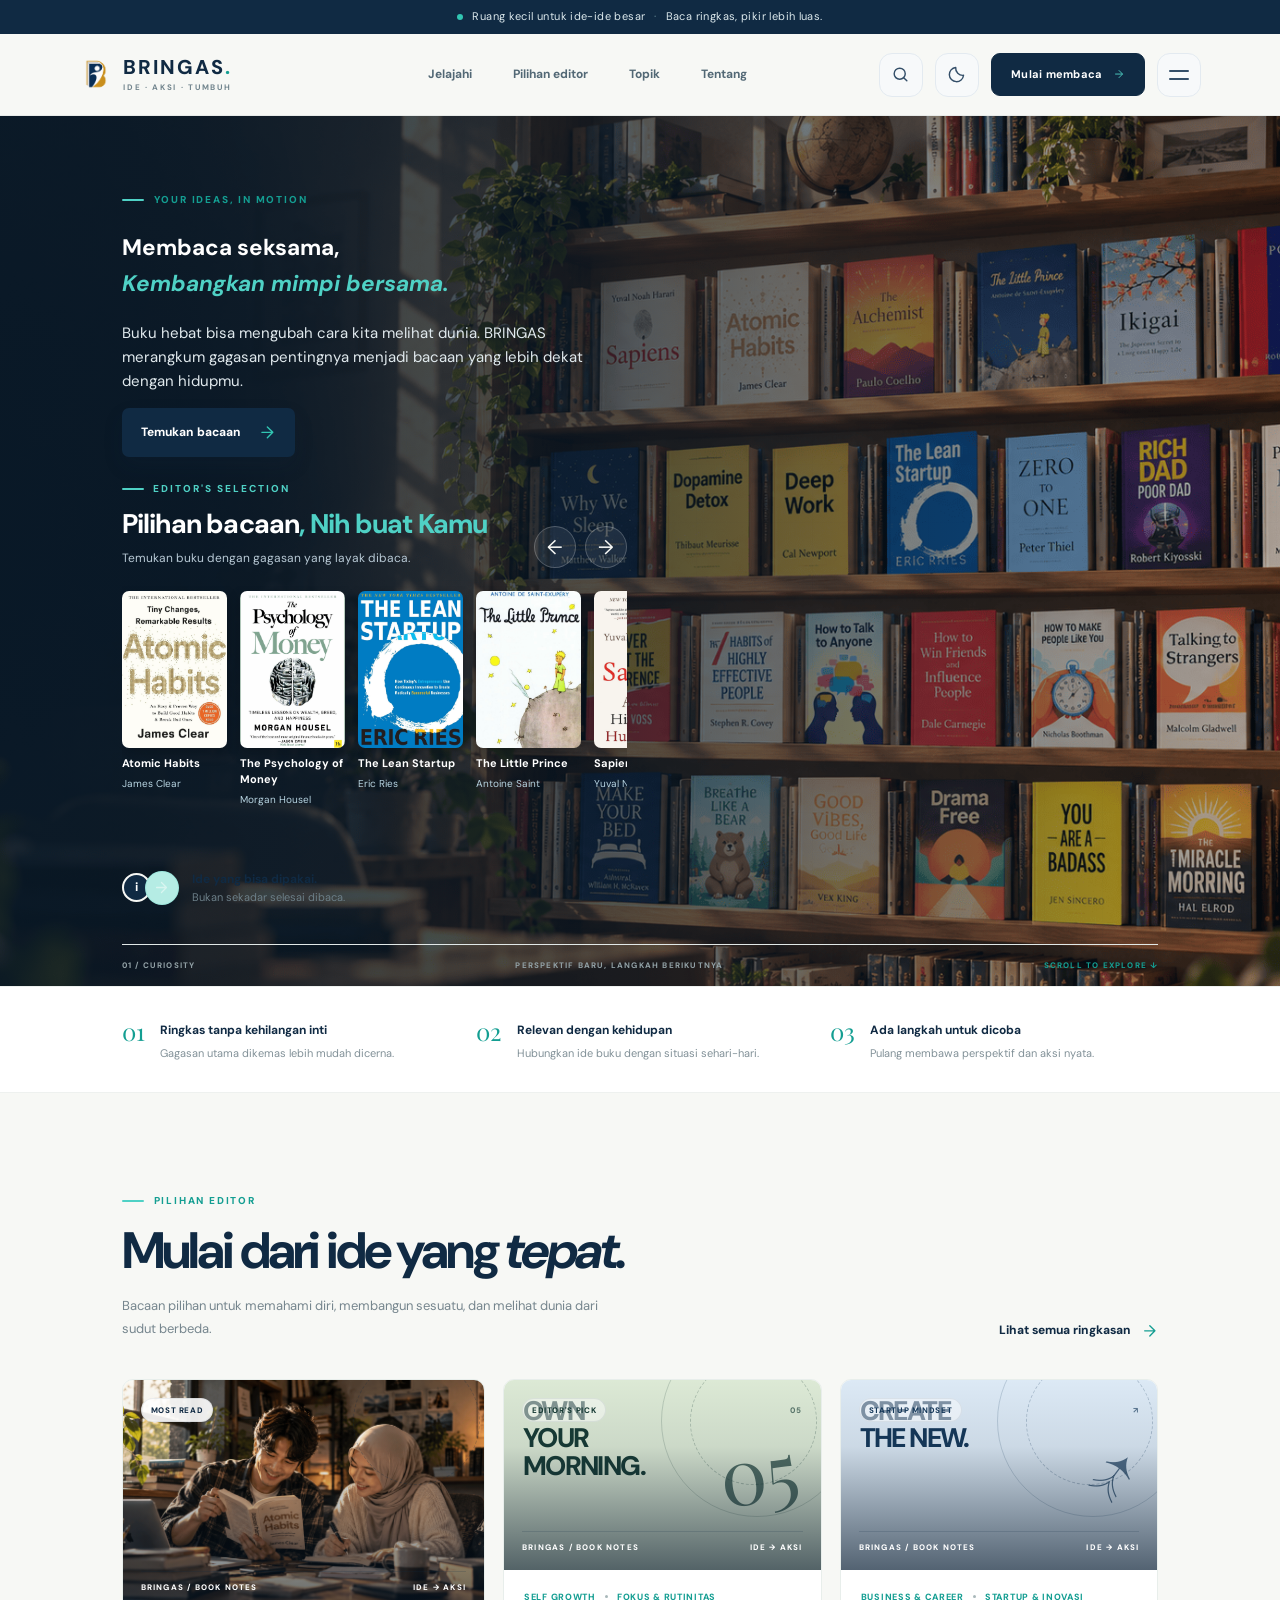
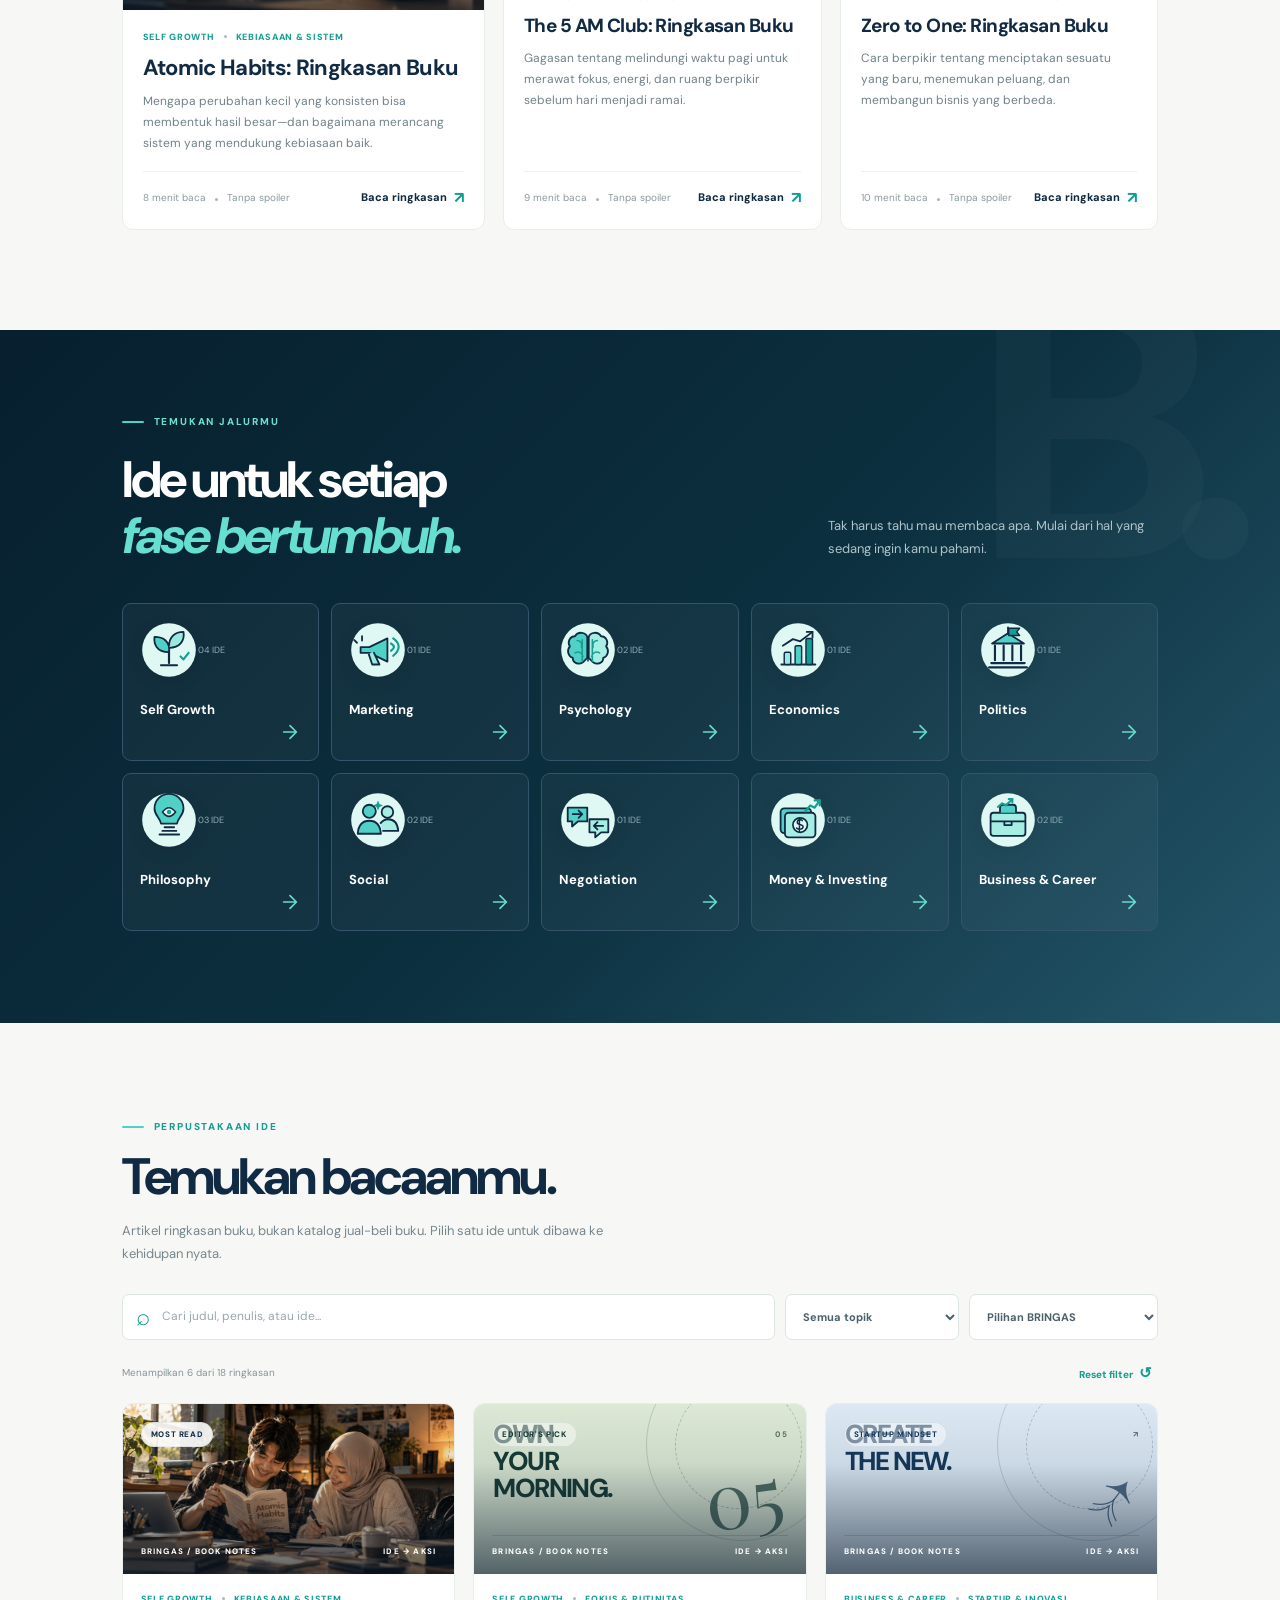
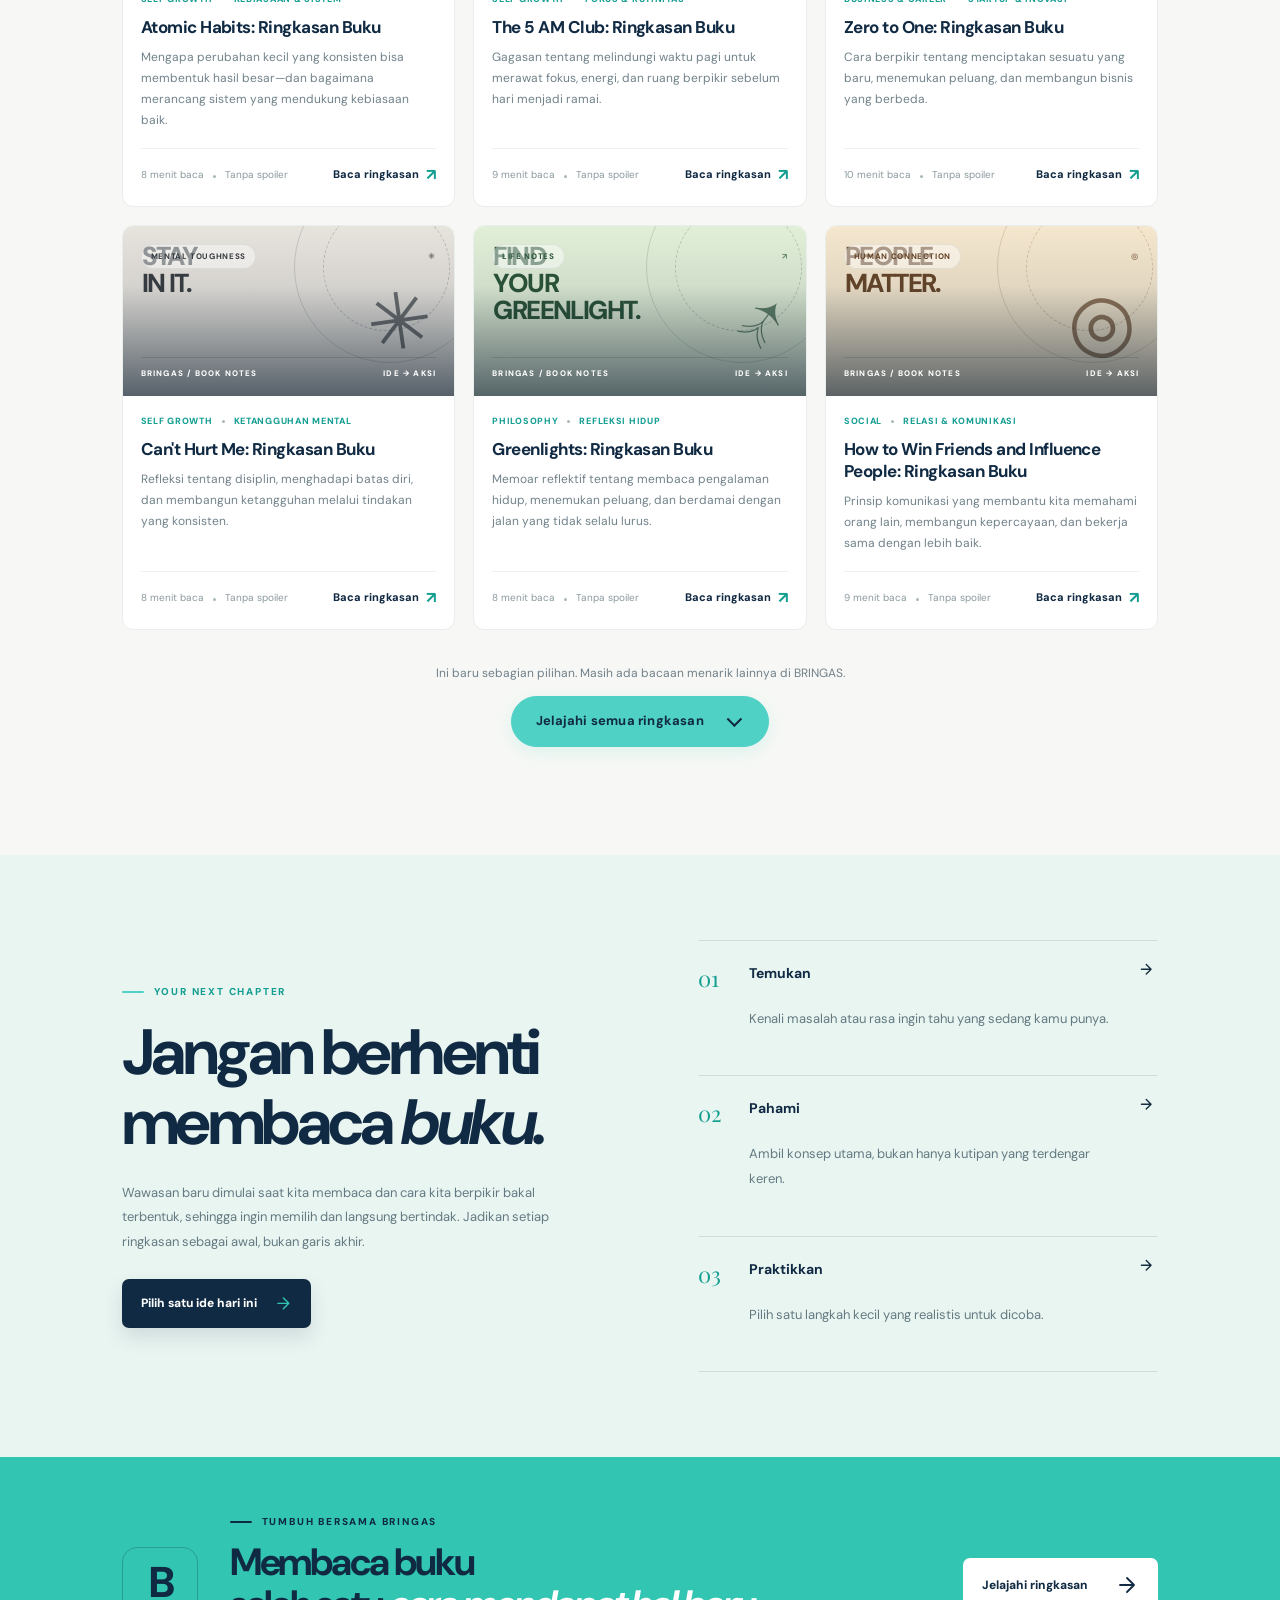
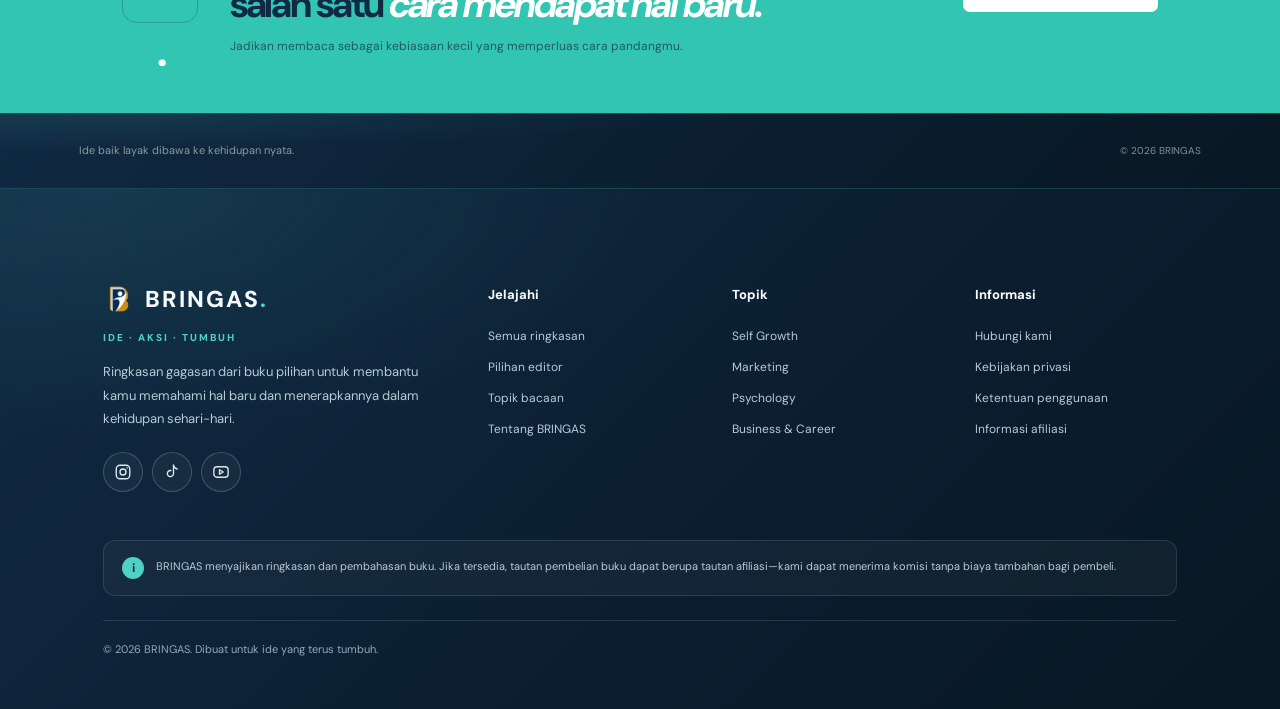
<file: index.html>
<!doctype html>
<html lang="id">
  <head>
    <meta charset="utf-8" />
    <meta name="viewport" content="width=device-width, initial-scale=1" />
    <title>BRINGAS — Baca Ide. Bangun Diri.</title>
    <meta
      name="description"
      content="Temukan ringkasan buku yang membuka perspektif baru, membantu mengambil keputusan, dan mengubah ide menjadi aksi bersama BRINGAS."
    />

    <!-- BRINGAS FAVICON -->
    <link rel="icon" type="image/png" href="assets/images/favicon.png" />
    <link rel="apple-touch-icon" href="assets/images/favicon.png" />
    <meta name="theme-color" content="#102A43" />

    <meta name="theme-color" content="#102a43" />
    <meta property="og:type" content="website" />
    <meta property="og:title" content="BRINGAS — Baca Ide. Bangun Diri." />
    <meta
      property="og:description"
      content="Ringkasan buku, ide besar, dan pelajaran praktis untuk kehidupan nyata."
    />
    <link rel="icon" type="image/svg+xml" href="assets/bringas-icon.svg" />
    <link rel="preconnect" href="https://fonts.googleapis.com" />
    <link rel="preconnect" href="https://fonts.gstatic.com" crossorigin />
    <link
      href="https://fonts.googleapis.com/css2?family=DM+Sans:wght@400;500;600;700;800&family=Manrope:wght@400;500;600;700;800&family=Playfair+Display:wght@600;700;800&display=swap"
      rel="stylesheet"
    />

    <link rel="stylesheet" href="style.css" />
  </head>
  <body>
    <div class="announcement">
      <span class="announce-dot"></span> Ruang kecil untuk ide-ide besar
      <span class="announce-sep">·</span> Baca ringkas, pikir lebih luas.
    </div>
    <header class="site-header" id="top">
      <a class="brand" href="#top" aria-label="BRINGAS beranda">
        <img src="assets/bringas-icon.png" alt="" class="brand-icon" />
        <span class="brand-word"
          >BRINGAS<span class="brand-period">.</span
          ><small>IDE · AKSI · TUMBUH</small></span
        >
      </a>
      <nav class="desktop-nav" aria-label="Navigasi utama">
        <a href="#jelajahi">Jelajahi</a
        ><a href="#pilihan-editor">Pilihan editor</a><a href="jalur/self-growth.html">Topik</a
        ><a href="#tentang">Tentang</a>
      </nav>
      <div class="header-actions">
        <button
          class="icon-btn header-search"
          id="searchOpen"
          type="button"
          aria-label="Buka pencarian"
          title="Cari artikel"
        >
          <svg
            xmlns="http://www.w3.org/2000/svg"
            width="20"
            height="20"
            viewBox="0 0 24 24"
            fill="none"
            stroke="currentColor"
            stroke-width="1.8"
            stroke-linecap="round"
            stroke-linejoin="round"
          >
            <circle cx="11" cy="11" r="7"></circle>
            <path d="m20 20-4-4"></path>
          </svg>
        </button>
        <button
          class="icon-btn theme-btn theme-toggle"
          id="themeToggle"
          type="button"
          aria-label="Ganti tema"
          title="Ganti tema"
        >
          <i data-lucide="moon"></i>
        </button>

       <a class="header-cta" href="#" id="startReadingBtn">
  Mulai membaca
  <span class="arrow-wrap" aria-hidden="true">
    <svg class="arrow-icon" viewBox="0 0 24 24" fill="none">
      <path
        d="M5 12h13M12 5l7 7-7 7"
        stroke="currentColor"
        stroke-width="1.8"
        stroke-linecap="round"
        stroke-linejoin="round"
      />
    </svg>
  </span>
</a>
        <button class="icon-btn mobile-menu-toggle" id="mobileMenuOpen" type="button"
          aria-label="Buka menu navigasi" aria-expanded="false" aria-controls="mobileMenu">
          <span class="hamburger-lines" aria-hidden="true"><i></i><i></i></span>
        </button>
      </div>
    </header>

    <main>
      <section class="hero" aria-labelledby="hero-title">
        <div class="hero-grid"></div>
        <div class="hero-copy">
          <div class="eyebrow">
            <span class="eyebrow-line"></span> YOUR IDEAS, IN MOTION
          </div>
          <h1 id="hero-title">
            Membaca seksama,<br /><em>Kembangkan mimpi bersama.</em>
          </h1>
          <p class="hero-lede">
            Buku hebat bisa mengubah cara kita melihat dunia. BRINGAS merangkum
            gagasan pentingnya menjadi bacaan yang lebih dekat dengan hidupmu.
          </p>
          <div class="hero-actions">
            <a class="btn btn-primary" href="#pilihan-editor"
              >Temukan bacaan <span class="arrow-wrap"><svg class="arrow-icon" aria-hidden="true" viewBox="0 0 24 24" fill="none"><path d="M5 12h13M12 5l7 7-7 7" stroke="currentColor" stroke-width="1.8" stroke-linecap="round" stroke-linejoin="round"/></svg></span></a
            >
            <div class="book-carousel-section">
              <div class="book-carousel-heading">
                <div class="book-heading-copy">
                  <div class="book-eyebrow">
                    <span class="eyebrow-line"></span>
                    <span>EDITOR'S SELECTION</span>
                  </div>

                  <h3>Pilihan bacaan<span>, Nih buat Kamu</span></h3>

                  <p>Temukan buku dengan gagasan yang layak dibaca.</p>
                </div>

                <div class="carousel-controls">
                  <button
                    id="bookPrev"
                    type="button"
                    aria-label="Buku sebelumnya"
                  >
                    ←
                  </button>
                  <button
                    id="bookNext"
                    type="button"
                    aria-label="Buku berikutnya"
                  >
                    →
                  </button>
                </div>
              </div>

              <div class="book-carousel" id="bookCarousel">
                <a class="book-item" href="LINK-AFFILIATE-1">
                  <img
                    src="assets/books/atomic-habits.PNG"
                    alt="Atomic Habits"
                  />
                  <strong>Atomic Habits</strong>
                  <small>James Clear</small>
                </a>

                <a class="book-item" href="LINK-AFFILIATE-2">
                  <img
                    src="assets/books/psychology-money.PNG"
                    alt="The Psychology of Money"
                  />
                  <strong>The Psychology of Money</strong>
                  <small>Morgan Housel</small>
                </a>

                <a class="book-item" href="LINK-AFFILIATE-3">
                  <img
                    src="assets/books/lean-startup.PNG"
                    alt="The Lean Startup"
                  />
                  <strong>The Lean Startup</strong>
                  <small>Eric Ries</small>
                </a>
                <a class="book-item" href="LINK-AFFILIATE-4">
                  <img
                    src="assets/books/the-little-prince.PNG"
                    alt="the-little-prince"
                  />
                  <strong>The Little Prince</strong>
                  <small>Antoine Saint</small>
                </a>
                <a class="book-item" href="LINK-AFFILIATE-5">
                  <img src="assets/books/sapiens.PNG" alt="The Lean Startup" />
                  <strong>Sapiens</strong>
                  <small>Yuval Noah</small>
                </a>
              </div>
            </div>
          </div>
          <div class="hero-proof">
            <div class="proof-avatars" aria-hidden="true">
              <span class="proof-mark">i</span><span class="proof-arrow" aria-hidden="true"><svg class="arrow-icon" viewBox="0 0 24 24" fill="none"><path d="M5 12h13M12 5l7 7-7 7" stroke="currentColor" stroke-width="1.8" stroke-linecap="round" stroke-linejoin="round"/></svg></span>
            </div>
            <p>
              <strong>Ide yang bisa dipakai.</strong><br /><span
                >Bukan sekadar selesai dibaca.</span
              >
            </p>
          </div>
        </div>

        <div class="hero-bottomline">
          <span>01 / CURIOSITY</span
          ><span class="bottomline-center"
            >PERSPEKTIF BARU, LANGKAH BERIKUTNYA</span
          ><a href="#jelajahi">SCROLL TO EXPLORE ↓</a>
        </div>
      </section>

      <section class="value-strip" id="jelajahi">
        <div class="value-item">
          <span class="value-no">01</span>
          <div>
            <b>Ringkas tanpa kehilangan inti</b>
            <p>Gagasan utama dikemas lebih mudah dicerna.</p>
          </div>
        </div>
        <div class="value-item">
          <span class="value-no">02</span>
          <div>
            <b>Relevan dengan kehidupan</b>
            <p>Hubungkan ide buku dengan situasi sehari-hari.</p>
          </div>
        </div>
        <div class="value-item">
          <span class="value-no">03</span>
          <div>
            <b>Ada langkah untuk dicoba</b>
            <p>Pulang membawa perspektif dan aksi nyata.</p>
          </div>
        </div>
      </section>

      <section class="section featured-section" id="pilihan-editor">
        <div class="section-heading">
          <div>
            <p class="eyebrow">
              <span class="eyebrow-line"></span> PILIHAN EDITOR
            </p>
            <h2>Mulai dari ide yang <em>tepat.</em></h2>
            <p class="section-sub">
              Bacaan pilihan untuk memahami diri, membangun sesuatu, dan melihat
              dunia dari sudut berbeda.
            </p>
          </div>
          <a class="text-link desktop-only" href="#semua-artikel"
            >Lihat semua ringkasan <span class="arrow-wrap"><svg class="arrow-icon" aria-hidden="true" viewBox="0 0 24 24" fill="none"><path d="M5 12h13M12 5l7 7-7 7" stroke="currentColor" stroke-width="1.8" stroke-linecap="round" stroke-linejoin="round"/></svg></span></a
          >
        </div>
        <div class="featured-grid" id="featuredGrid"></div>
      </section>

      <section class="topic-section" id="topik">
        <div class="topic-heading">
          <div>
            <p class="eyebrow eyebrow-light">
              <span class="eyebrow-line"></span> TEMUKAN JALURMU
            </p>
            <h2>Ide untuk setiap<br /><em>fase bertumbuh.</em></h2>
          </div>
          <p>
            Tak harus tahu mau membaca apa. Mulai dari hal yang sedang ingin
            kamu pahami.
          </p>
        </div>
        <div class="topic-grid" id="topicGrid"></div>
      </section>

      <section class="section browse-section" id="semua-artikel">
        <div class="section-heading browse-heading">
          <div>
            <p class="eyebrow">
              <span class="eyebrow-line"></span> PERPUSTAKAAN IDE
            </p>
            <h2>Temukan bacaanmu.</h2>
            <p class="section-sub">
              Artikel ringkasan buku, bukan katalog jual-beli buku. Pilih satu
              ide untuk dibawa ke kehidupan nyata.
            </p>
          </div>
        </div>
        <div class="browse-controls">
          <label class="search-field"
            ><span>⌕</span
            ><input
              id="searchInput"
              type="search"
              placeholder="Cari judul, penulis, atau ide..."
              aria-label="Cari artikel ringkasan"
          /></label>
          <div class="filter-wrap">
            <label for="topicFilter" class="sr-only">Filter topik</label
            ><select id="topicFilter">
              <option value="all">Semua topik</option>
            </select>
          </div>
          <div class="sort-wrap">
            <label for="sortFilter" class="sr-only">Urutkan artikel</label
            ><select id="sortFilter">
              <option value="featured">Pilihan BRINGAS</option>
              <option value="az">Judul A–Z</option>
              <option value="short">Waktu baca tercepat</option>
            </select>
          </div>
        </div>
        <div class="results-line">
          <span id="resultCount">Memuat bacaan…</span
          ><button class="clear-filter" id="clearFilters">
            Reset filter <span>↺</span>
          </button>
        </div>
        <!-- GRID ARTIKEL -->
        <div class="article-grid" id="articleGrid"></div>

        <!-- TOMBOL LIHAT SEMUA -->
        <div class="library-more-wrap" id="libraryMoreWrap">
          <p class="library-more-note" id="libraryMoreNote">
            Masih banyak ide menarik di perpustakaan BRINGAS.
          </p>

          <button
            class="btn btn-outline library-more-btn"
            id="libraryMoreBtn"
            type="button"
            aria-expanded="false"
          >
            Jelajahi semua ringkasan
            <span class="arrow-wrap" aria-hidden="true"><svg class="arrow-icon" aria-hidden="true" viewBox="0 0 24 24" fill="none"><path d="M5 12h13M12 5l7 7-7 7" stroke="currentColor" stroke-width="1.8" stroke-linecap="round" stroke-linejoin="round"/></svg></span>
          </button>
        </div>
        <div class="empty-state" id="emptyState" hidden>
          <span>⌕</span>
          <h3>Belum ada ide yang cocok.</h3>
          <p>Coba kata kunci atau topik yang lain.</p>
          <button class="btn btn-outline" id="emptyReset">
            Lihat semua artikel
          </button>
        </div>
      </section>

      <section class="reading-path">
        <div class="path-copy">
          <p class="eyebrow">
            <span class="eyebrow-line"></span> YOUR NEXT CHAPTER
          </p>
          <h2>Jangan berhenti<br />membaca <em>buku.</em></h2>
          <p>
            Wawasan baru dimulai saat kita membaca dan cara kita berpikir bakal
            terbentuk, sehingga ingin memilih dan langsung bertindak. Jadikan
            setiap ringkasan sebagai awal, bukan garis akhir.
          </p>
          <a class="btn btn-primary" href="#semua-artikel"
            >Pilih satu ide hari ini <span class="arrow-wrap"><svg class="arrow-icon" aria-hidden="true" viewBox="0 0 24 24" fill="none"><path d="M5 12h13M12 5l7 7-7 7" stroke="currentColor" stroke-width="1.8" stroke-linecap="round" stroke-linejoin="round"/></svg></span></a
          >
        </div>
        <div class="path-steps">
          <a class="path-step" href="./path/temukan/">
  <span class="path-number">01</span>
  <div class="path-copy">
    <b>Temukan</b>
    <p>Kenali masalah atau rasa ingin tahu yang sedang kamu punya.</p>
  </div>
  <svg class="arrow-icon" viewBox="0 0 24 24" aria-hidden="true">
    <path d="M5 12h14M12 5l7 7-7 7"
          fill="none" stroke="currentColor"
          stroke-width="2" stroke-linecap="round"
          stroke-linejoin="round"/>
  </svg>
</a>
          <a class="path-step" href="./path/pahami/">
  <span class="path-number">02</span>
  <div class="path-copy">
    <b>Pahami</b>
    <p>Ambil konsep utama, bukan hanya kutipan yang terdengar keren.</p>
  </div>
  <svg class="arrow-icon" viewBox="0 0 24 24" aria-hidden="true">
    <path d="M5 12h14M12 5l7 7-7 7"
          fill="none" stroke="currentColor"
          stroke-width="2" stroke-linecap="round"
          stroke-linejoin="round"/>
  </svg>
</a>
            <a class="path-step" href="./path/praktikkan/">
  <span class="path-number">03</span>
  <div class="path-copy">
    <b>Praktikkan</b>
    <p>Pilih satu langkah kecil yang realistis untuk dicoba.</p>
  </div>
  <svg class="arrow-icon" viewBox="0 0 24 24" aria-hidden="true">
    <path d="M5 12h14M12 5l7 7-7 7"
          fill="none" stroke="currentColor"
          stroke-width="2" stroke-linecap="round"
          stroke-linejoin="round"/>
  </svg>
</a>
        </div>
      </section>

      <section class="newsletter-section" id="tentang">
        <div class="newsletter-mark">B<span>.</span></div>
        <div class="newsletter-copy">
          <p class="eyebrow">
            <span class="eyebrow-line"></span> TUMBUH BERSAMA BRINGAS
          </p>
          <h2>Membaca buku<br />salah satu <em>cara mendapat hal baru.</em></h2>
          <p>
            Jadikan membaca sebagai kebiasaan kecil yang memperluas cara
            pandangmu.
          </p>
        </div>
        <a class="btn btn-light" href="#semua-artikel"
          >Jelajahi ringkasan <span class="arrow-wrap"><svg class="arrow-icon" aria-hidden="true" viewBox="0 0 24 24" fill="none"><path d="M5 12h13M12 5l7 7-7 7" stroke="currentColor" stroke-width="1.8" stroke-linecap="round" stroke-linejoin="round"/></svg></span></a
        >
      </section>
    </main>

    <footer class="site-footer">
      <p>Ide baik layak dibawa ke kehidupan nyata.</p>
      <div class="footer-right">
        <span>© <span id="year"></span> BRINGAS</span>
      </div>
    </footer>
  <div class="mobile-menu-backdrop" id="mobileMenuBackdrop" hidden></div>
  <aside class="mobile-menu-panel" id="mobileMenu" aria-label="Menu navigasi" aria-hidden="true">
    <div class="mobile-menu-head">
      <div>
        <span class="mobile-menu-eyebrow">BRINGAS / NAVIGASI</span>
        <p>Jelajahi gagasan.</p>
      </div>
      <button class="mobile-menu-close" id="mobileMenuClose" type="button" aria-label="Tutup menu">×</button>
    </div>
    <nav class="mobile-menu-links" aria-label="Navigasi halaman">
  <a href="#jelajahi">
    <span>01</span> Mulai dari sini
    <b class="menu-arrow" aria-hidden="true">
      <svg viewBox="0 0 24 24" fill="none">
        <path d="M7 17 17 7M8 7h9v9"
          stroke="currentColor" stroke-width="1.8"
          stroke-linecap="round" stroke-linejoin="round"/>
      </svg>
    </b>
  </a>

  <a href="#pilihan-editor">
    <span>02</span> Pilihan editor
    <b class="menu-arrow" aria-hidden="true">
      <svg viewBox="0 0 24 24" fill="none">
        <path d="M7 17 17 7M8 7h9v9"
          stroke="currentColor" stroke-width="1.8"
          stroke-linecap="round" stroke-linejoin="round"/>
      </svg>
    </b>
  </a>

  <a href="#topik">
    <span>03</span> Temukan jalurmu
    <b class="menu-arrow" aria-hidden="true">
      <svg viewBox="0 0 24 24" fill="none">
        <path d="M7 17 17 7M8 7h9v9"
          stroke="currentColor" stroke-width="1.8"
          stroke-linecap="round" stroke-linejoin="round"/>
      </svg>
    </b>
  </a>

  <a href="#semua-artikel">
    <span>04</span> Semua ringkasan
    <b class="menu-arrow" aria-hidden="true">
      <svg viewBox="0 0 24 24" fill="none">
        <path d="M7 17 17 7M8 7h9v9"
          stroke="currentColor" stroke-width="1.8"
          stroke-linecap="round" stroke-linejoin="round"/>
      </svg>
    </b>
  </a>

  <a href="#tentang">
    <span>05</span> Tentang BRINGAS
    <b class="menu-arrow" aria-hidden="true">
      <svg viewBox="0 0 24 24" fill="none">
        <path d="M7 17 17 7M8 7h9v9"
          stroke="currentColor" stroke-width="1.8"
          stroke-linecap="round" stroke-linejoin="round"/>
      </svg>
    </b>
  </a>

  <a href="#afiliasi">
    <span>06</span> Afiliasi
    <b class="menu-arrow" aria-hidden="true">
      <svg viewBox="0 0 24 24" fill="none">
        <path d="M7 17 17 7M8 7h9v9"
          stroke="currentColor" stroke-width="1.8"
          stroke-linecap="round" stroke-linejoin="round"/>
      </svg>
    </b>
  </a>

  <a href="#footer">
    <span>07</span> Informasi lengkap
    <b class="menu-arrow" aria-hidden="true">
      <svg viewBox="0 0 24 24" fill="none">
        <path d="M7 17 17 7M8 7h9v9"
          stroke="currentColor" stroke-width="1.8"
          stroke-linecap="round" stroke-linejoin="round"/>
      </svg>
    </b>
  </a>
</nav>
    </nav>
    <div class="mobile-menu-foot">
      <span>IDE · AKSI · TUMBUH</span>
     <a href="#footer" class="mobile-follow-link">
  Ikuti BRINGAS
  <b class="mobile-follow-arrow" aria-hidden="true">
    <svg viewBox="0 0 24 24" focusable="false">
      <path d="M7 17 17 7M8 7h9v9" />
    </svg>
  </b>
</a>
    </div>
  </aside>


    <dialog class="search-dialog" id="searchDialog">
      <form method="dialog">
        <button class="dialog-close" aria-label="Tutup pencarian">×</button>
        <p class="eyebrow"><span class="eyebrow-line"></span> CARI IDE</p>
        <h2>Apa yang ingin kamu <em>pahami?</em></h2>
        <label class="search-field dialog-search"
          ><span>⌕</span
          ><input
            id="dialogSearchInput"
            type="search"
            placeholder="Coba: kebiasaan, bisnis, negosiasi…"
            aria-label="Cari artikel"
        /></label>
        <div
          class="dialog-results"
          id="dialogSearchResults"
          aria-live="polite"
        ></div>
        <p class="dialog-hint">
          Ketik kata kunci untuk melihat artikel yang cocok.
        </p>
      </form>
    </dialog>
    <script src="script.js"></script>
    <footer class="site-footer" id="footer">
      <div class="footer-inner">
        <div class="footer-main">
          <div class="footer-brand">
            <a
              class="footer-logo"
              href="#top"
              aria-label="BRINGAS, kembali ke atas"
            >
              <img src="assets/bringas-icon.png" alt="" />
              <span>BRINGAS<span class="footer-period">.</span></span>
            </a>

            <p class="footer-tagline">Ide · Aksi · Tumbuh</p>
            <p class="footer-description">
              Ringkasan gagasan dari buku pilihan untuk membantu kamu memahami
              hal baru dan menerapkannya dalam kehidupan sehari-hari.
            </p>

            <div class="footer-socials" aria-label="Media sosial BRINGAS">
              <a
                href="https://www.instagram.com/USERNAME"
                aria-label="Instagram BRINGAS"
                target="_blank"
                rel="noopener noreferrer"
              >
                <svg viewBox="0 0 24 24" aria-hidden="true">
                  <rect x="3" y="3" width="18" height="18" rx="5"></rect>
                  <circle cx="12" cy="12" r="4"></circle>
                  <circle
                    class="social-icon-dot"
                    cx="17.5"
                    cy="6.5"
                    r="1"
                  ></circle>
                </svg>
              </a>

              <a
                href="https://www.tiktok.com/@USERNAME"
                aria-label="TikTok BRINGAS"
                target="_blank"
                rel="noopener noreferrer"
              >
                <svg viewBox="0 0 24 24" aria-hidden="true">
                  <path d="M14 3v11.1a4.1 4.1 0 1 1-3.5-4.05"></path>
                  <path d="M14 3c.4 2.8 2.2 4.6 5 5"></path>
                </svg>
              </a>

              <a
                href="https://www.youtube.com/@USERNAME"
                aria-label="YouTube BRINGAS"
                target="_blank"
                rel="noopener noreferrer"
              >
                <svg viewBox="0 0 24 24" aria-hidden="true">
                  <rect x="2.5" y="5" width="19" height="14" rx="4"></rect>
                  <path d="m10 9 5 3-5 3z"></path>
                </svg>
              </a>
            </div>
          </div>

          <nav class="footer-links" aria-label="Jelajahi BRINGAS">
            <h2>Jelajahi</h2>
            <a href="#semua-artikel">Semua ringkasan</a>
            <a href="#pilihan-editor">Pilihan editor</a>
            <a href="jalur/marketing.html">Topik bacaan</a>
            <a href="#tentang">Tentang BRINGAS</a>
          </nav>

          <nav class="footer-links" aria-label="Kategori bacaan">
            <h2>Topik</h2>
            <a href="jalur/psychology.html">Self Growth</a>
            <a href="jalur/business-career.html">Marketing</a>
            <a href="#topik">Psychology</a>
            <a href="#topik">Business &amp; Career</a>
          </nav>

          <nav class="footer-links" aria-label="Informasi">
            <h2>Informasi</h2>
            <a href="#kontak">Hubungi kami</a>
            <a href="#kebijakan-privasi">Kebijakan privasi</a>
            <a href="#ketentuan">Ketentuan penggunaan</a>
            <a href="#afiliasi">Informasi afiliasi</a>
          </nav>
        </div>

        <div class="footer-note" id="afiliasi">
          <span class="footer-note-mark">i</span>
          <p>
            BRINGAS menyajikan ringkasan dan pembahasan buku. Jika tersedia,
            tautan pembelian buku dapat berupa tautan afiliasi—kami dapat
            menerima komisi tanpa biaya tambahan bagi pembeli.
          </p>
        </div>

        <div class="footer-bottom">
          <p>
            © <span id="footerYear">2026</span> BRINGAS. Dibuat untuk ide yang
            terus tumbuh.
          </p>
        </div>
      </div>
    </footer>
  </body>
</html>
</file>
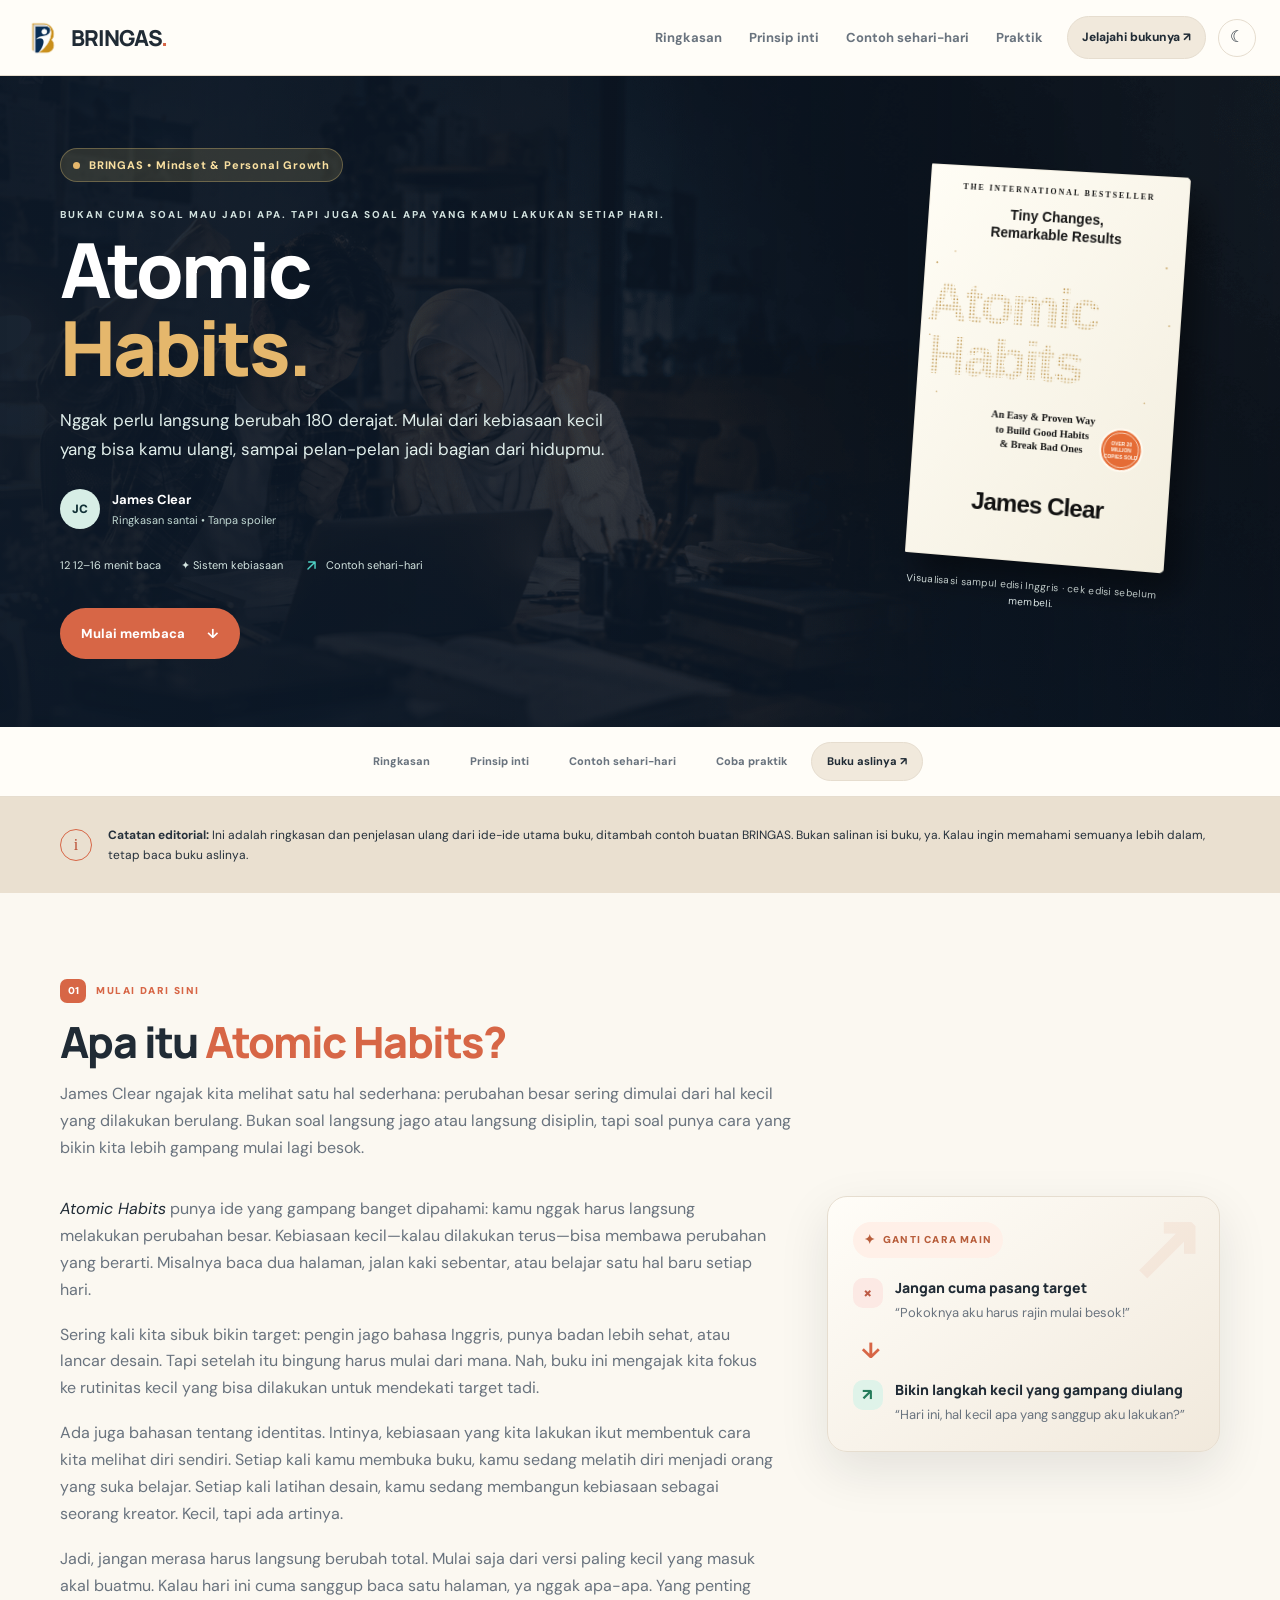
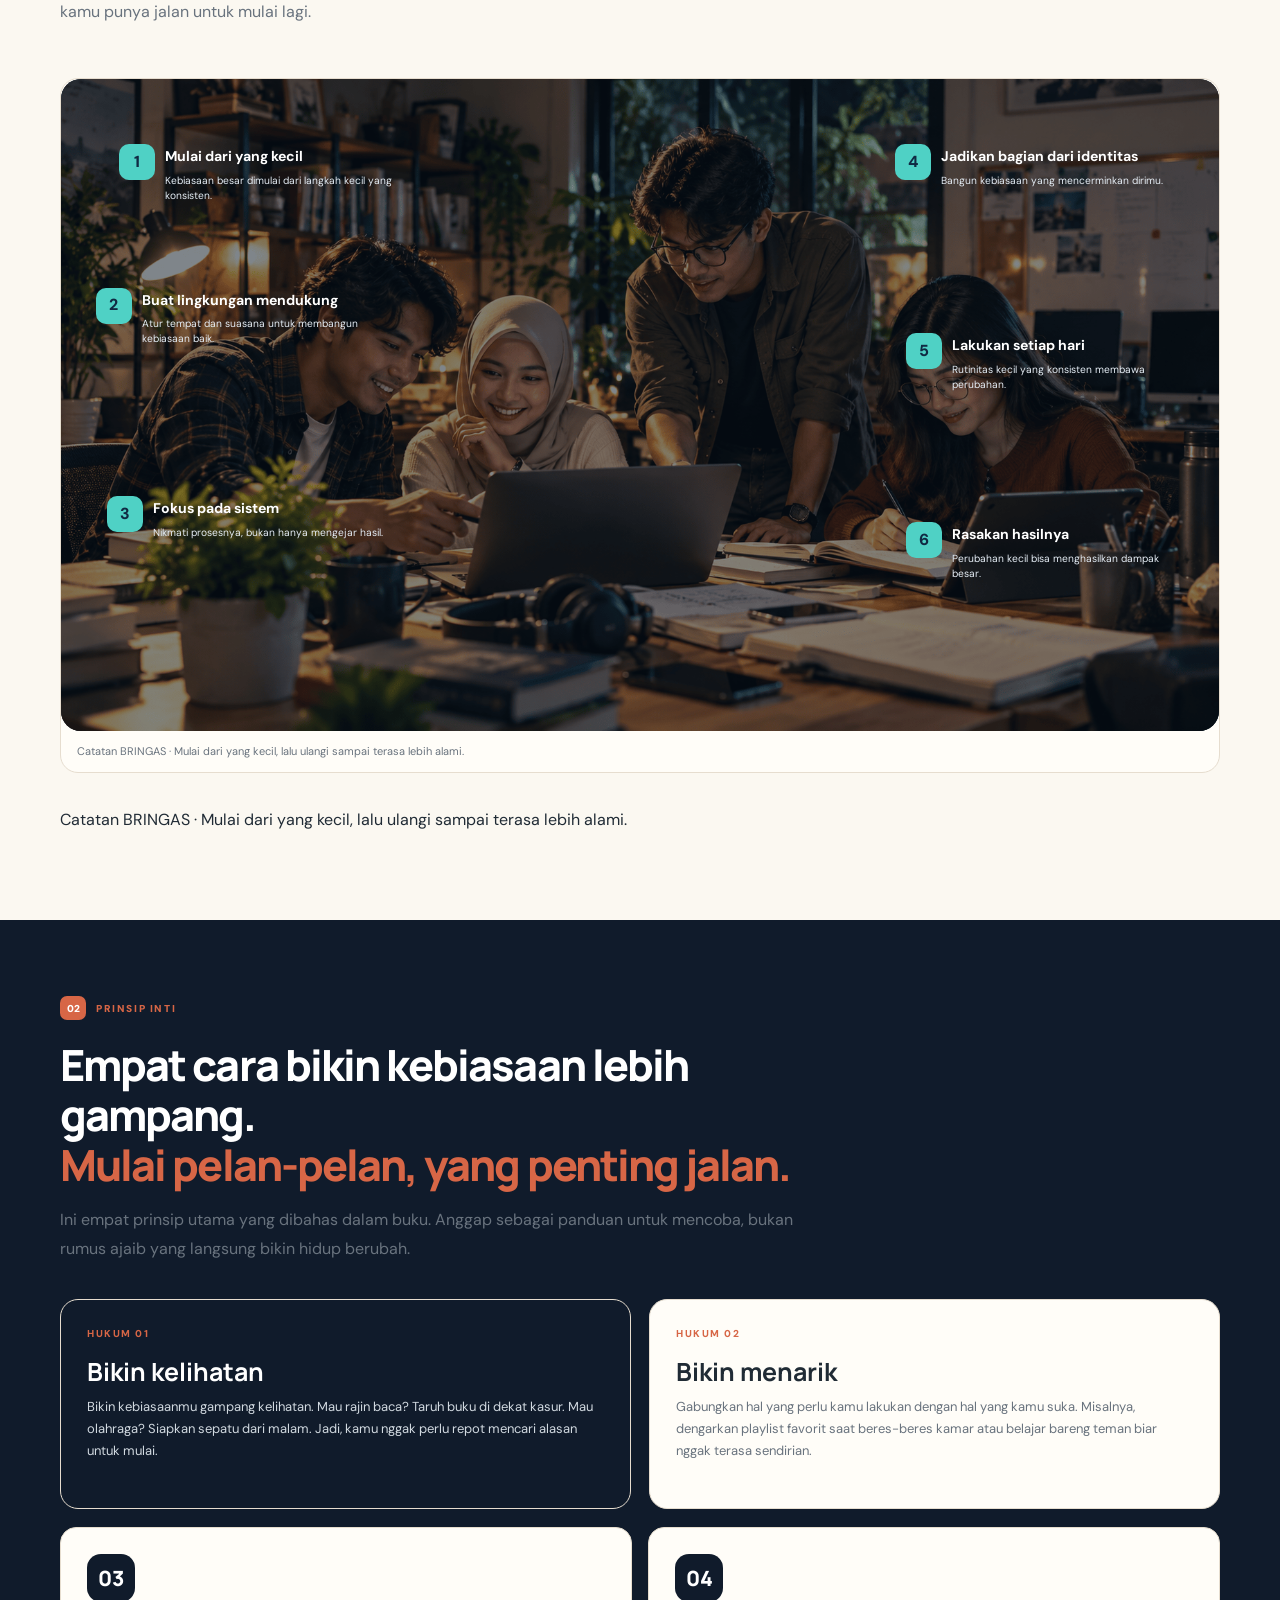
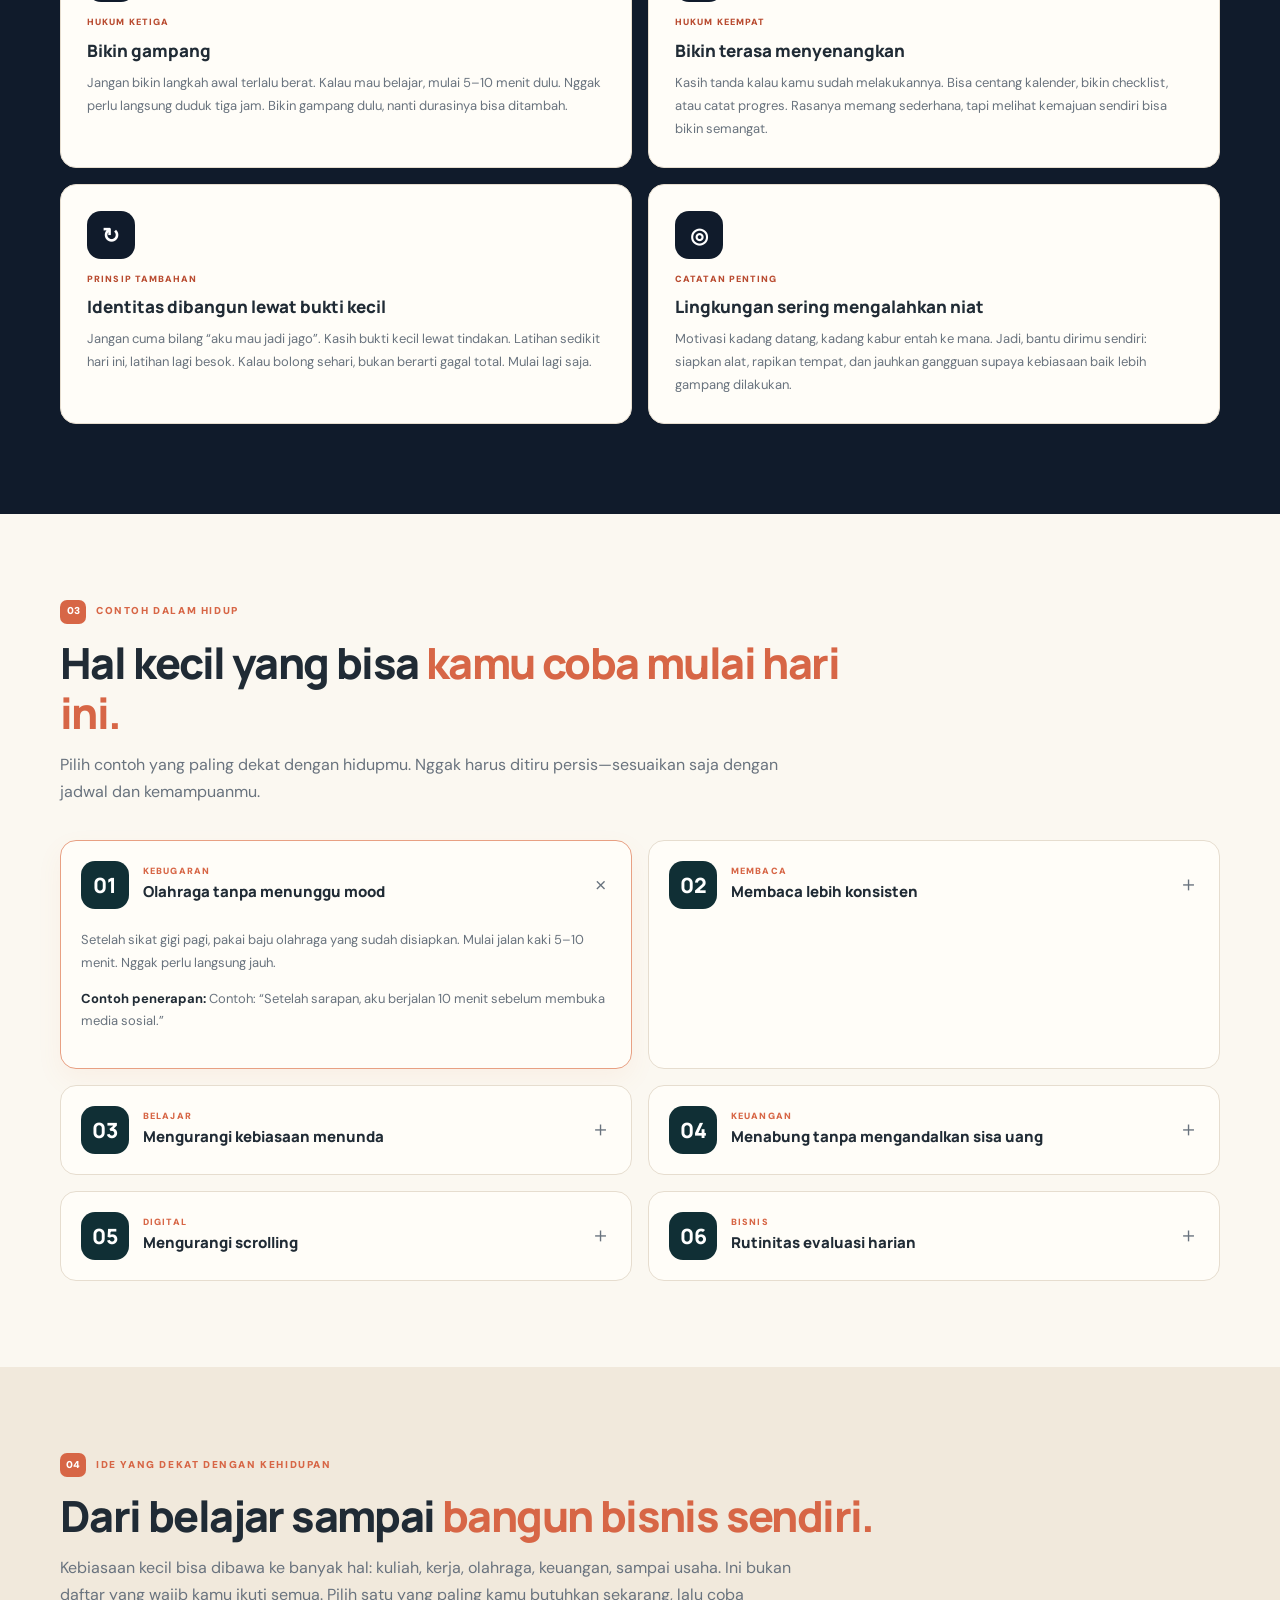
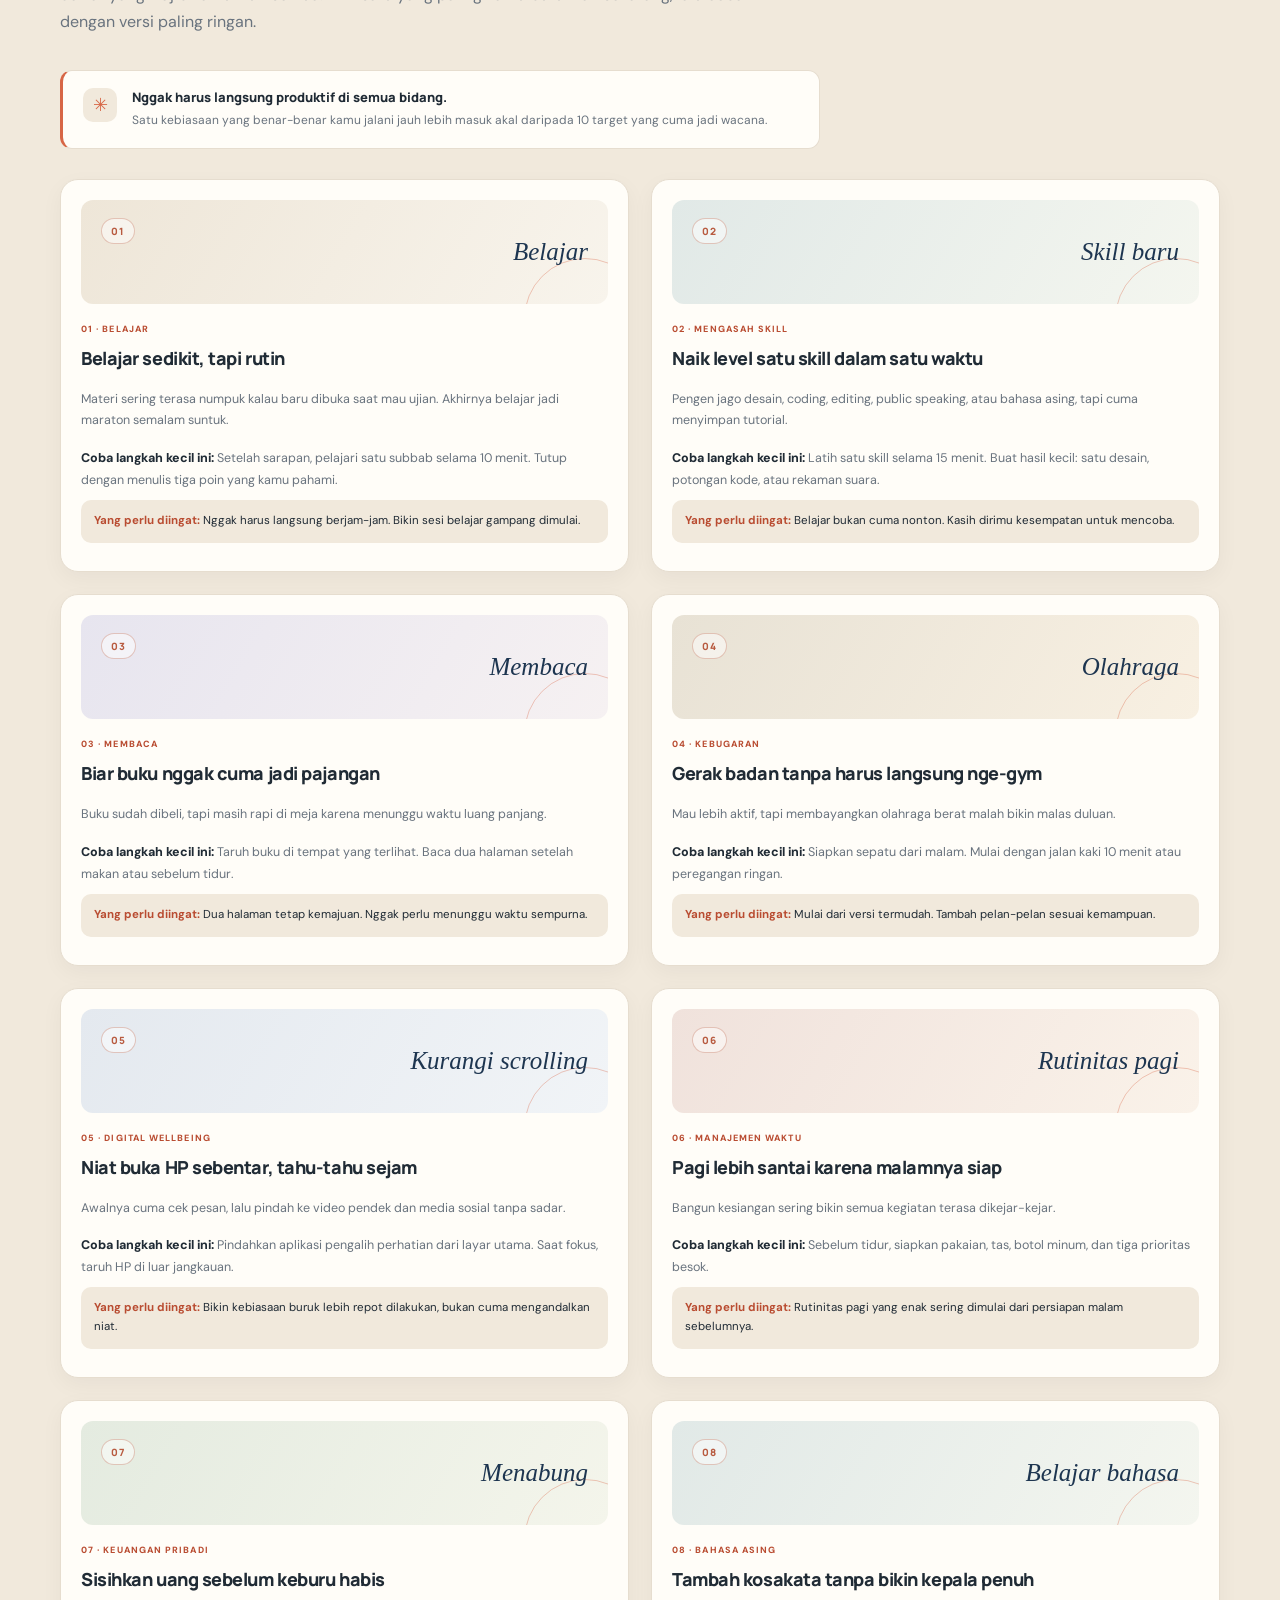
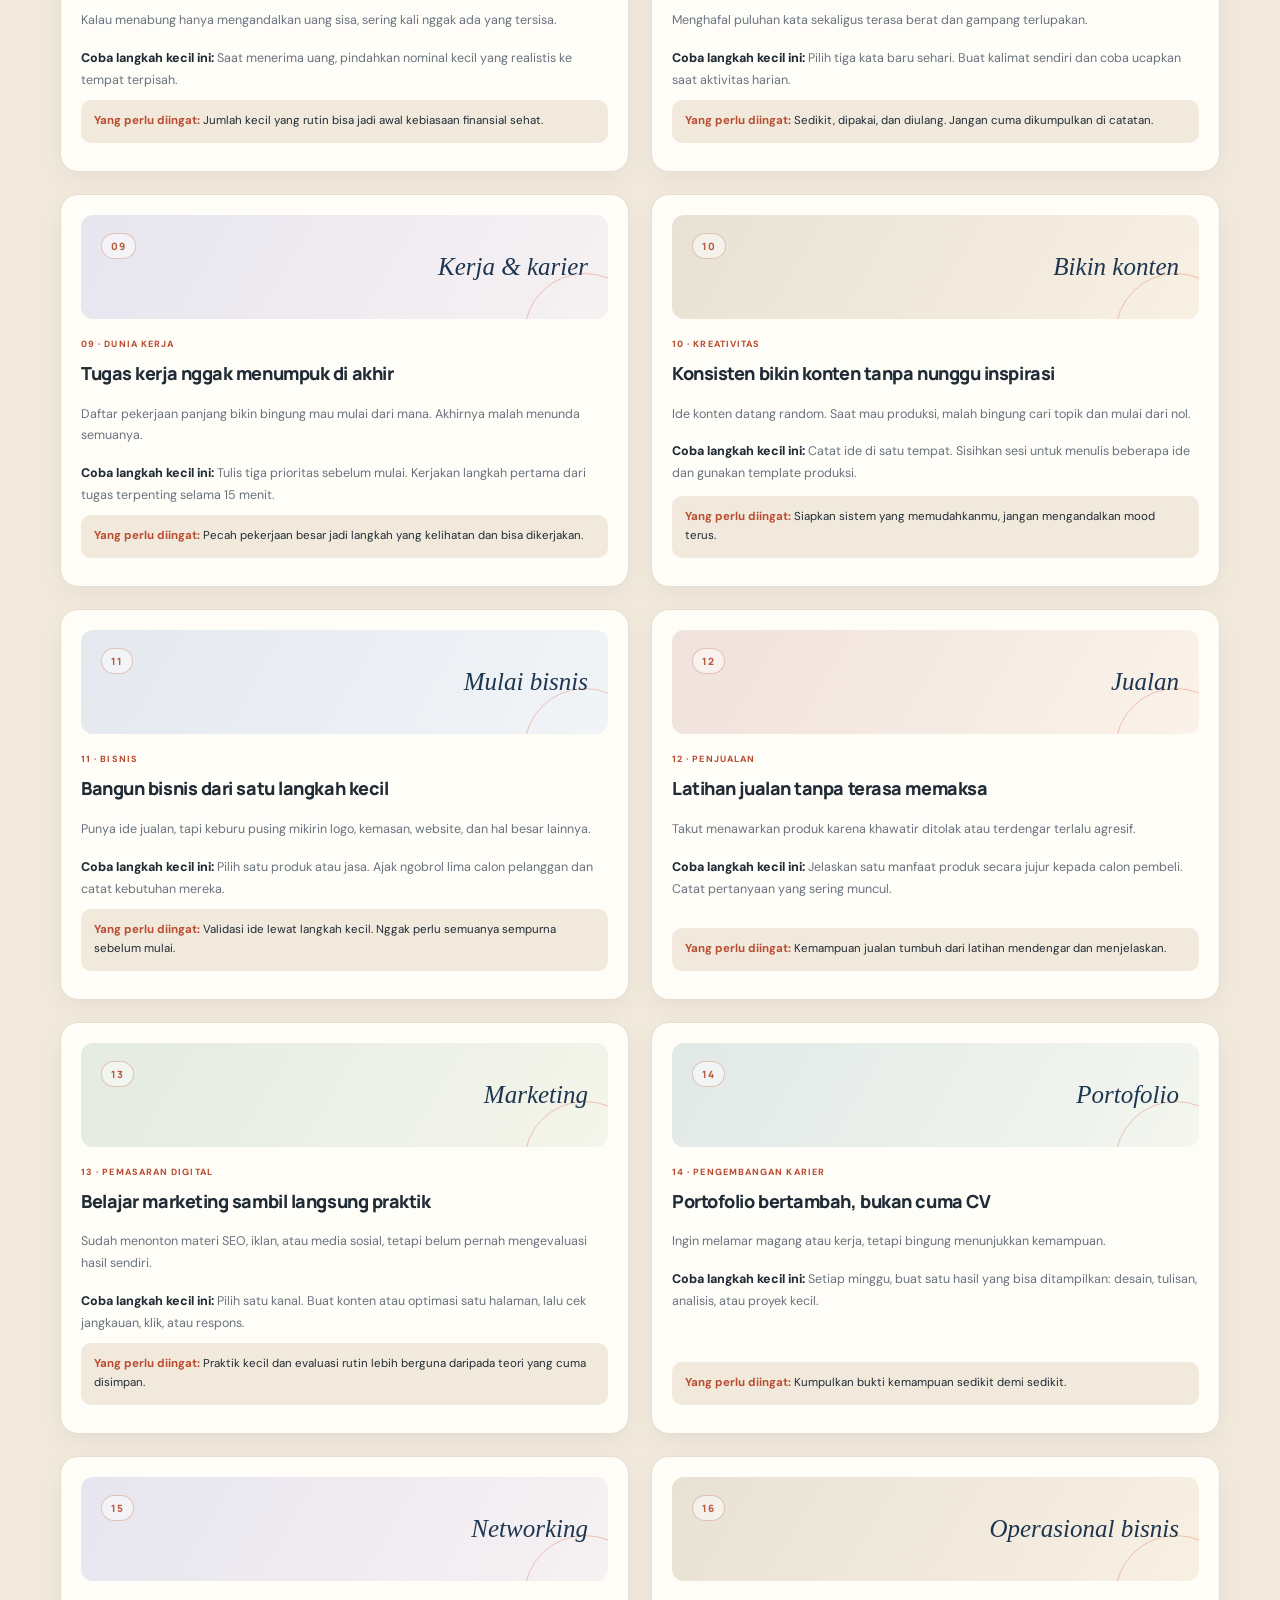
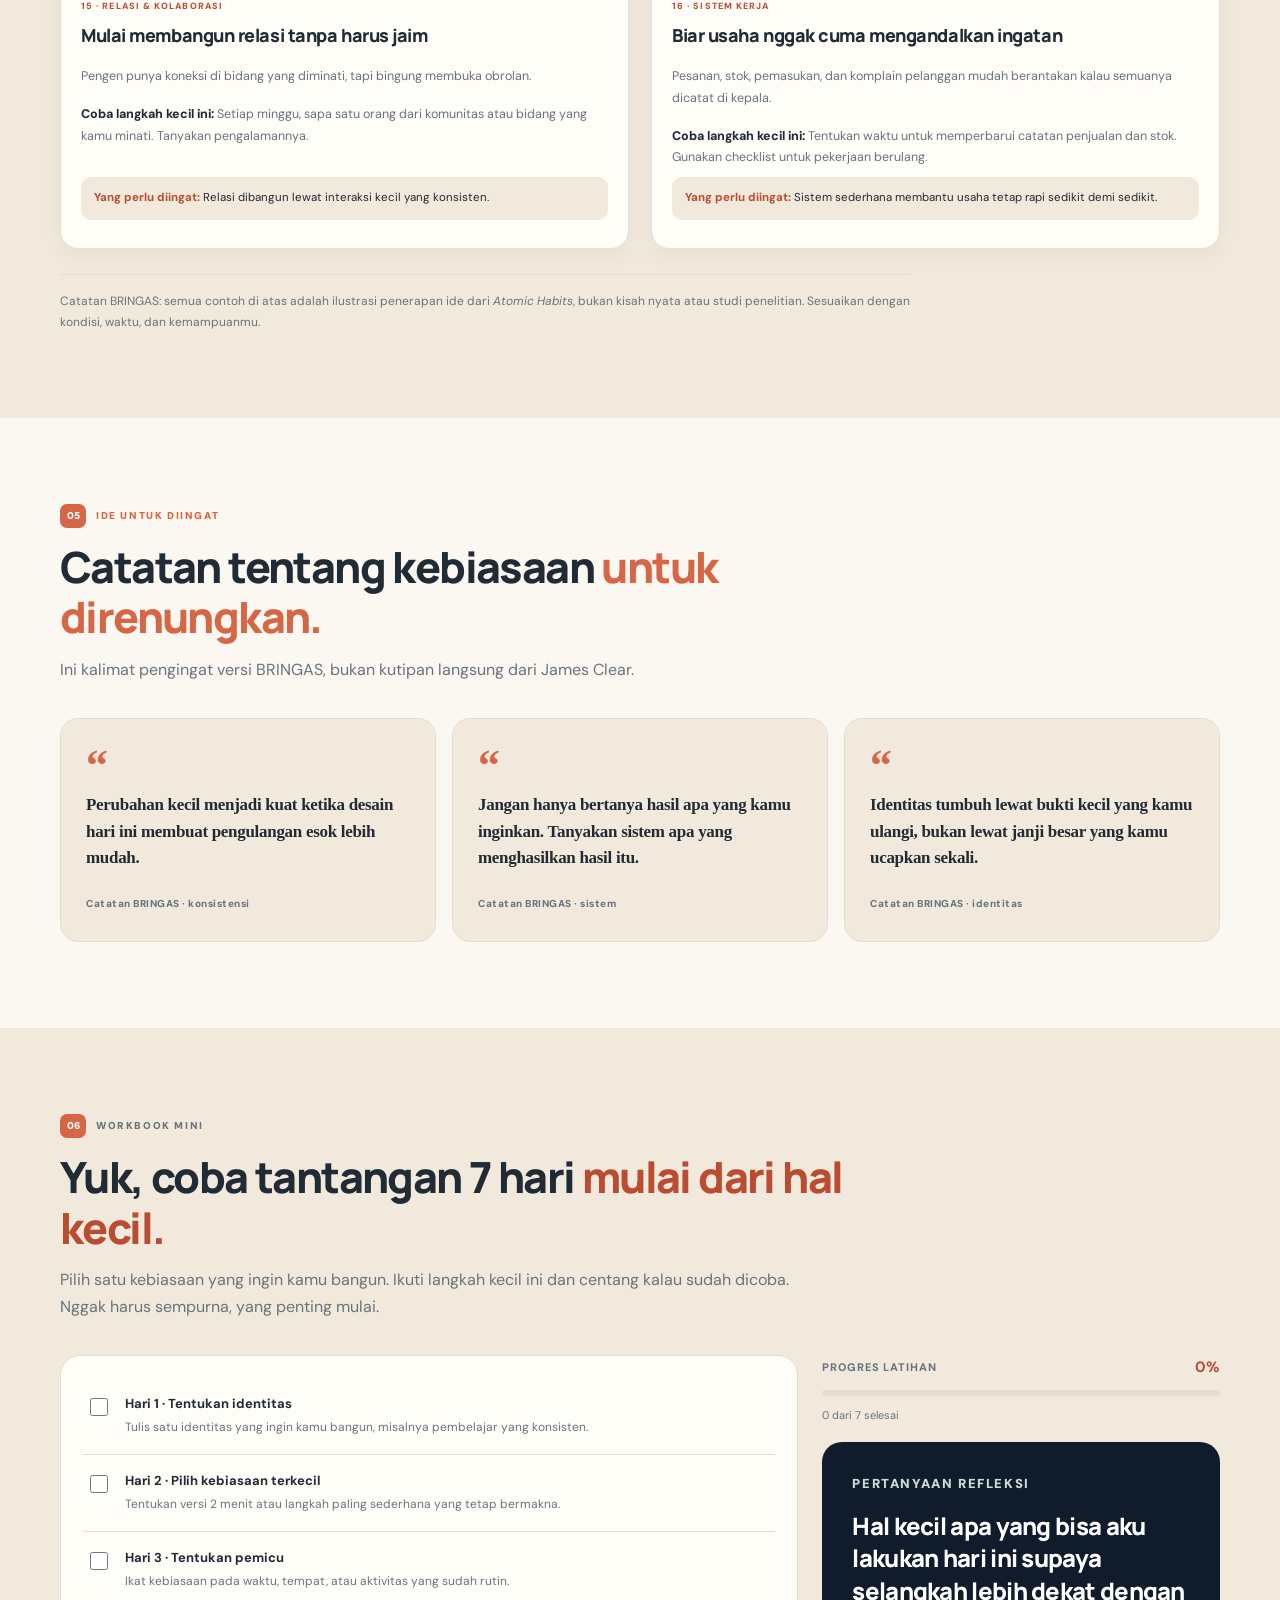
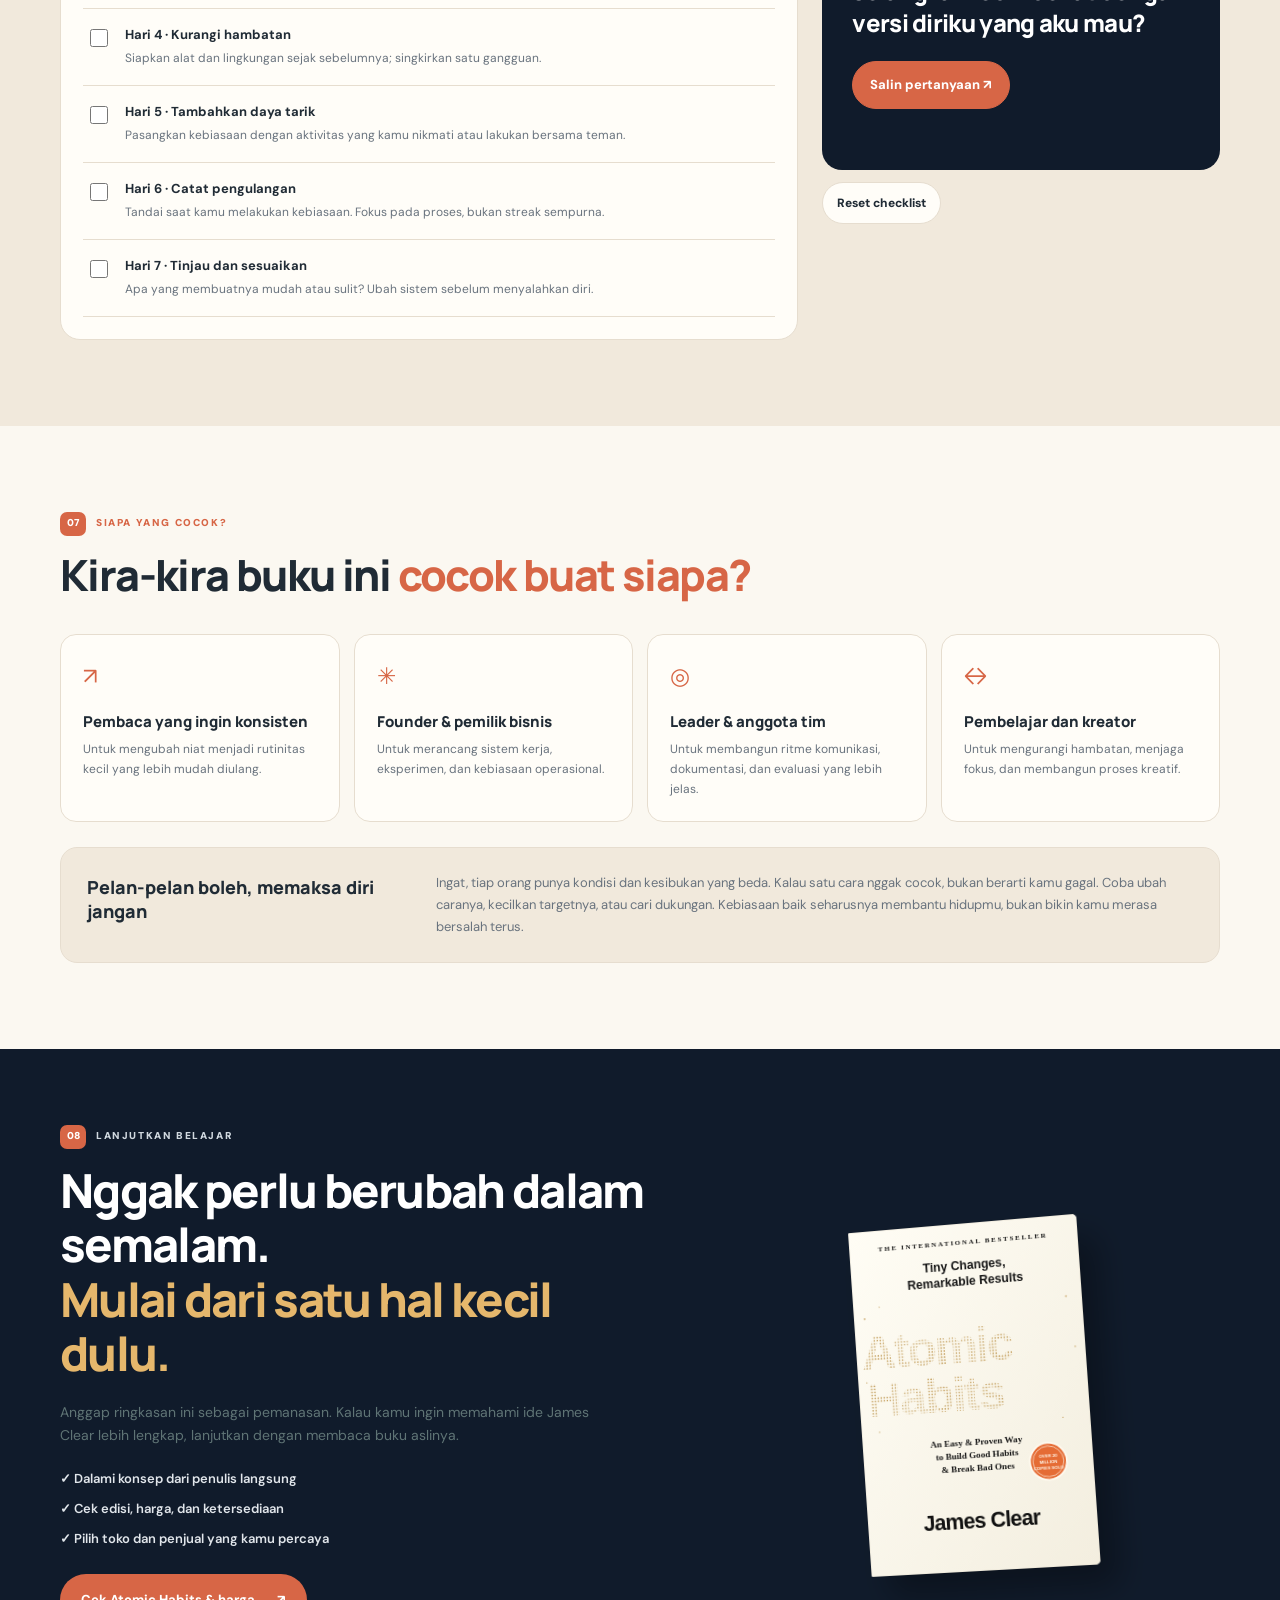
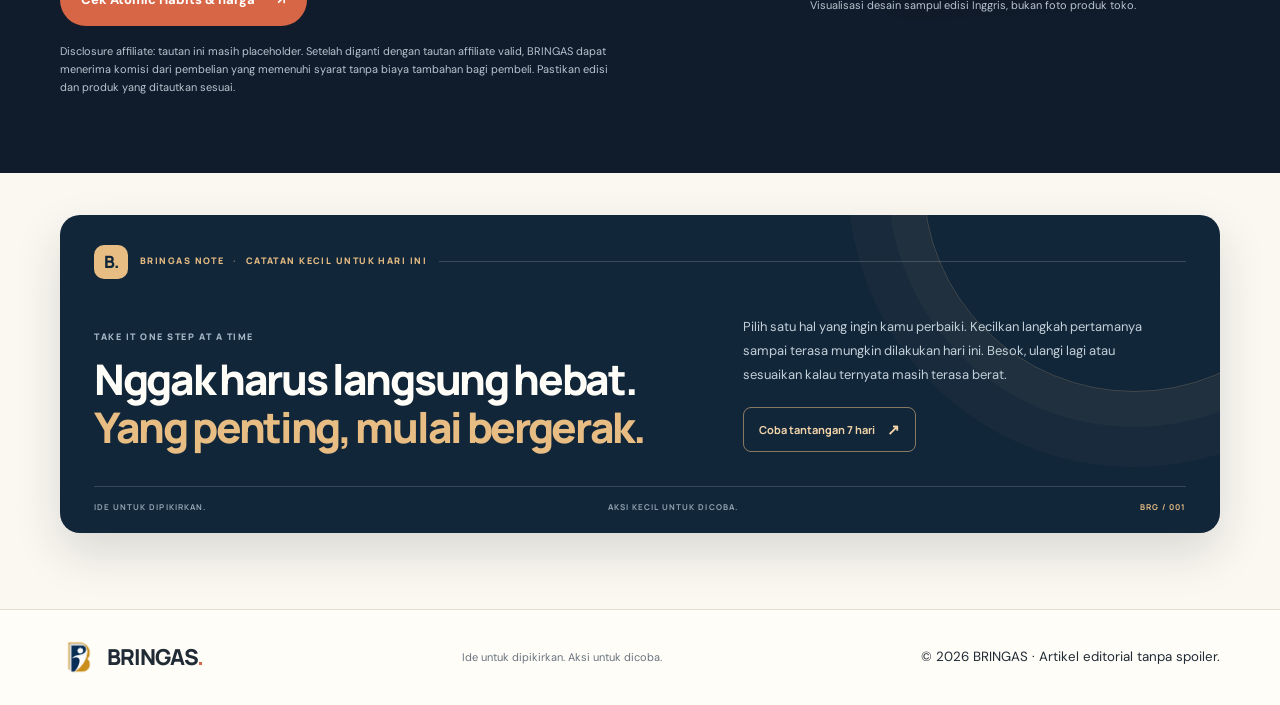
<file: articles/atomic-habits/index.html>
<!doctype html>

<html lang="id">
  <head>
    <meta charset="utf-8" />
    <meta content="width=device-width, initial-scale=1" name="viewport" />
    <title>Atomic Habits — Ringkasan Tanpa Spoiler | BRINGAS</title>
    <meta
      content="Ringkasan Atomic Habits karya James Clear tanpa spoiler. Pahami empat hukum perubahan perilaku, contoh kebiasaan sehari-hari, dan tantangan 7 hari dengan bahasa santai."
      name="description"
    />
    <meta content="#101b2b" name="theme-color" />
    <meta content="index,follow,max-image-preview:large" name="robots" />
    <link
      href="https://USERNAME.github.io/bringas-atomic-habits/"
      rel="canonical"
    />
    <meta content="article" property="og:type" />
    <meta
      content="Atomic Habits — Ringkasan Tanpa Spoiler | BRINGAS"
      property="og:title"
    />
    <meta
      content="Perubahan besar dimulai dari sistem kecil yang dilakukan konsisten."
      property="og:description"
    />
    <meta
      content="https://USERNAME.github.io/bringas-atomic-habits/assets/atomic-habits-hero.png"
      property="og:image"
    />
    <meta content="BRINGAS" property="og:site_name" />
    <link href="assets/bringas-icon.png" rel="icon" type="image/png" />
    <link href="https://fonts.googleapis.com" rel="preconnect" />
    <link crossorigin="" href="https://fonts.gstatic.com" rel="preconnect" />
    <link
      href="https://fonts.googleapis.com/css2?family=DM+Sans:wght@400;500;600;700&amp;family=Manrope:wght@400;500;600;700;800&amp;display=swap"
      rel="stylesheet"
    />
    <link href="style.css" rel="stylesheet" />
    <script type="application/ld+json">
      {
        "@context": "https://schema.org",
        "@type": "Article",
        "headline": "Atomic Habits: Ringkasan Tanpa Spoiler dan Penerapan Praktis",
        "description": "Ulasan editorial dan contoh penerapan gagasan Atomic Habits karya James Clear.",
        "author": { "@type": "Organization", "name": "BRINGAS Editorial" },
        "publisher": { "@type": "Organization", "name": "BRINGAS" },
        "mainEntityOfPage": "https://USERNAME.github.io/bringas-atomic-habits/",
        "about": {
          "@type": "Book",
          "name": "Atomic Habits",
          "author": { "@type": "Person", "name": "James Clear" }
        }
      }
    </script>
  </head>
  <body>
    <div class="reading-progress" id="readingProgress"></div>
    <header class="site-header">
      <a aria-label="BRINGAS beranda" class="brand" href="#top"
        ><img
          alt="Logo BRINGAS"
          class="brand-icon"
          src="assets/bringas-icon.png"
        /><span>BRINGAS<span class="brand-dot">.</span></span></a
      >
      <nav aria-label="Navigasi utama" class="main-nav">
        <a href="#ringkasan">Ringkasan</a><a href="#prinsip">Prinsip inti</a
        ><a href="#studi-kasus">Contoh sehari-hari</a
        ><a href="#praktik">Praktik</a>
      </nav>
      <div class="header-actions">
        <a class="nav-cta" href="#beli">Jelajahi bukunya ↗</a
        ><button
          aria-label="Ganti tema"
          class="icon-button"
          id="themeToggle"
          title="Ganti tema"
        >
          ☾</button
        ><button
          aria-expanded="false"
          aria-label="Buka navigasi"
          class="menu-toggle"
          id="menuToggle"
        >
          ☰
        </button>
      </div>
    </header>
    <main id="top">
      <section class="hero">
        <div
          aria-label="Ilustrasi editorial tentang pertumbuhan kecil, rutinitas, dan kebiasaan yang membentuk identitas"
          class="hero-image"
          role="img"
        ></div>
        <div class="hero-shade"></div>
        <div class="container hero-content">
          <div class="eyebrow">
            <span class="eyebrow-dot"></span> BRINGAS • Mindset &amp; Personal
            Growth
          </div>
          <p class="kicker">
            BUKAN CUMA SOAL MAU JADI APA. TAPI JUGA SOAL APA YANG KAMU LAKUKAN
            SETIAP HARI.
          </p>
          <h1>Atomic<br /><span>Habits.</span></h1>
          <p class="hero-subtitle">
            Nggak perlu langsung berubah 180 derajat. Mulai dari kebiasaan kecil
            yang bisa kamu ulangi, sampai pelan-pelan jadi bagian dari hidupmu.
          </p>
          <div class="author-line">
            <div class="author-avatar">JC</div>
            <div>
              <strong>James Clear</strong
              ><small>Ringkasan santai • Tanpa spoiler</small>
            </div>
          </div>
          <div class="hero-meta">
            <span><span class="meta-icon" aria-hidden="true">12</span> 12–16 menit baca</span><span>✦ Sistem kebiasaan</span
            ><span><span class="hero-meta-item">
  <svg class="hero-meta-icon" viewBox="0 0 24 24" aria-hidden="true" focusable="false">
    <path d="M7 17 17 7M8 7h9v9"
      fill="none"
      stroke="currentColor"
      stroke-width="2"
      stroke-linecap="round"
      stroke-linejoin="round" />
  </svg>
  <span>Contoh sehari-hari</span>
</span>
          </div>
          <a class="button button-primary" href="#ringkasan"
            >Mulai membaca <span>↓</span></a
          >
        </div>
        <div
          aria-label="Visualisasi sampul Atomic Habits edisi bahasa Inggris"
          class="hero-book"
        >
          <div class="book-spine"></div>
          <img
            class="book-cover-image"
            src="assets/atomic-habits-cover.svg"
            alt="Visualisasi sampul Atomic Habits karya James Clear"
          />
          <div class="book-caption">
            Visualisasi sampul edisi Inggris · cek edisi sebelum membeli.
          </div>
        </div>
      </section>
      <div class="topic-bar">
        <a class="topic-link active" href="#ringkasan">Ringkasan</a
        ><a class="topic-link" href="#prinsip">Prinsip inti</a
        ><a class="topic-link" href="#studi-kasus">Contoh sehari-hari</a
        ><a class="topic-link" href="#praktik">Coba praktik</a
        ><a class="topic-link" href="#beli">Buku aslinya ↗</a>
      </div>
      <div class="let-them-banner">
        <span class="banner-icon">i</span>
        <p>
          <strong>Catatan editorial: </strong>Ini adalah ringkasan dan
          penjelasan ulang dari ide-ide utama buku, ditambah contoh buatan
          BRINGAS. Bukan salinan isi buku, ya. Kalau ingin memahami semuanya
          lebih dalam, tetap baca buku aslinya.
        </p>
      </div>
      <section class="section container" id="ringkasan">
        <div class="section-heading">
          <p class="section-label"><span>01</span> MULAI DARI SINI</p>
          <h2>Apa itu <span>Atomic Habits?</span></h2>
          <p class="section-lead">
            James Clear ngajak kita melihat satu hal sederhana: perubahan besar
            sering dimulai dari hal kecil yang dilakukan berulang. Bukan soal
            langsung jago atau langsung disiplin, tapi soal punya cara yang
            bikin kita lebih gampang mulai lagi besok.
          </p>
        </div>
        <div class="intro-grid">
          <div class="prose">
            <p>
              <em>Atomic Habits</em> punya ide yang gampang banget dipahami:
              kamu nggak harus langsung melakukan perubahan besar. Kebiasaan
              kecil—kalau dilakukan terus—bisa membawa perubahan yang berarti.
              Misalnya baca dua halaman, jalan kaki sebentar, atau belajar satu
              hal baru setiap hari.
            </p>
            <p>
              Sering kali kita sibuk bikin target: pengin jago bahasa Inggris,
              punya badan lebih sehat, atau lancar desain. Tapi setelah itu
              bingung harus mulai dari mana. Nah, buku ini mengajak kita fokus
              ke rutinitas kecil yang bisa dilakukan untuk mendekati target
              tadi.
            </p>
            <p>
              Ada juga bahasan tentang identitas. Intinya, kebiasaan yang kita
              lakukan ikut membentuk cara kita melihat diri sendiri. Setiap kali
              kamu membuka buku, kamu sedang melatih diri menjadi orang yang
              suka belajar. Setiap kali latihan desain, kamu sedang membangun
              kebiasaan sebagai seorang kreator. Kecil, tapi ada artinya.
            </p>
            <p>
              Jadi, jangan merasa harus langsung berubah total. Mulai saja dari
              versi paling kecil yang masuk akal buatmu. Kalau hari ini cuma
              sanggup baca satu halaman, ya nggak apa-apa. Yang penting kamu
              punya jalan untuk mulai lagi.
            </p>
          </div>
          <aside class="mindset-card">
            <span class="mindset-label">GANTI CARA MAIN</span>
            <div class="mindset-row">
              <span class="mindset-icon">×</span>
              <div>
                <b>Jangan cuma pasang target</b>
                <p>“Pokoknya aku harus rajin mulai besok!”</p>
              </div>
            </div>
            <div class="mindset-arrow">↓</div>
            <div class="mindset-row">
              <span class="mindset-icon good">↗</span>
              <div>
                <b>Bikin langkah kecil yang gampang diulang</b>
                <p>“Hari ini, hal kecil apa yang sanggup aku lakukan?”</p>
              </div>
            </div>
          </aside>
        </div>
       <figure class="editorial-figure">
  <section class="habit-visual">
    <img
      src="assets/habit-editorial-detail.png"
      class="habit-background"
      alt="Dua orang sedang belajar bersama"
    />

    <div class="habit-overlay">
      <div class="habit-point point-1">
        <span class="point-number">1</span>
        <div>
          <h3>Mulai dari yang kecil</h3>
          <p>Kebiasaan besar dimulai dari langkah kecil yang konsisten.</p>
        </div>
      </div>

      <div class="habit-point point-2">
        <span class="point-number">2</span>
        <div>
          <h3>Buat lingkungan mendukung</h3>
          <p>Atur tempat dan suasana untuk membangun kebiasaan baik.</p>
        </div>
      </div>

      <div class="habit-point point-3">
        <span class="point-number">3</span>
        <div>
          <h3>Fokus pada sistem</h3>
          <p>Nikmati prosesnya, bukan hanya mengejar hasil.</p>
        </div>
      </div>

      <div class="habit-point point-4">
        <span class="point-number">4</span>
        <div>
          <h3>Jadikan bagian dari identitas</h3>
          <p>Bangun kebiasaan yang mencerminkan dirimu.</p>
        </div>
      </div>

      <div class="habit-point point-5">
        <span class="point-number">5</span>
        <div>
          <h3>Lakukan setiap hari</h3>
          <p>Rutinitas kecil yang konsisten membawa perubahan.</p>
        </div>
      </div>

      <div class="habit-point point-6">
        <span class="point-number">6</span>
        <div>
          <h3>Rasakan hasilnya</h3>
          <p>Perubahan kecil bisa menghasilkan dampak besar.</p>
        </div>
      </div>
    </div>
  </section>

  <figcaption>
    Catatan BRINGAS · Mulai dari yang kecil, lalu ulangi sampai terasa lebih alami.
  </figcaption>
</figure>
          <figcaption>
            Catatan BRINGAS · Mulai dari yang kecil, lalu ulangi sampai terasa
            lebih alami.
          </figcaption>
        </figure>
      </section>
      <section class="dark-section" id="prinsip">
        <div class="container">
          <div class="section-heading">
            <p class="section-label"><span>02</span> PRINSIP INTI</p>
            <h2>
              Empat cara bikin kebiasaan lebih gampang.<br /><span
                >Mulai pelan-pelan, yang penting jalan.</span
              >
            </h2>
            <p class="section-lead">
              Ini empat prinsip utama yang dibahas dalam buku. Anggap sebagai
              panduan untuk mencoba, bukan rumus ajaib yang langsung bikin hidup
              berubah.
            </p>
          </div>
          <div class="two-step">
            <article>
              <span class="step-num">HUKUM 01</span>
              <h3>Bikin kelihatan</h3>
              <p>
                Bikin kebiasaanmu gampang kelihatan. Mau rajin baca? Taruh buku
                di dekat kasur. Mau olahraga? Siapkan sepatu dari malam. Jadi,
                kamu nggak perlu repot mencari alasan untuk mulai.
              </p>
            </article>
            <article>
              <span class="step-num">HUKUM 02</span>
              <h3>Bikin menarik</h3>
              <p>
                Gabungkan hal yang perlu kamu lakukan dengan hal yang kamu suka.
                Misalnya, dengarkan playlist favorit saat beres-beres kamar atau
                belajar bareng teman biar nggak terasa sendirian.
              </p>
            </article>
          </div>
          <div class="concept-grid">
            <article class="concept-card">
              <div class="concept-symbol">03</div>
              <small>HUKUM KETIGA</small>
              <h3>Bikin gampang</h3>
              <p>
                Jangan bikin langkah awal terlalu berat. Kalau mau belajar,
                mulai 5–10 menit dulu. Nggak perlu langsung duduk tiga jam.
                Bikin gampang dulu, nanti durasinya bisa ditambah.
              </p>
            </article>
            <article class="concept-card">
              <div class="concept-symbol">04</div>
              <small>HUKUM KEEMPAT</small>
              <h3>Bikin terasa menyenangkan</h3>
              <p>
                Kasih tanda kalau kamu sudah melakukannya. Bisa centang
                kalender, bikin checklist, atau catat progres. Rasanya memang
                sederhana, tapi melihat kemajuan sendiri bisa bikin semangat.
              </p>
            </article>
            <article class="concept-card">
              <div class="concept-symbol">↻</div>
              <small>PRINSIP TAMBAHAN</small>
              <h3>Identitas dibangun lewat bukti kecil</h3>
              <p>
                Jangan cuma bilang “aku mau jadi jago”. Kasih bukti kecil lewat
                tindakan. Latihan sedikit hari ini, latihan lagi besok. Kalau
                bolong sehari, bukan berarti gagal total. Mulai lagi saja.
              </p>
            </article>
            <article class="concept-card">
              <div class="concept-symbol">◎</div>
              <small>CATATAN PENTING</small>
              <h3>Lingkungan sering mengalahkan niat</h3>
              <p>
                Motivasi kadang datang, kadang kabur entah ke mana. Jadi, bantu
                dirimu sendiri: siapkan alat, rapikan tempat, dan jauhkan
                gangguan supaya kebiasaan baik lebih gampang dilakukan.
              </p>
            </article>
          </div>
        </div>
      </section>
      <section class="section container" id="teknik">
        <div class="section-heading">
          <p class="section-label"><span>03</span> CONTOH DALAM HIDUP</p>
          <h2>Hal kecil yang bisa <span>kamu coba mulai hari ini.</span></h2>
          <p class="section-lead">
            Pilih contoh yang paling dekat dengan hidupmu. Nggak harus ditiru
            persis—sesuaikan saja dengan jadwal dan kemampuanmu.
          </p>
        </div>
        <div class="concept-grid">
          <details class="concept-card" open="">
            <summary>
              <span class="concept-symbol">01</span
              ><span
                ><small>KEBUGARAN</small
                ><strong>Olahraga tanpa menunggu mood</strong></span
              ><span class="expand">＋</span>
            </summary>
            <div class="concept-body">
              <p>
                Setelah sikat gigi pagi, pakai baju olahraga yang sudah
                disiapkan. Mulai jalan kaki 5–10 menit. Nggak perlu langsung
                jauh.
              </p>
              <p>
                <b>Contoh penerapan:</b> Contoh: “Setelah sarapan, aku berjalan
                10 menit sebelum membuka media sosial.”
              </p>
            </div>
          </details>
          <details class="concept-card">
            <summary>
              <span class="concept-symbol">02</span
              ><span
                ><small>MEMBACA</small
                ><strong>Membaca lebih konsisten</strong></span
              ><span class="expand">＋</span>
            </summary>
            <div class="concept-body">
              <p>
                Taruh buku di dekat tempat kamu biasa duduk. Baca dua halaman
                saja, lalu centang kalender kalau sudah selesai.
              </p>
              <p>
                <b>Contoh penerapan:</b> Contoh: “Setelah menaruh ponsel untuk
                diisi daya, aku membaca dua halaman.”
              </p>
            </div>
          </details>
          <details class="concept-card">
            <summary>
              <span class="concept-symbol">03</span
              ><span
                ><small>BELAJAR</small
                ><strong>Mengurangi kebiasaan menunda</strong></span
              ><span class="expand">＋</span>
            </summary>
            <div class="concept-body">
              <p>
                Jangan tulis target “belajar banyak”. Ganti dengan tugas jelas,
                misalnya membaca satu subbab. Tutup tab yang nggak perlu dan
                mulai 10 menit.
              </p>
              <p>
                <b>Contoh penerapan:</b> Contoh: “Pukul 19.00 aku membuka
                dokumen dan menulis tiga poin pertama.”
              </p>
            </div>
          </details>
          <details class="concept-card">
            <summary>
              <span class="concept-symbol">04</span
              ><span
                ><small>KEUANGAN</small
                ><strong>Menabung tanpa mengandalkan sisa uang</strong></span
              ><span class="expand">＋</span>
            </summary>
            <div class="concept-body">
              <p>
                Saat uang masuk, langsung sisihkan tabungan sesuai kemampuan.
                Pisahkan dari uang yang dipakai sehari-hari supaya nggak
                tercampur.
              </p>
              <p>
                <b>Contoh penerapan:</b> Contoh: mulai dengan nominal yang
                realistis, lalu evaluasi setelah satu bulan.
              </p>
            </div>
          </details>
          <details class="concept-card">
            <summary>
              <span class="concept-symbol">05</span
              ><span
                ><small>DIGITAL</small
                ><strong>Mengurangi scrolling</strong></span
              ><span class="expand">＋</span>
            </summary>
            <div class="concept-body">
              <p>
                Matikan notifikasi yang nggak penting, pindahkan aplikasi pemicu
                scrolling, dan tentukan kapan waktunya cek media sosial.
              </p>
              <p>
                <b>Contoh penerapan:</b> Contoh: “Saat bekerja, ponsel berada di
                luar jangkauan selama satu sesi fokus.”
              </p>
            </div>
          </details>
          <details class="concept-card">
            <summary>
              <span class="concept-symbol">06</span
              ><span
                ><small>BISNIS</small
                ><strong>Rutinitas evaluasi harian</strong></span
              ><span class="expand">＋</span>
            </summary>
            <div class="concept-body">
              <p>
                Setelah toko tutup atau pekerjaan selesai, luangkan lima menit
                untuk mencatat hasil hari ini dan satu hal yang mau diperbaiki
                besok.
              </p>
              <p>
                <b>Contoh penerapan:</b> Contoh: evaluasi lima menit lebih baik
                daripada menunggu waktu luang panjang yang tidak kunjung datang.
              </p>
            </div>
          </details>
        </div>
      </section>
      <section class="case-section section" id="studi-kasus">
        <div class="container">
          <div class="section-heading">
            <p class="section-label">
              <span>04</span> IDE YANG DEKAT DENGAN KEHIDUPAN
            </p>
            <h2>Dari belajar sampai <span>bangun bisnis sendiri.</span></h2>
            <p class="section-lead">
              Kebiasaan kecil bisa dibawa ke banyak hal: kuliah, kerja,
              olahraga, keuangan, sampai usaha. Ini bukan daftar yang wajib kamu
              ikuti semua. Pilih satu yang paling kamu butuhkan sekarang, lalu
              coba dengan versi paling ringan.
            </p>
          </div>
          <div class="case-filter-note">
            <span class="case-filter-mark">✳</span>
            <div>
              <strong>Nggak harus langsung produktif di semua bidang.</strong>
              <p>
                Satu kebiasaan yang benar-benar kamu jalani jauh lebih masuk
                akal daripada 10 target yang cuma jadi wacana.
              </p>
            </div>
          </div>
          <div class="case-grid" id="caseGrid">
            <article class="case-card">
              <div class="case-visual case-visual-1">
                <span class="visual-index">01</span
                ><span class="visual-word">Belajar</span>
              </div>
              <span class="case-type">01 · BELAJAR</span>
              <h3>Belajar sedikit, tapi rutin</h3>
              <p>
                Materi sering terasa numpuk kalau baru dibuka saat mau ujian.
                Akhirnya belajar jadi maraton semalam suntuk.
              </p>
              <p>
                <b>Coba langkah kecil ini:</b> Setelah sarapan, pelajari satu
                subbab selama 10 menit. Tutup dengan menulis tiga poin yang kamu
                pahami.
              </p>
              <p class="case-lesson">
                <strong>Yang perlu diingat:</strong> Nggak harus langsung
                berjam-jam. Bikin sesi belajar gampang dimulai.
              </p>
            </article>
            <article class="case-card">
              <div class="case-visual case-visual-2">
                <span class="visual-index">02</span
                ><span class="visual-word">Skill baru</span>
              </div>
              <span class="case-type">02 · MENGASAH SKILL</span>
              <h3>Naik level satu skill dalam satu waktu</h3>
              <p>
                Pengen jago desain, coding, editing, public speaking, atau
                bahasa asing, tapi cuma menyimpan tutorial.
              </p>
              <p>
                <b>Coba langkah kecil ini:</b> Latih satu skill selama 15 menit.
                Buat hasil kecil: satu desain, potongan kode, atau rekaman
                suara.
              </p>
              <p class="case-lesson">
                <strong>Yang perlu diingat:</strong> Belajar bukan cuma nonton.
                Kasih dirimu kesempatan untuk mencoba.
              </p>
            </article>
            <article class="case-card">
              <div class="case-visual case-visual-3">
                <span class="visual-index">03</span
                ><span class="visual-word">Membaca</span>
              </div>
              <span class="case-type">03 · MEMBACA</span>
              <h3>Biar buku nggak cuma jadi pajangan</h3>
              <p>
                Buku sudah dibeli, tapi masih rapi di meja karena menunggu waktu
                luang panjang.
              </p>
              <p>
                <b>Coba langkah kecil ini:</b> Taruh buku di tempat yang
                terlihat. Baca dua halaman setelah makan atau sebelum tidur.
              </p>
              <p class="case-lesson">
                <strong>Yang perlu diingat:</strong> Dua halaman tetap kemajuan.
                Nggak perlu menunggu waktu sempurna.
              </p>
            </article>
            <article class="case-card">
              <div class="case-visual case-visual-4">
                <span class="visual-index">04</span
                ><span class="visual-word">Olahraga</span>
              </div>
              <span class="case-type">04 · KEBUGARAN</span>
              <h3>Gerak badan tanpa harus langsung nge-gym</h3>
              <p>
                Mau lebih aktif, tapi membayangkan olahraga berat malah bikin
                malas duluan.
              </p>
              <p>
                <b>Coba langkah kecil ini:</b> Siapkan sepatu dari malam. Mulai
                dengan jalan kaki 10 menit atau peregangan ringan.
              </p>
              <p class="case-lesson">
                <strong>Yang perlu diingat:</strong> Mulai dari versi termudah.
                Tambah pelan-pelan sesuai kemampuan.
              </p>
            </article>
            <article class="case-card">
              <div class="case-visual case-visual-5">
                <span class="visual-index">05</span
                ><span class="visual-word">Kurangi scrolling</span>
              </div>
              <span class="case-type">05 · DIGITAL WELLBEING</span>
              <h3>Niat buka HP sebentar, tahu-tahu sejam</h3>
              <p>
                Awalnya cuma cek pesan, lalu pindah ke video pendek dan media
                sosial tanpa sadar.
              </p>
              <p>
                <b>Coba langkah kecil ini:</b> Pindahkan aplikasi pengalih
                perhatian dari layar utama. Saat fokus, taruh HP di luar
                jangkauan.
              </p>
              <p class="case-lesson">
                <strong>Yang perlu diingat:</strong> Bikin kebiasaan buruk lebih
                repot dilakukan, bukan cuma mengandalkan niat.
              </p>
            </article>
            <article class="case-card">
              <div class="case-visual case-visual-6">
                <span class="visual-index">06</span
                ><span class="visual-word">Rutinitas pagi</span>
              </div>
              <span class="case-type">06 · MANAJEMEN WAKTU</span>
              <h3>Pagi lebih santai karena malamnya siap</h3>
              <p>
                Bangun kesiangan sering bikin semua kegiatan terasa
                dikejar-kejar.
              </p>
              <p>
                <b>Coba langkah kecil ini:</b> Sebelum tidur, siapkan pakaian,
                tas, botol minum, dan tiga prioritas besok.
              </p>
              <p class="case-lesson">
                <strong>Yang perlu diingat:</strong> Rutinitas pagi yang enak
                sering dimulai dari persiapan malam sebelumnya.
              </p>
            </article>
            <article class="case-card">
              <div class="case-visual case-visual-7">
                <span class="visual-index">07</span
                ><span class="visual-word">Menabung</span>
              </div>
              <span class="case-type">07 · KEUANGAN PRIBADI</span>
              <h3>Sisihkan uang sebelum keburu habis</h3>
              <p>
                Kalau menabung hanya mengandalkan uang sisa, sering kali nggak
                ada yang tersisa.
              </p>
              <p>
                <b>Coba langkah kecil ini:</b> Saat menerima uang, pindahkan
                nominal kecil yang realistis ke tempat terpisah.
              </p>
              <p class="case-lesson">
                <strong>Yang perlu diingat:</strong> Jumlah kecil yang rutin
                bisa jadi awal kebiasaan finansial sehat.
              </p>
            </article>
            <article class="case-card">
              <div class="case-visual case-visual-8">
                <span class="visual-index">08</span
                ><span class="visual-word">Belajar bahasa</span>
              </div>
              <span class="case-type">08 · BAHASA ASING</span>
              <h3>Tambah kosakata tanpa bikin kepala penuh</h3>
              <p>
                Menghafal puluhan kata sekaligus terasa berat dan gampang
                terlupakan.
              </p>
              <p>
                <b>Coba langkah kecil ini:</b> Pilih tiga kata baru sehari. Buat
                kalimat sendiri dan coba ucapkan saat aktivitas harian.
              </p>
              <p class="case-lesson">
                <strong>Yang perlu diingat:</strong> Sedikit, dipakai, dan
                diulang. Jangan cuma dikumpulkan di catatan.
              </p>
            </article>
            <article class="case-card">
              <div class="case-visual case-visual-9">
                <span class="visual-index">09</span
                ><span class="visual-word">Kerja & karier</span>
              </div>
              <span class="case-type">09 · DUNIA KERJA</span>
              <h3>Tugas kerja nggak menumpuk di akhir</h3>
              <p>
                Daftar pekerjaan panjang bikin bingung mau mulai dari mana.
                Akhirnya malah menunda semuanya.
              </p>
              <p>
                <b>Coba langkah kecil ini:</b> Tulis tiga prioritas sebelum
                mulai. Kerjakan langkah pertama dari tugas terpenting selama 15
                menit.
              </p>
              <p class="case-lesson">
                <strong>Yang perlu diingat:</strong> Pecah pekerjaan besar jadi
                langkah yang kelihatan dan bisa dikerjakan.
              </p>
            </article>
            <article class="case-card">
              <div class="case-visual case-visual-10">
                <span class="visual-index">10</span
                ><span class="visual-word">Bikin konten</span>
              </div>
              <span class="case-type">10 · KREATIVITAS</span>
              <h3>Konsisten bikin konten tanpa nunggu inspirasi</h3>
              <p>
                Ide konten datang random. Saat mau produksi, malah bingung cari
                topik dan mulai dari nol.
              </p>
              <p>
                <b>Coba langkah kecil ini:</b> Catat ide di satu tempat.
                Sisihkan sesi untuk menulis beberapa ide dan gunakan template
                produksi.
              </p>
              <p class="case-lesson">
                <strong>Yang perlu diingat:</strong> Siapkan sistem yang
                memudahkanmu, jangan mengandalkan mood terus.
              </p>
            </article>
            <article class="case-card">
              <div class="case-visual case-visual-11">
                <span class="visual-index">11</span
                ><span class="visual-word">Mulai bisnis</span>
              </div>
              <span class="case-type">11 · BISNIS</span>
              <h3>Bangun bisnis dari satu langkah kecil</h3>
              <p>
                Punya ide jualan, tapi keburu pusing mikirin logo, kemasan,
                website, dan hal besar lainnya.
              </p>
              <p>
                <b>Coba langkah kecil ini:</b> Pilih satu produk atau jasa. Ajak
                ngobrol lima calon pelanggan dan catat kebutuhan mereka.
              </p>
              <p class="case-lesson">
                <strong>Yang perlu diingat:</strong> Validasi ide lewat langkah
                kecil. Nggak perlu semuanya sempurna sebelum mulai.
              </p>
            </article>
            <article class="case-card">
              <div class="case-visual case-visual-12">
                <span class="visual-index">12</span
                ><span class="visual-word">Jualan</span>
              </div>
              <span class="case-type">12 · PENJUALAN</span>
              <h3>Latihan jualan tanpa terasa memaksa</h3>
              <p>
                Takut menawarkan produk karena khawatir ditolak atau terdengar
                terlalu agresif.
              </p>
              <p>
                <b>Coba langkah kecil ini:</b> Jelaskan satu manfaat produk
                secara jujur kepada calon pembeli. Catat pertanyaan yang sering
                muncul.
              </p>
              <p class="case-lesson">
                <strong>Yang perlu diingat:</strong> Kemampuan jualan tumbuh
                dari latihan mendengar dan menjelaskan.
              </p>
            </article>
            <article class="case-card">
              <div class="case-visual case-visual-13">
                <span class="visual-index">13</span
                ><span class="visual-word">Marketing</span>
              </div>
              <span class="case-type">13 · PEMASARAN DIGITAL</span>
              <h3>Belajar marketing sambil langsung praktik</h3>
              <p>
                Sudah menonton materi SEO, iklan, atau media sosial, tetapi
                belum pernah mengevaluasi hasil sendiri.
              </p>
              <p>
                <b>Coba langkah kecil ini:</b> Pilih satu kanal. Buat konten
                atau optimasi satu halaman, lalu cek jangkauan, klik, atau
                respons.
              </p>
              <p class="case-lesson">
                <strong>Yang perlu diingat:</strong> Praktik kecil dan evaluasi
                rutin lebih berguna daripada teori yang cuma disimpan.
              </p>
            </article>
            <article class="case-card">
              <div class="case-visual case-visual-14">
                <span class="visual-index">14</span
                ><span class="visual-word">Portofolio</span>
              </div>
              <span class="case-type">14 · PENGEMBANGAN KARIER</span>
              <h3>Portofolio bertambah, bukan cuma CV</h3>
              <p>
                Ingin melamar magang atau kerja, tetapi bingung menunjukkan
                kemampuan.
              </p>
              <p>
                <b>Coba langkah kecil ini:</b> Setiap minggu, buat satu hasil
                yang bisa ditampilkan: desain, tulisan, analisis, atau proyek
                kecil.
              </p>
              <p class="case-lesson">
                <strong>Yang perlu diingat:</strong> Kumpulkan bukti kemampuan
                sedikit demi sedikit.
              </p>
            </article>
            <article class="case-card">
              <div class="case-visual case-visual-15">
                <span class="visual-index">15</span
                ><span class="visual-word">Networking</span>
              </div>
              <span class="case-type">15 · RELASI & KOLABORASI</span>
              <h3>Mulai membangun relasi tanpa harus jaim</h3>
              <p>
                Pengen punya koneksi di bidang yang diminati, tapi bingung
                membuka obrolan.
              </p>
              <p>
                <b>Coba langkah kecil ini:</b> Setiap minggu, sapa satu orang
                dari komunitas atau bidang yang kamu minati. Tanyakan
                pengalamannya.
              </p>
              <p class="case-lesson">
                <strong>Yang perlu diingat:</strong> Relasi dibangun lewat
                interaksi kecil yang konsisten.
              </p>
            </article>
            <article class="case-card">
              <div class="case-visual case-visual-16">
                <span class="visual-index">16</span
                ><span class="visual-word">Operasional bisnis</span>
              </div>
              <span class="case-type">16 · SISTEM KERJA</span>
              <h3>Biar usaha nggak cuma mengandalkan ingatan</h3>
              <p>
                Pesanan, stok, pemasukan, dan komplain pelanggan mudah
                berantakan kalau semuanya dicatat di kepala.
              </p>
              <p>
                <b>Coba langkah kecil ini:</b> Tentukan waktu untuk memperbarui
                catatan penjualan dan stok. Gunakan checklist untuk pekerjaan
                berulang.
              </p>
              <p class="case-lesson">
                <strong>Yang perlu diingat:</strong> Sistem sederhana membantu
                usaha tetap rapi sedikit demi sedikit.
              </p>
            </article>
          </div>
          <p class="case-note">
            Catatan BRINGAS: semua contoh di atas adalah ilustrasi penerapan ide
            dari <em>Atomic Habits</em>, bukan kisah nyata atau studi
            penelitian. Sesuaikan dengan kondisi, waktu, dan kemampuanmu.
          </p>
        </div>
      </section>
      <section class="section container" id="kutipan">
        <div class="section-heading">
          <p class="section-label"><span>05</span> IDE UNTUK DIINGAT</p>
          <h2>Catatan tentang kebiasaan <span>untuk direnungkan.</span></h2>
          <p class="section-lead">
            Ini kalimat pengingat versi BRINGAS, bukan kutipan langsung dari
            James Clear.
          </p>
        </div>
        <div class="quote-grid">
          <blockquote>
            <span>“</span>
            <p>
              Perubahan kecil menjadi kuat ketika desain hari ini membuat
              pengulangan esok lebih mudah.
            </p>
            <cite>Catatan BRINGAS · konsistensi</cite>
          </blockquote>
          <blockquote>
            <span>“</span>
            <p>
              Jangan hanya bertanya hasil apa yang kamu inginkan. Tanyakan
              sistem apa yang menghasilkan hasil itu.
            </p>
            <cite>Catatan BRINGAS · sistem</cite>
          </blockquote>
          <blockquote>
            <span>“</span>
            <p>
              Identitas tumbuh lewat bukti kecil yang kamu ulangi, bukan lewat
              janji besar yang kamu ucapkan sekali.
            </p>
            <cite>Catatan BRINGAS · identitas</cite>
          </blockquote>
        </div>
      </section>
      <section class="practice-section section" id="praktik">
        <div class="container">
          <div class="section-heading">
            <p class="section-label"><span>06</span> WORKBOOK MINI</p>
            <h2>
              Yuk, coba tantangan 7 hari <span>mulai dari hal kecil.</span>
            </h2>
            <p class="section-lead">
              Pilih satu kebiasaan yang ingin kamu bangun. Ikuti langkah kecil
              ini dan centang kalau sudah dicoba. Nggak harus sempurna, yang
              penting mulai.
            </p>
          </div>
          <div class="practice-layout">
            <div class="practice-list" id="practiceList">
              <label class="check-item"
                ><input type="checkbox" /><span
                  ><b>Hari 1 · Tentukan identitas</b
                  ><small
                    >Tulis satu identitas yang ingin kamu bangun, misalnya
                    pembelajar yang konsisten.</small
                  ></span
                ></label
              ><label class="check-item"
                ><input type="checkbox" /><span
                  ><b>Hari 2 · Pilih kebiasaan terkecil</b
                  ><small
                    >Tentukan versi 2 menit atau langkah paling sederhana yang
                    tetap bermakna.</small
                  ></span
                ></label
              ><label class="check-item"
                ><input type="checkbox" /><span
                  ><b>Hari 3 · Tentukan pemicu</b
                  ><small
                    >Ikat kebiasaan pada waktu, tempat, atau aktivitas yang
                    sudah rutin.</small
                  ></span
                ></label
              ><label class="check-item"
                ><input type="checkbox" /><span
                  ><b>Hari 4 · Kurangi hambatan</b
                  ><small
                    >Siapkan alat dan lingkungan sejak sebelumnya; singkirkan
                    satu gangguan.</small
                  ></span
                ></label
              ><label class="check-item"
                ><input type="checkbox" /><span
                  ><b>Hari 5 · Tambahkan daya tarik</b
                  ><small
                    >Pasangkan kebiasaan dengan aktivitas yang kamu nikmati atau
                    lakukan bersama teman.</small
                  ></span
                ></label
              ><label class="check-item"
                ><input type="checkbox" /><span
                  ><b>Hari 6 · Catat pengulangan</b
                  ><small
                    >Tandai saat kamu melakukan kebiasaan. Fokus pada proses,
                    bukan streak sempurna.</small
                  ></span
                ></label
              ><label class="check-item"
                ><input type="checkbox" /><span
                  ><b>Hari 7 · Tinjau dan sesuaikan</b
                  ><small
                    >Apa yang membuatnya mudah atau sulit? Ubah sistem sebelum
                    menyalahkan diri.</small
                  ></span
                ></label
              >
            </div>
            <aside class="practice-side">
              <div class="check-progress">
                <span>PROGRES LATIHAN</span
                ><strong id="checkPercent">0%</strong>
                <div class="progress-track"><div id="checkBar"></div></div>
                <small id="checkCount">0 dari 7 selesai</small>
              </div>
              <div class="question-card">
                <p class="section-label">PERTANYAAN REFLEKSI</p>
                <h3>
                  Hal kecil apa yang bisa aku lakukan hari ini supaya selangkah
                  lebih dekat dengan versi diriku yang aku mau?
                </h3>
                <button
                  class="button button-secondary"
                  id="copyQuestion"
                  type="button"
                >
                  Salin pertanyaan ↗
                </button>
                <p aria-live="polite" id="copyStatus"></p>
              </div>
              <button class="reset-button" id="resetChecks" type="button">
                Reset checklist
              </button>
            </aside>
          </div>
        </div>
      </section>
      <section class="section container" id="cocok">
        <div class="section-heading">
          <p class="section-label"><span>07</span> SIAPA YANG COCOK?</p>
          <h2>Kira-kira buku ini <span>cocok buat siapa?</span></h2>
        </div>
        <div class="audience-grid">
          <article>
            <span>↗</span>
            <h3>Pembaca yang ingin konsisten</h3>
            <p>
              Untuk mengubah niat menjadi rutinitas kecil yang lebih mudah
              diulang.
            </p>
          </article>
          <article>
            <span>✳</span>
            <h3>Founder &amp; pemilik bisnis</h3>
            <p>
              Untuk merancang sistem kerja, eksperimen, dan kebiasaan
              operasional.
            </p>
          </article>
          <article>
            <span>◎</span>
            <h3>Leader &amp; anggota tim</h3>
            <p>
              Untuk membangun ritme komunikasi, dokumentasi, dan evaluasi yang
              lebih jelas.
            </p>
          </article>
          <article>
            <span>↔</span>
            <h3>Pembelajar dan kreator</h3>
            <p>
              Untuk mengurangi hambatan, menjaga fokus, dan membangun proses
              kreatif.
            </p>
          </article>
        </div>
        <div class="balanced-take">
          <h3>Pelan-pelan boleh, memaksa diri jangan</h3>
          <p>
            Ingat, tiap orang punya kondisi dan kesibukan yang beda. Kalau satu
            cara nggak cocok, bukan berarti kamu gagal. Coba ubah caranya,
            kecilkan targetnya, atau cari dukungan. Kebiasaan baik seharusnya
            membantu hidupmu, bukan bikin kamu merasa bersalah terus.
          </p>
        </div>
      </section>
      <section class="buy-section" id="beli">
        <div class="container buy-grid">
          <div class="buy-copy">
            <p class="section-label"><span>08</span> LANJUTKAN BELAJAR</p>
            <h2>
              Nggak perlu berubah dalam semalam.<br /><span
                >Mulai dari satu hal kecil dulu.</span
              >
            </h2>
            <p>
              Anggap ringkasan ini sebagai pemanasan. Kalau kamu ingin memahami
              ide James Clear lebih lengkap, lanjutkan dengan membaca buku
              aslinya.
            </p>
            <ul class="buy-benefits">
              <li>✓ Dalami konsep dari penulis langsung</li>
              <li>✓ Cek edisi, harga, dan ketersediaan</li>
              <li>✓ Pilih toko dan penjual yang kamu percaya</li>
            </ul>
            <a
              class="button button-primary"
              href="https://example.com/ganti-dengan-link-affiliate"
              id="affiliateButton"
              rel="sponsored nofollow noopener noreferrer"
              target="_blank"
              >Cek Atomic Habits &amp; harga <span>↗</span></a
            ><small class="buy-disclosure"
              >Disclosure affiliate: tautan ini masih placeholder. Setelah
              diganti dengan tautan affiliate valid, BRINGAS dapat menerima
              komisi dari pembelian yang memenuhi syarat tanpa biaya tambahan
              bagi pembeli. Pastikan edisi dan produk yang ditautkan
              sesuai.</small
            >
          </div>
          <div class="product-visual">
            <div class="book-mockup">
              <img
                class="product-cover-image"
                src="assets/atomic-habits-cover.svg"
                alt="Visualisasi sampul Atomic Habits karya James Clear"
              />
            </div>
            <p class="product-caption">
              Visualisasi desain sampul edisi Inggris, bukan foto produk toko.
            </p>
          </div>
        </div>
      </section>
      <section class="related-section section container">
        <div class="bringas-note">
          <div class="bringas-note-top">
            <span class="bringas-note-mark">B.</span
            ><span class="bringas-note-label"
              >BRINGAS NOTE <i>·</i> CATATAN KECIL UNTUK HARI INI</span
            ><span class="bringas-note-line"></span>
          </div>
          <div class="bringas-note-body">
            <div class="bringas-note-title">
              <p>TAKE IT ONE STEP AT A TIME</p>
              <h2>
                Nggak harus langsung hebat.
                <span>Yang penting, mulai bergerak.</span>
              </h2>
            </div>
            <div class="bringas-note-copy">
              <p>
                Pilih satu hal yang ingin kamu perbaiki. Kecilkan langkah
                pertamanya sampai terasa mungkin dilakukan hari ini. Besok,
                ulangi lagi atau sesuaikan kalau ternyata masih terasa berat.
              </p>
              <a href="#praktik" class="bringas-note-link"
                >Coba tantangan 7 hari <span>↗</span></a
              >
            </div>
          </div>
          <div class="bringas-note-bottom">
            <span>IDE UNTUK DIPIKIRKAN.</span
            ><span>AKSI KECIL UNTUK DICOBA.</span
            ><span class="bringas-note-number">BRG / 001</span>
          </div>
        </div>
      </section>
    </main>
    <footer class="site-footer">
      <div class="container footer-inner">
        <a class="brand" href="#top"
          ><img alt="" class="brand-icon" src="assets/bringas-icon.png" /><span
            >BRINGAS<span class="brand-dot">.</span></span
          ></a
        >
        <p>Ide untuk dipikirkan. Aksi untuk dicoba.</p>
        <small
          >© <span id="year"></span> BRINGAS · Artikel editorial tanpa
          spoiler.</small
        >
      </div>
    </footer>
    <script src="script.js"></script>
  </body>
</html>
</file>
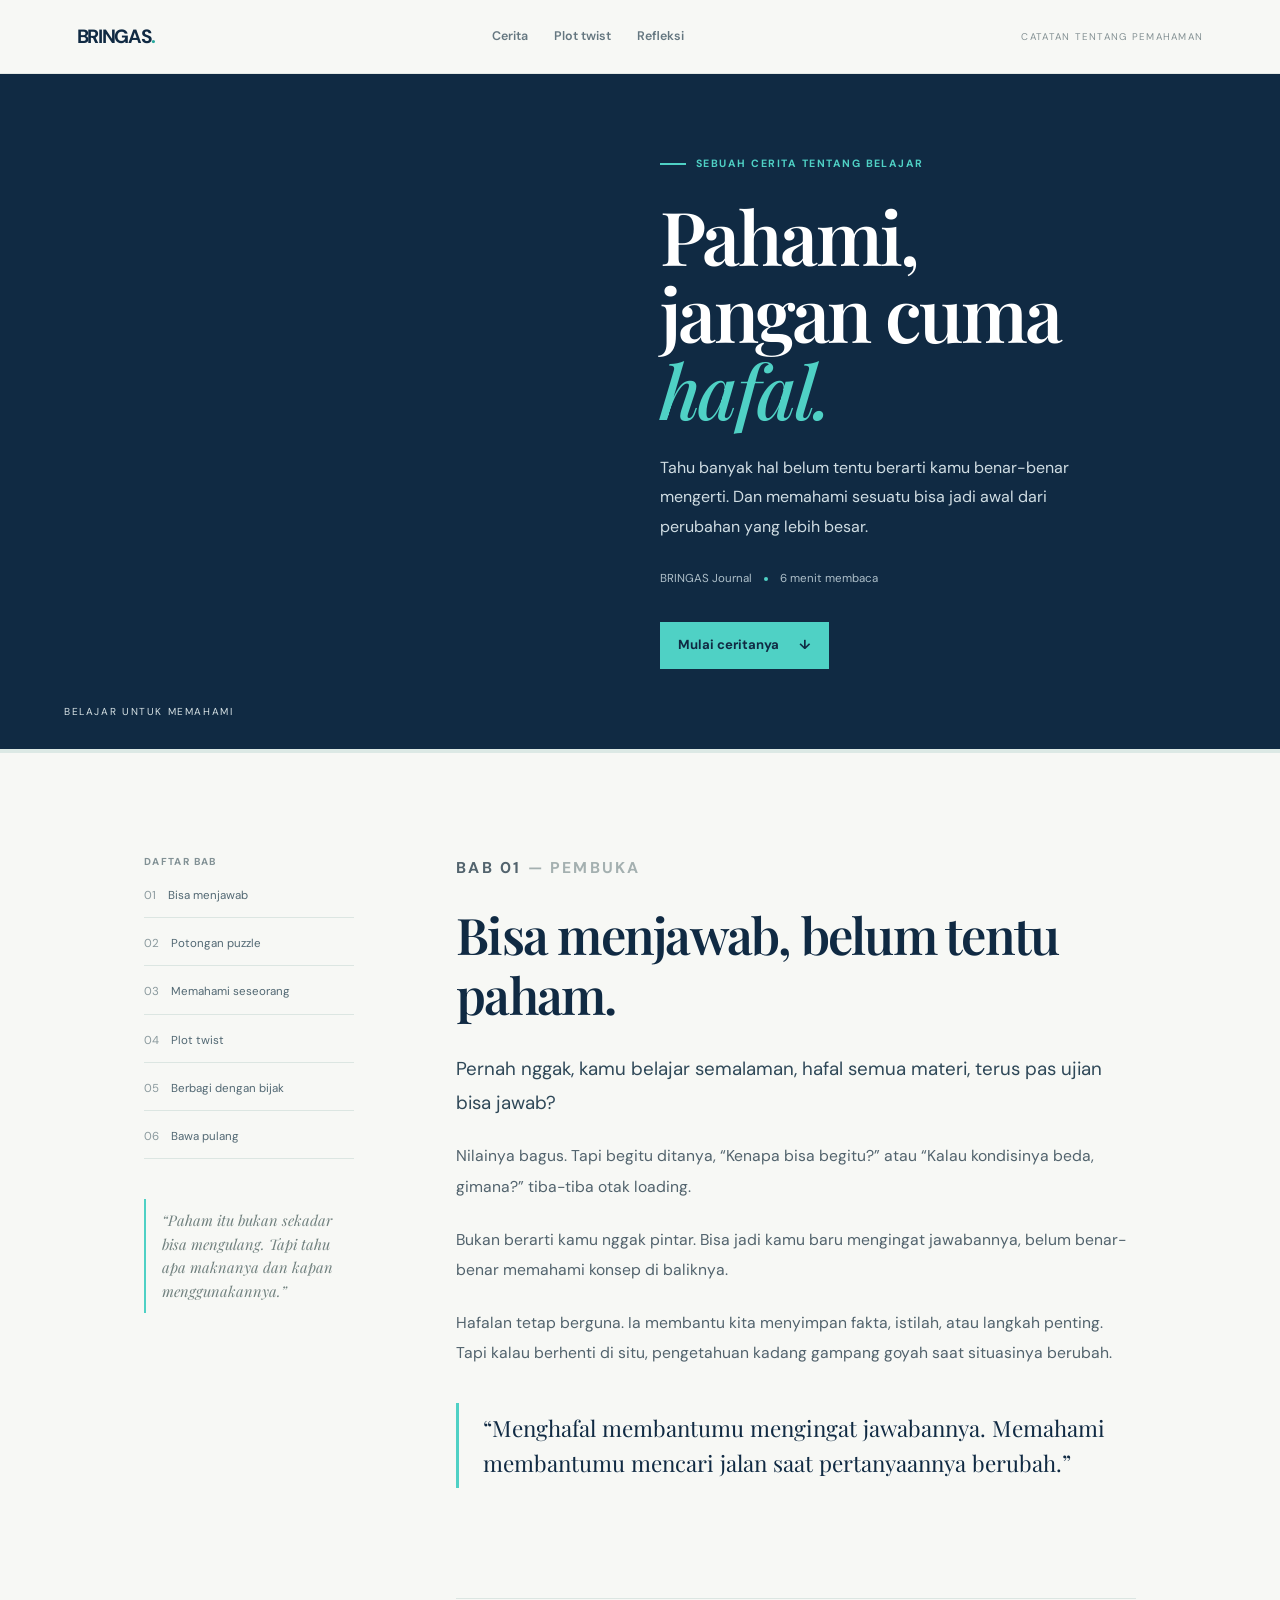
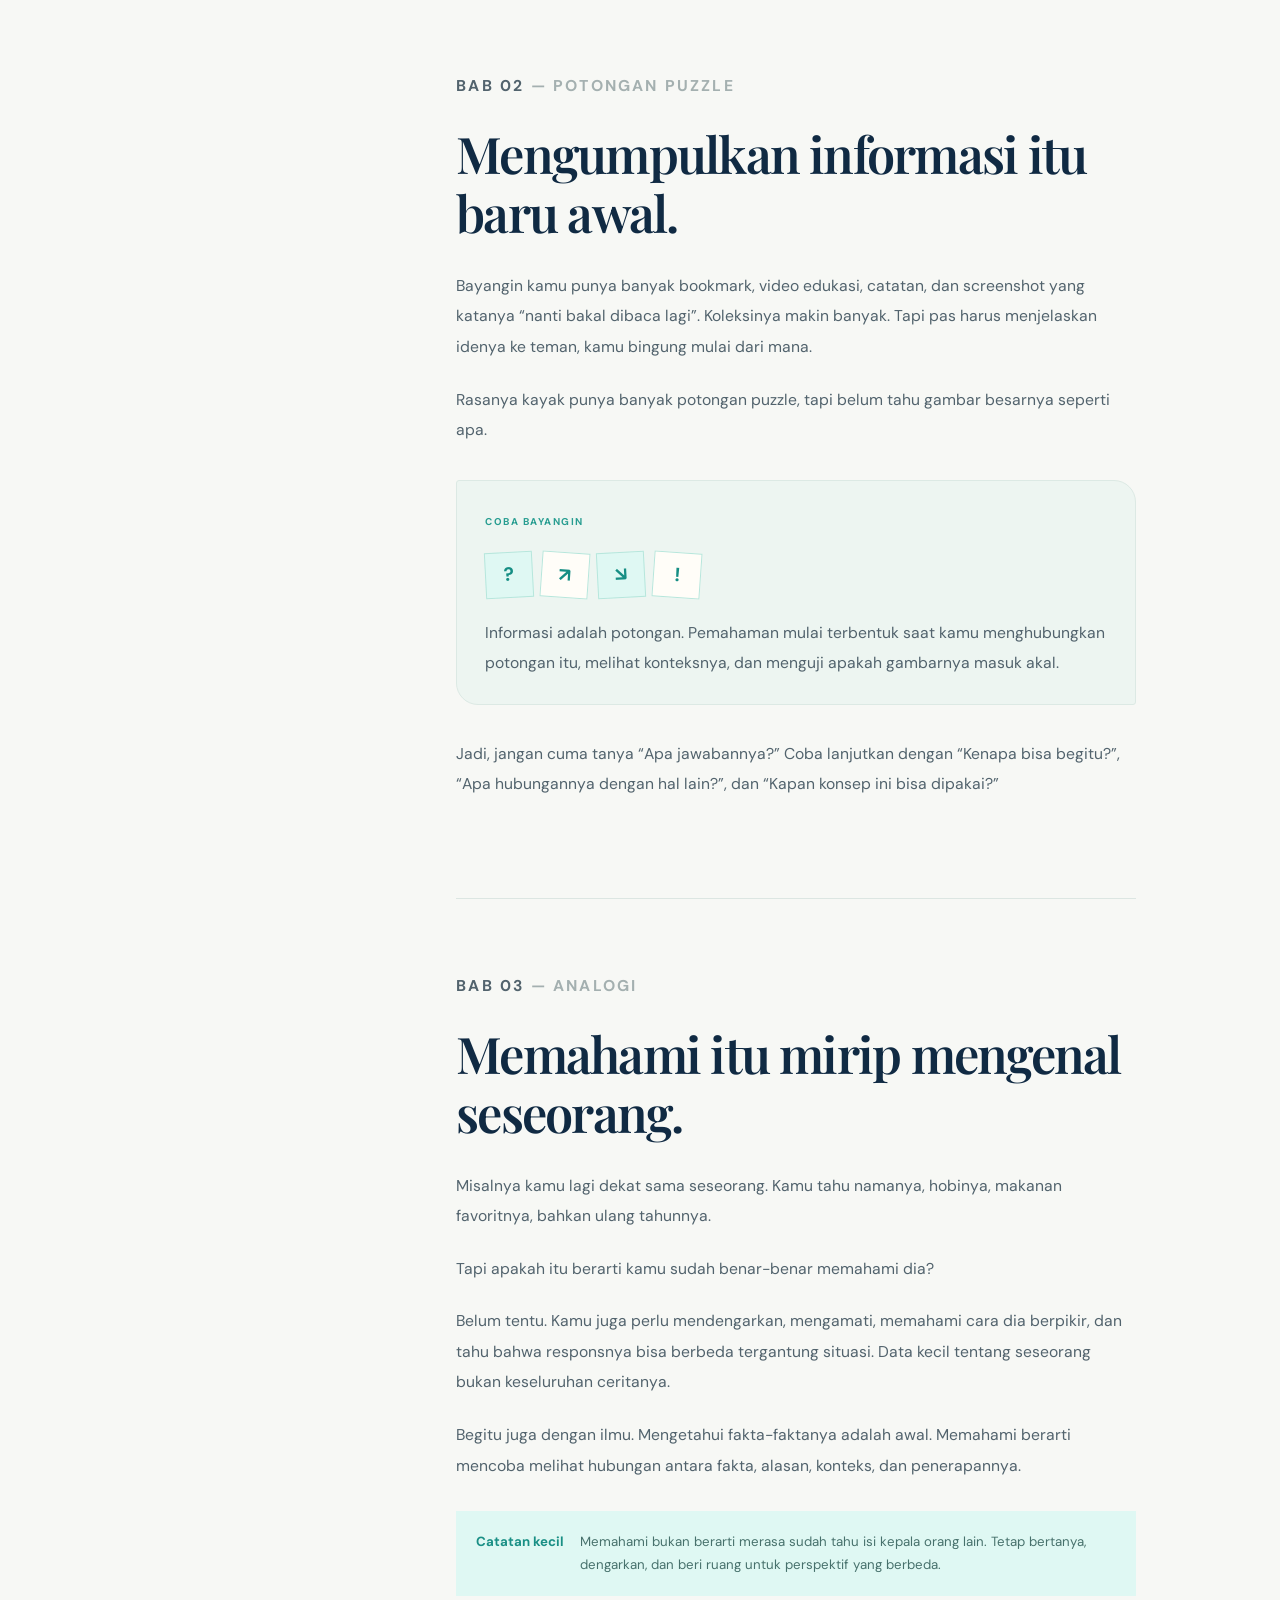
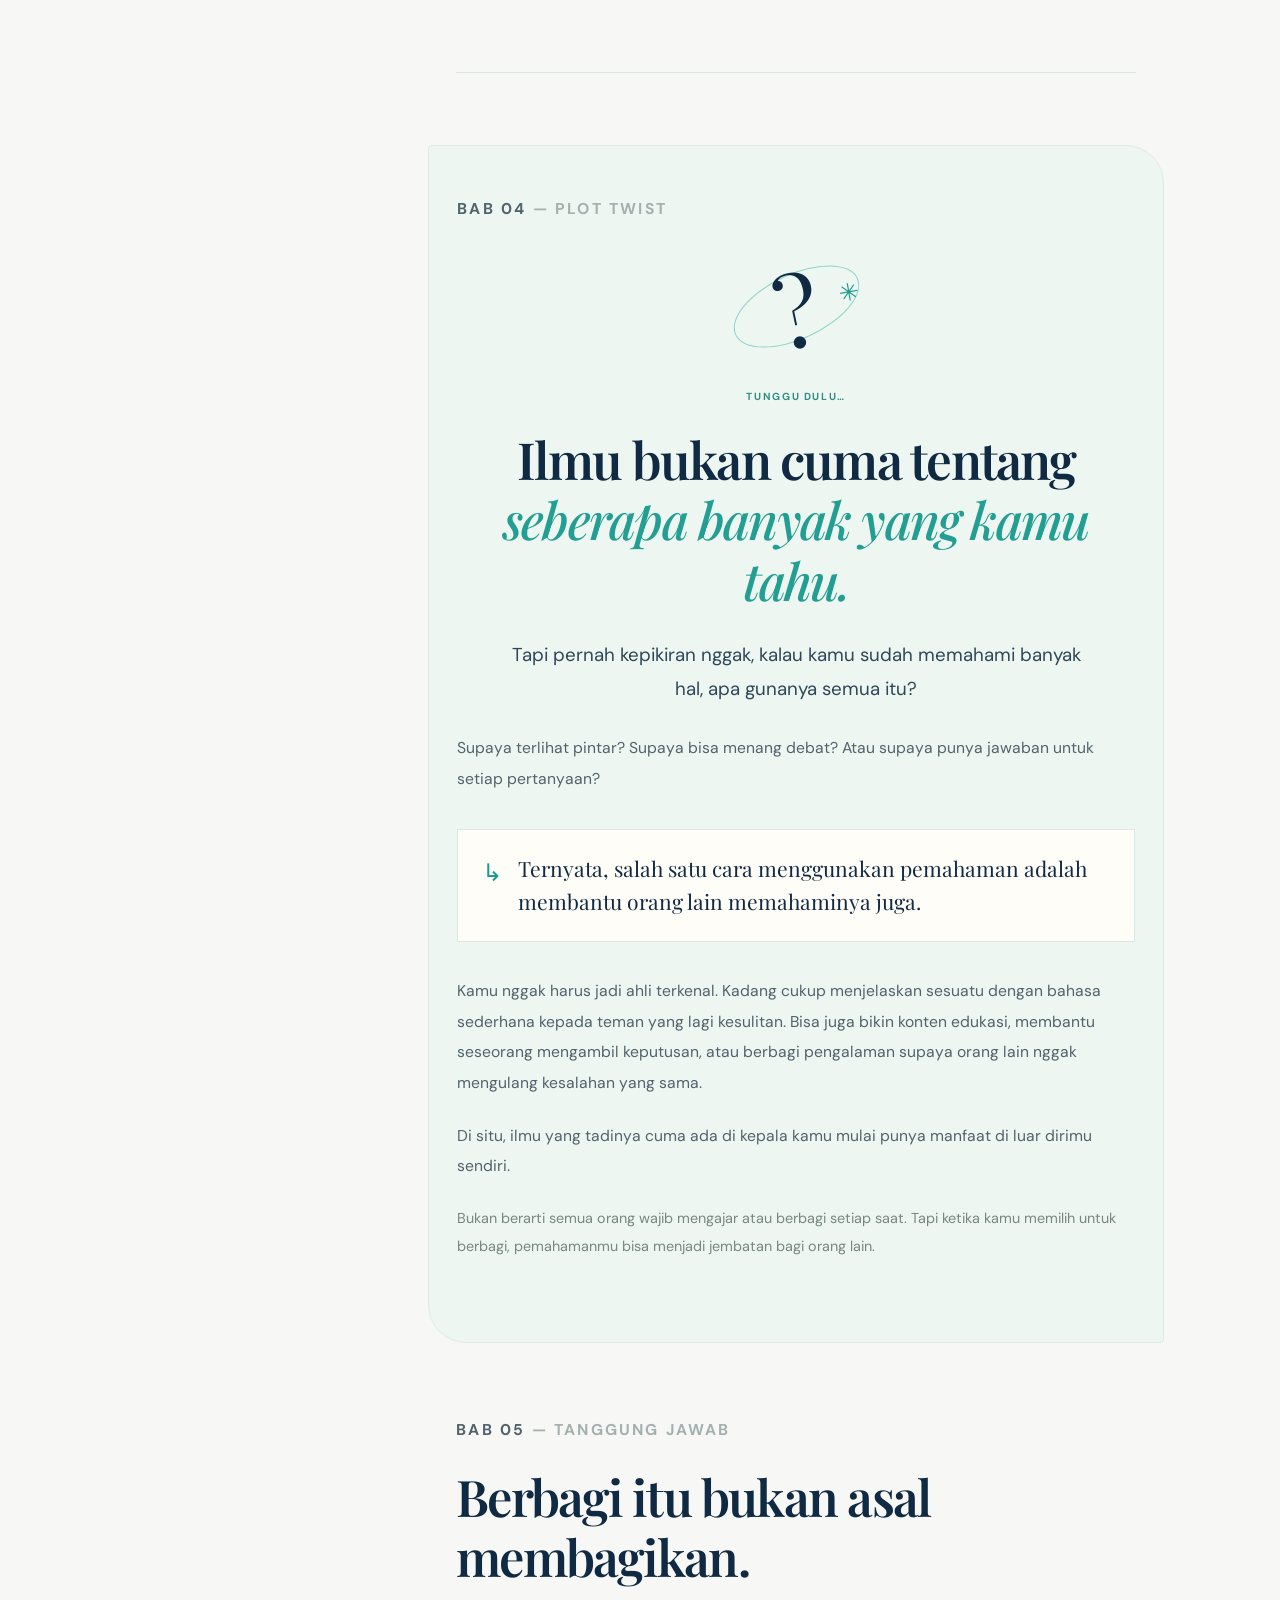
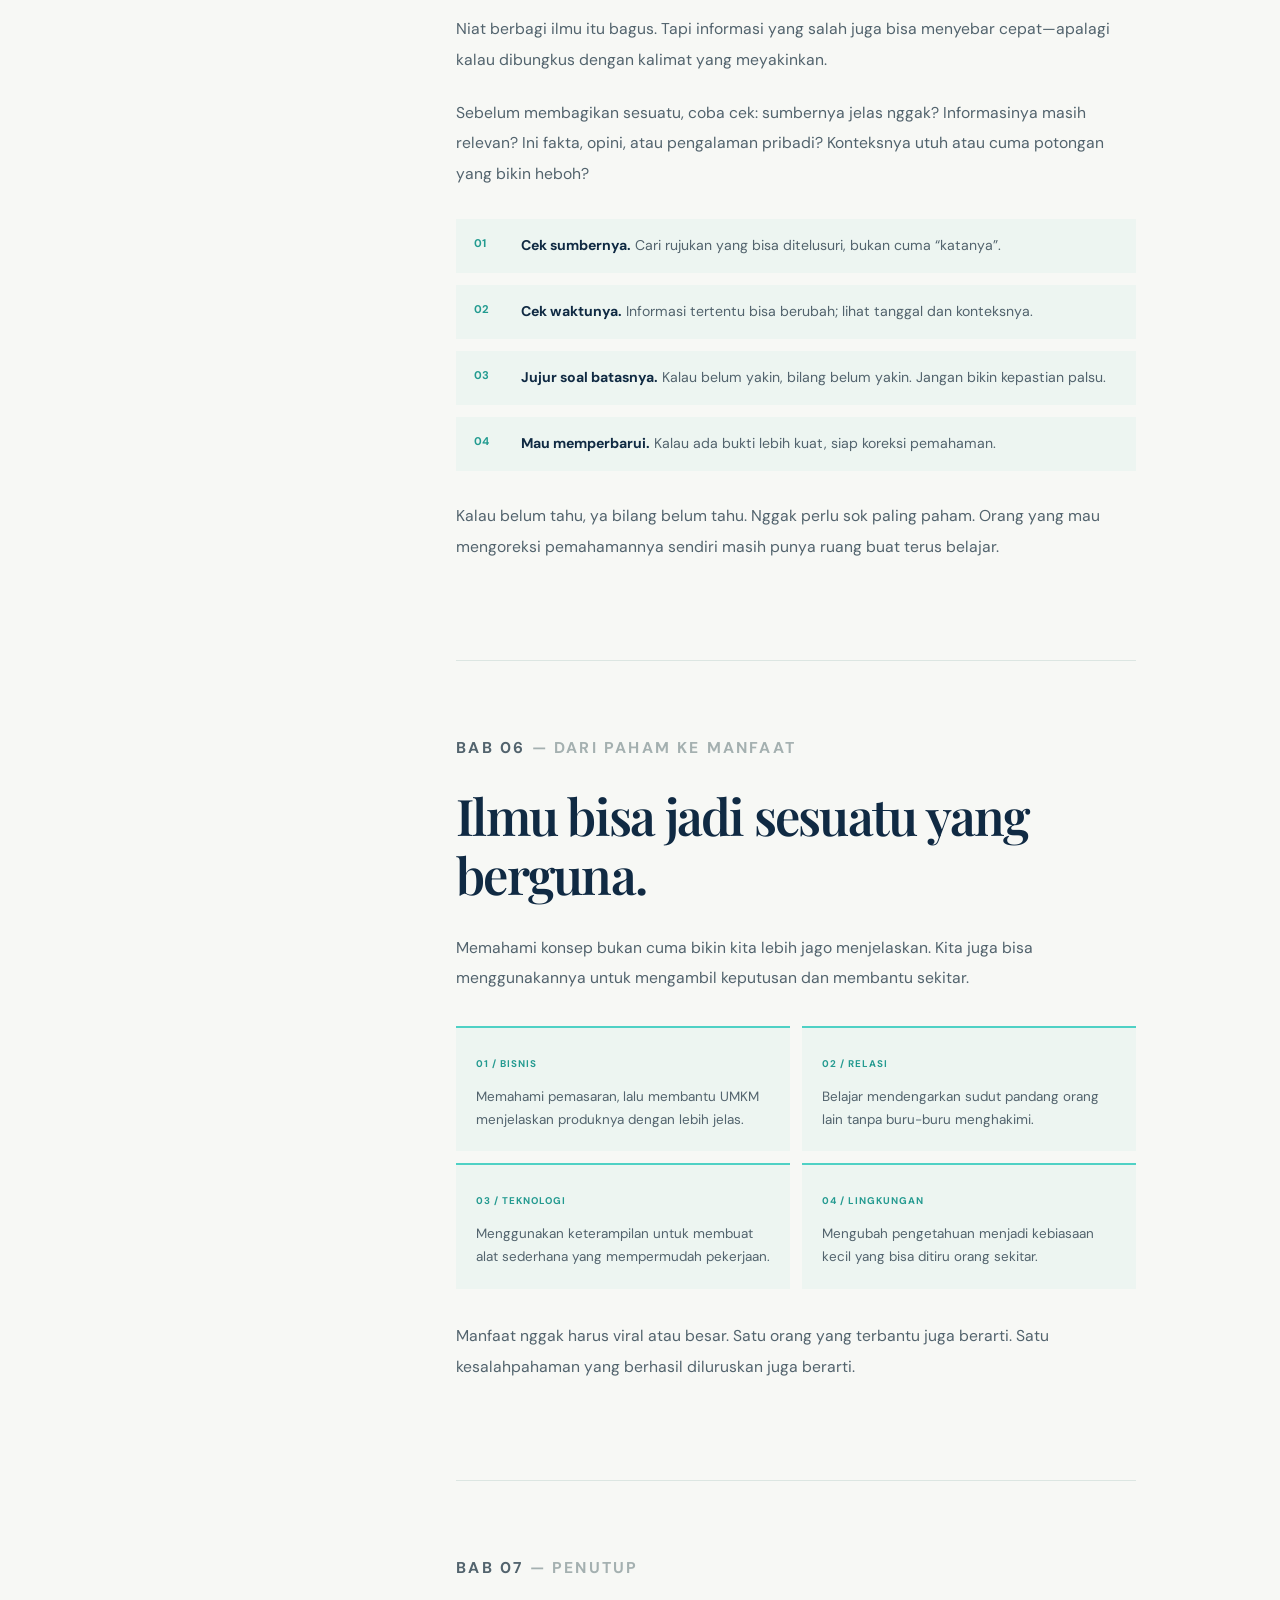
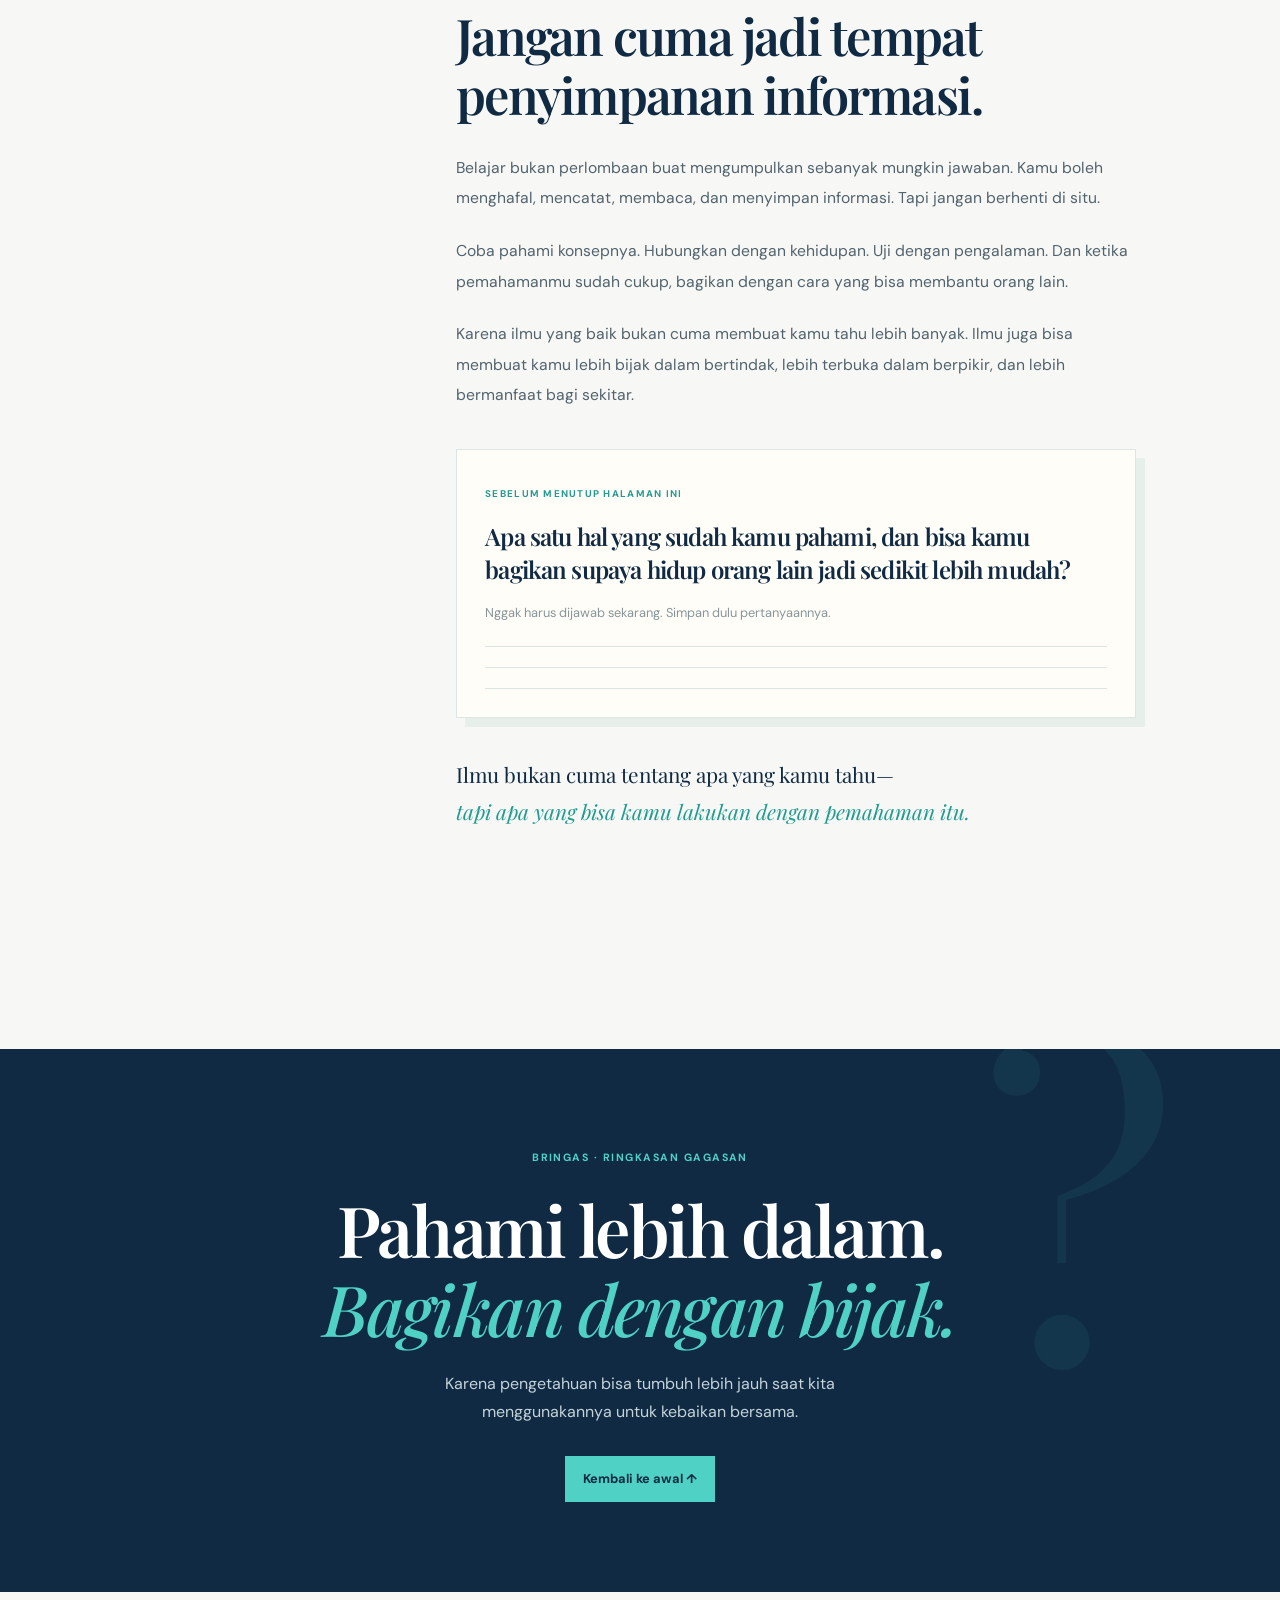
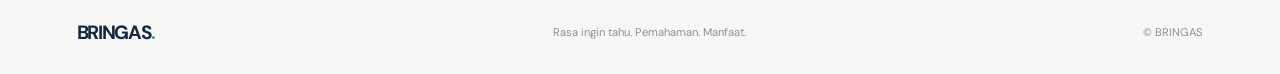
<file: path/pahami/index.html>
<!doctype html>
<html lang="id">
<head>
  <meta charset="utf-8">
  <meta name="viewport" content="width=device-width, initial-scale=1">
  <meta name="theme-color" content="#102a43">
  <title>Pahami, Jangan Cuma Hafal — BRINGAS</title>
  <link rel="preconnect" href="https://fonts.googleapis.com">
  <link rel="preconnect" href="https://fonts.gstatic.com" crossorigin>
  <link href="https://fonts.googleapis.com/css2?family=DM+Sans:wght@400;500;600;700&family=Playfair+Display:wght@500;600;700&display=swap" rel="stylesheet">
  <link rel="stylesheet" href="style.css">
  <script src="script.js" defer></script>
</head>
<body>
  <header class="site-header">
    <a class="brand" href="#top">BRINGAS<span>.</span></a>
    <nav aria-label="Navigasi artikel">
      <a href="#cerita">Cerita</a><a href="#plot-twist">Plot twist</a><a href="#refleksi">Refleksi</a>
    </nav>
    <span class="edition">CATATAN TENTANG PEMAHAMAN</span>
  </header>

  <main id="top">
    <section class="hero">
      <div class="hero-image" role="img" aria-label="Buku dan catatan belajar di atas meja"></div>
      <div class="hero-copy">
        <p class="eyebrow"><i></i> SEBUAH CERITA TENTANG BELAJAR</p>
        <h1>Pahami,<br>jangan cuma <em>hafal.</em></h1>
        <p class="dek">Tahu banyak hal belum tentu berarti kamu benar-benar mengerti. Dan memahami sesuatu bisa jadi awal dari perubahan yang lebih besar.</p>
        <div class="meta"><span>BRINGAS Journal</span><b></b><span>6 menit membaca</span></div>
        <a class="start" href="#cerita">Mulai ceritanya <span>↓</span></a>
      </div>
      <div class="hero-tag">BELAJAR UNTUK MEMAHAMI</div>
    </section>

    <div class="progress" aria-hidden="true"><span id="progress-bar"></span></div>

    <article class="reading" id="cerita">
      <aside class="contents">
        <small>DAFTAR BAB</small>
        <a href="#bab1">01 <span>Bisa menjawab</span></a>
        <a href="#bab2">02 <span>Potongan puzzle</span></a>
        <a href="#bab3">03 <span>Memahami seseorang</span></a>
        <a href="#plot-twist">04 <span>Plot twist</span></a>
        <a href="#bab5">05 <span>Berbagi dengan bijak</span></a>
        <a href="#refleksi">06 <span>Bawa pulang</span></a>
        <blockquote>“Paham itu bukan sekadar bisa mengulang. Tapi tahu apa maknanya dan kapan menggunakannya.”</blockquote>
      </aside>

      <div class="chapters">
        <section class="chapter" id="bab1">
          <p class="kicker">BAB 01 <span>— PEMBUKA</span></p>
          <h2>Bisa menjawab, belum tentu paham.</h2>
          <p class="lead">Pernah nggak, kamu belajar semalaman, hafal semua materi, terus pas ujian bisa jawab?</p>
          <p>Nilainya bagus. Tapi begitu ditanya, “Kenapa bisa begitu?” atau “Kalau kondisinya beda, gimana?” tiba-tiba otak loading.</p>
          <p>Bukan berarti kamu nggak pintar. Bisa jadi kamu baru mengingat jawabannya, belum benar-benar memahami konsep di baliknya.</p>
          <p>Hafalan tetap berguna. Ia membantu kita menyimpan fakta, istilah, atau langkah penting. Tapi kalau berhenti di situ, pengetahuan kadang gampang goyah saat situasinya berubah.</p>
          <blockquote>“Menghafal membantumu mengingat jawabannya. Memahami membantumu mencari jalan saat pertanyaannya berubah.”</blockquote>
        </section>

        <section class="chapter" id="bab2">
          <p class="kicker">BAB 02 <span>— POTONGAN PUZZLE</span></p>
          <h2>Mengumpulkan informasi itu baru awal.</h2>
          <p>Bayangin kamu punya banyak bookmark, video edukasi, catatan, dan screenshot yang katanya “nanti bakal dibaca lagi”. Koleksinya makin banyak. Tapi pas harus menjelaskan idenya ke teman, kamu bingung mulai dari mana.</p>
          <p>Rasanya kayak punya banyak potongan puzzle, tapi belum tahu gambar besarnya seperti apa.</p>
          <div class="idea-card">
            <span class="card-label">COBA BAYANGIN</span>
            <div class="puzzle" aria-hidden="true"><span>?</span><span>↗</span><span>↘</span><span>!</span></div>
            <p>Informasi adalah potongan. Pemahaman mulai terbentuk saat kamu menghubungkan potongan itu, melihat konteksnya, dan menguji apakah gambarnya masuk akal.</p>
          </div>
          <p>Jadi, jangan cuma tanya “Apa jawabannya?” Coba lanjutkan dengan “Kenapa bisa begitu?”, “Apa hubungannya dengan hal lain?”, dan “Kapan konsep ini bisa dipakai?”</p>
        </section>

        <section class="chapter" id="bab3">
          <p class="kicker">BAB 03 <span>— ANALOGI</span></p>
          <h2>Memahami itu mirip mengenal seseorang.</h2>
          <p>Misalnya kamu lagi dekat sama seseorang. Kamu tahu namanya, hobinya, makanan favoritnya, bahkan ulang tahunnya.</p>
          <p>Tapi apakah itu berarti kamu sudah benar-benar memahami dia?</p>
          <p>Belum tentu. Kamu juga perlu mendengarkan, mengamati, memahami cara dia berpikir, dan tahu bahwa responsnya bisa berbeda tergantung situasi. Data kecil tentang seseorang bukan keseluruhan ceritanya.</p>
          <p>Begitu juga dengan ilmu. Mengetahui fakta-faktanya adalah awal. Memahami berarti mencoba melihat hubungan antara fakta, alasan, konteks, dan penerapannya.</p>
          <div class="side-note"><b>Catatan kecil</b><span>Memahami bukan berarti merasa sudah tahu isi kepala orang lain. Tetap bertanya, dengarkan, dan beri ruang untuk perspektif yang berbeda.</span></div>
        </section>

        <section class="chapter twist" id="plot-twist">
          <p class="kicker">BAB 04 <span>— PLOT TWIST</span></p>
          <div class="twist-mark" aria-hidden="true"><span>?</span><i></i><b>✳</b></div>
          <p class="twist-label">TUNGGU DULU…</p>
          <h2>Ilmu bukan cuma tentang<br><em>seberapa banyak yang kamu tahu.</em></h2>
          <p class="lead">Tapi pernah kepikiran nggak, kalau kamu sudah memahami banyak hal, apa gunanya semua itu?</p>
          <p>Supaya terlihat pintar? Supaya bisa menang debat? Atau supaya punya jawaban untuk setiap pertanyaan?</p>
          <div class="reveal">
            <span>↳</span>
            <p>Ternyata, salah satu cara menggunakan pemahaman adalah membantu orang lain memahaminya juga.</p>
          </div>
          <p>Kamu nggak harus jadi ahli terkenal. Kadang cukup menjelaskan sesuatu dengan bahasa sederhana kepada teman yang lagi kesulitan. Bisa juga bikin konten edukasi, membantu seseorang mengambil keputusan, atau berbagi pengalaman supaya orang lain nggak mengulang kesalahan yang sama.</p>
          <p>Di situ, ilmu yang tadinya cuma ada di kepala kamu mulai punya manfaat di luar dirimu sendiri.</p>
          <p class="soft">Bukan berarti semua orang wajib mengajar atau berbagi setiap saat. Tapi ketika kamu memilih untuk berbagi, pemahamanmu bisa menjadi jembatan bagi orang lain.</p>
        </section>

        <section class="chapter" id="bab5">
          <p class="kicker">BAB 05 <span>— TANGGUNG JAWAB</span></p>
          <h2>Berbagi itu bukan asal membagikan.</h2>
          <p>Niat berbagi ilmu itu bagus. Tapi informasi yang salah juga bisa menyebar cepat—apalagi kalau dibungkus dengan kalimat yang meyakinkan.</p>
          <p>Sebelum membagikan sesuatu, coba cek: sumbernya jelas nggak? Informasinya masih relevan? Ini fakta, opini, atau pengalaman pribadi? Konteksnya utuh atau cuma potongan yang bikin heboh?</p>
          <div class="checklist">
            <div><span>01</span><p><b>Cek sumbernya.</b> Cari rujukan yang bisa ditelusuri, bukan cuma “katanya”.</p></div>
            <div><span>02</span><p><b>Cek waktunya.</b> Informasi tertentu bisa berubah; lihat tanggal dan konteksnya.</p></div>
            <div><span>03</span><p><b>Jujur soal batasnya.</b> Kalau belum yakin, bilang belum yakin. Jangan bikin kepastian palsu.</p></div>
            <div><span>04</span><p><b>Mau memperbarui.</b> Kalau ada bukti lebih kuat, siap koreksi pemahaman.</p></div>
          </div>
          <p>Kalau belum tahu, ya bilang belum tahu. Nggak perlu sok paling paham. Orang yang mau mengoreksi pemahamannya sendiri masih punya ruang buat terus belajar.</p>
        </section>

        <section class="chapter" id="bab6">
          <p class="kicker">BAB 06 <span>— DARI PAHAM KE MANFAAT</span></p>
          <h2>Ilmu bisa jadi sesuatu yang berguna.</h2>
          <p>Memahami konsep bukan cuma bikin kita lebih jago menjelaskan. Kita juga bisa menggunakannya untuk mengambil keputusan dan membantu sekitar.</p>
          <div class="use-cases">
            <div><span>01 / BISNIS</span><p>Memahami pemasaran, lalu membantu UMKM menjelaskan produknya dengan lebih jelas.</p></div>
            <div><span>02 / RELASI</span><p>Belajar mendengarkan sudut pandang orang lain tanpa buru-buru menghakimi.</p></div>
            <div><span>03 / TEKNOLOGI</span><p>Menggunakan keterampilan untuk membuat alat sederhana yang mempermudah pekerjaan.</p></div>
            <div><span>04 / LINGKUNGAN</span><p>Mengubah pengetahuan menjadi kebiasaan kecil yang bisa ditiru orang sekitar.</p></div>
          </div>
          <p>Manfaat nggak harus viral atau besar. Satu orang yang terbantu juga berarti. Satu kesalahpahaman yang berhasil diluruskan juga berarti.</p>
        </section>

        <section class="chapter final-chapter" id="refleksi">
          <p class="kicker">BAB 07 <span>— PENUTUP</span></p>
          <h2>Jangan cuma jadi tempat penyimpanan informasi.</h2>
          <p>Belajar bukan perlombaan buat mengumpulkan sebanyak mungkin jawaban. Kamu boleh menghafal, mencatat, membaca, dan menyimpan informasi. Tapi jangan berhenti di situ.</p>
          <p>Coba pahami konsepnya. Hubungkan dengan kehidupan. Uji dengan pengalaman. Dan ketika pemahamanmu sudah cukup, bagikan dengan cara yang bisa membantu orang lain.</p>
          <p>Karena ilmu yang baik bukan cuma membuat kamu tahu lebih banyak. Ilmu juga bisa membuat kamu lebih bijak dalam bertindak, lebih terbuka dalam berpikir, dan lebih bermanfaat bagi sekitar.</p>
          <div class="reflection">
            <span>SEBELUM MENUTUP HALAMAN INI</span>
            <h3>Apa satu hal yang sudah kamu pahami, dan bisa kamu bagikan supaya hidup orang lain jadi sedikit lebih mudah?</h3>
            <p>Nggak harus dijawab sekarang. Simpan dulu pertanyaannya.</p>
            <div class="lines"><i></i><i></i><i></i></div>
          </div>
          <p class="last-line">Ilmu bukan cuma tentang apa yang kamu tahu—<br><em>tapi apa yang bisa kamu lakukan dengan pemahaman itu.</em></p>
        </section>
      </div>
    </article>

    <section class="closing">
      <p class="eyebrow">BRINGAS · RINGKASAN GAGASAN</p>
      <h2>Pahami lebih dalam.<br><em>Bagikan dengan bijak.</em></h2>
      <p>Karena pengetahuan bisa tumbuh lebih jauh saat kita menggunakannya untuk kebaikan bersama.</p>
      <a href="#top">Kembali ke awal ↑</a>
      <span class="closing-question" aria-hidden="true">?</span>
    </section>
  </main>

  <footer class="footer"><a class="brand" href="#top">BRINGAS<span>.</span></a><span>Rasa ingin tahu. Pemahaman. Manfaat.</span><span>© BRINGAS</span></footer>
</body>
</html>
</file>
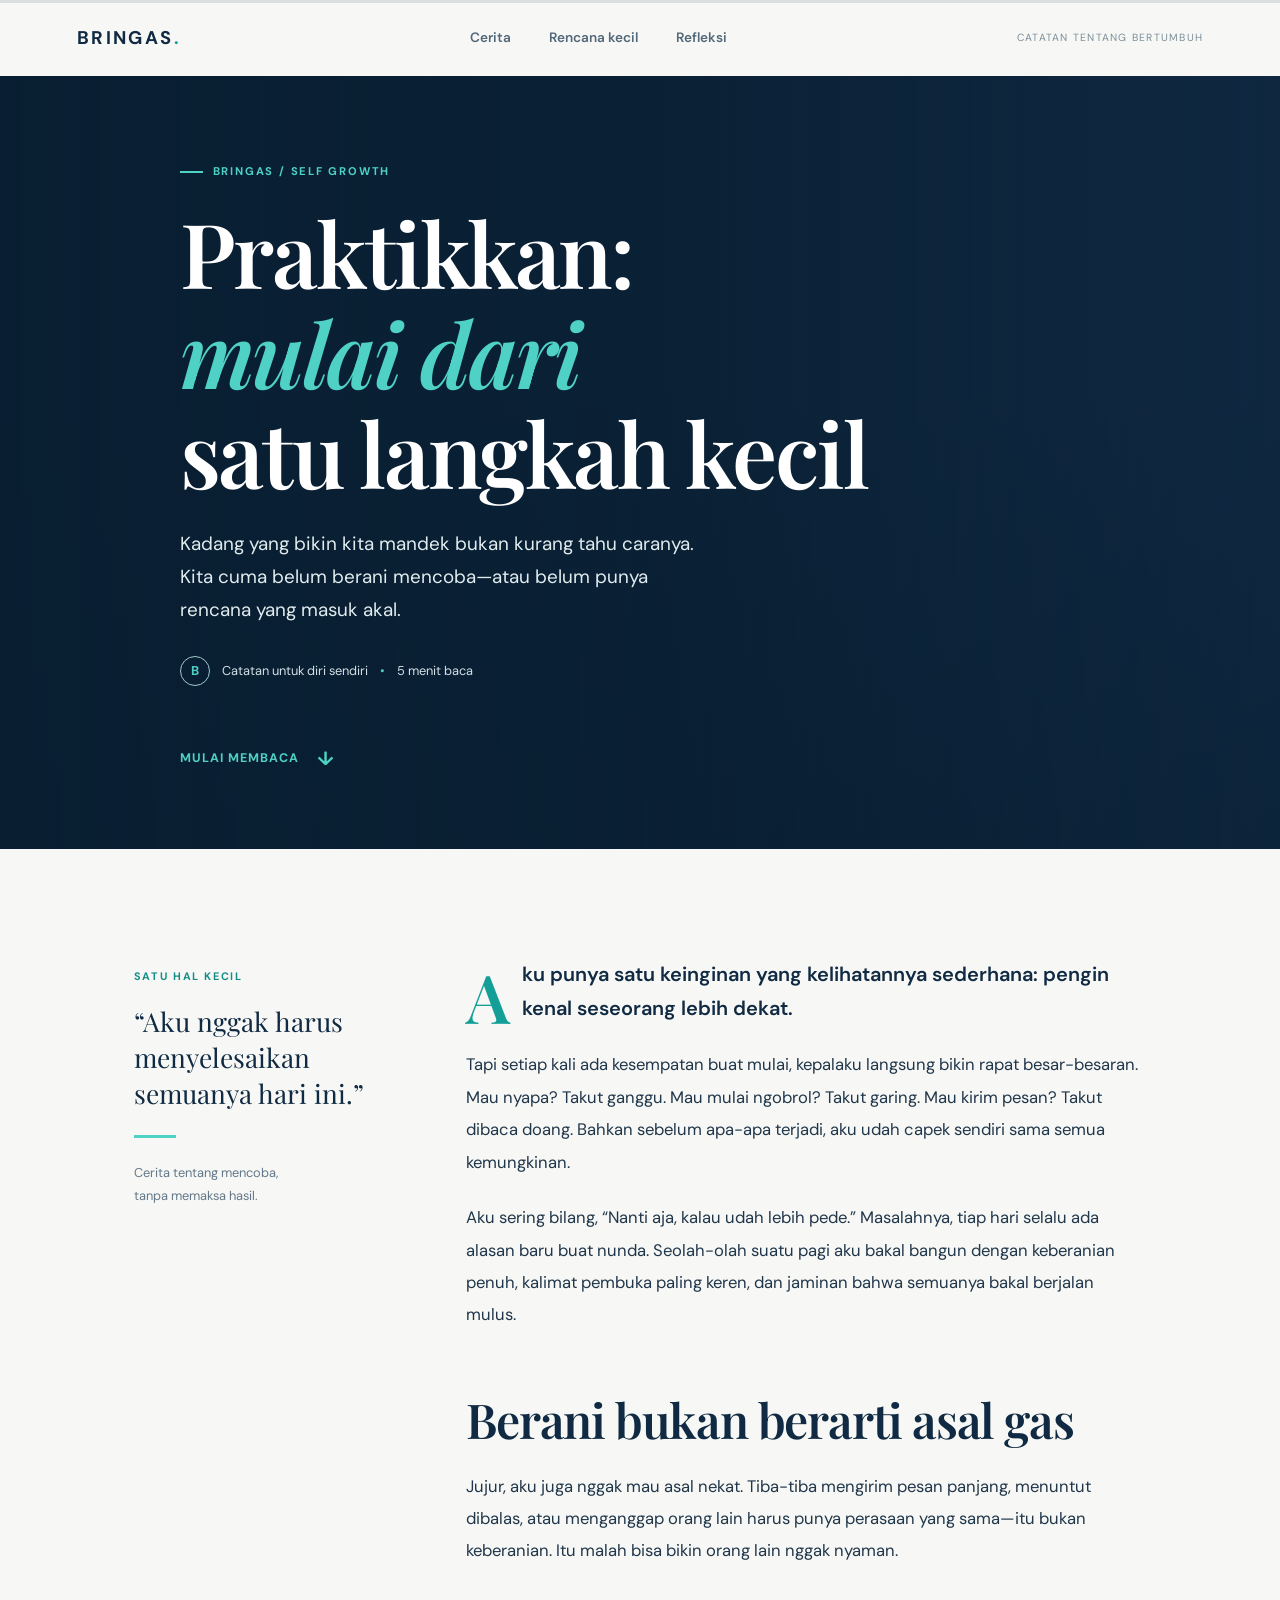
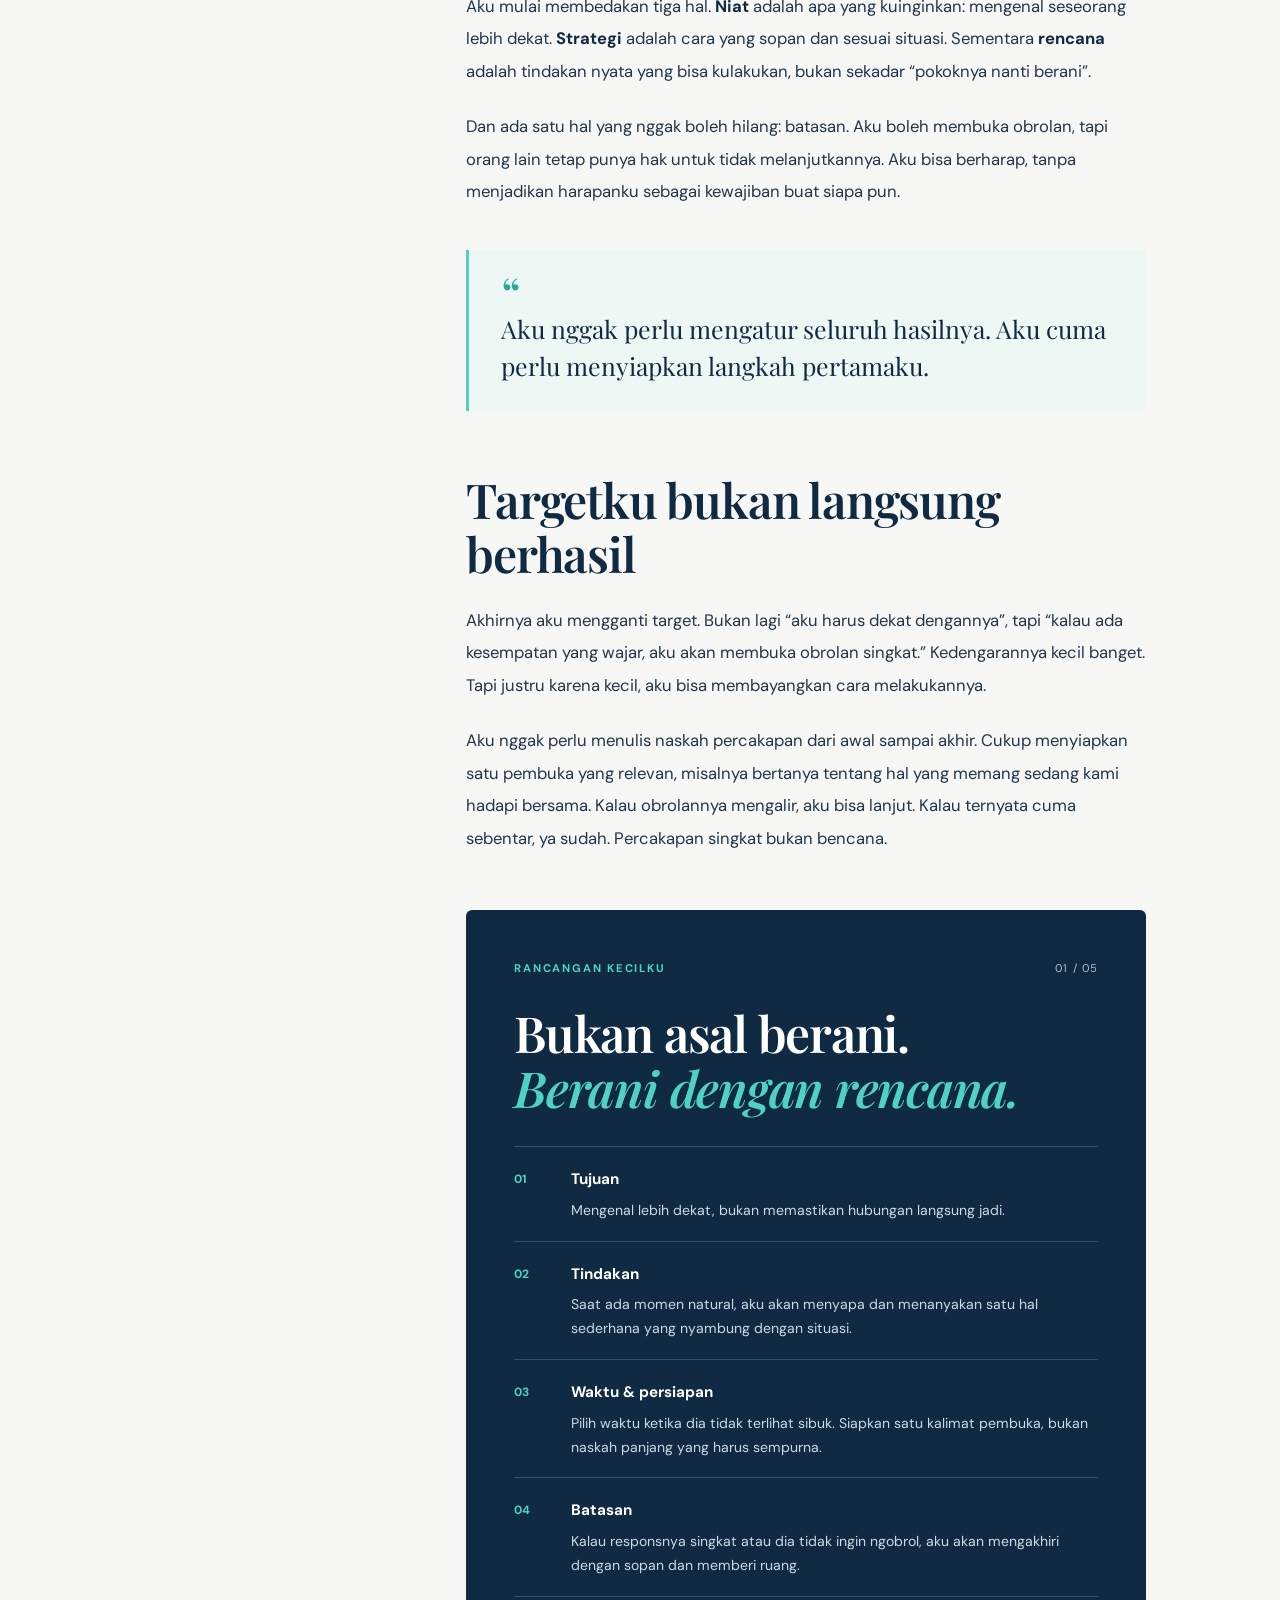
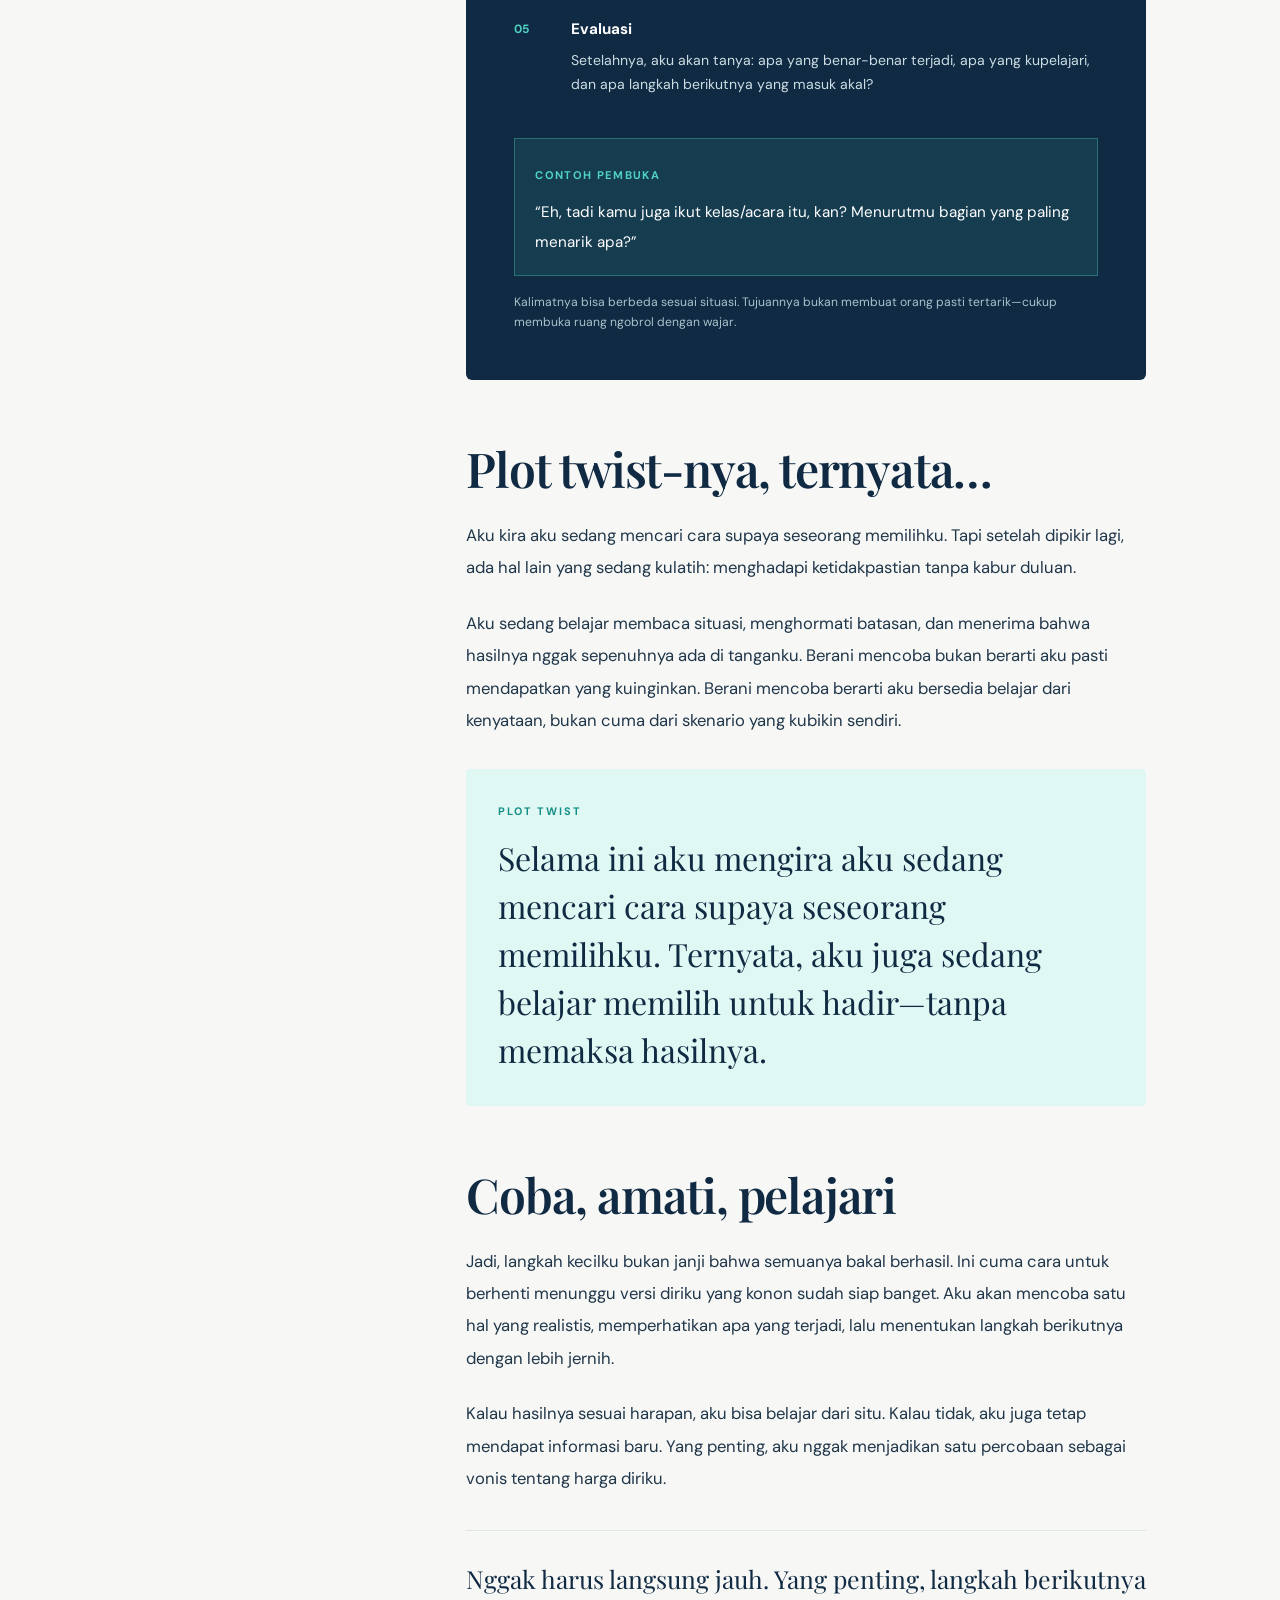
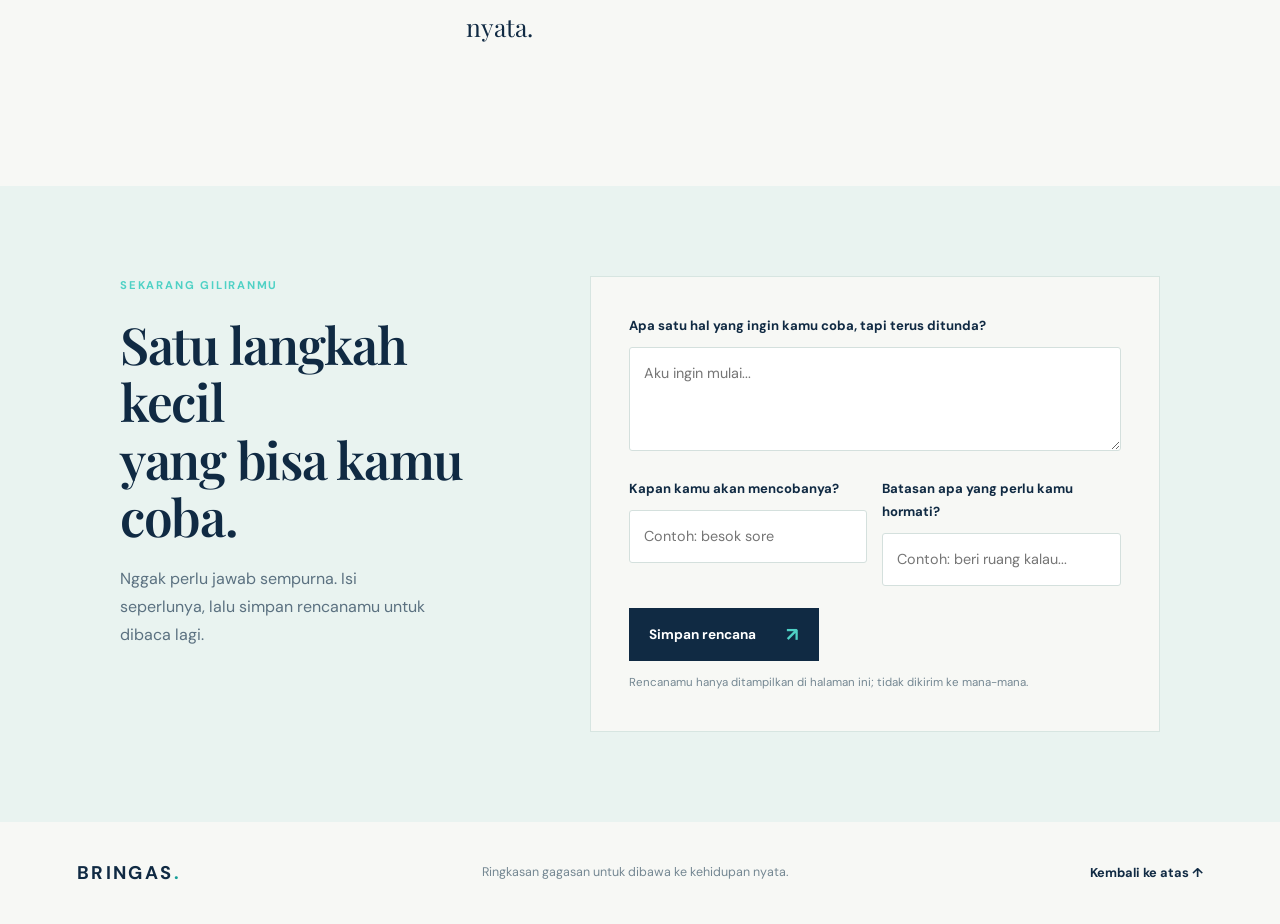
<file: path/praktikkan/index.html>
<!doctype html>
<html lang="id">
<head>
  <meta charset="utf-8">
  <meta name="viewport" content="width=device-width, initial-scale=1">
  <meta name="theme-color" content="#102A43">
  <meta name="description" content="Cerita BRINGAS tentang berani mempraktikkan satu langkah kecil dengan strategi, rencana, dan refleksi.">
  <title>Praktikkan — BRINGAS</title>
  <link rel="preconnect" href="https://fonts.googleapis.com">
  <link rel="preconnect" href="https://fonts.gstatic.com" crossorigin>
  <link href="https://fonts.googleapis.com/css2?family=DM+Sans:wght@400;500;600;700&family=Playfair+Display:wght@600;700&display=swap" rel="stylesheet">
  <link rel="stylesheet" href="style.css">
  <script src="script.js" defer></script>
</head>
<body>
  <div class="reading-progress" aria-hidden="true"><span id="progressBar"></span></div>
  <header class="site-header">
    <a class="brand" href="#top" aria-label="BRINGAS, kembali ke atas">BRINGAS<span>.</span></a>
    <nav aria-label="Navigasi artikel">
      <a href="#cerita">Cerita</a>
      <a href="#rencana">Rencana kecil</a>
      <a href="#refleksi">Refleksi</a>
    </nav>
    <span class="issue">CATATAN TENTANG BERTUMBUH</span>
  </header>

  <main id="top">
    <section class="hero">
      <div class="hero-image" role="img" aria-label="Dua orang berbincang santai di kafe yang terang"></div>
      <div class="hero-shade"></div>
      <div class="hero-content">
        <p class="eyebrow"><span></span> BRINGAS / SELF GROWTH</p>
        <h1>Praktikkan:<br><em>mulai dari</em><br>satu langkah kecil</h1>
        <p class="hero-deck">Kadang yang bikin kita mandek bukan kurang tahu caranya. Kita cuma belum berani mencoba—atau belum punya rencana yang masuk akal.</p>
        <div class="byline"><span class="avatar">B</span><span>Catatan untuk diri sendiri</span><span class="dot">•</span><span>5 menit baca</span></div>
        <a class="scroll-cue" href="#cerita"><span>Mulai membaca</span><span aria-hidden="true">↓</span></a>
      </div>
    </section>

    <article class="story" id="cerita">
      <aside class="story-aside">
        <p class="aside-label">SATU HAL KECIL</p>
        <p class="aside-quote">“Aku nggak harus menyelesaikan semuanya hari ini.”</p>
        <div class="aside-line"></div>
        <p class="aside-note">Cerita tentang mencoba, tanpa memaksa hasil.</p>
      </aside>

      <div class="story-body">
        <p class="opening"><span class="dropcap">A</span>ku punya satu keinginan yang kelihatannya sederhana: pengin kenal seseorang lebih dekat.</p>
        <p>Tapi setiap kali ada kesempatan buat mulai, kepalaku langsung bikin rapat besar-besaran. Mau nyapa? Takut ganggu. Mau mulai ngobrol? Takut garing. Mau kirim pesan? Takut dibaca doang. Bahkan sebelum apa-apa terjadi, aku udah capek sendiri sama semua kemungkinan.</p>
        <p>Aku sering bilang, “Nanti aja, kalau udah lebih pede.” Masalahnya, tiap hari selalu ada alasan baru buat nunda. Seolah-olah suatu pagi aku bakal bangun dengan keberanian penuh, kalimat pembuka paling keren, dan jaminan bahwa semuanya bakal berjalan mulus.</p>

        <h2>Berani bukan berarti asal gas</h2>
        <p>Jujur, aku juga nggak mau asal nekat. Tiba-tiba mengirim pesan panjang, menuntut dibalas, atau menganggap orang lain harus punya perasaan yang sama—itu bukan keberanian. Itu malah bisa bikin orang lain nggak nyaman.</p>
        <p>Aku mulai membedakan tiga hal. <strong>Niat</strong> adalah apa yang kuinginkan: mengenal seseorang lebih dekat. <strong>Strategi</strong> adalah cara yang sopan dan sesuai situasi. Sementara <strong>rencana</strong> adalah tindakan nyata yang bisa kulakukan, bukan sekadar “pokoknya nanti berani”.</p>
        <p>Dan ada satu hal yang nggak boleh hilang: batasan. Aku boleh membuka obrolan, tapi orang lain tetap punya hak untuk tidak melanjutkannya. Aku bisa berharap, tanpa menjadikan harapanku sebagai kewajiban buat siapa pun.</p>

        <blockquote class="pullquote">
          <span class="quote-mark">“</span>
          Aku nggak perlu mengatur seluruh hasilnya. Aku cuma perlu menyiapkan langkah pertamaku.
        </blockquote>

        <h2>Targetku bukan langsung berhasil</h2>
        <p>Akhirnya aku mengganti target. Bukan lagi “aku harus dekat dengannya”, tapi “kalau ada kesempatan yang wajar, aku akan membuka obrolan singkat.” Kedengarannya kecil banget. Tapi justru karena kecil, aku bisa membayangkan cara melakukannya.</p>
        <p>Aku nggak perlu menulis naskah percakapan dari awal sampai akhir. Cukup menyiapkan satu pembuka yang relevan, misalnya bertanya tentang hal yang memang sedang kami hadapi bersama. Kalau obrolannya mengalir, aku bisa lanjut. Kalau ternyata cuma sebentar, ya sudah. Percakapan singkat bukan bencana.</p>

        <section class="plan-card" id="rencana" aria-labelledby="plan-title">
          <div class="plan-top">
            <p class="eyebrow">RANCANGAN KECILKU</p>
            <span class="plan-number">01 / 05</span>
          </div>
          <h2 id="plan-title">Bukan asal berani.<br><em>Berani dengan rencana.</em></h2>
          <div class="plan-steps">
            <div class="plan-step"><span class="step-no">01</span><div><h3>Tujuan</h3><p>Mengenal lebih dekat, bukan memastikan hubungan langsung jadi.</p></div></div>
            <div class="plan-step"><span class="step-no">02</span><div><h3>Tindakan</h3><p>Saat ada momen natural, aku akan menyapa dan menanyakan satu hal sederhana yang nyambung dengan situasi.</p></div></div>
            <div class="plan-step"><span class="step-no">03</span><div><h3>Waktu & persiapan</h3><p>Pilih waktu ketika dia tidak terlihat sibuk. Siapkan satu kalimat pembuka, bukan naskah panjang yang harus sempurna.</p></div></div>
            <div class="plan-step"><span class="step-no">04</span><div><h3>Batasan</h3><p>Kalau responsnya singkat atau dia tidak ingin ngobrol, aku akan mengakhiri dengan sopan dan memberi ruang.</p></div></div>
            <div class="plan-step"><span class="step-no">05</span><div><h3>Evaluasi</h3><p>Setelahnya, aku akan tanya: apa yang benar-benar terjadi, apa yang kupelajari, dan apa langkah berikutnya yang masuk akal?</p></div></div>
          </div>
          <div class="example-line"><span>Contoh pembuka</span><p>“Eh, tadi kamu juga ikut kelas/acara itu, kan? Menurutmu bagian yang paling menarik apa?”</p></div>
          <p class="plan-footnote">Kalimatnya bisa berbeda sesuai situasi. Tujuannya bukan membuat orang pasti tertarik—cukup membuka ruang ngobrol dengan wajar.</p>
        </section>

        <h2>Plot twist-nya, ternyata…</h2>
        <p>Aku kira aku sedang mencari cara supaya seseorang memilihku. Tapi setelah dipikir lagi, ada hal lain yang sedang kulatih: menghadapi ketidakpastian tanpa kabur duluan.</p>
        <p>Aku sedang belajar membaca situasi, menghormati batasan, dan menerima bahwa hasilnya nggak sepenuhnya ada di tanganku. Berani mencoba bukan berarti aku pasti mendapatkan yang kuinginkan. Berani mencoba berarti aku bersedia belajar dari kenyataan, bukan cuma dari skenario yang kubikin sendiri.</p>
        <div class="twist">
          <p class="twist-label">PLOT TWIST</p>
          <p>Selama ini aku mengira aku sedang mencari cara supaya seseorang memilihku. Ternyata, aku juga sedang belajar memilih untuk hadir—tanpa memaksa hasilnya.</p>
        </div>

        <h2>Coba, amati, pelajari</h2>
        <p>Jadi, langkah kecilku bukan janji bahwa semuanya bakal berhasil. Ini cuma cara untuk berhenti menunggu versi diriku yang konon sudah siap banget. Aku akan mencoba satu hal yang realistis, memperhatikan apa yang terjadi, lalu menentukan langkah berikutnya dengan lebih jernih.</p>
        <p>Kalau hasilnya sesuai harapan, aku bisa belajar dari situ. Kalau tidak, aku juga tetap mendapat informasi baru. Yang penting, aku nggak menjadikan satu percobaan sebagai vonis tentang harga diriku.</p>
        <p class="closing-line">Nggak harus langsung jauh. Yang penting, langkah berikutnya nyata.</p>
      </div>
    </article>

    <section class="reflection" id="refleksi">
      <div class="reflection-heading">
        <p class="eyebrow">SEKARANG GILIRANMU</p>
        <h2>Satu langkah kecil<br>yang bisa kamu coba.</h2>
        <p>Nggak perlu jawab sempurna. Isi seperlunya, lalu simpan rencanamu untuk dibaca lagi.</p>
      </div>
      <form id="reflectionForm" class="reflection-form">
        <label for="smallStep">Apa satu hal yang ingin kamu coba, tapi terus ditunda?</label>
        <textarea id="smallStep" rows="3" placeholder="Aku ingin mulai..." required></textarea>
        <div class="form-row">
          <div><label for="whenStep">Kapan kamu akan mencobanya?</label><input id="whenStep" type="text" placeholder="Contoh: besok sore" required></div>
          <div><label for="boundary">Batasan apa yang perlu kamu hormati?</label><input id="boundary" type="text" placeholder="Contoh: beri ruang kalau..." required></div>
        </div>
        <button type="submit">Simpan rencana <span aria-hidden="true">↗</span></button>
        <p class="form-note">Rencanamu hanya ditampilkan di halaman ini; tidak dikirim ke mana-mana.</p>
        <div id="savedPlan" class="saved-plan" hidden aria-live="polite"></div>
      </form>
    </section>
  </main>

  <footer class="site-footer">
    <a class="brand" href="#top">BRINGAS<span>.</span></a>
    <p>Ringkasan gagasan untuk dibawa ke kehidupan nyata.</p>
    <a href="#top" class="back-top">Kembali ke atas ↑</a>
  </footer>
</body>
</html>
</file>
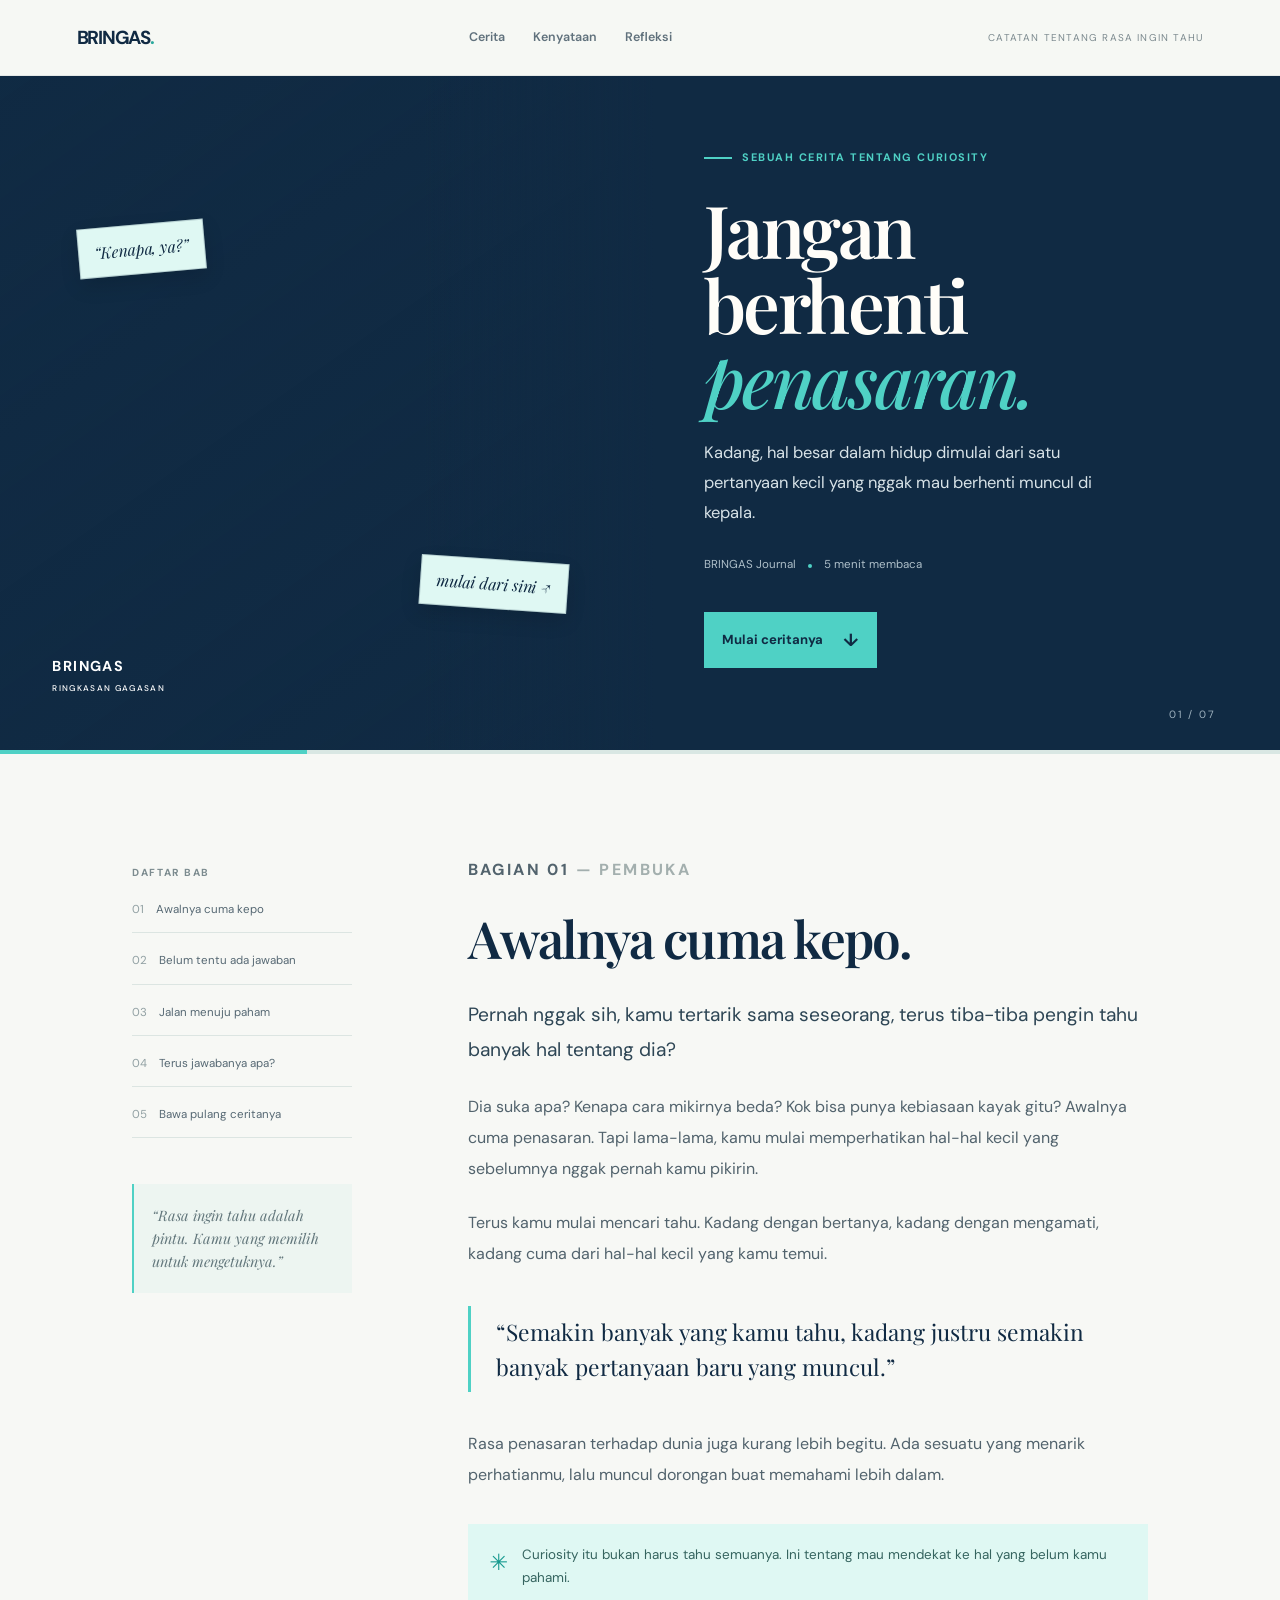
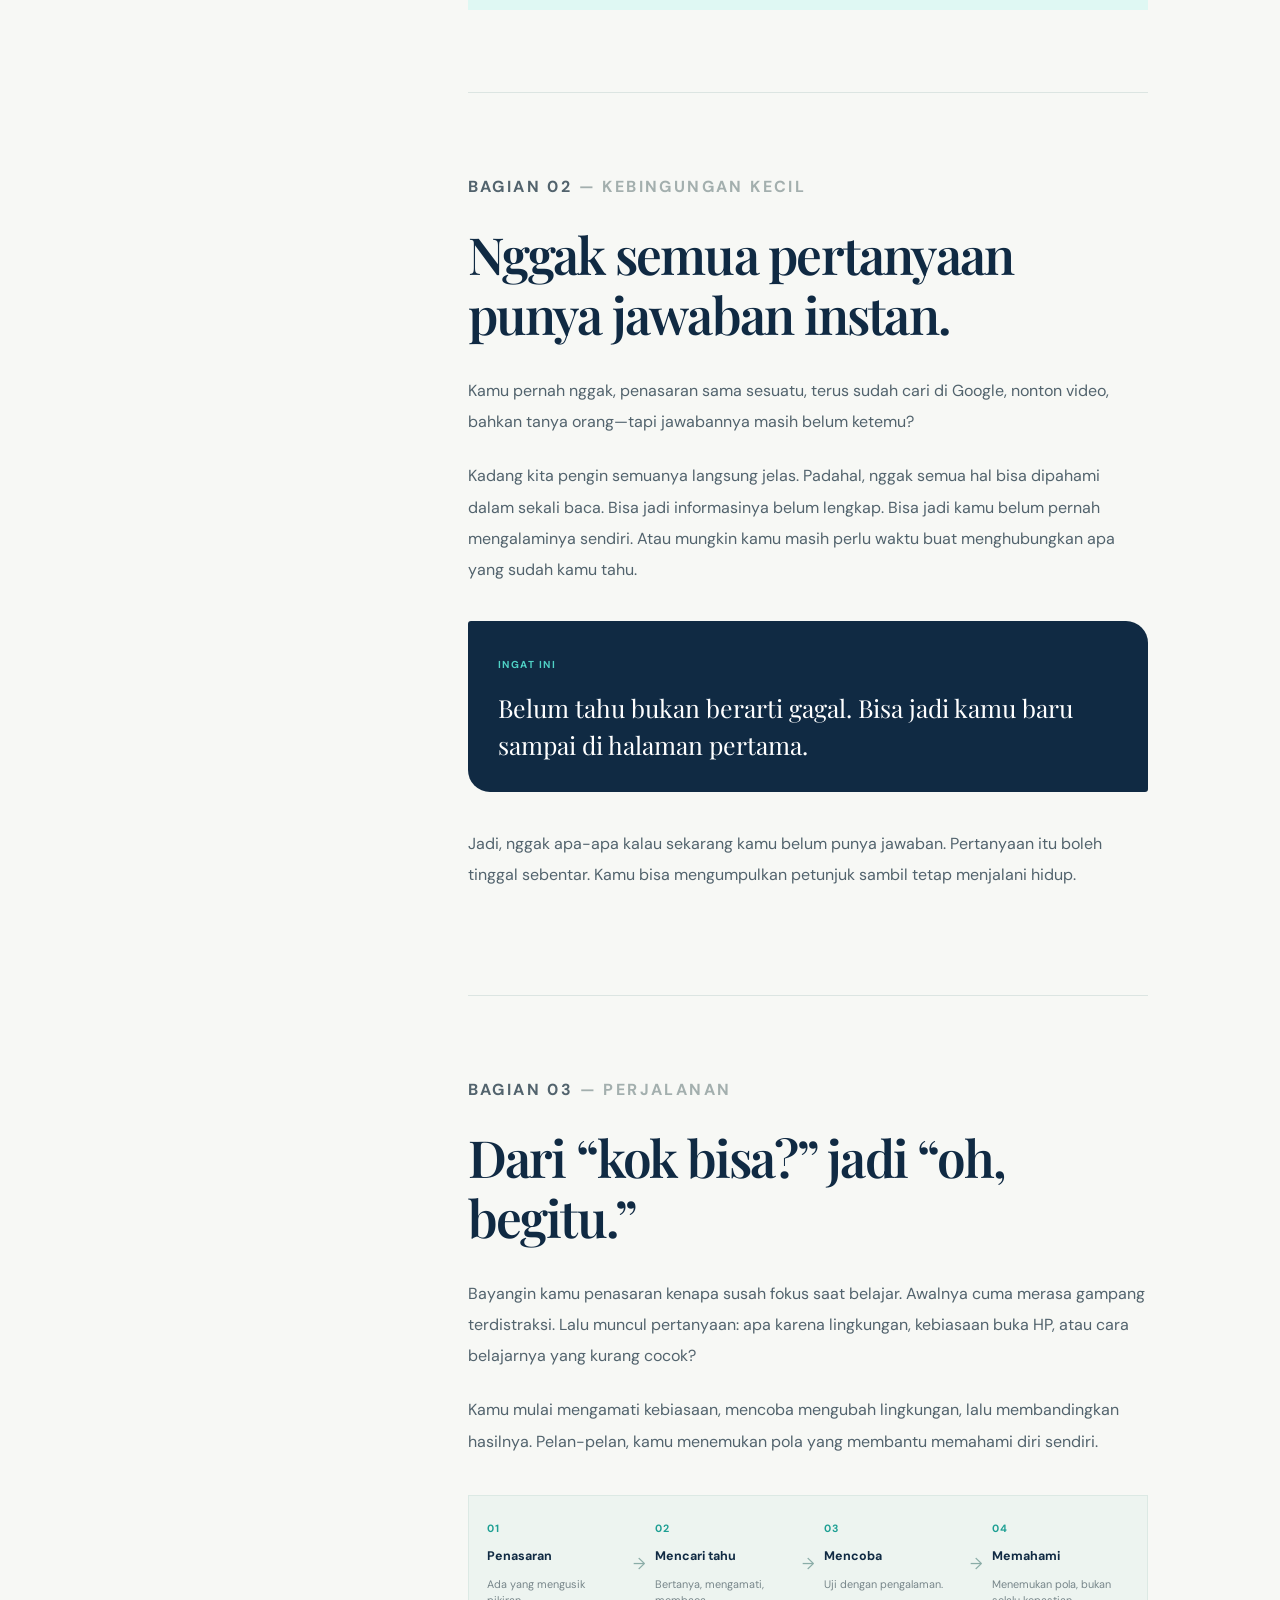
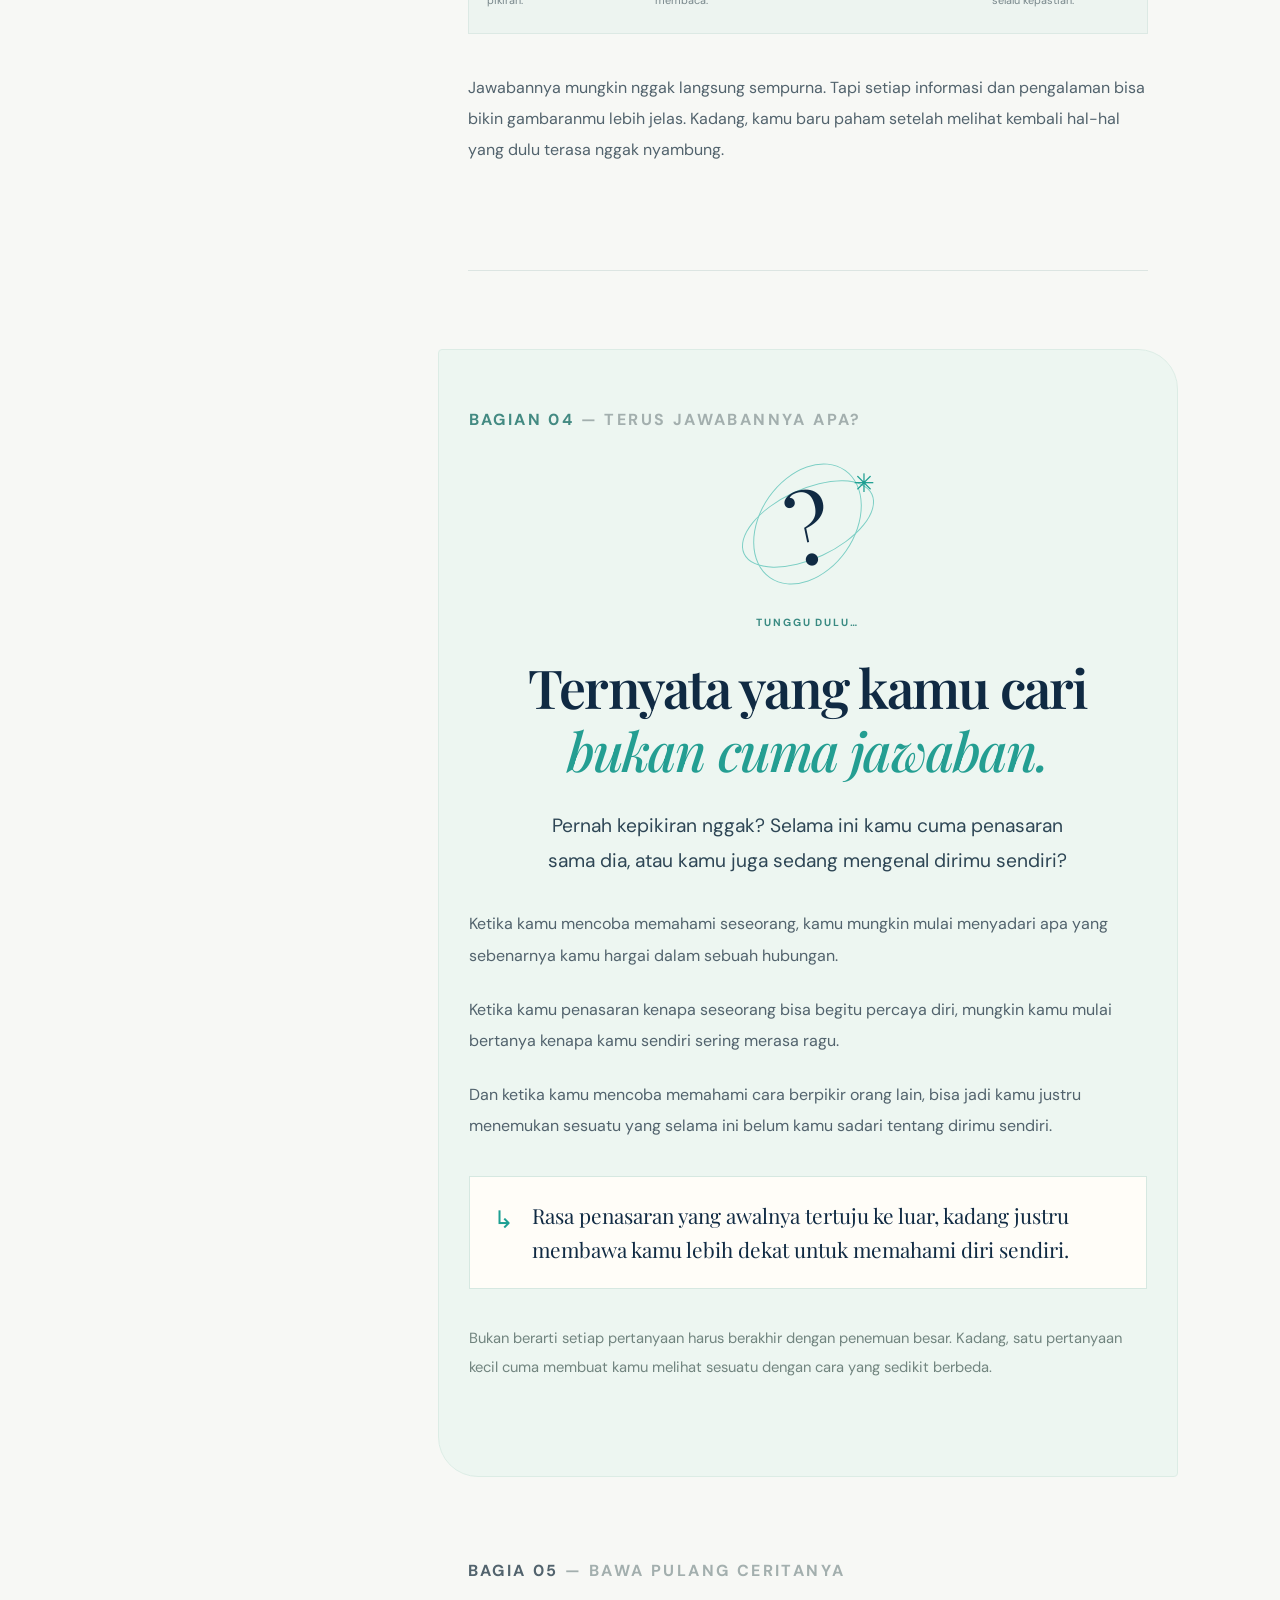
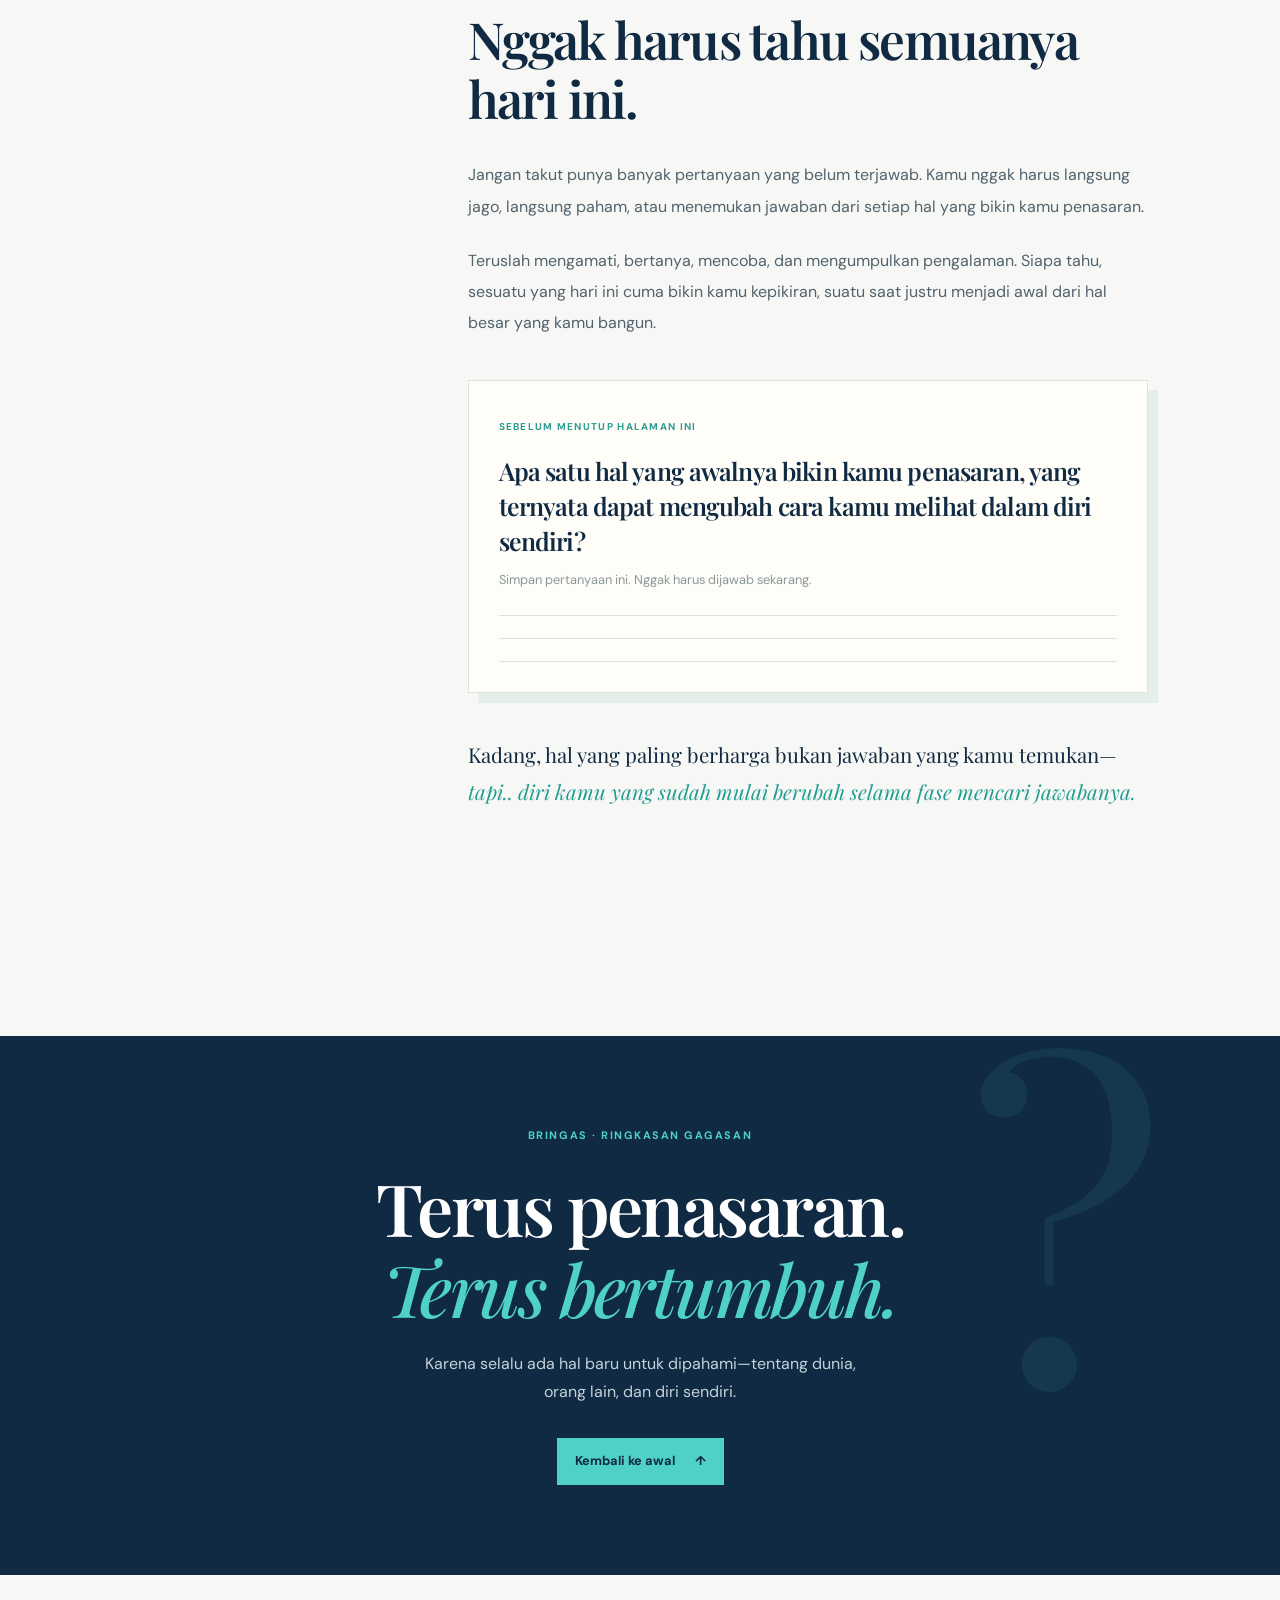
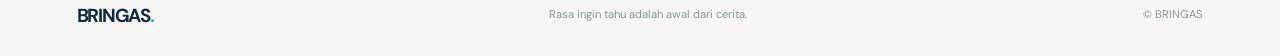
<file: path/temukan/index.html>
<!doctype html>
<html lang="id">
  <head>
    <meta charset="utf-8" />
    <meta name="viewport" content="width=device-width, initial-scale=1" />
    <meta name="theme-color" content="#102a43" />
    <title>Jangan Berhenti Penasaran — BRINGAS</title>
    <link rel="preconnect" href="https://fonts.googleapis.com" />
    <link rel="preconnect" href="https://fonts.gstatic.com" crossorigin />
    <link
      href="https://fonts.googleapis.com/css2?family=DM+Sans:wght@400;500;600;700&family=Playfair+Display:wght@500;600;700&display=swap"
      rel="stylesheet"
    />
    <link rel="stylesheet" href="style.css" />
  </head>
  <body>
    <header class="site-header">
      <a class="brand" href="#top" aria-label="BRINGAS, kembali ke awal"
        >BRINGAS<span>.</span></a
      >
      <nav class="top-nav" aria-label="Navigasi artikel">
        <a href="#cerita">Cerita</a>
        <a href="#plot-twist">Kenyataan</a>
        <a href="#refleksi">Refleksi</a>
      </nav>
      <span class="edition">CATATAN TENTANG RASA INGIN TAHU</span>
    </header>

    <main id="top">
      <section class="cover" aria-labelledby="cover-title">
        <div
          class="cover-image"
          role="img"
          aria-label="Suasana meja kayu dengan buku terbuka dan catatan penuh pertanyaan"
        >
          <div class="image-wash"></div>
          <div class="cover-note note-one">“Kenapa, ya?”</div>
          <div class="cover-note note-two">mulai dari sini ↗</div>
          <div class="cover-stamp">
            BRINGAS<br /><small>RINGKASAN GAGASAN</small>
          </div>
        </div>
        <div class="cover-copy">
          <p class="eyebrow">
            <span class="eyebrow-line"></span> SEBUAH CERITA TENTANG CURIOSITY
          </p>
          <h1 id="cover-title">Jangan berhenti <em>penasaran.</em></h1>
          <p class="cover-deck">
            Kadang, hal besar dalam hidup dimulai dari satu pertanyaan kecil
            yang nggak mau berhenti muncul di kepala.
          </p>
          <div class="cover-meta">
            <span>BRINGAS Journal</span><span class="meta-dot"></span
            ><span>5 menit membaca</span>
          </div>
          <a class="read-link" href="#cerita"
            >Mulai ceritanya <span aria-hidden="true">↓</span></a
          >
        </div>
        <div class="cover-number" aria-hidden="true">01 / 07</div>
      </section>

      <div class="reading-progress" aria-hidden="true"><span></span></div>

      <article class="story" id="cerita">
        <aside class="story-rail">
          <span class="rail-label">DAFTAR BAB</span>
          <a href="#bab-1">01 <span>Awalnya cuma kepo</span></a>
          <a href="#bab-2">02 <span>Belum tentu ada jawaban</span></a>
          <a href="#bab-3">03 <span>Jalan menuju paham</span></a>
          <a href="#plot-twist">04 <span>Terus jawabanya apa?</span></a>
          <a href="#refleksi">05 <span>Bawa pulang ceritanya</span></a>
          <div class="rail-quote">
            “Rasa ingin tahu adalah pintu. Kamu yang memilih untuk mengetuknya.”
          </div>
        </aside>

        <div class="story-body">
          <section class="chapter" id="bab-1">
            <p class="chapter-kicker">BAGIAN 01 <span>— PEMBUKA</span></p>
            <h2>Awalnya cuma kepo.</h2>
            <p class="lead">
              Pernah nggak sih, kamu tertarik sama seseorang, terus tiba-tiba
              pengin tahu banyak hal tentang dia?
            </p>
            <p>
              Dia suka apa? Kenapa cara mikirnya beda? Kok bisa punya kebiasaan
              kayak gitu? Awalnya cuma penasaran. Tapi lama-lama, kamu mulai
              memperhatikan hal-hal kecil yang sebelumnya nggak pernah kamu
              pikirin.
            </p>
            <p>
              Terus kamu mulai mencari tahu. Kadang dengan bertanya, kadang
              dengan mengamati, kadang cuma dari hal-hal kecil yang kamu temui.
            </p>
            <blockquote>
              “Semakin banyak yang kamu tahu, kadang justru semakin banyak
              pertanyaan baru yang muncul.”
            </blockquote>
            <p>
              Rasa penasaran terhadap dunia juga kurang lebih begitu. Ada
              sesuatu yang menarik perhatianmu, lalu muncul dorongan buat
              memahami lebih dalam.
            </p>
            <div class="margin-note">
              <span class="note-icon">✳</span
              ><span
                >Curiosity itu bukan harus tahu semuanya. Ini tentang mau
                mendekat ke hal yang belum kamu pahami.</span
              >
            </div>
          </section>

          <section class="chapter" id="bab-2">
            <p class="chapter-kicker">
              BAGIAN 02 <span>— KEBINGUNGAN KECIL</span>
            </p>
            <h2>Nggak semua pertanyaan punya jawaban instan.</h2>
            <p>
              Kamu pernah nggak, penasaran sama sesuatu, terus sudah cari di
              Google, nonton video, bahkan tanya orang—tapi jawabannya masih
              belum ketemu?
            </p>
            <p>
              Kadang kita pengin semuanya langsung jelas. Padahal, nggak semua
              hal bisa dipahami dalam sekali baca. Bisa jadi informasinya belum
              lengkap. Bisa jadi kamu belum pernah mengalaminya sendiri. Atau
              mungkin kamu masih perlu waktu buat menghubungkan apa yang sudah
              kamu tahu.
            </p>
            <div class="pull-card">
              <span class="pull-label">INGAT INI</span>
              <p>
                Belum tahu bukan berarti gagal. Bisa jadi kamu baru sampai di
                halaman pertama.
              </p>
            </div>
            <p>
              Jadi, nggak apa-apa kalau sekarang kamu belum punya jawaban.
              Pertanyaan itu boleh tinggal sebentar. Kamu bisa mengumpulkan
              petunjuk sambil tetap menjalani hidup.
            </p>
          </section>

          <section class="chapter" id="bab-3">
            <p class="chapter-kicker">BAGIAN 03 <span>— PERJALANAN</span></p>
            <h2>Dari “kok bisa?” jadi “oh, begitu.”</h2>
            <p>
              Bayangin kamu penasaran kenapa susah fokus saat belajar. Awalnya
              cuma merasa gampang terdistraksi. Lalu muncul pertanyaan: apa
              karena lingkungan, kebiasaan buka HP, atau cara belajarnya yang
              kurang cocok?
            </p>
            <p>
              Kamu mulai mengamati kebiasaan, mencoba mengubah lingkungan, lalu
              membandingkan hasilnya. Pelan-pelan, kamu menemukan pola yang
              membantu memahami diri sendiri.
            </p>
            <div
              class="journey"
              aria-label="Tahapan dari penasaran hingga memahami"
            >
              <div class="journey-step">
                <span>01</span><b>Penasaran</b
                ><small>Ada yang mengusik pikiran.</small>
              </div>
              <div class="journey-arrow" aria-hidden="true">→</div>
              <div class="journey-step">
                <span>02</span><b>Mencari tahu</b
                ><small>Bertanya, mengamati, membaca.</small>
              </div>
              <div class="journey-arrow" aria-hidden="true">→</div>
              <div class="journey-step">
                <span>03</span><b>Mencoba</b
                ><small>Uji dengan pengalaman.</small>
              </div>
              <div class="journey-arrow" aria-hidden="true">→</div>
              <div class="journey-step journey-last">
                <span>04</span><b>Memahami</b
                ><small>Menemukan pola, bukan selalu kepastian.</small>
              </div>
            </div>
            <p>
              Jawabannya mungkin nggak langsung sempurna. Tapi setiap informasi
              dan pengalaman bisa bikin gambaranmu lebih jelas. Kadang, kamu
              baru paham setelah melihat kembali hal-hal yang dulu terasa nggak
              nyambung.
            </p>
          </section>

          <section class="chapter twist-chapter" id="plot-twist">
            <p class="chapter-kicker">
              BAGIAN 04 <span>— TERUS JAWABANNYA APA?</span>
            </p>
            <div class="twist-visual" aria-hidden="true">
              <span class="twist-scribble">?</span>
              <span class="twist-orbit orbit-a"></span>
              <span class="twist-orbit orbit-b"></span>
              <span class="twist-star">✳</span>
            </div>
            <p class="twist-overline">TUNGGU DULU…</p>
            <h2>Ternyata yang kamu cari<br /><em>bukan cuma jawaban.</em></h2>
            <p class="lead">
              Pernah kepikiran nggak? Selama ini kamu cuma penasaran sama dia,
              atau kamu juga sedang mengenal dirimu sendiri?
            </p>
            <p>
              Ketika kamu mencoba memahami seseorang, kamu mungkin mulai
              menyadari apa yang sebenarnya kamu hargai dalam sebuah hubungan.
            </p>
            <p>
              Ketika kamu penasaran kenapa seseorang bisa begitu percaya diri,
              mungkin kamu mulai bertanya kenapa kamu sendiri sering merasa
              ragu.
            </p>
            <p>
              Dan ketika kamu mencoba memahami cara berpikir orang lain, bisa
              jadi kamu justru menemukan sesuatu yang selama ini belum kamu
              sadari tentang dirimu sendiri.
            </p>
            <div class="twist-reveal">
              <span class="reveal-mark">↳</span>
              <p>
                Rasa penasaran yang awalnya tertuju ke luar, kadang justru
                membawa kamu lebih dekat untuk memahami diri sendiri.
              </p>
            </div>
            <p class="soft-ending">
              Bukan berarti setiap pertanyaan harus berakhir dengan penemuan
              besar. Kadang, satu pertanyaan kecil cuma membuat kamu melihat
              sesuatu dengan cara yang sedikit berbeda.
            </p>
          </section>

          <section class="chapter" id="refleksi">
            <p class="chapter-kicker">
              BAGIA 05 <span>— BAWA PULANG CERITANYA</span>
            </p>
            <h2>Nggak harus tahu semuanya hari ini.</h2>
            <p>
              Jangan takut punya banyak pertanyaan yang belum terjawab. Kamu
              nggak harus langsung jago, langsung paham, atau menemukan jawaban
              dari setiap hal yang bikin kamu penasaran.
            </p>
            <p>
              Teruslah mengamati, bertanya, mencoba, dan mengumpulkan
              pengalaman. Siapa tahu, sesuatu yang hari ini cuma bikin kamu
              kepikiran, suatu saat justru menjadi awal dari hal besar yang kamu
              bangun.
            </p>
            <div class="reflection-box">
              <span class="reflection-label">SEBELUM MENUTUP HALAMAN INI</span>
              <h3>
                Apa satu hal yang awalnya bikin kamu penasaran, yang ternyata
                dapat mengubah cara kamu melihat dalam diri sendiri?
              </h3>
              <p class="reflection-hint">
                Simpan pertanyaan ini. Nggak harus dijawab sekarang.
              </p>
              <div class="writing-lines" aria-hidden="true">
                <span></span><span></span><span></span>
              </div>
            </div>
            <p class="last-line">
              Kadang, hal yang paling berharga bukan jawaban yang kamu
              temukan—<br /><em
                >tapi.. diri kamu yang sudah mulai berubah selama fase mencari
                jawabanya.</em
              >
            </p>
          </section>
        </div>
      </article>

      <section class="closing">
        <div class="closing-inner">
          <p class="eyebrow">BRINGAS · RINGKASAN GAGASAN</p>
          <h2>Terus penasaran.<br /><em>Terus bertumbuh.</em></h2>
          <p>
            Karena selalu ada hal baru untuk dipahami—tentang dunia, orang lain,
            dan diri sendiri.
          </p>
          <a href="#top" class="back-top"
            >Kembali ke awal <span aria-hidden="true">↑</span></a
          >
        </div>
        <span class="closing-doodle" aria-hidden="true">?</span>
      </section>
    </main>

    <footer class="site-footer">
      <a class="brand" href="#top">BRINGAS<span>.</span></a>
      <span>Rasa ingin tahu adalah awal dari cerita.</span>
      <span>© BRINGAS</span>
    </footer>
  </body>
</html>
</file>
<file: style.css>
/* BRINGAS — Modern Digital Library */
:root {
  --navy: #102a43;
  --navy-2: #183b56;
  --teal: #31c5b2;
  --teal-dark: #149e92;
  --mint: #dff8f3;
  --paper: #f7f8f5;
  --white: #fff;
  --ink: #152d3e;
  --muted: #71808a;
  --line: #e1e8e7;
  --soft: #edf4f2;
  --serif: "Playfair Display", Georgia, serif;
  --sans: "DM Sans", Manrope, Arial, sans-serif;
  --shadow: 0 20px 55px rgba(16, 42, 67, 0.09);
}
* {
  box-sizing: border-box;
}
html {
  scroll-behavior: smooth;
  scroll-padding-top: 100px;
}
body {
  margin: 0;
  background: var(--paper);
  color: var(--ink);
  font-family: var(--sans);
  font-size: 15px;
  line-height: 1.6;
  -webkit-font-smoothing: antialiased;
}
a {
  color: inherit;
  text-decoration: none;
}
button,
input,
select {
  font: inherit;
}
button,
a,
select {
  -webkit-tap-highlight-color: transparent;
}
button {
  cursor: pointer;
}
.announcement {
  height: 34px;
  background: var(--navy);
  color: #dce9ed;
  display: flex;
  align-items: center;
  justify-content: center;
  gap: 9px;
  font-size: 11px;
  letter-spacing: 0.035em;
}
.announce-dot {
  width: 6px;
  height: 6px;
  border-radius: 50%;
  background: var(--teal);
}
.announce-sep {
  color: #6c929c;
}
.site-header {
  height: 82px;
  display: flex;
  align-items: center;
  justify-content: space-between;
  padding: 0 clamp(22px, 6.2vw, 96px);
  background: rgba(247, 248, 245, 0.94);
  border-bottom: 1px solid rgba(16, 42, 67, 0.07);
  position: sticky;
  top: 0;
  z-index: 30;
  backdrop-filter: blur(16px);
}
.brand {
  display: flex;
  align-items: center;
  gap: 10px;
  flex-shrink: 0;
}
.brand-icon {
  width: 34px;
  height: 34px;
}
.brand-word {
  font-family: var(--sans);
  font-size: 20px;
  font-weight: 800;
  letter-spacing: 0.1em;
  line-height: 1.05;
  color: var(--navy);
}
.brand-period {
  color: var(--teal-dark);
}
.brand-word small {
  display: block;
  font-size: 8px;
  letter-spacing: 0.21em;
  font-weight: 700;
  color: #71848d;
  margin-top: 5px;
}
.desktop-nav {
  display: flex;
  align-items: center;
  gap: clamp(20px, 3.2vw, 48px);
  margin-left: 5vw;
}
.desktop-nav a {
  font-size: 12px;
  font-weight: 700;
  color: #526875;
  transition: color 0.2s;
}
.desktop-nav a:hover {
  color: var(--teal-dark);
}
.header-actions {
  display: flex;
  align-items: center;
  gap: 10px;
}
.icon-btn,
.menu-toggle {
  width: 38px;
  height: 38px;
  border: 1px solid var(--line);
  border-radius: 50%;
  background: transparent;
  color: var(--navy);
  font-size: 22px;
  display: grid;
  place-items: center;
}
.theme-btn {
  font-size: 17px;
}
.header-cta {
  background: var(--navy);
  color: white;
  padding: 12px 17px;
  border-radius: 7px;
  font-size: 11px;
  font-weight: 700;
  letter-spacing: 0.01em;
  transition:
    transform 0.2s,
    background 0.2s;
}
.header-cta span {
  color: var(--teal);
  margin-left: 8px;
}
.header-cta:hover,
.btn:hover {
  transform: translateY(-2px);
}
.menu-toggle {
  display: none;
}
.hero {
  position: relative;
  min-height: calc(100svh - 116px);
  padding: 76px clamp(22px, 9.5vw, 150px) 80px;

  display: grid;
  grid-template-columns: 1.04fr 0.96fr;
  align-items: center;
  gap: 5vw;
  overflow: hidden;

  /* Full background image */
  background:
    linear-gradient(
      90deg,
      rgba(8, 25, 40, 0.88) 0%,
      rgba(8, 25, 40, 0.7) 48%,
      rgba(8, 25, 40, 0.3) 100%
    ),
    url("assets/hero-background-bright.png") center center / cover no-repeat;
}
.hero-grid {
  position: absolute;
  inset: 0;
  pointer-events: none;
  opacity: 0.28;
  background-image:
    linear-gradient(rgba(16, 42, 67, 0.05) 1px, transparent 1px),
    linear-gradient(90deg, rgba(16, 42, 67, 0.05) 1px, transparent 1px);
  background-size: 58px 58px;
  mask-image: linear-gradient(90deg, transparent 5%, black 100%);
}
.hero-copy,
.hero-visual {
  position: relative;
  z-index: 1;
}
.eyebrow {
  display: flex;
  align-items: center;
  gap: 10px;
  font-size: 10px;
  font-weight: 800;
  letter-spacing: 0.18em;
  color: var(--teal-dark);
  margin: 0 0 22px;
}
.eyebrow-line {
  width: 25px;
  height: 2px;
  background: var(--teal);
  display: inline-block;
}
.hero h1 {
  color: #ffffff;
}

.hero h1 em {
  color: #4fd1c5;
}

.hero-lede {
  color: #e0e9ed;
}

.hero-proof strong {
  color: #ffffff;
}

.hero-proof p {
  color: #c2d2d9;
}

.hero-actions .text-link {
  color: #ffffff;
}
.btn {
  display: inline-flex;
  align-items: center;
  justify-content: center;
  gap: 17px;
  padding: 15px 19px;
  border-radius: 7px;
  font-size: 12px;
  font-weight: 800;
  transition:
    transform 0.2s,
    box-shadow 0.2s;
}
.btn-primary {
  background: var(--navy);
  color: white;
  box-shadow: 0 9px 20px rgba(16, 42, 67, 0.12);
}
.btn-primary span {
  color: var(--teal);
  font-size: 17px;
}
.text-link {
  display: inline-flex;
  align-items: center;
  gap: 10px;
  font-size: 12px;
  font-weight: 800;
  color: var(--navy);
}
.text-link span {
  color: var(--teal-dark);
  font-size: 16px;
}
.hero-proof {
  display: flex;
  align-items: center;
  gap: 13px;
  margin-top: 48px;
}
.proof-avatars {
  display: flex;
  align-items: center;
}
.proof-avatars span {
  width: 29px;
  height: 29px;
  display: grid;
  place-items: center;
  border-radius: 50%;
  border: 2px solid var(--paper);
  margin-left: -6px;
  background: var(--mint);
  color: var(--navy);
  font-size: 12px;
  font-weight: 800;
}
.proof-avatars span:first-child {
  margin-left: 0;
  background: var(--navy);
  color: white;
}
.proof-avatars span:nth-child(2) {
  background: #b5ece4;
}
.hero-proof p {
  margin: 0;
  font-size: 11px;
  line-height: 1.55;
  color: #6c7f88;
}
.hero-proof strong {
  color: var(--navy);
  font-size: 12px;
}
.hero-visual {
  min-height: 410px;
  display: flex;
  align-items: center;
  justify-content: center;
  isolation: isolate;
}
.visual-orbit {
  position: absolute;
  border: 1px solid rgba(49, 197, 178, 0.25);
  border-radius: 50%;
  aspect-ratio: 1;
}
.orbit-one {
  width: 390px;
  transform: rotate(-22deg) scaleY(0.8);
}
.orbit-two {
  width: 475px;
  border-style: dashed;
  opacity: 0.7;
  transform: rotate(24deg) scaleY(0.82);
}
.visual-panel {
  position: absolute;
  width: 260px;
  height: 340px;
  border-radius: 10px;
  box-shadow: 0 28px 70px rgba(16, 42, 67, 0.18);
  overflow: hidden;
}
.panel-back {
  transform: translate(43px, -12px) rotate(9deg);
  background: #d8f2eb;
  padding: 22px;
  color: var(--navy);
}
.panel-kicker {
  font-size: 8px;
  letter-spacing: 0.17em;
  font-weight: 800;
}
.panel-lines {
  display: flex;
  gap: 6px;
  margin-top: 24px;
}
.panel-lines i {
  height: 4px;
  width: 33px;
  background: var(--teal-dark);
  border-radius: 5px;
}
.panel-lines i:nth-child(2) {
  width: 16px;
  opacity: 0.45;
}
.panel-lines i:nth-child(3) {
  width: 8px;
  opacity: 0.25;
}
.panel-word {
  position: absolute;
  bottom: 25px;
  left: 22px;
  font-size: 38px;
  line-height: 0.92;
  letter-spacing: -0.07em;
  font-weight: 800;
}
.panel-main {
  background: var(--navy);
  color: white;
  padding: 20px;
  transform: translate(-13px, 3px) rotate(-5deg);
  z-index: 2;
}
.panel-top,
.panel-bottom {
  display: flex;
  align-items: center;
  justify-content: space-between;
  font-size: 7px;
  letter-spacing: 0.15em;
  font-weight: 800;
  color: #b7d0d6;
}
.mini-mark {
  display: grid;
  place-items: center;
  width: 24px;
  height: 24px;
  border-radius: 5px;
  background: var(--teal);
  color: var(--navy);
  font-size: 12px;
  letter-spacing: 0;
}
.panel-number {
  color: var(--teal);
}
.visual-symbol {
  position: absolute;
  left: 50%;
  top: 48%;
  transform: translate(-50%, -50%) rotate(-15deg);
  width: 150px;
  height: 150px;
  display: grid;
  grid-template-columns: repeat(3, 1fr);
  gap: 7px;
}
.visual-symbol span {
  border-radius: 50%;
  background: var(--teal);
}
.visual-symbol span:nth-child(2),
.visual-symbol span:nth-child(4),
.visual-symbol span:nth-child(6),
.visual-symbol span:nth-child(8) {
  background: transparent;
  border: 2px solid #5b7c8c;
}
.visual-symbol span:nth-child(5) {
  background: #e2faf4;
}
.visual-caption {
  position: absolute;
  bottom: 51px;
  left: 21px;
  font-size: 17px;
  line-height: 1.25;
  letter-spacing: -0.03em;
  color: #c2d8df;
}
.visual-caption strong {
  color: white;
  font-size: 20px;
}
.panel-bottom {
  position: absolute;
  bottom: 19px;
  left: 20px;
  right: 20px;
  padding-top: 11px;
  border-top: 1px solid #36536a;
}
.floating-note {
  position: absolute;
  z-index: 4;
  display: flex;
  align-items: center;
  gap: 10px;
  background: #fff;
  border: 1px solid #e7efec;
  border-radius: 9px;
  padding: 11px 14px;
  box-shadow: 0 12px 35px rgba(16, 42, 67, 0.09);
}
.note-top {
  top: 34px;
  right: -1px;
}
.note-bottom {
  bottom: 36px;
  left: -10px;
}
.note-icon {
  width: 31px;
  height: 31px;
  display: grid;
  place-items: center;
  border-radius: 8px;
  background: #e5f9f4;
  color: var(--navy);
  font-size: 18px;
}
.note-icon-teal {
  background: var(--navy);
  color: var(--teal);
}
.floating-note b,
.floating-note small {
  display: block;
}
.floating-note b {
  font-size: 10px;
  color: var(--navy);
}
.floating-note small {
  font-size: 9px;
  color: #82929a;
  margin-top: 2px;
}
.hero-stamp {
  position: absolute;
  right: -22px;
  bottom: 8px;
  font-size: 9px;
  line-height: 1.4;
  font-weight: 800;
  letter-spacing: 0.15em;
  color: #7a959c;
  transform: rotate(8deg);
}
.hero-stamp span {
  color: var(--teal-dark);
  font-size: 19px;
  margin-left: 4px;
}
.hero-bottomline {
  position: absolute;
  bottom: 0;
  left: clamp(22px, 9.5vw, 150px);
  right: clamp(22px, 9.5vw, 150px);
  height: 42px;
  border-top: 1px solid var(--line);
  display: flex;
  align-items: center;
  justify-content: space-between;
  font-size: 8px;
  font-weight: 800;
  letter-spacing: 0.15em;
  color: #91a0a5;
}
.hero-bottomline a {
  color: var(--teal-dark);
}
.value-strip {
  padding: 30px clamp(22px, 9.5vw, 150px);
  display: grid;
  grid-template-columns: repeat(3, 1fr);
  gap: 26px;
  background: #fff;
  border-top: 1px solid #eef1ef;
  border-bottom: 1px solid #eef1ef;
}
.value-item {
  display: flex;
  gap: 15px;
  align-items: flex-start;
}
.value-no {
  font-family: var(--serif);
  font-size: 24px;
  color: var(--teal-dark);
  line-height: 1.2;
}
.value-item b {
  font-size: 12px;
  color: var(--navy);
}
.value-item p {
  font-size: 11px;
  color: #829198;
  margin: 4px 0 0;
}
.section {
  padding: 100px clamp(22px, 9.5vw, 150px);
}
.section-heading {
  display: flex;
  align-items: flex-end;
  justify-content: space-between;
  gap: 35px;
  margin-bottom: 38px;
}
.section-heading .eyebrow {
  margin-bottom: 14px;
}
.section-heading h2,
.topic-heading h2,
.path-copy h2,
.newsletter-copy h2 {
  font-size: clamp(34px, 4vw, 53px);
  line-height: 1.1;
  letter-spacing: -0.055em;
  color: var(--navy);
  margin: 0;
}
.section-sub {
  color: #76868e;
  max-width: 500px;
  font-size: 13px;
  line-height: 1.8;
  margin: 14px 0 0;
}
.featured-grid {
  display: grid;
  grid-template-columns: 1.14fr 1fr 1fr;
  gap: 18px;
}
.article-card {
  background: white;
  border: 1px solid #e8eeeb;
  border-radius: 11px;
  overflow: hidden;
  min-width: 0;
  transition:
    transform 0.25s,
    box-shadow 0.25s,
    border-color 0.25s;
  display: flex;
  flex-direction: column;
}
.article-card:hover {
  transform: translateY(-5px);
  box-shadow: var(--shadow);
  border-color: #cde9e3;
}
.article-card.featured-card {
  grid-row: span 1;
}
.card-art {
  height: 190px;
  position: relative;
  overflow: hidden;
  background: var(--art-bg, #dff8f3);
  padding: 17px 19px;
  display: flex;
  flex-direction: column;
  justify-content: space-between;
  color: var(--art-ink, var(--navy));
}
.featured-card .card-art {
  height: 230px;
}
.card-art:before {
  content: "";
  position: absolute;
  width: 190px;
  height: 190px;
  border: 1px solid currentColor;
  border-radius: 50%;
  right: -32px;
  top: -55px;
  opacity: 0.18;
}
.card-art:after {
  content: "";
  position: absolute;
  width: 125px;
  height: 125px;
  border: 1px dashed currentColor;
  border-radius: 50%;
  right: 4px;
  top: -22px;
  opacity: 0.25;
}
.art-top,
.art-bottom {
  position: relative;
  z-index: 1;
  display: flex;
  justify-content: space-between;
  align-items: center;
  font-size: 8px;
  font-weight: 800;
  letter-spacing: 0.15em;
}
.art-tag {
  background: rgba(255, 255, 255, 0.45);
  border: 1px solid rgba(16, 42, 67, 0.08);
  border-radius: 30px;
  padding: 5px 9px;
  letter-spacing: 0.08em;
}
.art-index {
  opacity: 0.65;
}
.art-glyph {
  position: absolute;
  right: 23px;
  top: 52px;
  font-family: var(--serif);
  font-size: 78px;
  line-height: 1;
  opacity: 0.7;
  transform: rotate(-8deg);
}
.art-title {
  position: relative;
  z-index: 1;
  font-size: clamp(21px, 2.1vw, 30px);
  line-height: 1.04;
  font-weight: 800;
  letter-spacing: -0.06em;
  max-width: 80%;
  text-transform: uppercase;
}
.featured-card .art-title {
  font-size: 35px;
}
.art-bottom {
  padding-top: 9px;
  border-top: 1px solid rgba(16, 42, 67, 0.17);
}
.card-content {
  padding: 20px 20px 18px;
  display: flex;
  flex-direction: column;
  flex: 1;
}
.card-meta {
  display: flex;
  align-items: center;
  gap: 9px;
  font-size: 9px;
  font-weight: 800;
  letter-spacing: 0.08em;
  text-transform: uppercase;
  color: var(--teal-dark);
  margin-bottom: 10px;
}
.meta-dot {
  width: 3px;
  height: 3px;
  border-radius: 50%;
  background: #a9b8ba;
}
.card-content h3 {
  font-size: 19px;
  line-height: 1.3;
  letter-spacing: -0.03em;
  color: var(--navy);
  margin: 0 0 9px;
}
.featured-card .card-content h3 {
  font-size: 22px;
}
.card-desc {
  font-size: 12px;
  line-height: 1.75;
  color: #71828a;
  margin: 0 0 17px;
}
.card-footer {
  display: flex;
  justify-content: space-between;
  align-items: center;
  gap: 10px;
  border-top: 1px solid #edf1ef;
  padding-top: 13px;
  margin-top: auto;
}
.read-time {
  font-size: 10px;
  color: #8a999e;
}
.read-link {
  font-size: 11px;
  font-weight: 800;
  color: var(--navy);
  display: inline-flex;
  align-items: center;
  gap: 7px;
}
.read-link span {
  color: var(--teal-dark);
  font-size: 16px;
  transition: transform 0.2s;
}
.read-link:hover span {
  transform: translate(3px, -3px);
}
.topic-section {
  background: linear-gradient(135deg, #071f2e 0%, #0c303f 55%, #24566a 100%);
  color: #f1fafa;
  padding: 84px clamp(22px, 9.5vw, 150px) 92px;
  color: white;
  position: relative;
  overflow: hidden;
}
.topic-section:after {
  content: "B.";
  position: absolute;
  right: 5%;
  top: -100px;
  font-size: 390px;
  line-height: 1;
  font-weight: 800;
  letter-spacing: -0.12em;
  color: rgba(255, 255, 255, 0.025);
  pointer-events: none;
}
.topic-heading {
  display: flex;
  justify-content: space-between;
  align-items: flex-end;
  gap: 35px;
  margin-bottom: 38px;
  position: relative;
  z-index: 1;
}
.eyebrow-light {
  color: #6ce0d0;
}
.topic-heading h2 {
  color: white;
}
.topic-heading h2 em {
  color: #66dfd0;
}
.topic-heading > p {
  max-width: 330px;
  color: #afc3cb;
  font-size: 13px;
  line-height: 1.8;
  margin: 0 0 4px;
}
.topic-grid {
  display: grid;
  grid-template-columns: repeat(5, 1fr);
  gap: 12px;
  position: relative;
  z-index: 1;
}
.topic-card {
  min-height: 158px;
  padding: 17px;
  border: 1px solid #35536a;
  border-radius: 9px;
  background: rgba(255, 255, 255, 0.035);
  display: flex;
  flex-direction: column;
  justify-content: space-between;
  transition:
    background 0.2s,
    border-color 0.2s,
    transform 0.2s;
  text-align: left;
  color: white;
}
.topic-card:hover,
.topic-card.active {
  background: #1b465c;
  border-color: #43cbbb;
  transform: translateY(-3px);
}
.topic-top {
  display: flex;
  align-items: center;
  justify-content: space-between;
}
.topic-image {
  width: 58px;
  height: 58px;
  object-fit: contain;
  display: block;
  border-radius: 12px;
  transition:
    transform 0.25s,
    filter 0.25s;
  filter: drop-shadow(0 5px 8px rgba(0, 0, 0, 0.08));
}
.topic-card:hover .topic-image,
.topic-card.active .topic-image {
  transform: scale(1.07);
}
.topic-count {
  font-size: 9px;
  color: #91aeb9;
}
.topic-card b {
  font-size: 13px;
  line-height: 1.35;
  margin-top: 20px;
}
.topic-card .topic-arrow {
  font-size: 17px;
  color: #65dccc;
  align-self: flex-end;
  line-height: 1;
}
.browse-section {
  padding-top: 96px;
  padding-bottom: 100px;
}
.browse-heading {
  margin-bottom: 28px;
}
.browse-controls {
  display: flex;
  gap: 10px;
  align-items: center;
}
.search-field {
  height: 46px;
  display: flex;
  align-items: center;
  gap: 10px;
  border: 1px solid #dce6e2;
  background: #fff;
  border-radius: 7px;
  padding: 0 13px;
  min-width: 0;
  flex: 1;
}
.search-field > span {
  font-size: 24px;
  color: var(--teal-dark);
  line-height: 1;
}
.search-field input {
  width: 100%;
  min-width: 0;
  border: 0;
  outline: 0;
  background: transparent;
  color: var(--navy);
  font-size: 12px;
}
.search-field input::placeholder {
  color: #9aa8ac;
}
.filter-wrap select,
.sort-wrap select {
  height: 46px;
  min-width: 150px;
  padding: 0 35px 0 13px;
  border: 1px solid #dce6e2;
  background: #fff;
  border-radius: 7px;
  color: #4b606c;
  font-size: 11px;
  font-weight: 700;
  outline: none;
  max-width: 100%;
}
.results-line {
  display: flex;
  justify-content: space-between;
  align-items: center;
  margin: 20px 0 17px;
  color: #84939a;
  font-size: 10px;
}
.clear-filter {
  border: 0;
  background: transparent;
  color: var(--teal-dark);
  font-size: 10px;
  font-weight: 800;
}
.clear-filter span {
  font-size: 15px;
  margin-left: 4px;
}
.article-grid {
  display: grid;
  grid-template-columns: repeat(3, minmax(0, 1fr));
  gap: 18px;
}
.article-grid .card-art {
  height: 170px;
}
.article-grid .art-title {
  font-size: 26px;
}
.article-grid .card-content {
  padding: 18px;
}
.article-grid .card-content h3 {
  font-size: 17px;
}
.empty-state {
  text-align: center;
  padding: 70px 20px;
  border: 1px dashed #cbdad6;
  border-radius: 12px;
  background: #fff;
}
.empty-state > span {
  font-size: 38px;
  color: var(--teal-dark);
}
.empty-state h3 {
  margin: 7px 0;
  color: var(--navy);
}
.empty-state p {
  color: #7b8b92;
  font-size: 12px;
}
.btn-outline {
  border: 1px solid #cbdad6;
  color: var(--navy);
  background: white;
}
.reading-path {
  display: grid;
  grid-template-columns: 1fr 1fr;
  gap: 9vw;
  align-items: center;
  padding: 85px clamp(22px, 9.5vw, 150px);
  background: #e9f5f1;
}
.path-copy .eyebrow {
  margin-bottom: 18px;
}
.path-copy h2 {
  font-size: clamp(40px, 5vw, 64px);
}
.path-copy > p:not(.eyebrow) {
  max-width: 450px;
  font-size: 13px;
  line-height: 1.9;
  color: #647a82;
  margin: 22px 0 24px;
}
.path-steps {
  border-top: 1px solid #ccdfd9;
}
.path-step {
  display: grid;
  grid-template-columns: 35px 1fr 20px;
  gap: 16px;
  padding: 20px 0;
  border-bottom: 1px solid #ccdfd9;
  align-items: start;
}
.path-step > span:first-child {
  font-family: var(--serif);
  font-size: 22px;
  color: var(--teal-dark);
}
.path-step b {
  font-size: 14px;
  color: var(--navy);
}
.path-step p {
  font-size: 11px;
  line-height: 1.7;
  color: #73868c;
  margin: 5px 0 0;
  max-width: 320px;
}
.path-arrow {
  font-size: 18px;
  color: var(--teal-dark);
}
.newsletter-section {
  margin: 0;
  padding: 57px clamp(22px, 9.5vw, 150px);
  background: var(--teal);
  display: flex;
  align-items: center;
  gap: 32px;
}
.newsletter-mark {
  width: 76px;
  height: 76px;
  border: 1px solid rgba(16, 42, 67, 0.25);
  border-radius: 15px;
  display: grid;
  place-items: center;
  font-size: 43px;
  font-weight: 800;
  letter-spacing: -0.1em;
  color: var(--navy);
  flex-shrink: 0;
}
.newsletter-mark span {
  color: white;
}
.newsletter-copy {
  flex: 1;
}
.newsletter-copy .eyebrow {
  color: var(--navy);
  margin-bottom: 12px;
}
.newsletter-copy .eyebrow-line {
  background: var(--navy);
}
.newsletter-copy h2 {
  font-size: clamp(27px, 3vw, 38px);
}
.newsletter-copy h2 em {
  color: white;
}
.newsletter-copy > p:last-child {
  font-size: 12px;
  color: #235a60;
  margin: 11px 0 0;
}
.btn-light {
  background: white;
  color: var(--navy);
  flex-shrink: 0;
}
.btn-light span {
  color: var(--teal-dark);
  font-size: 17px;
}
.site-footer {
  padding: 28px clamp(22px, 6.2vw, 96px);
  display: flex;
  align-items: center;
  justify-content: space-between;
  gap: 20px;
  background: #fff;
  border-top: 1px solid #e9efec;
}
.footer-brand .brand-icon {
  width: 29px;
  height: 29px;
}
.footer-brand .brand-word {
  font-size: 17px;
}
.footer-brand .brand-word small {
  font-size: 7px;
}
.site-footer > p {
  font-size: 11px;
  color: #8a999e;
  margin: 0;
}
.footer-right {
  display: flex;
  gap: 22px;
  font-size: 10px;
  color: #819096;
}
.footer-right a {
  color: var(--teal-dark);
  font-weight: 800;
}
.search-dialog {
  width: min(590px, calc(100% - 28px));
  border: 1px solid #dce9e4;
  border-radius: 14px;
  padding: 35px;
  background: var(--paper);
  color: var(--navy);
  box-shadow: 0 30px 100px rgba(16, 42, 67, 0.25);
}
.search-dialog::backdrop {
  background: rgba(8, 29, 43, 0.62);
  backdrop-filter: blur(4px);
}
.search-dialog form {
  position: relative;
}
.dialog-close {
  position: absolute;
  right: 0;
  top: -10px;
  border: 0;
  background: transparent;
  font-size: 30px;
  color: #7b8b92;
}
.search-dialog .eyebrow {
  margin: 0 0 13px;
}
.search-dialog h2 {
  font-size: 32px;
  line-height: 1.2;
  letter-spacing: -0.05em;
  margin: 0 0 23px;
}
.search-dialog h2 em {
  font-family: var(--serif);
  color: var(--teal-dark);
}
.dialog-search {
  height: 54px;
}
.dialog-hint {
  font-size: 10px;
  color: #8a999e;
  margin: 12px 0 0;
}
.sr-only {
  position: absolute;
  width: 1px;
  height: 1px;
  padding: 0;
  margin: -1px;
  overflow: hidden;
  clip: rect(0, 0, 0, 0);
  white-space: nowrap;
  border: 0;
}
body.dark {
  --paper: #0c1c29;
  --white: #112737;
  --ink: #e6f0f1;
  --navy: #dff5f1;
  --navy-2: #b8d8da;
  --line: #29404d;
  --soft: #142e3a;
  --muted: #9aafb7;
  --shadow: 0 20px 55px rgba(0, 0, 0, 0.25);
  background: var(--paper);
  color: var(--ink);
}
body.dark .site-header,
body.dark .article-card,
body.dark .search-field,
body.dark .filter-wrap select,
body.dark .sort-wrap select,
body.dark .empty-state,
body.dark .site-footer,
body.dark .search-dialog {
  background: #102635;
  color: #e6f0f1;
  border-color: #29404d;
}
body.dark .brand-word,
body.dark .desktop-nav a,
body.dark .icon-btn,
body.dark .text-link,
body.dark .card-content h3,
body.dark .card-content .read-link,
body.dark .section-heading h2,
body.dark .path-copy h2,
body.dark .newsletter-copy h2 {
  color: #e6f0f1;
}
body.dark .hero {
  background:
    radial-gradient(
      ellipse at 83% 20%,
      rgba(49, 197, 178, 0.09),
      transparent 32%
    ),
    #0c1c29;
}
body.dark .hero-grid {
  opacity: 0.14;
}
body.dark .hero-lede,
body.dark .section-sub,
body.dark .card-desc,
body.dark .value-item p {
  color: #a0b5bd;
}
body.dark .value-strip {
  background: #102635;
  border-color: #29404d;
}
body.dark .article-card {
  background: #102635;
}
body.dark .card-footer {
  border-color: #29404d;
}
body.dark .reading-path {
  background: #142f3a;
}
body.dark .path-copy > p:not(.eyebrow),
body.dark .path-step p {
  color: #a4bbc1;
}
body.dark .path-steps,
body.dark .path-step {
  border-color: #31515b;
}
body.dark .newsletter-section {
  background: #176c68;
}
body.dark .newsletter-copy > p:last-child {
  color: #c0e5dd;
}
body.dark .footer-right,
body.dark .site-footer > p {
  color: #9aafb7;
}
body.dark .search-field input {
  color: #e6f0f1;
}
body.dark .floating-note {
  background: #102635;
  border-color: #29404d;
}
body.dark .floating-note b {
  color: #e6f0f1;
}
body.dark .floating-note small {
  color: #9aafb7;
}
body.dark .hero-proof strong {
  color: #e6f0f1;
}
body.dark .hero-proof p {
  color: #a0b5bd;
}
body.dark .panel-back {
  color: #102a43;
}
@media (max-width: 1050px) {
  .site-header {
    padding: 0 28px;
  }
  .hero {
    padding-left: 6vw;
    padding-right: 6vw;
    gap: 2vw;
  }
  .hero-bottomline {
    left: 6vw;
    right: 6vw;
  }
  .hero h1 {
    font-size: clamp(56px, 7.3vw, 82px);
  }
  .hero-visual {
    transform: scale(0.9);
  }
  .section,
  .topic-section,
  .reading-path {
    padding-left: 6vw;
    padding-right: 6vw;
  }
  .value-strip {
    padding-left: 6vw;
    padding-right: 6vw;
  }
  .topic-grid {
    grid-template-columns: repeat(5, minmax(0, 1fr));
  }
  .topic-card {
    padding: 13px;
    min-height: 140px;
  }
  .featured-grid {
    gap: 13px;
  }
  .card-content {
    padding: 16px;
  }
  .featured-card .art-title {
    font-size: 29px;
  }
  .article-grid {
    gap: 13px;
  }
  .newsletter-section {
    padding-left: 6vw;
    padding-right: 6vw;
  }
}
@media (max-width: 780px) {
  .announcement {
    font-size: 10px;
  }
  .site-header {
    height: 70px;
    padding: 0 20px;
  }
  .brand-icon {
    width: 31px;
    height: 31px;
  }
  .brand-word {
    font-size: 18px;
  }
  .desktop-nav {
    display: none;
    position: absolute;
    left: 12px;
    right: 12px;
    top: 65px;
    background: #fff;
    padding: 18px;
    border: 1px solid var(--line);
    border-radius: 10px;
    box-shadow: var(--shadow);
    margin: 0;
    flex-direction: column;
    align-items: stretch;
    gap: 0;
  }
  .desktop-nav.open {
    display: flex;
  }
  .desktop-nav a {
    padding: 12px 8px;
    border-bottom: 1px solid #edf1ef;
  }
  .desktop-nav a:last-child {
    border-bottom: 0;
  }
  .header-actions {
    gap: 7px;
  }
  .header-cta {
    padding: 10px 12px;
    font-size: 10px;
  }
  .icon-btn {
    width: 34px;
    height: 34px;
  }
  .menu-toggle {
    display: grid;
    width: 34px;
    height: 34px;
    font-size: 17px;
  }
  .hero {
    display: flex;
    flex-direction: column;
    align-items: stretch;
    gap: 5px;
    padding: 56px 24px 64px;
    min-height: 0;
  }
  .hero-copy {
    max-width: 600px;
  }
  .hero h1 {
    font-size: clamp(57px, 13vw, 86px);
  }
  .hero-lede {
    font-size: 14px;
    max-width: 510px;
    margin: 21px 0 24px;
  }
  .hero-proof {
    margin-top: 31px;
  }
  .hero-visual {
    min-height: 365px;
    transform: scale(0.86);
    transform-origin: center top;
    margin: 20px 0 -40px;
  }
  .visual-panel {
    width: 230px;
    height: 300px;
  }
  .panel-back {
    transform: translate(36px, -8px) rotate(9deg);
  }
  .panel-main {
    transform: translate(-12px, 2px) rotate(-5deg);
  }
  .visual-symbol {
    width: 128px;
    height: 128px;
  }
  .panel-word {
    font-size: 33px;
  }
  .hero-bottomline {
    left: 24px;
    right: 24px;
  }
  .bottomline-center {
    display: none;
  }
  .value-strip {
    padding: 25px 24px;
    grid-template-columns: 1fr;
    gap: 19px;
  }
  .value-item {
    align-items: center;
  }
  .value-item p {
    margin-top: 2px;
  }
  .section,
  .topic-section,
  .reading-path {
    padding: 67px 24px;
  }
  .section-heading {
    align-items: flex-start;
    flex-direction: column;
    gap: 20px;
    margin-bottom: 28px;
  }
  .section-heading h2,
  .topic-heading h2 {
    font-size: 40px;
  }
  .featured-grid {
    grid-template-columns: 1fr 1fr;
  }
  .featured-card {
    grid-column: span 2;
  }
  .featured-card .card-art {
    height: 210px;
  }
  .featured-grid .article-card:not(.featured-card) .card-art {
    height: 160px;
  }
  .featured-grid .article-card:not(.featured-card) .art-title {
    font-size: 23px;
  }
  .topic-heading {
    align-items: flex-start;
    flex-direction: column;
    gap: 17px;
  }
  .topic-heading > p {
    max-width: 460px;
  }
  .topic-grid {
    grid-template-columns: repeat(2, minmax(0, 1fr));
    gap: 10px;
  }
  .topic-card {
    min-height: 125px;
    padding: 14px;
  }
  .topic-card b {
    margin-top: 13px;
  }
  .browse-controls {
    flex-wrap: wrap;
  }
  .search-field {
    flex-basis: 100%;
  }
  .filter-wrap,
  .sort-wrap {
    flex: 1;
    min-width: 0;
  }
  .filter-wrap select,
  .sort-wrap select {
    width: 100%;
    min-width: 0;
  }
  .article-grid {
    grid-template-columns: repeat(2, minmax(0, 1fr));
    gap: 12px;
  }
  .article-grid .card-art {
    height: 145px;
  }
  .article-grid .art-title {
    font-size: 21px;
  }
  .article-grid .card-content {
    padding: 14px;
  }
  .article-grid .card-content h3 {
    font-size: 15px;
  }
  .card-desc {
    font-size: 11px;
  }
  .reading-path {
    grid-template-columns: 1fr;
    gap: 35px;
  }
  .path-copy h2 {
    font-size: 49px;
  }
  .newsletter-section {
    padding: 40px 24px;
    flex-wrap: wrap;
    gap: 19px;
  }
  .newsletter-mark {
    width: 55px;
    height: 55px;
    font-size: 32px;
    border-radius: 12px;
  }
  .newsletter-copy {
    flex: 1 1 calc(100% - 75px);
  }
  .newsletter-copy h2 {
    font-size: 30px;
  }
  .newsletter-section > .btn {
    margin-left: 74px;
  }
  .site-footer {
    padding: 24px;
    flex-wrap: wrap;
  }
  .site-footer > p {
    order: 3;
    flex-basis: 100%;
  }
  .footer-right {
    margin-left: auto;
  }
  .search-dialog {
    padding: 28px 22px;
  }
  .search-dialog h2 {
    font-size: 28px;
  }
}
@media (max-width: 450px) {
  .announcement {
    gap: 6px;
    font-size: 9px;
  }
  .site-header {
    padding: 0 14px;
  }
  .brand {
    gap: 7px;
  }
  .brand-word {
    font-size: 16px;
  }
  .brand-word small {
    font-size: 7px;
  }
  .brand-icon {
    width: 28px;
    height: 28px;
  }
  .header-actions {
    gap: 5px;
  }
  .header-cta {
    display: none;
  }
  .hero {
    padding: 45px 20px 62px;
  }
  .hero h1 {
    font-size: 58px;
  }
  .hero-actions {
    gap: 17px;
    flex-wrap: wrap;
  }
  .hero-actions .btn {
    padding: 13px 15px;
  }
  .hero-actions .text-link {
    font-size: 11px;
  }
  .hero-visual {
    margin-left: -25px;
    margin-right: -25px;
    transform: scale(0.77);
    min-height: 315px;
    margin-bottom: -54px;
  }
  .note-top {
    right: -3px;
  }
  .note-bottom {
    left: -2px;
  }
  .floating-note {
    padding: 9px 10px;
  }
  .floating-note b {
    font-size: 9px;
  }
  .floating-note small {
    font-size: 8px;
  }
  .hero-bottomline {
    left: 20px;
    right: 20px;
    font-size: 7px;
  }
  .section,
  .topic-section,
  .reading-path {
    padding: 58px 20px;
  }
  .section-heading h2,
  .topic-heading h2 {
    font-size: 36px;
  }
  .featured-grid {
    grid-template-columns: 1fr;
    gap: 14px;
  }
  .featured-card {
    grid-column: auto;
  }
  .featured-card .card-art {
    height: 205px;
  }
  .featured-grid .article-card:not(.featured-card) .card-art {
    height: 180px;
  }
  .featured-grid .article-card:not(.featured-card) .art-title {
    font-size: 28px;
  }
  .topic-grid {
    gap: 8px;
  }
  .topic-card {
    min-height: 117px;
    padding: 11px;
  }
  .topic-card b {
    font-size: 12px;
  }
  .topic-image {
    width: 52px;
    height: 52px;
  }
  .article-grid {
    grid-template-columns: 1fr;
    gap: 14px;
  }
  .article-grid .card-art {
    height: 180px;
  }
  .article-grid .art-title {
    font-size: 27px;
  }
  .article-grid .card-content h3 {
    font-size: 17px;
  }
  .browse-controls {
    gap: 8px;
  }
  .filter-wrap select,
  .sort-wrap select {
    font-size: 10px;
    padding-left: 9px;
    padding-right: 22px;
  }
  .results-line {
    font-size: 9px;
  }
  .path-copy h2 {
    font-size: 45px;
  }
  .newsletter-section {
    padding: 35px 20px;
  }
  .newsletter-section > .btn {
    margin-left: 0;
    width: 100%;
  }
  .footer-right {
    gap: 12px;
    font-size: 9px;
  }
  .footer-brand .brand-word {
    font-size: 15px;
  }
  .site-footer > p {
    font-size: 10px;
  }
}
@media (prefers-reduced-motion: reduce) {
  *,
  *:before,
  *:after {
    scroll-behavior: auto !important;
    transition: none !important;
  }
}
@media (max-width: 780px) {
  .hero {
    min-height: calc(100svh - 104px);
    background:
      linear-gradient(
        180deg,
        rgba(8, 25, 40, 0.82) 0%,
        rgba(8, 25, 40, 0.68) 65%,
        rgba(8, 25, 40, 0.48) 100%
      ),
      url("assets/hero-background.png") center center / cover no-repeat;
  }
}
/* DARK MODE — HERO BRINGAS */
body.dark .hero {
  background:
    linear-gradient(
      90deg,
      rgba(5, 18, 30, 0.94) 0%,
      rgba(8, 25, 40, 0.82) 48%,
      rgba(8, 25, 40, 0.55) 100%
    ),
    url("assets/hero-background.jpg") center center / cover no-repeat;

  color: #ffffff;
}

body.dark .hero h1 {
  color: #ffffff;
}

body.dark .hero h1 em {
  color: #4fd1c5;
}

body.dark .hero-lede {
  color: #d5e3e8;
}

body.dark .hero-proof strong {
  color: #ffffff;
}

body.dark .hero-proof p {
  color: #b8ccd4;
}

body.dark .hero-actions .text-link {
  color: #ffffff;
}

body.dark .hero-grid {
  opacity: 0.08;
}
body.dark .hero {
  background-color: #081922;
  background-image:
    linear-gradient(
      90deg,
      rgba(5, 18, 30, 0.94) 0%,
      rgba(8, 25, 40, 0.82) 48%,
      rgba(8, 25, 40, 0.55) 100%
    ),
    url("assets/hero-background.png");
  background-position: center;
  background-size: cover;
  background-repeat: no-repeat;
}
/* BRINGAS — Modern Header Actions */

.header-actions {
  display: flex;
  align-items: center;
  gap: 12px;
}

.header-actions .icon-btn {
  width: 44px;
  height: 44px;
  min-width: 44px;
  display: inline-flex;
  align-items: center;
  justify-content: center;
  border: 1px solid #e3eaf0;
  border-radius: 13px;
  background: #f7f9fa;
  color: #334e68;
  cursor: pointer;
  transition: all 0.25s ease;
}

.header-actions .icon-btn svg {
  width: 19px;
  height: 19px;
  stroke-width: 1.8;
}

.header-actions .icon-btn:hover {
  background: #dff8f3;
  border-color: #4fd1c5;
  color: #087f78;
  transform: translateY(-2px);
}

/* Dark mode */
body.dark .header-actions .icon-btn {
  background: #142b3a;
  border-color: #294354;
  color: #dff8f3;
}

body.dark .header-actions .icon-btn:hover {
  background: #1c414b;
  border-color: #4fd1c5;
  color: #4fd1c5;
}

/* Keyboard accessibility */
.header-actions .icon-btn:focus-visible {
  outline: 3px solid #4fd1c5;
  outline-offset: 3px;
}
/* BRINGAS — Premium CTA */
.header-cta {
  display: inline-flex;
  align-items: center;
  justify-content: center;
  gap: 10px;
  background: #102a43;
  color: #ffffff;
  padding: 12px 19px;
  border: 1px solid #102a43;
  border-radius: 9px;
  font-size: 11px;
  font-weight: 700;
  letter-spacing: 0.025em;
  transition: all 0.25s ease;
}

.header-cta span {
  color: #4fd1c5;
  margin-left: 0;
  transition: transform 0.25s ease;
}

.header-cta:hover {
  background: #1b4058;
  border-color: #1b4058;
  transform: translateY(-2px);
  box-shadow: 0 7px 18px rgba(16, 42, 67, 0.16);
}

.header-cta:hover span {
  transform: translate(3px, -2px);
}
/* Dark mode announcement */
body.dark .announcement {
  background: #071722;
  color: #dff8f3;
  border-bottom: 1px solid #203c49;
}

/* Dark mode CTA */
body.dark .header-cta {
  background: #4fd1c5;
  color: #102a43;
  border-color: #4fd1c5;
}

body.dark .header-cta span {
  color: #102a43;
}

body.dark .header-cta:hover {
  background: #70e0d2;
  border-color: #70e0d2;
}
/* =================================
   BRINGAS — DARK MODE CONTRAST FIX
================================= */

/* Primary button */
body.dark .btn-primary {
  background: #4fd1c5;
  color: #102a43;
  border-color: #4fd1c5;
  box-shadow: 0 9px 24px rgba(79, 209, 197, 0.14);
}

body.dark .btn-primary:hover {
  background: #70e0d2;
  border-color: #70e0d2;
  color: #081922;
}

/* Primary button accent / arrow */
body.dark .btn-primary span {
  color: #102a43;
  font-weight: 800;
}

/* Proof avatars */
body.dark .proof-avatars span {
  background: #25485a;
  color: #dff8f3;
  border: 2px solid #0b1d2a;
}

/* First avatar */
body.dark .proof-avatars span:first-child {
  background: #4fd1c5;
  color: #102a43;
  border-color: #0b1d2a;
}

/* Last avatar */
body.dark .proof-avatars span:last-child {
  background: #dff8f3;
  color: #102a43;
  border-color: #0b1d2a;
}
/* BRINGAS — Topic Card Dark Mode Contrast Fix */

/* Background kartu saat dark mode */
body.dark .topic-card,
body.dark .topic-card:hover,
body.dark .topic-card.active {
  background: #4fd1c5 !important;
  border-color: #70e0d2;
}

/* Nama kategori */
body.dark .topic-card,
body.dark .topic-card h3,
body.dark .topic-card h4,
body.dark .topic-card strong,
body.dark .topic-card .topic-name {
  color: #102a43 !important;
  font-weight: 700;
  opacity: 1;
}

/* Jumlah ide */
body.dark .topic-card small,
body.dark .topic-card .topic-count {
  color: #244b60 !important;
  font-weight: 600;
}

/* Panah */
body.dark .topic-card svg {
  color: #102a43 !important;
}
/* Dark Mode CTA */
body.dark .btn-light {
  background: #dff8f3;
  color: #102a43 !important;
  border-color: #4fd1c5;
}

body.dark .btn-light span {
  color: #087f78 !important;
}

body.dark .btn-light:hover {
  background: #4fd1c5;
  color: #081922 !important;
}
/* BRINGAS — Topic Arrow Dark Mode FIX */

body.dark .topic-section .topic-card .topic-arrow {
  color: #061838 !important;
  opacity: 1 !important;
  font-size: 20px !important;
  font-weight: 900 !important;
  text-shadow: 0 0 8px rgba(79, 209, 197, 0.65);
  display: inline-block;
  transition: all 0.25s ease;
}

/* Hover */
body.dark .topic-section .topic-card:hover .topic-arrow {
  color: #ffffff !important;
  transform: translate(3px, -3px);
}

/* =====================================
   BRINGAS — EDITORIAL CAROUSEL CONTROLS
===================================== */

.carousel-controls {
  display: flex;
  align-items: center;
  gap: 9px;
}

.carousel-controls button {
  width: 42px;
  height: 42px;
  display: grid;
  place-items: center;

  border: 1px solid rgba(255, 255, 255, 0.22);
  border-radius: 50%;
  background: rgba(255, 255, 255, 0.08);
  color: #f7f8f5;

  font-size: 20px;
  font-weight: 400;
  line-height: 1;

  cursor: pointer;
  transition:
    background 0.25s ease,
    border-color 0.25s ease,
    transform 0.25s ease,
    color 0.25s ease;
}

.carousel-controls button:hover {
  background: #4fd1c5;
  border-color: #4fd1c5;
  color: #102a43;
  transform: scale(1.06);
}

.carousel-controls button:active {
  transform: scale(0.94);
}

.carousel-controls button:focus-visible {
  outline: 2px solid #4fd1c5;
  outline-offset: 4px;
}

/* Dark mode */
body.dark .carousel-controls button {
  background: rgba(255, 255, 255, 0.07);
  border-color: rgba(255, 255, 255, 0.2);
  color: #f7f8f5;
}

/* Mobile: kontrol panah disembunyikan */
@media (max-width: 768px) {
  .carousel-controls {
    display: none;
  }
}

.book-carousel {
  display: flex;
  gap: 16px;

  overflow-x: auto;
  overflow-y: hidden;

  scroll-snap-type: x mandatory;
  scroll-behavior: smooth;
  -webkit-overflow-scrolling: touch;

  touch-action: pan-x pan-y;
  overscroll-behavior-x: contain;

  scrollbar-width: none;
  padding: 4px 2px 18px;
}

.book-carousel::-webkit-scrollbar {
  display: none;
}

.book-item {
  flex: 0 0 145px;
  scroll-snap-align: start;
}

/* Mobile */
@media (max-width: 768px) {
  .book-carousel {
    gap: 13px;
    scroll-snap-type: x mandatory;
    padding-right: 22px;
  }

  .book-item {
    flex: 0 0 135px;
  }
}
/* =====================================
   BRINGAS — COMPACT BOOK CAROUSEL
===================================== */

.book-carousel-section {
  width: 100%;
  max-width: 570px;
  margin-top: 24px;
}

.book-carousel {
  display: flex;
  gap: 13px;
  overflow-x: auto;
  overflow-y: hidden;

  scroll-snap-type: x mandatory;
  scroll-behavior: smooth;
  -webkit-overflow-scrolling: touch;
  overscroll-behavior-x: contain;

  scrollbar-width: none;
  padding: 5px 2px 14px;
}

.book-carousel::-webkit-scrollbar {
  display: none;
}

.book-item {
  flex: 0 0 105px;
  min-width: 0;
  scroll-snap-align: start;
  text-decoration: none;
}

.book-item img {
  width: 100%;
  aspect-ratio: 2 / 3;
  object-fit: cover;
  display: block;
  border-radius: 7px;
  box-shadow: 0 5px 14px rgba(0, 0, 0, 0.2);
  transition: transform 0.25s ease;
}

.book-item:hover img {
  transform: translateY(-4px);
}

.book-item strong {
  display: -webkit-box;
  -webkit-line-clamp: 2;
  -webkit-box-orient: vertical;
  overflow: hidden;

  margin-top: 8px;
  font-size: 11px;
  line-height: 1.45;
  font-weight: 700;
  color: #ffffff;
}

.book-item small {
  display: block;
  margin-top: 4px;
  font-size: 10px;
  color: #b8d5e2;
}

/* Tablet */
@media (max-width: 1024px) {
  .book-carousel-section {
    max-width: 480px;
  }

  .book-item {
    flex-basis: 100px;
  }
}

/* Mobile */
@media (max-width: 768px) {
  .book-carousel-section {
    max-width: 100%;
    margin-top: 20px;
  }

  .book-carousel {
    gap: 12px;
    padding-right: 20px;
  }

  .book-item {
    flex: 0 0 95px;
  }
}
/* =====================================
   BRINGAS — EDITORIAL BOOK HEADING
===================================== */

.book-carousel-heading {
  display: flex;
  align-items: flex-end;
  justify-content: space-between;
  gap: 20px;
  margin-bottom: 18px;
}

.book-heading-copy {
  min-width: 0;
}

.book-eyebrow {
  display: flex;
  align-items: center;
  gap: 9px;
  margin-bottom: 10px;
  color: #4fd1c5;
  font-size: 10px;
  font-weight: 800;
  letter-spacing: 2px;
}

.eyebrow-line {
  width: 22px;
  height: 2px;
  background: #4fd1c5;
  border-radius: 2px;
}

.book-heading-copy h3 {
  margin: 0;
  color: #ffffff;
  font-family: inherit;
  font-size: clamp(20px, 2.2vw, 27px);
  font-weight: 750;
  letter-spacing: -0.8px;
  line-height: 1.25;
}

.book-heading-copy h3 span {
  color: #4fd1c5;
}

.book-heading-copy p {
  margin: 8px 0 0;
  color: #b8c9d5;
  font-size: 12px;
  line-height: 1.6;
}

/* Dark mode */
body.dark .book-heading-copy h3 {
  color: #f7fafc;
}

body.dark .book-heading-copy p {
  color: #b8c9d5;
}

/* Mobile */
@media (max-width: 768px) {
  .book-carousel-heading {
    align-items: center;
    margin-bottom: 14px;
  }

  .book-heading-copy h3 {
    font-size: 19px;
  }

  .book-heading-copy p {
    font-size: 11px;
  }
}
/* BRINGAS — Editorial Book Photography */

.book-card-art {
  position: relative;
  height: 190px;
  overflow: hidden;
  background: #e8eee9;
}

.book-card-art img {
  width: 100%;
  height: 100%;
  display: block;
  object-fit: cover;
  transition: transform 0.5s ease;
}

.book-card:hover .book-card-art img {
  transform: scale(1.045);
}

.book-card-art::after {
  content: "";
  position: absolute;
  inset: 0;
  background: linear-gradient(0deg, rgba(12, 29, 46, 0.48), transparent 65%);
  pointer-events: none;
}

@media (max-width: 768px) {
  .book-card-art {
    height: 165px;
  }
}

/* BRINGAS — Book Editorial Photography */

.card-art {
  position: relative;
  overflow: hidden;
  isolation: isolate;
}

.card-art-image {
  position: absolute;
  inset: 0;
  width: 100%;
  height: 100%;
  object-fit: cover;
  object-position: center;
  transition: transform 0.65s ease;
}

.article-card:hover .card-art-image {
  transform: scale(1.045);
}

.art-overlay {
  position: absolute;
  inset: 0;
  z-index: 1;
  background: linear-gradient(
    0deg,
    rgba(10, 27, 44, 0.65),
    rgba(10, 27, 44, 0.08) 65%,
    transparent
  );
  pointer-events: none;
}

.card-art .art-top,
.card-art .art-bottom {
  position: absolute;
  z-index: 2;
}

.card-art .art-top {
  top: 18px;
  left: 18px;
  right: 18px;
}

.card-art .art-bottom {
  bottom: 16px;
  left: 18px;
  right: 18px;
  color: white;
}

.card-art.has-image .art-tag {
  background: rgba(255, 255, 255, 0.9);
  color: #102a43;
}

.card-art.has-image .art-index {
  color: white;
}

@media (prefers-reduced-motion: reduce) {
  .card-art-image {
    transition: none;
  }
}

/* =====================================
   BRINGAS — COMPACT LIBRARY PREVIEW
===================================== */

.library-more-wrap {
  display: flex;
  flex-direction: column;
  align-items: center;
  justify-content: center;
  gap: 12px;
  padding: 34px 0 8px;
}

.library-more-wrap[hidden] {
  display: none !important;
}

.library-more-note {
  margin: 0;
  color: var(--muted);
  font-size: 12px;
  line-height: 1.65;
  text-align: center;
}

.library-more-btn {
  min-width: 220px;
  justify-content: center;
  gap: 12px;
  padding: 13px 20px;
  border-radius: 999px;
  font-weight: 700;
  transition:
    transform 0.2s ease,
    background 0.2s ease,
    border-color 0.2s ease;
}

.library-more-btn:hover {
  transform: translateY(-2px);
}

.library-more-btn span {
  font-size: 15px;
  line-height: 1;
}

/* MOBILE */
@media (max-width: 768px) {
  .library-more-wrap {
    padding-top: 26px;
  }

  .library-more-btn {
    width: 100%;
    min-width: 0;
  }
}

/* ACCESSIBILITY */
@media (prefers-reduced-motion: reduce) {
  .library-more-btn {
    transition: none;
  }
}
/* =====================================
   BRINGAS — LIBRARY MORE BUTTON
===================================== */

.library-more-btn {
  background: #4fd1c5 !important;
  color: #102a43 !important;
  border: 1px solid #4fd1c5 !important;

  font-weight: 700;
  font-size: 13px;
  letter-spacing: 0.2px;

  padding: 14px 24px;
  min-width: 240px;
  border-radius: 999px;

  box-shadow: 0 5px 18px rgba(79, 209, 197, 0.16);
  transition: all 0.25s ease;
}

.library-more-btn span {
  color: #102a43 !important;
}

.library-more-btn:hover {
  background: #dff8f3 !important;
  color: #102a43 !important;
  border-color: #dff8f3 !important;
  transform: translateY(-3px);
  box-shadow: 0 8px 22px rgba(79, 209, 197, 0.22);
}

.library-more-btn:focus-visible {
  outline: 3px solid #4fd1c5;
  outline-offset: 4px;
}
/* =====================================
   BRINGAS — HOMEPAGE MOTION SYSTEM
===================================== */

/* 1. Animasi dasar */
@keyframes bringasFadeUp {
  from {
    opacity: 0;
    transform: translateY(28px);
  }
  to {
    opacity: 1;
    transform: translateY(0);
  }
}

@keyframes bringasFadeIn {
  from {
    opacity: 0;
  }
  to {
    opacity: 1;
  }
}

@keyframes bringasSlideLeft {
  from {
    opacity: 0;
    transform: translateX(35px);
  }
  to {
    opacity: 1;
    transform: translateX(0);
  }
}

@keyframes bringasSlideRight {
  from {
    opacity: 0;
    transform: translateX(-35px);
  }
  to {
    opacity: 1;
    transform: translateX(0);
  }
}

/* 2. Animasi saat halaman pertama dibuka */
body {
  scroll-behavior: smooth;
}

header {
  animation: bringasFadeIn 0.8s ease both;
}

/* 3. Scroll reveal */
.reveal {
  opacity: 0;
  transform: translateY(28px);
  transition:
    opacity 0.7s ease,
    transform 0.7s cubic-bezier(0.2, 0.7, 0.2, 1);
}

.reveal.is-visible {
  opacity: 1;
  transform: translateY(0);
}

/* 4. Kartu buku muncul bergantian */
.article-card {
  transition:
    transform 0.35s ease,
    box-shadow 0.35s ease,
    border-color 0.35s ease;
}

.article-card:hover {
  transform: translateY(-7px);
  box-shadow: 0 18px 40px rgba(0, 0, 0, 0.2);
}

/* 5. Efek gambar sampul */
.card-art {
  overflow: hidden;
}

.card-art img {
  transition: transform 0.65s cubic-bezier(0.2, 0.7, 0.2, 1);
}

.article-card:hover .card-art img {
  transform: scale(1.055);
}

/* 6. Efek tombol */
button,
.btn {
  transition:
    transform 0.25s ease,
    box-shadow 0.25s ease,
    background 0.25s ease;
}

button:hover,
.btn:hover {
  transform: translateY(-2px);
}

/* 7. Efek link navigasi */
nav a {
  transition: color 0.25s ease;
}

/* 8. Efek tombol jelajahi */
.library-more-btn {
  transition:
    transform 0.3s ease,
    box-shadow 0.3s ease,
    background 0.3s ease;
}

.library-more-btn:hover {
  transform: translateY(-3px);
}

/* 9. Aksesibilitas */
@media (prefers-reduced-motion: reduce) {
  *,
  *::before,
  *::after {
    scroll-behavior: auto !important;
    animation-duration: 0.01ms !important;
    transition-duration: 0.01ms !important;
  }

  .reveal {
    opacity: 1;
    transform: none;
  }
}

/* BRINGAS — Live results inside homepage search dialog */
.dialog-results {
  display: grid;
  gap: 8px;
  max-height: min(42vh, 340px);
  overflow-y: auto;
  margin-top: 14px;
}
.dialog-search-result {
  display: flex;
  align-items: center;
  justify-content: space-between;
  gap: 16px;
  padding: 12px 14px;
  border: 1px solid rgba(184, 213, 226, 0.2);
  border-radius: 12px;
  color: #f1fafa;
  background: rgba(255, 255, 255, 0.045);
  transition:
    background 0.18s ease,
    border-color 0.18s ease;
}
.dialog-search-result:hover,
.dialog-search-result:focus-visible {
  background: rgba(79, 209, 197, 0.12);
  border-color: #4fd1c5;
  outline: none;
}
.dialog-result-copy {
  min-width: 0;
}
.dialog-result-copy strong {
  display: block;
  font-size: 14px;
  line-height: 1.4;
}
.dialog-result-copy small {
  display: block;
  margin-top: 3px;
  color: #b8d5e2;
  font-size: 12px;
}
.dialog-result-arrow {
  flex: 0 0 auto;
  color: #4fd1c5;
  font-size: 18px;
}
.dialog-search-empty {
  margin: 4px 2px;
  color: #b8d5e2;
  font-size: 13px;
}
/* =====================================
   BRINGAS — EDITORIAL FOOTER
===================================== */

.site-footer {
  position: relative;
  overflow: hidden;
  color: #eaf4f7;
  background:
    radial-gradient(ellipse at 8% 0%, rgba(79, 209, 197, 0.1), transparent 34%),
    linear-gradient(135deg, #102a43 0%, #0b1e30 58%, #081722 100%);
  border-top: 1px solid rgba(79, 209, 197, 0.22);
}

.footer-inner {
  width: min(1180px, calc(100% - 48px));
  margin: 0 auto;
  padding: 64px 0 22px;
}

.footer-main {
  display: grid;
  grid-template-columns: minmax(230px, 1.7fr) repeat(3, minmax(130px, 1fr));
  gap: 42px;
  padding-bottom: 48px;
}

.footer-brand {
  max-width: 340px;
}

.footer-logo {
  display: inline-flex;
  align-items: center;
  gap: 10px;
  color: #f7fafc;
  text-decoration: none;
  font-size: 23px;
  font-weight: 800;
  letter-spacing: 2px;
}

.footer-logo img {
  width: 32px;
  height: 32px;
  object-fit: contain;
}

.footer-period {
  color: #4fd1c5;
}

.footer-tagline {
  margin: 8px 0 14px;
  color: #4fd1c5;
  font-size: 10px;
  font-weight: 800;
  letter-spacing: 2px;
  text-transform: uppercase;
}

.footer-description {
  max-width: 320px;
  margin: 0;
  color: #b8cad6;
  font-size: 13px;
  line-height: 1.8;
}

.footer-socials {
  display: flex;
  flex-wrap: wrap;
  gap: 9px;
  margin-top: 22px;
}

.footer-socials a {
  padding: 8px 11px;
  color: #dceaf0;
  border: 1px solid rgba(184, 213, 226, 0.2);
  border-radius: 999px;
  font-size: 11px;
  text-decoration: none;
  transition:
    color 180ms ease,
    background 180ms ease,
    border-color 180ms ease;
}

.footer-socials a:hover {
  color: #102a43;
  background: #4fd1c5;
  border-color: #4fd1c5;
}

.footer-links {
  display: flex;
  flex-direction: column;
  align-items: flex-start;
  gap: 13px;
}

.footer-links h2 {
  margin: 4px 0 8px;
  color: #f7fafc;
  font-size: 13px;
  font-weight: 800;
}

.footer-links a {
  color: #b8cad6;
  font-size: 12px;
  line-height: 1.5;
  text-decoration: none;
  transition: color 180ms ease;
}

.footer-links a:hover,
.footer-back-top:hover {
  color: #4fd1c5;
}

.footer-note {
  display: flex;
  align-items: flex-start;
  gap: 12px;
  padding: 16px 18px;
  border: 1px solid rgba(184, 213, 226, 0.14);
  border-radius: 12px;
  background: rgba(255, 255, 255, 0.035);
}

.footer-note-mark {
  display: grid;
  flex: 0 0 22px;
  width: 22px;
  height: 22px;
  place-items: center;
  color: #102a43;
  background: #4fd1c5;
  border-radius: 50%;
  font-size: 12px;
  font-weight: 800;
}

.footer-note p {
  margin: 0;
  color: #b8cad6;
  font-size: 11px;
  line-height: 1.7;
}

.footer-bottom {
  display: flex;
  align-items: center;
  justify-content: space-between;
  gap: 20px;
  margin-top: 24px;
  padding-top: 20px;
  border-top: 1px solid rgba(184, 213, 226, 0.14);
}

.footer-bottom p {
  margin: 0;
  color: #91aab9;
  font-size: 11px;
  line-height: 1.6;
}

.footer-back-top {
  flex-shrink: 0;
  color: #b8cad6;
  font-size: 11px;
  text-decoration: none;
  transition: color 180ms ease;
}

/* Mobile */
@media (max-width: 800px) {
  .footer-inner {
    width: min(100% - 36px, 620px);
    padding-top: 46px;
  }

  .footer-main {
    grid-template-columns: repeat(2, minmax(0, 1fr));
    gap: 34px 24px;
    padding-bottom: 34px;
  }

  .footer-brand {
    grid-column: 1 / -1;
    max-width: 480px;
  }
}

@media (max-width: 480px) {
  .footer-main {
    gap: 30px 18px;
  }

  .footer-links {
    gap: 11px;
  }

  .footer-bottom {
    align-items: flex-start;
    flex-direction: column;
    gap: 12px;
  }
}
.footer-socials a {
  display: grid;
  place-items: center;
  width: 40px;
  height: 40px;
  padding: 0;
  color: #dceaf0;
  border: 1px solid rgba(184, 213, 226, 0.24);
  border-radius: 50%;
  background: rgba(255, 255, 255, 0.04);
}

.footer-socials a svg {
  width: 18px;
  height: 18px;
  fill: none;
  stroke: currentColor;
  stroke-width: 1.8;
  stroke-linecap: round;
  stroke-linejoin: round;
}

.footer-socials a .social-icon-dot {
  fill: currentColor;
  stroke: none;
}

.footer-socials a:hover {
  color: #102a43;
  background: #4fd1c5;
  border-color: #4fd1c5;
  transform: translateY(-2px);
}


/* BRINGAS thematic learning guide pages */
.guide-page { background: var(--paper, #f7f8f5); color: var(--ink, #102a43); min-height: 100vh; }
.guide-wrap { width: min(1080px, calc(100% - 40px)); margin: 0 auto; padding: 56px 0 80px; }
.guide-hero { padding: clamp(28px, 6vw, 68px); border-radius: 24px; background: linear-gradient(135deg,#102a43,#174b5a); color: #f7f8f5; }
.guide-kicker { color: #4fd1c5; text-transform: uppercase; letter-spacing: .16em; font-weight: 700; font-size: 12px; }
.guide-hero h1 { font-size: clamp(38px, 7vw, 76px); line-height: 1.02; letter-spacing: -.04em; margin: 18px 0; }
.guide-hero h1 em { color: #4fd1c5; }
.guide-hero p { max-width: 650px; color: #d4e2e8; font-size: clamp(16px,2vw,20px); line-height: 1.7; }
.guide-section { padding: 36px 0; border-bottom: 1px solid rgba(16,42,67,.14); }
.guide-section h2 { font-size: clamp(25px,4vw,36px); margin: 0 0 14px; }
.guide-section p, .guide-section li { color: #526b78; line-height: 1.8; font-size: 17px; }
.guide-columns { display:grid; grid-template-columns:repeat(2,minmax(0,1fr)); gap:20px; }
.guide-card { padding:24px; border:1px solid rgba(16,42,67,.14); border-radius:18px; background:rgba(255,255,255,.7); }
.guide-card h3 { margin:0 0 10px; font-size:20px; }
.guide-book-links { display:flex; flex-wrap:wrap; gap:10px; }
.guide-book-links a { display:inline-flex; padding:12px 16px; border-radius:999px; background:#dff8f3; color:#102a43; font-weight:700; text-decoration:none; }
.guide-back { display:inline-flex; margin-bottom:22px; color:inherit; text-decoration:none; font-weight:700; }
@media(max-width:640px) { .guide-wrap{width:calc(100% - 32px);padding:28px 0 52px}.guide-hero{padding:28px 22px;border-radius:18px}.guide-columns{grid-template-columns:1fr}.guide-section{padding:28px 0}.guide-section p,.guide-section li{font-size:16px} }


/* Premium mobile hamburger navigation */
.mobile-menu-toggle { display: none; }
.mobile-menu-backdrop {
  position: fixed; inset: 0; z-index: 9998;
  background: rgba(3, 17, 28, .58);
  backdrop-filter: blur(7px); -webkit-backdrop-filter: blur(7px);
  opacity: 0; transition: opacity .24s ease;
}
.mobile-menu-backdrop.is-visible { opacity: 1; }
.mobile-menu-panel {
  position: fixed; z-index: 9999; inset: 0 0 0 auto;
  width: min(420px, 88vw); height: 100dvh; overflow-y: auto;
  padding: max(24px, env(safe-area-inset-top)) 24px max(28px, env(safe-area-inset-bottom));
  color: #eaf4f5; background:
    radial-gradient(ellipse at 100% 0%, rgba(79,209,197,.17), transparent 45%),
    linear-gradient(160deg, #102a43 0%, #0a202d 100%);
  border-left: 1px solid rgba(220,245,246,.13);
  box-shadow: -24px 0 70px rgba(0,0,0,.28);
  transform: translateX(105%); visibility: hidden;
  transition: transform .28s cubic-bezier(.2,.8,.2,1), visibility .28s;
}
.mobile-menu-panel.is-open { transform: translateX(0); visibility: visible; }
.mobile-menu-head { display:flex; align-items:flex-start; justify-content:space-between; gap:18px; padding: 8px 0 28px; border-bottom:1px solid rgba(220,245,246,.16); }
.mobile-menu-eyebrow { color:#4fd1c5; font-size:10px; font-weight:800; letter-spacing:.18em; }
.mobile-menu-head p { margin:10px 0 0; font-size:clamp(25px,7vw,34px); line-height:1.08; font-weight:750; letter-spacing:-.04em; }
.mobile-menu-close { width:42px;height:42px; flex:0 0 42px; border:1px solid rgba(220,245,246,.22); border-radius:50%; background:rgba(255,255,255,.05); color:#eaf4f5; font-size:28px; line-height:1; cursor:pointer; }
.mobile-menu-links { display:flex; flex-direction:column; padding:12px 0; }
.mobile-menu-links a { display:grid; grid-template-columns:30px 1fr 20px; align-items:center; gap:12px; padding:17px 0; color:#eaf4f5; text-decoration:none; border-bottom:1px solid rgba(220,245,246,.11); font-size:16px; font-weight:650; }
.mobile-menu-links a span { color:#6c929d; font-size:11px; font-weight:800; letter-spacing:.08em; }
.mobile-menu-links a b { color:#4fd1c5; font-size:20px; font-weight:500; transition:transform .2s ease; }
.mobile-menu-links a:active b { transform:translate(3px,-3px); }
.mobile-menu-foot { display:flex; justify-content:space-between; align-items:center; gap:12px; padding-top:24px; color:#85a3ad; font-size:10px; font-weight:800; letter-spacing:.12em; }
.mobile-menu-foot a { color:#4fd1c5; text-decoration:none; letter-spacing:0; font-size:13px; }
.mobile-menu-foot b { margin-left:5px; font-size:17px; }
body.mobile-menu-open { overflow:hidden; }
@media (max-width: 760px) {
  .desktop-nav { display:none !important; }
  .header-cta { display:none !important; }
  .mobile-menu-toggle { display:grid !important; place-items:center; width:44px; height:44px; flex:0 0 44px; }
  .hamburger-lines { display:flex; flex-direction:column; gap:5px; width:20px; }
  .hamburger-lines i { display:block; width:20px; height:2px; border-radius:2px; background:currentColor; transition:transform .2s ease; }
  .mobile-menu-toggle[aria-expanded="true"] .hamburger-lines i:first-child { transform:translateY(3.5px) rotate(45deg); }
  .mobile-menu-toggle[aria-expanded="true"] .hamburger-lines i:last-child { transform:translateY(-3.5px) rotate(-45deg); }
}
@media (prefers-reduced-motion: reduce) {
  .mobile-menu-panel, .mobile-menu-backdrop, .hamburger-lines i { transition:none !important; }
}


/* Mobile polish: consistent inline arrow icons, spacing, and readable cards */
@media (max-width: 760px) {
  .hero-actions .btn span,
  .text-link span,
  .btn-light span,
  .read-link span,
  .topic-arrow {
    display: inline-flex;
    align-items: center;
    justify-content: center;
    font-size: 0;
    line-height: 1;
  }
  .hero-actions .btn span::before,
  .text-link span::before,
  .btn-light span::before,
  .read-link span::before,
  .topic-arrow::before {
    content: "";
    display: block;
    width: 18px;
    height: 18px;
    background: currentColor;
    -webkit-mask: url("data:image/svg+xml,%3Csvg xmlns='http://www.w3.org/2000/svg' viewBox='0 0 24 24' fill='none' stroke='black' stroke-width='2' stroke-linecap='round' stroke-linejoin='round'%3E%3Cpath d='M5 12h14M13 6l6 6-6 6'/%3E%3C/svg%3E") center / contain no-repeat;
    mask: url("data:image/svg+xml,%3Csvg xmlns='http://www.w3.org/2000/svg' viewBox='0 0 24 24' fill='none' stroke='black' stroke-width='2' stroke-linecap='round' stroke-linejoin='round'%3E%3Cpath d='M5 12h14M13 6l6 6-6 6'/%3E%3C/svg%3E") center / contain no-repeat;
  }
  .hero-actions .btn,
  .btn-light {
    display: inline-flex;
    align-items: center;
    justify-content: center;
    gap: 12px;
    max-width: 100%;
    white-space: normal;
  }
  .topic-grid { grid-template-columns: repeat(2, minmax(0, 1fr)); gap: 10px; }
  .topic-card { min-width: 0; min-height: 156px; padding: 14px; border-radius: 15px; }
  .topic-image { width: 54px; height: 54px; }
  .topic-card b { margin-top: 15px; font-size: 14px; overflow-wrap: anywhere; }
  .topic-arrow { align-self: flex-end; margin-top: 8px; color: #65dccc; }
  .topic-arrow::before { width: 20px; height: 20px; }
  .topic-count { font-size: 10px; white-space: nowrap; }
  .topic-heading { gap: 18px; }
  .topic-heading > p { font-size: 15px; line-height: 1.7; }
  .browse-heading { margin-bottom: 24px; }
  .featured-card .art-title { font-size: clamp(23px, 6vw, 30px); line-height: 1.12; }
  .card-content { padding: 20px; }
  .read-link { gap: 8px; white-space: nowrap; }
  .read-link span::before { width: 17px; height: 17px; }
  .section-heading { gap: 18px; }
  .text-link { display: inline-flex; align-items: center; gap: 10px; max-width: 100%; }
  .text-link span::before { width: 18px; height: 18px; }
  .btn-light { gap: 12px; }
  .btn-light span::before { width: 20px; height: 20px; }
  .site-footer { overflow-wrap: anywhere; }
}
@media (max-width: 420px) {
  .hero-actions .btn { padding: 16px 20px; font-size: 15px; }
  .topic-card { min-height: 146px; padding: 12px; }
  .topic-image { width: 48px; height: 48px; }
  .topic-card b { font-size: 13px; }
  .topic-count { font-size: 9px; }
  .card-content { padding: 17px; }
  .read-link { font-size: 14px; }
}

/* Mobile refinement: BRINGAS arrows and typography */
.arrow-icon{display:block;width:1.1em;height:1.1em;flex:0 0 auto}
.arrow-wrap{display:inline-flex;align-items:center;justify-content:center;line-height:1}
.path-arrow{display:flex;align-items:center;justify-content:center}
@media (max-width:768px){
  .hero{padding:48px 22px 54px;min-height:auto;grid-template-columns:1fr;gap:28px}
  .hero h1{font-size:clamp(38px,9.2vw,54px);line-height:1.08;letter-spacing:-.045em;overflow-wrap:normal}
  .hero h1 br{display:block}
  .hero-lede{font-size:15px;line-height:1.7}
  .hero .btn{font-size:14px;gap:14px}
  .topic-card{background:rgba(255,255,255,.035);color:#fff}
  .topic-card:hover,.topic-card.active{background:#1b465c}
  .topic-card .topic-arrow,.topic-card .arrow-icon{color:var(--teal)}
  .path-step{grid-template-columns:42px minmax(0,1fr) 22px;gap:12px}
  .path-step .path-arrow{grid-column:3;grid-row:1;align-self:start}
  .path-step > span:first-child{font-size:20px}
  .path-step b{font-size:15px}
  .path-step p{font-size:13px;line-height:1.65}
  .path-copy h2{font-size:clamp(34px,8.5vw,48px);line-height:1.12;letter-spacing:-.035em}
  .path-copy > p:not(.eyebrow){font-size:14px}
  .newsletter-section .btn{width:100%;max-width:100%;font-size:14px}
  .library-more-btn{font-size:14px}
}

/* Final mobile arrow cleanup: one crisp SVG arrow per topic card and proof mark */
.proof-avatars .proof-mark,
.proof-avatars .proof-arrow {display:inline-flex;align-items:center;justify-content:center}
.proof-avatars .proof-arrow {width:34px;height:34px;border-radius:50%;background:rgba(101,220,204,.16);color:#d9f5f0;border:1px solid rgba(101,220,204,.28)}
.proof-avatars .proof-arrow .arrow-icon {width:17px;height:17px}
.topic-card .topic-arrow {display:flex;align-items:center;justify-content:center;font-size:0;line-height:0}
.topic-card .topic-arrow::before {content:none !important;display:none !important}
.topic-card .topic-arrow .arrow-icon {display:block;width:22px;height:22px}
@media(max-width:760px){.topic-card .topic-arrow{margin-top:8px}.proof-avatars{gap:4px}}
.btn-light .arrow-wrap {
  display: inline-flex;
  align-items: center;
  justify-content: center;
  width: 24px;
  height: 24px;
  margin-left: 10px;
  vertical-align: middle;
  color: var(--navy, #102a43);
  flex: 0 0 auto;
}

.btn-light .arrow-icon {
  display: block;
  width: 24px;
  height: 24px;
  transition: transform 180ms ease;
}

.btn-light:hover .arrow-icon {
  transform: translateX(3px);
}

@media (prefers-reduced-motion: reduce) {
  .btn-light .arrow-icon {
    transition: none;
  }
}
/* Panah tombol "Jelajahi semua ringkasan" */
#libraryMoreBtn .arrow-wrap {
  display: inline-flex;
  align-items: center;
  justify-content: center;
  width: 1.25rem;
  height: 1.25rem;
  margin-left: 0.5rem;
  font-size: 0;
  vertical-align: middle;
}

/* Sembunyikan ikon SVG lama */
#libraryMoreBtn .arrow-wrap .arrow-icon {
  display: none !important;
}

/* Panah ke bawah saat daftar belum dibuka */
#libraryMoreBtn .arrow-wrap::before {
  content: "";
  display: block;
  width: 0.55rem;
  height: 0.55rem;
  border-right: 2.5px solid currentColor;
  border-bottom: 2.5px solid currentColor;
  transform: translateY(-0.15rem) rotate(45deg);
  transition: transform 180ms ease;
}

/* Panah ke atas saat daftar sudah dibuka */
#libraryMoreBtn[aria-expanded="true"] .arrow-wrap::before {
  transform: translateY(0.15rem) rotate(225deg);
}
/* Hamburger tampil di desktop dan mobile */
.mobile-menu-toggle {
  display: grid;
  place-items: center;
  width: 44px;
  height: 44px;
  flex: 0 0 44px;
  border: 1px solid var(--line);
  border-radius: 12px;
  background: transparent;
  color: var(--navy);
}

.hamburger-lines {
  display: flex;
  flex-direction: column;
  gap: 6px;
  width: 20px;
}

.hamburger-lines i {
  display: block;
  width: 20px;
  height: 2px;
  border-radius: 2px;
  background: currentColor;
  transition: transform 0.2s ease;
}

.mobile-menu-toggle[aria-expanded="true"] .hamburger-lines i:first-child {
  transform: translateY(4px) rotate(45deg);
}

.mobile-menu-toggle[aria-expanded="true"] .hamburger-lines i:last-child {
  transform: translateY(-4px) rotate(-45deg);
}

/* Beri ruang agar tombol tidak terlalu mepet di header desktop */
@media (min-width: 761px) {
  .header-actions {
    gap: 12px;
  }
}
/* Panah SVG pada menu navigasi mobile */
.mobile-menu-links a .menu-arrow,
.mobile-menu-foot a .menu-arrow {
  display: inline-flex;
  align-items: center;
  justify-content: center;
  width: 1.25rem;
  height: 1.25rem;
  flex: 0 0 1.25rem;
  font-size: 0;
  line-height: 0;
}

.mobile-menu-links a .menu-arrow svg,
.mobile-menu-foot a .menu-arrow svg {
  display: block;
  width: 100%;
  height: 100%;
}
.mobile-follow-link {
  display: inline-flex;
  align-items: center;
  gap: 0.5rem;
}

.mobile-follow-link .mobile-follow-arrow {
  display: inline-flex;
  align-items: center;
  justify-content: center;
  width: 1.25rem;
  height: 1.25rem;
  flex: 0 0 auto;
  font-size: 0;
  line-height: 1;
}

.mobile-follow-link .mobile-follow-arrow svg {
  display: block;
  width: 100%;
  height: 100%;
  fill: none;
  stroke: currentColor;
  stroke-width: 2;
  stroke-linecap: round;
  stroke-linejoin: round;
}
</file>
<file: articles/atomic-habits/style.css>
/* BRINGAS • Atomic Habits — adapted from the provided Let Them template */
:root {
  --navy: #142f2a;
  --navy2: #28624f;
  --ink: #1c342d;
  --muted: #657b7e;
  --paper: #fbfdfc;
  --white: #fff;
  --line: #e1eae8;
  --coral: #c87945;
  --coral-dark: #a85d32;
  --gold: #d7bd72;
  --mint: #dce9d9;
  --soft: #f0f4ec;
  --shadow: 0 18px 50px rgba(16, 47, 53, 0.1);
  --radius: 22px;
}
* {
  box-sizing: border-box;
}
html {
  scroll-behavior: smooth;
  scroll-padding-top: 90px;
}
body {
  margin: 0;
  background: var(--paper);
  color: var(--ink);
  font-family: "DM Sans", sans-serif;
  line-height: 1.68;
  font-size: 16px;
}
body.dark {
  --paper: #101c1e;
  --white: #17292c;
  --ink: #edf7f4;
  --muted: #a8bcb9;
  --line: #2a4243;
  --soft: #1c3031;
  --mint: #203e3a;
  --shadow: 0 18px 50px rgba(0, 0, 0, 0.25);
}
a {
  color: inherit;
  text-decoration: none;
}
button {
  font: inherit;
  cursor: pointer;
}
.reading-progress {
  height: 3px;
  background: var(--coral);
  width: 0;
  position: fixed;
  z-index: 1000;
  top: 0;
  left: 0;
  transition: width 0.08s linear;
}
.site-header {
  height: 76px;
  display: flex;
  align-items: center;
  justify-content: space-between;
  padding: 0 max(24px, calc((100vw - 1240px) / 2));
  background: var(--white);
  border-bottom: 1px solid var(--line);
  position: sticky;
  top: 0;
  z-index: 100;
  gap: 24px;
}
.brand {
  display: flex;
  align-items: center;
  gap: 9px;
  font:
    800 22px Manrope,
    sans-serif;
  letter-spacing: -1px;
  white-space: nowrap;
}
.brand-mark {
  display: grid;
  place-items: center;
  background: var(--navy);
  color: #fff;
  width: 32px;
  height: 32px;
  border-radius: 10px;
  font-size: 18px;
}
.brand-dot {
  color: var(--coral);
}
.main-nav {
  display: flex;
  gap: 27px;
  margin-left: auto;
}
.main-nav a {
  font-size: 13px;
  font-weight: 700;
  color: var(--muted);
  transition: color 0.2s;
}
.main-nav a:hover {
  color: var(--coral);
}
.header-actions {
  display: flex;
  align-items: center;
  gap: 12px;
}
.nav-cta {
  font-size: 12px;
  font-weight: 800;
  background: var(--soft);
  border: 1px solid var(--line);
  padding: 10px 14px;
  border-radius: 30px;
}
.icon-button,
.menu-toggle {
  border: 1px solid var(--line);
  background: var(--white);
  color: var(--ink);
  border-radius: 50%;
  width: 38px;
  height: 38px;
}
.menu-toggle {
  display: none;
  border-radius: 10px;
}
.container {
  width: min(1160px, calc(100% - 48px));
  margin-inline: auto;
}
.hero {
  min-height: 630px;
  position: relative;
  isolation: isolate;
  overflow: hidden;
  background: #102f35;
  color: #fff;
}
.hero-image {
  position: absolute;
  inset: 0;
  background-image: url("assets/atomic-habits-hero.png");
  background-size: cover;
  background-position: center 45%;
  z-index: -2;
  opacity: 0.44;
  filter: saturate(0.65);
}
.hero-shade {
  position: absolute;
  inset: 0;
  z-index: -1;
  background:
    linear-gradient(
      90deg,
      rgba(9, 37, 40, 0.98) 0%,
      rgba(9, 37, 40, 0.88) 48%,
      rgba(9, 37, 40, 0.2) 100%
    ),
    linear-gradient(0deg, rgba(9, 37, 40, 0.55), transparent 45%);
}
.hero-content {
  padding-top: 72px;
  padding-bottom: 68px;
  position: relative;
  z-index: 2;
}
.eyebrow {
  display: inline-flex;
  align-items: center;
  gap: 9px;
  background: rgba(242, 210, 123, 0.14);
  border: 1px solid rgba(242, 210, 123, 0.3);
  color: #f8dfa0;
  padding: 7px 12px;
  border-radius: 99px;
  font-size: 11px;
  font-weight: 800;
  letter-spacing: 0.8px;
}
.eyebrow-dot {
  width: 7px;
  height: 7px;
  border-radius: 50%;
  background: var(--gold);
}
.kicker {
  margin: 25px 0 7px;
  font-size: 10px;
  letter-spacing: 2px;
  font-weight: 800;
  color: #d0e0dd;
}
.hero h1 {
  font:
    800 clamp(48px, 6vw, 76px)/1.02 Manrope,
    sans-serif;
  letter-spacing: -3px;
  margin: 0;
  max-width: 710px;
}
.hero h1 span {
  color: #f2d27b;
}
.hero-subtitle {
  font-size: 17px;
  line-height: 1.7;
  color: #e0eeeb;
  max-width: 570px;
  margin: 20px 0 25px;
}
.author-line {
  display: flex;
  align-items: center;
  gap: 12px;
}
.author-avatar {
  width: 40px;
  height: 40px;
  border-radius: 50%;
  display: grid;
  place-items: center;
  background: #d7eee6;
  color: #102f35;
  font-weight: 900;
  font-size: 12px;
}
.author-line strong,
.author-line small {
  display: block;
}
.author-line strong {
  font-size: 13px;
}
.author-line small {
  color: #c2d9d4;
  font-size: 11px;
}
.hero-meta {
  display: flex;
  flex-wrap: wrap;
  gap: 20px;
  margin: 27px 0 28px;
  color: #d4e5e1;
  font-size: 11px;
}
.button {
  display: inline-flex;
  align-items: center;
  justify-content: center;
  gap: 22px;
  border-radius: 99px;
  padding: 14px 20px;
  font-size: 13px;
  font-weight: 800;
  border: 1px solid transparent;
  transition:
    transform 0.2s,
    box-shadow 0.2s;
}
.button:hover {
  transform: translateY(-2px);
  box-shadow: 0 12px 28px rgba(0, 0, 0, 0.16);
}
.button-primary {
  background: var(--coral);
  color: white;
}
.button-primary:hover {
  background: var(--coral-dark);
}
.button-outline {
  border-color: var(--line);
  background: transparent;
  color: var(--ink);
}
.hero-book {
  position: absolute;
  right: max(8%, calc((100vw - 1160px) / 2 + 55px));
  top: 104px;
  width: 250px;
  transform: rotate(4deg);
  z-index: 1;
}
.book-cover {
  height: 355px;
  width: 245px;
  background: linear-gradient(160deg, #6c8d5d, #315b45 70%, #18382d);
  border-radius: 3px 9px 9px 3px;
  box-shadow: 16px 20px 30px #0006;
  position: relative;
  padding: 24px 17px;
  color: #fff;
  display: flex;
  flex-direction: column;
  justify-content: space-between;
  overflow: hidden;
}
.book-cover:before {
  content: "";
  position: absolute;
  inset: 0;
  background: linear-gradient(
    90deg,
    #0004,
    transparent 9%,
    #fff2 10%,
    transparent 13%
  );
  pointer-events: none;
}
.cover-small {
  font-size: 7px;
  letter-spacing: 1.1px;
  font-weight: 900;
  text-align: center;
  color: #e0f5ff;
}
.cover-title {
  font:
    900 37px/0.94 Manrope,
    sans-serif;
  letter-spacing: -1.6px;
  text-align: center;
  margin-top: 15px;
}
.cover-title span {
  color: #fff;
}
.cover-loop {
  width: 145px;
  height: 110px;
  border: 14px solid white;
  border-right-color: transparent;
  border-radius: 50%;
  align-self: center;
  transform: rotate(-35deg);
  margin: 0 auto 5px;
  position: relative;
}
.cover-loop:after {
  content: "";
  position: absolute;
  width: 12px;
  height: 12px;
  background: #fff;
  border-radius: 50%;
  top: -16px;
  right: 4px;
}
.cover-sub {
  font-size: 6px;
  letter-spacing: 0.7px;
  line-height: 1.5;
  text-align: center;
  color: #e1f5fc;
}
.cover-author {
  font-size: 12px;
  font-weight: 900;
  letter-spacing: 1.7px;
  text-align: center;
}
.book-caption {
  font-size: 10px;
  color: #e4f0ee;
  text-align: center;
  margin-top: 18px;
  letter-spacing: 0.3px;
}
.topic-bar {
  display: flex;
  gap: 8px;
  align-items: center;
  justify-content: center;
  flex-wrap: wrap;
  background: var(--white);
  border-bottom: 1px solid var(--line);
  padding: 15px 24px;
  position: sticky;
  top: 76px;
  z-index: 80;
}
.topic-link {
  font-size: 11px;
  font-weight: 800;
  padding: 9px 15px;
  border-radius: 99px;
  color: var(--muted);
  border: 1px solid transparent;
}
.topic-link:hover,
.topic-link.active {
  background: var(--soft);
  border-color: var(--line);
  color: var(--ink);
}
.section {
  padding-top: 86px;
  padding-bottom: 86px;
}
.section-heading {
  max-width: 790px;
  margin-bottom: 34px;
}
.section-label {
  font-size: 10px;
  letter-spacing: 1.6px;
  font-weight: 900;
  color: var(--coral);
  display: flex;
  align-items: center;
  gap: 10px;
  margin: 0 0 14px;
}
.section-label span {
  display: inline-grid;
  place-items: center;
  background: var(--coral);
  color: #fff;
  border-radius: 7px;
  width: 26px;
  height: 24px;
  font-size: 10px;
  letter-spacing: 0;
}
.section-heading h2,
.related-heading h2 {
  font:
    800 clamp(29px, 4vw, 43px)/1.17 Manrope,
    sans-serif;
  letter-spacing: -1.6px;
  margin: 0 0 14px;
}
.section-heading h2 span {
  color: var(--coral);
}
.section-lead {
  color: var(--muted);
  font-size: 16px;
  margin: 0;
  max-width: 740px;
}
.intro-grid {
  display: grid;
  grid-template-columns: minmax(0, 1.55fr) minmax(280px, 0.85fr);
  gap: 50px;
  align-items: start;
}
.prose p {
  margin: 0 0 18px;
  color: var(--muted);
}
.prose em,
.prose b {
  color: var(--ink);
}
.insight-box {
  display: flex;
  gap: 15px;
  background: #fff2e9;
  border: 1px solid #f4d8c9;
  padding: 20px;
  border-radius: 16px;
  margin-top: 25px;
  color: #293b45;
}
.insight-icon {
  font-size: 23px;
  color: var(--coral);
}
.insight-box strong {
  font: 800 14px Manrope;
}
.insight-box p {
  margin: 4px 0 0;
  color: #5b6a6d;
  font-size: 14px;
}
.book-facts {
  background: var(--white);
  border: 1px solid var(--line);
  border-radius: 20px;
  padding: 25px;
  box-shadow: var(--shadow);
}
.facts-top {
  display: flex;
  align-items: center;
  gap: 13px;
  padding-bottom: 22px;
  border-bottom: 1px solid var(--line);
  margin-bottom: 5px;
}
.facts-icon {
  display: grid;
  place-items: center;
  width: 43px;
  height: 43px;
  border-radius: 14px;
  background: var(--mint);
  font-size: 20px;
  color: var(--navy);
}
.facts-top small,
.fact-row small {
  display: block;
  color: var(--muted);
  font-size: 9px;
  letter-spacing: 1px;
  font-weight: 800;
}
.facts-top strong,
.fact-row strong {
  display: block;
  font-size: 13px;
  line-height: 1.5;
  margin-top: 3px;
}
.fact-row {
  display: flex;
  gap: 14px;
  padding: 15px 0;
  border-bottom: 1px solid var(--line);
}
.fact-row > span {
  color: var(--coral);
  font-size: 20px;
  width: 24px;
}
.fact-note {
  font-size: 11px;
  color: var(--muted);
  margin-top: 18px;
  line-height: 1.6;
}
.dark-section {
  background: var(--navy);
  color: #fff;
}
.light-heading .section-label {
  color: #f2d27b;
}
.light-heading .section-label span {
  background: var(--coral);
}
.light-heading h2 {
  color: #fff;
}
.light-heading h2 span {
  color: #f2d27b;
}
.light-heading .section-lead {
  color: #c0d7d2;
}
.mindset-grid {
  display: grid;
  grid-template-columns: repeat(4, 1fr);
  gap: 14px;
}
.mindset-card {
  padding: 24px 21px;
  border: 1px solid #ffffff20;
  background: #ffffff08;
  border-radius: 17px;
  min-height: 220px;
}
.mindset-card .number {
  font: 800 27px Manrope;
  color: #f2d27b;
  margin-bottom: 22px;
}
.mindset-card h3 {
  font: 800 16px/1.35 Manrope;
  margin: 0 0 10px;
}
.mindset-card p {
  font-size: 12px;
  color: #c8ddda;
  line-height: 1.75;
  margin: 0;
}
.concept-grid {
  display: grid;
  grid-template-columns: repeat(2, 1fr);
  gap: 13px;
}
.concept-card {
  border: 1px solid var(--line);
  border-radius: 16px;
  background: var(--white);
  overflow: hidden;
  align-self: start;
  transition: border-color 0.2s;
}
.concept-card[open] {
  border-color: #e8a083;
  box-shadow: 0 10px 26px rgba(232, 122, 86, 0.07);
}
.concept-card summary {
  list-style: none;
  display: flex;
  align-items: center;
  gap: 14px;
  padding: 20px;
  cursor: pointer;
}
.concept-card summary::-webkit-details-marker {
  display: none;
}
.concept-symbol {
  width: 48px;
  height: 48px;
  display: grid;
  place-items: center;
  background: #102f35;
  border-radius: 14px;
  color: #ffff;
  font: 800 21px Manrope;
  flex-shrink: 0;
}
.concept-card summary small {
  display: block;
  color: var(--coral);
  font-size: 9px;
  font-weight: 900;
  letter-spacing: 1.1px;
}
.concept-card summary strong {
  font: 800 15px Manrope;
}
.expand {
  margin-left: auto;
  color: var(--muted);
  font-size: 21px;
  transition: transform 0.2s;
}
.concept-card[open] .expand {
  transform: rotate(45deg);
}
.concept-body {
  padding: 0 20px 22px;
}
.concept-body p {
  font-size: 13px;
  color: var(--muted);
  margin: 0 0 13px;
}
.example-box {
  padding: 14px 16px;
  border-left: 3px solid var(--coral);
  background: var(--soft);
  border-radius: 0 12px 12px 0;
  font-size: 13px;
  margin: 12px 0;
  color: var(--ink);
}
.example-box small {
  display: block;
  font-size: 9px;
  letter-spacing: 1px;
  color: var(--coral);
  font-weight: 900;
  margin-bottom: 6px;
}
.concept-body b {
  color: var(--ink);
}
.small-note {
  font-size: 12px;
  color: var(--muted);
  margin-top: 24px;
}
.case-section {
  background: var(--soft);
}
.case-grid {
  display: grid;
  grid-template-columns: repeat(2, 1fr);
  gap: 20px;
}
.case-card {
  background: var(--white);
  border: 1px solid var(--line);
  border-radius: 18px;
  overflow: hidden;
  box-shadow: 0 8px 26px rgba(19, 33, 56, 0.04);
}
.case-card img {
  display: block;
  width: 100%;
  height: 220px;
  object-fit: cover;
}
.case-content {
  padding: 23px;
}
.case-tag {
  display: inline-block;
  background: #fff0e9;
  color: #b84e2e;
  font-size: 9px;
  font-weight: 900;
  letter-spacing: 1.1px;
  padding: 6px 9px;
  border-radius: 6px;
}
.case-content h3 {
  font: 800 20px/1.35 Manrope;
  margin: 13px 0 12px;
  letter-spacing: -0.5px;
}
.case-content p {
  font-size: 13px;
  color: var(--muted);
  margin: 9px 0;
}
.case-content p b {
  color: var(--ink);
}
.dialogue {
  padding: 14px 16px;
  background: var(--soft);
  border-radius: 12px;
  border-left: 3px solid var(--coral);
  font-size: 13px;
  font-weight: 600;
  margin: 15px 0;
  color: var(--ink);
}
.quote-grid {
  display: grid;
  grid-template-columns: repeat(3, 1fr);
  gap: 16px;
}
.quote-grid blockquote {
  margin: 0;
  padding: 25px;
  border: 1px solid var(--line);
  border-radius: 18px;
  background: var(--white);
}
.quote-grid blockquote > span {
  font: 800 44px/1 Georgia;
  color: var(--coral);
}
.quote-grid p {
  font: 700 17px/1.55 Manrope;
  letter-spacing: -0.3px;
  margin: 4px 0 18px;
}
.quote-grid cite {
  font-size: 10px;
  color: var(--muted);
  font-style: normal;
  font-weight: 800;
  letter-spacing: 0.5px;
}
.practice-section {
  background: #edf4f0;
}
.practice-layout {
  display: grid;
  grid-template-columns: 1.3fr 0.7fr;
  gap: 22px;
  align-items: start;
}
.practice-list {
  background: var(--white);
  border: 1px solid var(--line);
  border-radius: 20px;
  padding: 22px;
}
.check-item {
  display: flex;
  gap: 14px;
  padding: 17px 3px;
  border-bottom: 1px solid var(--line);
  cursor: pointer;
}
.check-item input {
  accent-color: var(--coral);
  width: 18px;
  height: 18px;
  flex-shrink: 0;
  margin-top: 3px;
}
.check-item b {
  display: block;
  font-size: 13px;
}
.check-item small {
  display: block;
  color: var(--muted);
  font-size: 12px;
  line-height: 1.6;
  margin-top: 4px;
}
.check-item:has(input:checked) b {
  text-decoration: line-through;
  color: var(--muted);
}
.progress-card {
  margin-top: 22px;
  background: var(--soft);
  border-radius: 14px;
  padding: 16px;
}
.progress-copy {
  display: flex;
  justify-content: space-between;
  font-size: 12px;
  font-weight: 800;
}
.progress-track {
  height: 6px;
  background: var(--line);
  border-radius: 9px;
  margin: 12px 0;
  overflow: hidden;
}
.progress-track span {
  height: 100%;
  width: 0;
  display: block;
  background: var(--coral);
  border-radius: 9px;
  transition: width 0.2s;
}
.text-button {
  background: none;
  border: 0;
  color: var(--coral);
  font-size: 11px;
  font-weight: 800;
  padding: 0;
}
.question-card {
  padding: 30px;
  border-radius: 20px;
  background: var(--navy);
  color: #fff;
  position: sticky;
  top: 165px;
}
.question-mark {
  font: 800 50px Manrope;
  color: var(--gold);
  line-height: 1;
}
.mini-label {
  font-size: 9px;
  font-weight: 900;
  letter-spacing: 1.3px;
  color: var(--coral);
  margin: 10px 0;
}
.question-card .mini-label {
  color: var(--gold);
}
.question-card h3 {
  font: 800 24px/1.35 Manrope;
  letter-spacing: -0.7px;
  margin: 12px 0;
}
.question-card p:not(.mini-label) {
  font-size: 13px;
  color: #c9dcd8;
  line-height: 1.8;
}
.question-card .button {
  color: #fff;
  border-color: #ffffff55;
  margin-top: 10px;
}
.copy-status {
  display: block;
  font-size: 11px;
  color: #a7ebd4;
  margin-top: 10px;
  min-height: 18px;
}
.audience-grid {
  display: grid;
  grid-template-columns: repeat(4, 1fr);
  gap: 14px;
}
.audience-grid article {
  background: var(--white);
  border: 1px solid var(--line);
  padding: 22px;
  border-radius: 16px;
}
.audience-grid article > span {
  font-size: 23px;
  color: var(--coral);
}
.audience-grid h3 {
  font: 800 15px/1.4 Manrope;
  margin: 15px 0 7px;
}
.audience-grid p {
  font-size: 12px;
  color: var(--muted);
  margin: 0;
}
.balanced-take {
  display: grid;
  grid-template-columns: 0.6fr 1.4fr;
  gap: 25px;
  margin-top: 25px;
  padding: 24px 26px;
  border-radius: 17px;
  border: 1px solid var(--line);
  background: var(--soft);
}
.balanced-take .mini-label {
  display: block;
}
.balanced-take h3 {
  font: 800 18px Manrope;
  margin: 3px 0;
}
.balanced-take p {
  margin: 0;
  color: var(--muted);
  font-size: 13px;
}
.buy-section {
  background: linear-gradient(120deg, #e5f4ef, #f5f7ee 54%, #fff0e8);
  overflow: hidden;
  color: #173b3e;
}
.buy-grid {
  display: grid;
  grid-template-columns: 1.1fr 0.9fr;
  gap: 60px;
  align-items: center;
  padding-top: 76px;
  padding-bottom: 76px;
}
.buy-copy h2 {
  font: 800 clamp(31px, 4vw, 47px)/1.16 Manrope;
  letter-spacing: -1.7px;
  margin: 0 0 20px;
}
.buy-copy h2 span {
  color: #c95e3e;
}
.buy-copy > p:not(.section-label) {
  font-size: 14px;
  color: #5f7475;
  max-width: 560px;
}
.buy-benefits {
  list-style: none;
  padding: 0;
  margin: 20px 0 25px;
}
.buy-benefits li {
  font-size: 13px;
  margin: 8px 0;
  color: #3e5b5b;
  font-weight: 600;
}
.buy-button {
  min-width: 230px;
  box-shadow: 0 9px 22px #e87a5630;
}
.affiliate-note {
  font-size: 10px !important;
  color: #7b8b8b !important;
  line-height: 1.6;
  margin-top: 14px;
}
.affiliate-note code {
  background: #fff;
  padding: 2px 5px;
  border-radius: 4px;
}
.product-visual {
  min-height: 430px;
  position: relative;
  display: grid;
  place-items: center;
}
.product-glow {
  position: absolute;
  width: 340px;
  height: 340px;
  border-radius: 50%;
  background: #cce8df;
  filter: blur(2px);
}
.product-book {
  position: relative;
  transform: rotate(-5deg) scale(1.03);
  filter: drop-shadow(22px 25px 15px #243f6a33);
}
.product-book .book-cover {
  height: 365px;
  width: 250px;
}
.product-sticker {
  position: absolute;
  right: 1%;
  top: 55px;
  background: var(--coral);
  color: #fff;
  padding: 18px;
  border-radius: 50%;
  width: 112px;
  height: 112px;
  display: grid;
  place-content: center;
  text-align: center;
  font-size: 11px;
  line-height: 1.4;
  transform: rotate(10deg);
  box-shadow: 0 10px 20px #9d492b35;
}
.product-sticker b {
  font-size: 15px;
}
.product-caption {
  position: absolute;
  bottom: 0;
  max-width: 340px;
  text-align: center;
  font-size: 11px;
  color: #718585;
}
.related-section {
  padding-top: 65px;
  padding-bottom: 70px;
}
.related-heading {
  display: flex;
  align-items: end;
  justify-content: space-between;
  gap: 20px;
  margin-bottom: 24px;
}
.related-heading h2 {
  font-size: 28px;
  margin: 0;
}
.related-badge {
  font-size: 10px;
  font-weight: 800;
  background: var(--soft);
  border: 1px solid var(--line);
  padding: 8px 12px;
  border-radius: 99px;
  color: var(--muted);
}
.related-grid {
  display: grid;
  grid-template-columns: repeat(3, 1fr);
  gap: 16px;
}
.related-card {
  display: flex;
  align-items: center;
  gap: 15px;
  background: var(--white);
  border: 1px solid var(--line);
  border-radius: 15px;
  padding: 14px;
  transition:
    transform 0.2s,
    box-shadow 0.2s;
}
.related-card:hover {
  transform: translateY(-3px);
  box-shadow: var(--shadow);
}
.related-art {
  width: 84px;
  height: 112px;
  flex-shrink: 0;
  border-radius: 5px;
  display: grid;
  place-content: center;
  text-align: center;
  color: white;
  font: 900 14px/1.1 Manrope;
  box-shadow: 4px 5px 8px #0002;
}
.related-art small {
  font-size: 9px;
}
.art-orange {
  background: linear-gradient(#f3c64b 0 35%, #152642 35% 60%, #ed303d 60%);
}
.art-blue {
  background: #a4cedb;
  color: #16384b;
}
.art-coral {
  background: #e87955;
}
.related-card div:last-child small,
.related-card div:last-child strong,
.related-card div:last-child span {
  display: block;
}
.related-card div:last-child small {
  font-size: 8px;
  color: var(--coral);
  font-weight: 900;
  letter-spacing: 0.8px;
}
.related-card strong {
  font: 800 13px/1.4 Manrope;
  margin: 5px 0;
}
.related-card span {
  font-size: 10px;
  color: var(--muted);
}
.site-footer {
  border-top: 1px solid var(--line);
  background: var(--white);
}
.footer-inner {
  min-height: 95px;
  display: flex;
  align-items: center;
  justify-content: space-between;
  gap: 18px;
}
.footer-brand {
  font-size: 18px;
}
.footer-brand .brand-mark {
  width: 28px;
  height: 28px;
}
.footer-inner p,
.footer-inner > span {
  font-size: 11px;
  color: var(--muted);
}
.mobile-buy {
  display: none;
}
@media (max-width: 1000px) {
  .hero-book {
    right: 5%;
    transform: scale(0.82) rotate(4deg);
    transform-origin: top right;
    top: 140px;
  }
  .hero-content {
    padding-right: 300px;
  }
  .hero h1 {
    font-size: 57px;
  }
  .mindset-grid,
  .audience-grid {
    grid-template-columns: repeat(2, 1fr);
  }
  .intro-grid {
    gap: 28px;
  }
  .buy-grid {
    gap: 30px;
  }
  .related-grid {
    grid-template-columns: 1fr;
  }
  .related-card {
    max-width: 600px;
  }
}
@media (max-width: 720px) {
  body {
    font-size: 15px;
  }
  .container {
    width: min(100% - 34px, 560px);
  }
  .site-header {
    height: 64px;
    padding: 0 17px;
    gap: 10px;
  }
  .brand {
    font-size: 19px;
  }
  .brand-mark {
    width: 29px;
    height: 29px;
  }
  .main-nav {
    display: none;
    position: absolute;
    left: 12px;
    right: 12px;
    top: 58px;
    background: var(--white);
    border: 1px solid var(--line);
    border-radius: 15px;
    padding: 15px;
    box-shadow: var(--shadow);
    flex-direction: column;
    gap: 0;
  }
  .main-nav.open {
    display: flex;
  }
  .main-nav a {
    padding: 12px;
  }
  .nav-cta {
    display: none;
  }
  .menu-toggle {
    display: block;
  }
  .topic-bar {
    top: 64px;
    justify-content: flex-start;
    overflow: auto;
    flex-wrap: nowrap;
    padding: 10px 14px;
    white-space: nowrap;
  }
  .topic-link {
    flex-shrink: 0;
    padding: 8px 12px;
  }
  .hero {
    min-height: 660px;
  }
  .hero-image {
    background-position: center;
  }
  .hero-shade {
    background:
      linear-gradient(90deg, rgba(9, 37, 40, 0.96), rgba(9, 37, 40, 0.72)),
      linear-gradient(0deg, rgba(9, 37, 40, 0.6), transparent);
  }
  .hero-content {
    padding: 50px 0 44px;
  }
  .hero h1 {
    font-size: clamp(43px, 10vw, 58px);
    letter-spacing: -2.5px;
  }
  .hero-subtitle {
    font-size: 15px;
    max-width: 450px;
  }
  .hero-book {
    position: relative;
    top: auto;
    right: auto;
    transform: scale(0.47) rotate(4deg);
    transform-origin: top left;
    height: 185px;
    margin-left: 20px;
    margin-top: -22px;
  }
  .hero-book .book-cover {
    height: 355px;
  }
  .hero-meta {
    gap: 10px 16px;
    font-size: 10px;
  }
  .section {
    padding-top: 62px;
    padding-bottom: 62px;
  }
  .section-heading h2 {
    font-size: 31px;
    letter-spacing: -1.2px;
  }
  .section-lead {
    font-size: 14px;
  }
  .intro-grid,
  .practice-layout,
  .buy-grid {
    grid-template-columns: 1fr;
  }
  .intro-grid {
    gap: 25px;
  }
  .mindset-grid {
    grid-template-columns: 1fr 1fr;
    gap: 10px;
  }
  .mindset-card {
    padding: 18px 15px;
    min-height: 0;
  }
  .mindset-card .number {
    margin-bottom: 17px;
    font-size: 23px;
  }
  .mindset-card h3 {
    font-size: 14px;
  }
  .mindset-card p {
    font-size: 12px;
  }
  .concept-grid {
    grid-template-columns: 1fr;
  }
  .concept-card summary {
    padding: 16px;
  }
  .concept-body {
    padding: 0 16px 18px;
  }
  .case-grid {
    grid-template-columns: 1fr;
    gap: 15px;
  }
  .case-card img {
    height: 200px;
  }
  .case-content {
    padding: 19px;
  }
  .quote-grid {
    grid-template-columns: 1fr;
  }
  .quote-grid blockquote {
    padding: 20px;
  }
  .quote-grid p {
    font-size: 16px;
  }
  .practice-section {
    padding-top: 60px;
    padding-bottom: 60px;
  }
  .practice-list {
    padding: 15px;
  }
  .question-card {
    position: static;
    padding: 24px;
  }
  .audience-grid {
    grid-template-columns: 1fr 1fr;
    gap: 10px;
  }
  .audience-grid article {
    padding: 17px;
  }
  .audience-grid h3 {
    font-size: 13px;
  }
  .balanced-take {
    grid-template-columns: 1fr;
    gap: 10px;
    padding: 20px;
  }
  .buy-grid {
    padding-top: 60px;
    padding-bottom: 75px;
    gap: 20px;
  }
  .buy-copy h2 {
    font-size: 34px;
  }
  .product-visual {
    min-height: 420px;
  }
  .product-sticker {
    right: 5%;
    top: 35px;
  }
  .related-heading {
    align-items: start;
    flex-direction: column;
  }
  .related-heading h2 {
    font-size: 25px;
  }
  .related-card {
    padding: 12px;
  }
  .related-art {
    width: 72px;
    height: 96px;
  }
  .footer-inner {
    padding: 22px 0;
    flex-wrap: wrap;
    justify-content: flex-start;
  }
  .footer-inner p {
    width: 100%;
    order: 3;
    margin: 0;
  }
  .footer-inner > span {
    margin-left: auto;
  }
  .mobile-buy {
    position: fixed;
    z-index: 90;
    bottom: 0;
    left: 0;
    right: 0;
    background: var(--white);
    border-top: 1px solid var(--line);
    padding: 10px 16px;
    display: flex;
    justify-content: space-between;
    align-items: center;
    gap: 12px;
    box-shadow: 0 -8px 22px #0000000a;
  }
  .mobile-buy span {
    font-size: 11px;
    font-weight: 700;
  }
  .mobile-buy a {
    background: var(--coral);
    color: white;
    padding: 9px 14px;
    border-radius: 99px;
    font-size: 11px;
    font-weight: 800;
  }
  body {
    padding-bottom: 54px;
  }
}
@media (max-width: 390px) {
  .hero h1 {
    font-size: 40px;
  }
  .mindset-grid,
  .audience-grid {
    grid-template-columns: 1fr;
  }
  .hero-meta {
    flex-direction: column;
    gap: 7px;
  }
  .product-book {
    transform: rotate(-5deg) scale(0.9);
  }
  .product-sticker {
    right: 0;
  }
}
@media (prefers-reduced-motion: reduce) {
  html {
    scroll-behavior: auto;
  }
  *,
  *:before,
  *:after {
    transition: none !important;
  }
}
/* BuRing — konsistensi ikon kartu informasi */
.facts-icon,
.fact-icon {
  display: inline-flex;
  align-items: center;
  justify-content: center;
  flex-shrink: 0;
  background: #d8f0e9;
  color: #173f46;
}

.facts-icon {
  width: 46px;
  height: 46px;
  border-radius: 14px;
}

.fact-icon {
  width: 32px;
  height: 32px;
  border-radius: 10px;
}

.facts-icon svg,
.fact-icon svg {
  width: 20px;
  height: 20px;
  stroke-width: 1.8;
}
/* Background hanya untuk ikon Fokus Utama */
.facts-icon {
  background: #d8f0e9;
  color: #173f46;
}

/* Ikon lainnya tanpa background */
.fact-icon {
  background: transparent !important;
  color: #d8a49a;
  border: none;
  box-shadow: none;
}

/* Ukuran dan gaya ikon tetap konsisten */
.fact-icon svg {
  width: 21px;
  height: 21px;
  stroke-width: 1.7;
}

.brand-icon {
  width: 38px;
  height: 38px;
  object-fit: contain;
  flex-shrink: 0;
}

.brand {
  display: inline-flex;
  align-items: center;
  gap: 9px;
}

/* Logo BRINGAS pada header dan footer */
.brand-icon {
  width: 38px;
  height: 38px;
  object-fit: contain;
  display: block;
  flex-shrink: 0;
}

.footer-brand {
  display: inline-flex;
  align-items: center;
  gap: 9px;
}

.footer-brand .brand-icon {
  width: 38px;
  height: 38px;
}

/* BuRing — smooth slide reveal */
.reveal {
  opacity: 0;
  transform: translateY(24px);
  transition:
    opacity 650ms ease,
    transform 650ms cubic-bezier(0.22, 1, 0.36, 1);
  transition-delay: var(--delay, 0ms);
}

.reveal.is-visible {
  opacity: 1;
  transform: translateY(0);
}

/* Kartu terasa hidup saat disentuh atau diarahkan */
.case-card,
.mindset-card,
.concept-card,
.related-card,
.audience-grid article {
  transition:
    transform 280ms ease,
    box-shadow 280ms ease,
    border-color 280ms ease;
}

@media (hover: hover) and (prefers-reduced-motion: no-preference) {
  .case-card:hover,
  .mindset-card:hover,
  .concept-card:hover,
  .related-card:hover,
  .audience-grid article:hover {
    transform: translateY(-5px);
    box-shadow: 0 14px 32px rgba(16, 47, 53, 0.12);
  }
}

/* Aksesibilitas: hormati pengaturan minim animasi */
@media (prefers-reduced-motion: reduce) {
  .reveal,
  .case-card,
  .mindset-card,
  .concept-card,
  .related-card,
  .audience-grid article {
    opacity: 1;
    transform: none;
    transition: none;
  }
}

/* BRINGAS template adaptation: The Let Them Theory */
:root {
  --navy: #101b2b;
  --navy2: #1c3046;
  --ink: #202b35;
  --muted: #69737e;
  --paper: #fbf8f1;
  --white: #fffdf8;
  --line: #e6ddcf;
  --coral: #d76646;
  --coral-dark: #b94c31;
  --gold: #e5b76c;
  --mint: #e8dfcf;
  --soft: #f1e9dc;
  --shadow: 0 18px 50px rgba(16, 27, 43, 0.1);
}
body.dark {
  --paper: #101820;
  --white: #172431;
  --ink: #eef2f4;
  --muted: #b0bac4;
  --line: #30404c;
  --soft: #1d2c38;
  --mint: #263440;
}
.hero-image {
  background-image: url("assets/atomic-habits-hero.png");
  background-position: center 45%;
  opacity: 0.76;
  filter: saturate(0.85);
}
.hero-shade {
  background:
    linear-gradient(
      90deg,
      rgba(12, 24, 39, 0.98) 0%,
      rgba(12, 24, 39, 0.88) 45%,
      rgba(12, 24, 39, 0.16) 100%
    ),
    linear-gradient(0deg, rgba(12, 24, 39, 0.55), transparent 48%);
}
.hero {
  background: #101b2b;
}
.hero h1 span {
  color: var(--gold);
}
.topic-bar {
  position: sticky;
  top: 76px;
  z-index: 50;
}
.let-them-banner {
  background: #eae0d0;
  padding: 28px max(24px, calc((100vw - 1160px) / 2));
  display: flex;
  gap: 16px;
  align-items: center;
  color: #25303b;
}
.let-them-banner .banner-icon {
  flex: 0 0 32px;
  width: 32px;
  height: 32px;
  border: 1px solid #d76646;
  border-radius: 50%;
  display: grid;
  place-items: center;
  color: #b94c31;
  font-family: Georgia, serif;
}
.let-them-banner p {
  font-size: 12px;
  margin: 0;
}
.two-step {
  display: grid;
  grid-template-columns: 1fr 1fr;
  gap: 18px;
  margin-top: 26px;
}
.two-step article {
  padding: 26px;
  border: 1px solid var(--line);
  border-radius: 18px;
  background: var(--white);
}
.two-step article:first-child {
  background: var(--navy);
  color: #fff;
}
.two-step .step-num {
  font-size: 10px;
  letter-spacing: 0.15em;
  color: var(--coral);
  font-weight: 800;
}
.two-step h3 {
  font:
    700 25px/1.2 Manrope,
    sans-serif;
  margin: 14px 0 9px;
}
.two-step p {
  font-size: 13px;
  color: var(--muted);
}
.two-step article:first-child p {
  color: #d1d9e0;
}
.case-card .case-type {
  display: inline-block;
  font-size: 9px;
  letter-spacing: 0.13em;
  color: var(--coral-dark);
  font-weight: 800;
  margin-bottom: 8px;
}
.case-card .case-lesson {
  padding-top: 12px;
  margin-top: 14px;
  border-top: 1px solid var(--line);
  font-size: 12px;
}
.case-card .case-lesson strong {
  color: var(--coral-dark);
}
.case-card .case-visual {
  min-height: 130px;
  border-radius: 14px;
  margin-bottom: 18px;
  background: linear-gradient(135deg, #e8dfcf, #f8f2e7);
  display: flex;
  align-items: center;
  justify-content: center;
  position: relative;
  overflow: hidden;
}
.case-visual .visual-word {
  font:
    italic 29px Georgia,
    serif;
  color: #25354a;
  z-index: 1;
}
.case-visual:after {
  content: "";
  position: absolute;
  width: 150px;
  height: 150px;
  border: 1px solid #d7664666;
  border-radius: 50%;
  right: -24px;
  bottom: -70px;
}
.case-grid {
  align-items: stretch;
}
.quote-grid blockquote {
  background: var(--soft);
}
.quote-grid blockquote p {
  font-family: Georgia, serif;
}
.buy-section {
  background: var(--navy);
  color: #fff;
}
.buy-copy h2 span {
  color: var(--gold);
}
.buy-copy p {
  color: #d0d8df;
}
.buy-benefits li {
  color: #e1e6eb;
}
.buy-disclosure {
  font-size: 11px;
  line-height: 1.65;
  color: #b9c4cf;
  display: block;
  margin-top: 16px;
  max-width: 560px;
}
.book-mockup {
  display: flex;
  justify-content: center;
  align-items: center;
  min-height: 300px;
  position: relative;
}
.book-mockup .mock-cover {
  width: 205px;
  height: 285px;
  background: #e8d6b6;
  color: #18283a;
  padding: 20px;
  box-shadow: 12px 18px 30px #0004;
  transform: rotate(-5deg);
  display: flex;
  flex-direction: column;
  justify-content: space-between;
  border-left: 8px solid #d76646;
}
.mock-cover small {
  font-size: 9px;
  letter-spacing: 0.16em;
}
.mock-cover strong {
  font:
    800 30px/0.95 Manrope,
    sans-serif;
  letter-spacing: -0.05em;
}
.mock-cover span {
  font-size: 8px;
  letter-spacing: 0.12em;
}
.case-grid .case-card {
  padding: 20px;
}
@media (max-width: 700px) {
  .two-step {
    grid-template-columns: 1fr;
  }
  .let-them-banner {
    padding: 20px;
  }
  .topic-bar {
    top: 66px;
  }
  .case-grid .case-card {
    padding: 16px;
  }
}

/* ===== BRINGAS UI FIX PACK: contrast, spacing, and responsive controls ===== */
/* 1) Cards inside dark sections must keep readable dark text on light surfaces. */
.dark-section .two-step article:not(:first-child) {
  color: var(--ink);
  background: var(--white);
}
.dark-section .two-step article:not(:first-child) h3 {
  color: var(--ink);
}
.dark-section .two-step article:not(:first-child) p {
  color: var(--muted);
}
.dark-section .concept-card {
  color: var(--ink);
  background: var(--white);
}
.dark-section .concept-card h3,
.dark-section .concept-card summary strong,
.dark-section .concept-card .concept-body b {
  color: var(--ink);
}
.dark-section .concept-card p,
.dark-section .concept-card .concept-body p {
  color: var(--muted);
}
.dark-section .concept-card summary small,
.dark-section .concept-card > small {
  color: var(--coral-dark);
}
.dark-section .concept-card .concept-symbol {
  color: #fff;
  background: var(--navy);
}

/* 2) Principle cards: stable spacing and no accidental overlap. */
.two-step {
  align-items: stretch;
  gap: 18px;
}
.two-step article {
  min-width: 0;
  min-height: 210px;
  display: flex;
  flex-direction: column;
  align-items: flex-start;
}
.two-step h3 {
  overflow-wrap: anywhere;
}
.two-step p {
  margin: 0;
}
.concept-grid {
  align-items: stretch;
  gap: 16px;
  margin-top: 18px;
}
.concept-card {
  min-width: 0;
  align-self: stretch;
}
.concept-card:not(details) {
  padding: 22px;
}
.concept-card > .concept-symbol {
  margin-bottom: 12px;
}
.concept-card > small {
  display: block;
  margin: 0 0 8px;
  font-weight: 800;
  letter-spacing: 0.1em;
}
.concept-card h3 {
  line-height: 1.35;
  margin: 0 0 10px;
}
.concept-card p {
  line-height: 1.75;
}

/* 3) Study-case cards and text have consistent gutters and readable contrast. */
.case-grid {
  align-items: stretch;
  gap: 20px;
}
.case-grid .case-card {
  min-width: 0;
  height: 100%;
  padding: 22px;
  color: var(--ink);
  background: var(--white);
}
.case-grid .case-card h3,
.case-grid .case-card strong,
.case-grid .case-card b {
  color: var(--ink);
}
.case-grid .case-card p {
  color: var(--muted);
  line-height: 1.75;
}
.case-grid .case-card .case-lesson {
  color: var(--ink);
}
.case-grid .case-visual {
  margin: 0 0 18px;
}

/* 4) Workbook uses theme-aware colors; controls are styled instead of browser defaults. */
.practice-section {
  background: var(--soft);
  color: var(--ink);
}
.practice-section .section-heading h2 {
  color: var(--ink);
}
.practice-section .section-heading h2 span {
  color: var(--coral-dark);
}
.practice-section .section-label,
.practice-section .section-lead {
  color: var(--muted);
}
.practice-layout {
  align-items: start;
  gap: 24px;
}
.practice-list {
  min-width: 0;
  color: var(--ink);
  background: var(--white);
}
.check-item {
  align-items: flex-start;
  min-width: 0;
  gap: 14px;
}
.check-item span {
  min-width: 0;
}
.check-item b {
  color: var(--ink);
  line-height: 1.45;
}
.check-item small {
  color: var(--muted);
}
.practice-side {
  min-width: 0;
}
.check-progress {
  display: grid;
  grid-template-columns: 1fr auto;
  align-items: center;
  gap: 8px 12px;
  color: var(--ink);
  margin-bottom: 18px;
}
.check-progress > span {
  font-size: 11px;
  font-weight: 800;
  letter-spacing: 0.08em;
  color: var(--muted);
}
.check-progress > strong {
  color: var(--coral-dark);
  font-size: 15px;
  font-variant-numeric: tabular-nums;
}
.check-progress .progress-track {
  grid-column: 1 / -1;
  margin: 2px 0;
  background: var(--line);
}
.check-progress #checkBar {
  height: 100%;
  width: 0;
  background: var(--coral);
  border-radius: inherit;
  transition: width 0.2s ease;
}
.check-progress > small {
  grid-column: 1 / -1;
  color: var(--muted);
  font-size: 11px;
}
.question-card {
  color: #fff;
  background: var(--navy);
}
.question-card .section-label {
  color: var(--gold);
}
.question-card h3 {
  color: #fff;
  line-height: 1.35;
  overflow-wrap: anywhere;
}
.question-card .button,
.question-card .button-secondary {
  display: inline-flex;
  align-items: center;
  justify-content: center;
  min-height: 44px;
  padding: 12px 17px;
  background: var(--coral);
  color: #fff !important;
  border: 1px solid var(--coral);
  border-radius: 999px;
  font-weight: 800;
  text-align: center;
}
.question-card .button:hover,
.question-card .button-secondary:hover {
  background: var(--coral-dark);
  border-color: var(--coral-dark);
}
.question-card #copyStatus,
.question-card .copy-status {
  color: #bcebd9;
  min-height: 18px;
  margin-bottom: 0;
}
.reset-button {
  display: inline-flex;
  align-items: center;
  justify-content: center;
  margin-top: 12px;
  padding: 10px 14px;
  min-height: 40px;
  border: 1px solid var(--line);
  border-radius: 999px;
  background: var(--white);
  color: var(--ink);
  font-size: 12px;
  font-weight: 800;
}
.reset-button:hover {
  border-color: var(--coral);
  color: var(--coral-dark);
}

/* 5) Ensure common labels and secondary cards stay legible in both themes. */
body.dark .practice-section {
  background: var(--soft);
  color: var(--ink);
}
body.dark .practice-section .practice-list,
body.dark .practice-section .case-card,
body.dark .practice-section .concept-card {
  background: var(--white);
  color: var(--ink);
}
body.dark .practice-section .check-item b,
body.dark .practice-section .case-card h3,
body.dark .practice-section .case-card strong {
  color: var(--ink);
}
body.dark .practice-section .check-item small,
body.dark .practice-section .case-card p {
  color: var(--muted);
}
body.dark .question-card {
  background: #0b1420;
  color: #fff;
}
body.dark .question-card h3,
body.dark .question-card .button,
body.dark .question-card .button-secondary {
  color: #fff !important;
}

/* 6) Keyboard focus and small-screen layout polish. */
a:focus-visible,
button:focus-visible,
summary:focus-visible,
input:focus-visible {
  outline: 3px solid var(--gold);
  outline-offset: 3px;
}
@media (max-width: 700px) {
  .two-step {
    grid-template-columns: 1fr;
    gap: 14px;
  }
  .two-step article {
    min-height: 0;
    padding: 22px;
  }
  .concept-grid,
  .case-grid,
  .quote-grid {
    grid-template-columns: 1fr;
  }
  .concept-card:not(details) {
    padding: 19px;
  }
  .case-grid .case-card {
    padding: 18px;
  }
  .practice-layout {
    grid-template-columns: 1fr;
    gap: 20px;
  }
  .question-card {
    position: static;
    padding: 22px;
  }
  .check-progress {
    margin-top: 2px;
  }
}
@media (prefers-reduced-motion: reduce) {
  .check-progress #checkBar {
    transition: none;
  }
}

/* Atomic Habits template adaptation: editorial image + robust card contrast */
.editorial-figure {
  margin: 34px 0 0;
  border: 1px solid var(--line);
  border-radius: 18px;
  overflow: hidden;
  background: var(--white);
}
.editorial-figure img {
  display: block;
  width: 100%;
  max-height: 340px;
  object-fit: cover;
}
.editorial-figure figcaption {
  padding: 12px 16px;
  color: var(--muted);
  font-size: 11px;
}
#prinsip .concept-card {
  padding: 22px;
  min-width: 0;
  color: var(--ink);
  background: var(--white);
}
#prinsip .concept-card .concept-symbol {
  margin-bottom: 13px;
  background: var(--navy);
  color: #fff;
}
#prinsip .concept-card small {
  display: block;
  margin: 0 0 8px;
  color: var(--coral-dark);
  font-size: 9px;
  font-weight: 900;
  letter-spacing: 1.1px;
}
#prinsip .concept-card h3 {
  margin: 0 0 10px;
  color: var(--ink);
  font:
    800 17px/1.4 Manrope,
    sans-serif;
}
#prinsip .concept-card p {
  margin: 0;
  color: var(--muted);
  font-size: 13px;
  line-height: 1.75;
}
#teknik .concept-card summary strong {
  color: var(--ink);
  line-height: 1.4;
}
#teknik .concept-card .concept-body b {
  color: var(--ink);
}
.case-card h3,
.case-card .case-type {
  overflow-wrap: anywhere;
}
.case-card p {
  line-height: 1.75;
}
body.dark #prinsip .concept-card,
body.dark #teknik .concept-card,
body.dark .case-card,
body.dark .audience-grid article,
body.dark .practice-list {
  background: var(--white);
  color: var(--ink);
}
body.dark #prinsip .concept-card h3,
body.dark #prinsip .concept-card b,
body.dark #teknik .concept-card summary strong,
body.dark #teknik .concept-card .concept-body b,
body.dark .case-card h3,
body.dark .case-card strong,
body.dark .audience-grid article h3 {
  color: var(--ink);
}
body.dark #prinsip .concept-card p,
body.dark #teknik .concept-card .concept-body p,
body.dark .case-card p,
body.dark .audience-grid article p {
  color: var(--muted);
}
@media (max-width: 680px) {
  .editorial-figure img {
    max-height: 230px;
  }
  #prinsip .concept-card {
    padding: 18px;
  }
  .case-grid {
    grid-template-columns: 1fr;
  }
}

/* VISUAL FIX 2026-10: restore Atomic Habits hero art and use a consistent cover visual */
.hero-image {
  background-image: url("assets/atomic-habits-hero.png") !important;
  background-size: cover;
  background-position: center 45%;
  opacity: 0.78;
  filter: saturate(0.82);
  z-index: -2;
}
.hero-shade {
  background:
    linear-gradient(
      90deg,
      rgba(12, 24, 39, 0.94) 0%,
      rgba(12, 24, 39, 0.79) 43%,
      rgba(12, 24, 39, 0.2) 100%
    ),
    linear-gradient(0deg, rgba(12, 24, 39, 0.52), transparent 52%);
}
.hero-book {
  width: 260px;
  right: max(7%, calc((100vw - 1160px) / 2 + 45px));
  top: 94px;
}
.book-cover-image {
  display: block;
  width: 100%;
  height: auto;
  aspect-ratio: 528 / 799;
  object-fit: cover;
  border-radius: 2px 5px 5px 2px;
  box-shadow: 16px 20px 32px rgba(0, 0, 0, 0.42);
  transform: perspective(1000px) rotateY(-4deg);
  background: #f8f4e9;
}
.hero-book .book-caption {
  max-width: 290px;
  margin-top: 16px;
  line-height: 1.6;
}
.product-visual {
  min-height: 430px;
}
.book-mockup {
  min-height: 380px;
  width: 100%;
}
.product-cover-image {
  display: block;
  width: 230px;
  height: auto;
  aspect-ratio: 528 / 799;
  object-fit: cover;
  background: #f8f4e9;
  border-radius: 2px 5px 5px 2px;
  box-shadow: 18px 22px 32px rgba(0, 0, 0, 0.32);
  transform: perspective(1000px) rotateY(-5deg) rotateZ(-4deg);
}
.product-caption {
  position: relative;
  bottom: auto;
  margin: -14px auto 0;
  color: #b8c4ce;
}
@media (max-width: 900px) {
  .hero-book {
    width: 190px;
    right: 5%;
    top: 125px;
    opacity: 0.92;
  }
  .hero-content {
    max-width: 68%;
  }
}
@media (max-width: 680px) {
  .hero {
    padding-bottom: 35px;
  }
  .hero-image {
    background-position: 58% center;
    opacity: 0.45;
  }
  .hero-shade {
    background:
      linear-gradient(90deg, rgba(12, 24, 39, 0.96), rgba(12, 24, 39, 0.76)),
      linear-gradient(0deg, rgba(12, 24, 39, 0.6), transparent);
  }
  .hero-content {
    max-width: none;
    padding-top: 48px;
    padding-bottom: 260px;
  }
  .hero-book {
    width: 125px;
    top: auto;
    bottom: 26px;
    right: 28px;
  }
  .hero-book .book-caption {
    font-size: 8px;
    margin-top: 8px;
  }
  .hero-book .book-spine {
    left: -5px;
    width: 7px;
  }
  .product-cover-image {
    width: 190px;
  }
  .product-visual {
    min-height: 330px;
  }
}

/* BRINGAS tone refresh: friendlier insight panel and everyday examples */
.mindset-card {
  position: relative;
  padding: 25px;
  border: 1px solid var(--line);
  border-radius: 20px;
  background: linear-gradient(145deg, var(--white), var(--soft));
  box-shadow: var(--shadow);
  overflow: hidden;
}
.mindset-card::after {
  content: "↗";
  position: absolute;
  right: 15px;
  top: 2px;
  font:
    800 92px/1 Manrope,
    sans-serif;
  color: var(--coral);
  opacity: 0.08;
  pointer-events: none;
}
.mindset-label {
  display: inline-flex;
  align-items: center;
  gap: 7px;
  padding: 7px 11px;
  margin-bottom: 20px;
  border-radius: 999px;
  background: #fff0e8;
  color: #b85e3c;
  font-size: 10px;
  font-weight: 900;
  letter-spacing: 1.2px;
}
.mindset-label::before {
  content: "✦";
  font-size: 13px;
}
.mindset-row {
  display: flex;
  align-items: flex-start;
  gap: 12px;
  position: relative;
  z-index: 1;
}
.mindset-icon {
  display: grid;
  place-items: center;
  flex: 0 0 30px;
  width: 30px;
  height: 30px;
  border-radius: 10px;
  background: #fce9e4;
  color: #bd5b45;
  font-weight: 900;
}
.mindset-icon.good {
  background: #dff3e9;
  color: #247b5a;
}
.mindset-row b {
  display: block;
  color: var(--ink);
  font:
    800 14px/1.4 Manrope,
    sans-serif;
}
.mindset-row p {
  margin: 5px 0 0;
  color: var(--muted);
  font-size: 13px;
  line-height: 1.6;
}
.mindset-arrow {
  padding: 10px 0 10px 8px;
  color: var(--coral);
  font-size: 22px;
  font-weight: 800;
}
.case-note {
  margin: 22px 0 0;
  color: var(--muted);
  font-size: 12px;
  line-height: 1.7;
}
.case-card {
  padding: 22px;
}
.case-card .case-visual {
  min-height: 112px;
}
.case-card h3 {
  font-size: 19px;
  line-height: 1.35;
}
.case-card p {
  font-size: 13px;
}
.case-card .case-type {
  letter-spacing: 0.1em;
}
@media (max-width: 680px) {
  .mindset-card {
    padding: 20px;
  }
  .case-card {
    padding: 18px;
  }
  .mindset-row b {
    font-size: 13px;
  }
}

/* BRINGAS EDITORIAL REFINEMENT — Atomic Habits / 2026 */
#studi-kasus .section-heading {
  max-width: 850px;
}
.case-filter-note {
  display: flex;
  align-items: flex-start;
  gap: 15px;
  max-width: 760px;
  margin: 28px 0 30px;
  padding: 17px 20px;
  border: 1px solid var(--line);
  border-left: 3px solid var(--coral);
  border-radius: 12px;
  background: var(--white);
}
.case-filter-mark {
  display: grid;
  place-items: center;
  flex: 0 0 34px;
  height: 34px;
  border-radius: 10px;
  background: var(--soft);
  color: var(--coral);
  font-size: 18px;
}
.case-filter-note strong {
  display: block;
  color: var(--ink);
  font:
    800 13px/1.45 Manrope,
    sans-serif;
}
.case-filter-note p {
  margin: 4px 0 0;
  color: var(--muted);
  font-size: 12px;
  line-height: 1.65;
}
.case-grid {
  grid-template-columns: repeat(2, minmax(0, 1fr));
  gap: 22px;
}
.case-grid .case-card {
  display: flex;
  flex-direction: column;
  padding: 20px;
  border: 1px solid var(--line);
  border-radius: 18px;
  box-shadow: 0 7px 22px rgba(16, 27, 43, 0.045);
  transition:
    transform 0.22s ease,
    box-shadow 0.22s ease,
    border-color 0.22s ease;
}
.case-grid .case-card:hover {
  transform: translateY(-4px);
  box-shadow: 0 16px 34px rgba(16, 27, 43, 0.09);
  border-color: rgba(215, 102, 70, 0.42);
}
.case-grid .case-visual {
  min-height: 104px;
  display: flex;
  align-items: center;
  justify-content: space-between;
  padding: 18px 20px;
  border-radius: 12px;
  margin-bottom: 18px;
  background: linear-gradient(120deg, #eee6d8, #f8f4ec);
}
.case-visual:after {
  width: 120px;
  height: 120px;
  right: -38px;
  bottom: -76px;
  border-color: rgba(215, 102, 70, 0.35);
}
.case-visual .visual-word {
  font:
    italic 25px Georgia,
    serif;
  color: #1d3550;
}
.case-visual .visual-index {
  align-self: flex-start;
  color: #b85b40;
  font:
    800 10px/1 Manrope,
    sans-serif;
  letter-spacing: 0.12em;
  border: 1px solid rgba(184, 91, 64, 0.32);
  padding: 7px 9px;
  border-radius: 99px;
  background: rgba(255, 255, 255, 0.5);
}
.case-grid .case-type {
  font-size: 9px;
  letter-spacing: 0.12em;
  margin: 0 0 9px;
}
.case-grid .case-card h3 {
  font:
    800 18px/1.38 Manrope,
    sans-serif;
  letter-spacing: -0.025em;
  margin: 0 0 10px;
}
.case-grid .case-card p {
  font-size: 12.5px;
  line-height: 1.75;
  margin: 8px 0;
}
.case-grid .case-card p b {
  color: var(--ink);
  font-weight: 800;
}
.case-grid .case-card .case-lesson {
  margin-top: auto;
  padding: 12px 13px;
  border: 0;
  border-radius: 10px;
  background: var(--soft);
  font-size: 11.5px;
  line-height: 1.65;
}
.case-grid .case-card .case-lesson strong {
  color: var(--coral-dark);
}
.case-note {
  max-width: 850px;
  margin-top: 25px;
  padding-top: 16px;
  border-top: 1px solid var(--line);
}
.case-visual-2,
.case-visual-8,
.case-visual-14 {
  background: linear-gradient(120deg, #e1e9e7, #f4f6ef) !important;
}
.case-visual-3,
.case-visual-9,
.case-visual-15 {
  background: linear-gradient(120deg, #e7e5ef, #f6f1f2) !important;
}
.case-visual-4,
.case-visual-10,
.case-visual-16 {
  background: linear-gradient(120deg, #e8e2d5, #f8f0e2) !important;
}
.case-visual-5,
.case-visual-11 {
  background: linear-gradient(120deg, #e4e9ef, #f1f4f7) !important;
}
.case-visual-6,
.case-visual-12 {
  background: linear-gradient(120deg, #f0e2dc, #faf2e9) !important;
}
.case-visual-7,
.case-visual-13 {
  background: linear-gradient(120deg, #e4ebe0, #f4f5eb) !important;
}
.related-section {
  padding-top: 42px;
  padding-bottom: 76px;
}
.bringas-note {
  position: relative;
  overflow: hidden;
  isolation: isolate;
  padding: 30px 34px 20px;
  border-radius: 20px;
  color: #f6f3ec;
  background: #12263a;
  box-shadow: 0 20px 48px rgba(16, 27, 43, 0.14);
}
.bringas-note:before {
  content: "";
  position: absolute;
  z-index: -1;
  width: 420px;
  height: 420px;
  right: -125px;
  top: -245px;
  border: 1px solid rgba(232, 190, 132, 0.22);
  border-radius: 50%;
  box-shadow:
    0 0 0 35px rgba(232, 190, 132, 0.035),
    0 0 0 75px rgba(232, 190, 132, 0.025);
}
.bringas-note-top {
  display: flex;
  align-items: center;
  gap: 12px;
}
.bringas-note-mark {
  display: grid;
  place-items: center;
  width: 34px;
  height: 34px;
  border-radius: 10px;
  color: #12263a;
  background: #e7bd83;
  font:
    900 17px/1 Manrope,
    sans-serif;
}
.bringas-note-label {
  color: #e7bd83;
  font:
    800 9px/1.4 Manrope,
    sans-serif;
  letter-spacing: 0.16em;
  white-space: nowrap;
}
.bringas-note-label i {
  padding: 0 5px;
  font-style: normal;
  opacity: 0.6;
}
.bringas-note-line {
  height: 1px;
  flex: 1;
  background: rgba(255, 255, 255, 0.17);
}
.bringas-note-body {
  display: grid;
  grid-template-columns: 1.15fr 0.85fr;
  gap: 50px;
  align-items: end;
  padding: 36px 0 34px;
}
.bringas-note-title > p {
  margin: 0 0 13px;
  color: #a9bbc9;
  font:
    800 9px/1.4 Manrope,
    sans-serif;
  letter-spacing: 0.17em;
}
.bringas-note-title h2 {
  max-width: 600px;
  margin: 0;
  color: #fffdf8;
  font:
    800 clamp(26px, 3.3vw, 43px)/1.13 Manrope,
    sans-serif;
  letter-spacing: -0.055em;
}
.bringas-note-title h2 span {
  color: #e7bd83;
}
.bringas-note-copy p {
  max-width: 430px;
  margin: 0 0 20px;
  color: #c4d0d8;
  font-size: 13px;
  line-height: 1.85;
}
.bringas-note-link {
  display: inline-flex;
  align-items: center;
  gap: 12px;
  padding: 11px 15px;
  border: 1px solid rgba(231, 189, 131, 0.55);
  border-radius: 8px;
  color: #f4d5aa;
  text-decoration: none;
  font:
    700 11px Manrope,
    sans-serif;
  transition:
    background 0.2s ease,
    color 0.2s ease;
}
.bringas-note-link:hover {
  background: #e7bd83;
  color: #12263a;
}
.bringas-note-link span {
  font-size: 15px;
}
.bringas-note-bottom {
  display: flex;
  align-items: center;
  justify-content: space-between;
  gap: 15px;
  padding-top: 14px;
  border-top: 1px solid rgba(255, 255, 255, 0.15);
  color: #91a4b3;
  font:
    700 8px/1.5 Manrope,
    sans-serif;
  letter-spacing: 0.13em;
}
.bringas-note-number {
  color: #e7bd83;
}
body.dark .case-filter-note {
  background: var(--white);
}
body.dark .case-visual .visual-word {
  color: #20364c;
}
@media (max-width: 760px) {
  .case-grid {
    grid-template-columns: 1fr;
    gap: 15px;
  }
  .case-grid .case-card {
    padding: 17px;
  }
  .case-visual .visual-word {
    font-size: 23px;
  }
  .bringas-note {
    padding: 23px 20px 17px;
  }
  .bringas-note-body {
    grid-template-columns: 1fr;
    gap: 20px;
    padding: 29px 0 25px;
  }
  .bringas-note-title h2 {
    font-size: 30px;
  }
  .bringas-note-bottom {
    flex-wrap: wrap;
    font-size: 7px;
  }
}
@media (prefers-reduced-motion: reduce) {
  .case-grid .case-card,
  .bringas-note-link {
    transition: none;
  }
}

/* BRINGAS HERO IMAGE FIX — use the new editorial photo */
.hero {
  position: relative;
  isolation: isolate;
}
.hero-image {
  position: absolute;
  inset: 0;
  display: block;
  background-image: url("assets/atomic-habits-hero.png") !important;
  background-size: cover !important;
  background-position: center 43% !important;
  background-repeat: no-repeat !important;
  opacity: 0.82 !important;
  filter: saturate(0.9) !important;
  z-index: 0 !important;
  pointer-events: none;
}
.hero-shade {
  position: absolute;
  inset: 0;
  z-index: 1 !important;
  pointer-events: none;
}
.hero-content {
  position: relative;
  z-index: 2 !important;
}
.hero-book {
  z-index: 3 !important;
}
@media (max-width: 760px) {
  .hero-image {
    background-position: 56% center !important;
    opacity: 0.58 !important;
  }
  .hero-shade {
    background:
      linear-gradient(90deg, rgba(9, 27, 39, 0.92), rgba(9, 27, 39, 0.54)),
      linear-gradient(0deg, rgba(9, 27, 39, 0.68), transparent 75%) !important;
  }
}
/* =====================================
   BRINGAS — FULL WIDTH EDITORIAL IMAGE
===================================== */

.editorial-figure {
  width: 100%;
  max-width: 100%;
  margin: 34px 0;
  border: 1px solid var(--line);
  border-radius: 18px;
  overflow: hidden;
  background: var(--white);
}

.editorial-figure img {
  display: block;
  width: 100%;
  height: auto;
  max-width: 100%;
  max-height: none;
  object-fit: contain;
  object-position: center;
}

.editorial-figure figcaption {
  padding: 12px 16px;
  color: var(--muted);
  font-size: 11px;
  line-height: 1.6;
}

/* Mobile */
@media (max-width: 768px) {
  .editorial-figure {
    margin: 24px 0;
    border-radius: 12px;
  }

  .editorial-figure img {
    width: 100%;
    height: auto;
    max-height: none;
    object-fit: contain;
  }

  .editorial-figure figcaption {
    padding: 10px 12px;
    font-size: 10px;
  }
}

/* =====================================
   BRINGAS — SECTION 02 SPACING REFINEMENT
===================================== */

#prinsip {
  padding-top: 76px;
  padding-bottom: 90px;
}

/* Label section */
#prinsip .section-label {
  margin-bottom: 20px;
  line-height: 1.5;
}

/* Heading utama */
#prinsip h2 {
  max-width: 780px;
  margin-top: 0;
  margin-bottom: 16px;
  line-height: 1.16;
  letter-spacing: -0.045em;
}

/* Deskripsi */
#prinsip .section-lead {
  max-width: 740px;
  margin-top: 0;
  margin-bottom: 36px;
  line-height: 1.8;
}

/* Kartu prinsip */
#prinsip .concept-card {
  min-height: 210px;
  padding: 26px;
}

/* Mobile */
@media (max-width: 768px) {
  #prinsip {
    padding-top: 52px;
    padding-bottom: 60px;
  }

  #prinsip .section-label {
    margin-bottom: 16px;
  }

  #prinsip h2 {
    font-size: clamp(30px, 8vw, 40px);
    line-height: 1.2;
  }

  #prinsip .section-lead {
    margin-bottom: 26px;
  }

  #prinsip .concept-card {
    min-height: auto;
    padding: 22px;
  }
}
/* =====================================
   BRINGAS — INTERACTIVE INFOGRAPHIC
===================================== */

.habit-visual {
  position: relative;
  width: 100%;
  aspect-ratio: 16 / 9;
  overflow: hidden;
  border-radius: 20px;
  background: #102a43;
}

.habit-background {
  position: absolute;
  inset: 0;
  width: 100%;
  height: 100%;
  object-fit: cover;
  object-position: center;
}

.habit-overlay {
  position: absolute;
  inset: 0;
  z-index: 2;
}

.habit-point {
  position: absolute;
  display: flex;
  align-items: flex-start;
  gap: 10px;
  width: 24%;
  color: white;
}

.habit-point h3 {
  margin: 3px 0 7px;
  font-size: clamp(10px, 1.1vw, 16px);
  line-height: 1.3;
  font-weight: 700;
}

.habit-point p {
  margin: 0;
  font-size: clamp(8px, 0.8vw, 12px);
  line-height: 1.5;
  color: #e5edf5;
}

.point-number {
  flex-shrink: 0;
  display: grid;
  place-items: center;
  width: clamp(24px, 3vw, 36px);
  aspect-ratio: 1;
  border-radius: 10px;
  background: #4fd1c5;
  color: #102a43;
  font-weight: 800;
}

/* Posisi kiri */
.point-1 {
  top: 10%;
  left: 5%;
}
.point-2 {
  top: 32%;
  left: 3%;
}
.point-3 {
  top: 64%;
  left: 4%;
}

/* Posisi kanan */
.point-4 {
  top: 10%;
  right: 4%;
}
.point-5 {
  top: 39%;
  right: 3%;
}
.point-6 {
  top: 68%;
  right: 3%;
}

/* Mobile */
@media (max-width: 700px) {
  .habit-visual {
    aspect-ratio: 4 / 5;
  }

  .habit-point {
    width: 43%;
    gap: 6px;
  }

  .habit-point h3 {
    font-size: 11px;
  }

  .habit-point p {
    font-size: 9px;
  }

  .point-1 {
    top: 5%;
    left: 3%;
  }
  .point-2 {
    top: 25%;
    left: 3%;
  }
  .point-3 {
    top: 47%;
    left: 3%;
  }

  .point-4 {
    top: 5%;
    right: 3%;
  }
  .point-5 {
    top: 25%;
    right: 3%;
  }
  .point-6 {
    top: 47%;
    right: 3%;
  }
}
.habit-visual {
  position: relative;
  isolation: isolate;
  overflow: hidden;
  background: #102a43;
}

.habit-background {
  position: absolute;
  inset: 0;
  z-index: -2;
  width: 100%;
  height: 100%;
  object-fit: cover;
}

.habit-visual::after {
  content: "";
  position: absolute;
  inset: 0;
  z-index: -1;
  pointer-events: none;
  background: rgba(7, 20, 34, 0.5);
}

.habit-overlay {
  position: absolute;
  inset: 0;
  z-index: 1;
}



/* BRINGAS MOBILE REFINEMENT — contrast, infographic flow, icon cleanup */
@media (max-width: 760px) {
  .hero {
    color: #fff;
    background: #081a2a;
  }
  .hero-content,
  .hero-content .eyebrow,
  .hero-content .kicker,
  .hero-content h1,
  .hero-content .hero-subtitle,
  .hero-content .author-line,
  .hero-content .hero-meta {
    color: #f7fbff;
  }
  .hero-content .hero-subtitle { color: #dce8f2; }
  .hero-content .author-line small,
  .hero-content .hero-meta { color: #c7d6e3; }
  .hero-shade {
    background: linear-gradient(180deg, rgba(5,18,31,.96) 0%, rgba(5,18,31,.88) 58%, rgba(5,18,31,.72) 100%) !important;
  }
  .hero-book { opacity: 1; }

  /* On phones, keep the photo as a landscape header and put all six notes
     in a readable grid below it instead of overlaying tiny text on the photo. */
  .editorial-figure .habit-visual {
    aspect-ratio: auto;
    overflow: hidden;
    border-radius: 12px;
    background: #0b2034;
  }
  .editorial-figure .habit-background {
    position: relative;
    inset: auto;
    display: block;
    width: 100%;
    height: auto;
    aspect-ratio: 16 / 9;
    object-fit: cover;
    object-position: center;
  }
  .editorial-figure .habit-overlay {
    position: relative;
    inset: auto;
    display: grid;
    grid-template-columns: repeat(2, minmax(0, 1fr));
    gap: 0;
    padding: 10px 12px 14px;
    background: #0b2034;
  }
  .editorial-figure .habit-point {
    position: static;
    width: auto;
    min-width: 0;
    padding: 13px 7px;
    gap: 8px;
    color: #f7fbff;
    align-items: flex-start;
  }
  .editorial-figure .habit-point h3 {
    margin: 1px 0 5px;
    font-size: 12px;
    line-height: 1.35;
    color: #fff;
  }
  .editorial-figure .habit-point p {
    font-size: 11px;
    line-height: 1.55;
    color: #d2dfeb;
  }
  .editorial-figure .point-number {
    width: 27px;
    min-width: 27px;
    border-radius: 9px;
    font-size: 13px;
    background: #4fd1c5;
    color: #102a43;
  }
}
@media (max-width: 390px) {
  .editorial-figure .habit-overlay { padding-inline: 8px; }
  .editorial-figure .habit-point { padding: 11px 4px; gap: 6px; }
  .editorial-figure .habit-point h3 { font-size: 11px; }
  .editorial-figure .habit-point p { font-size: 10px; }
}

/* Replace decorative emoji glyphs with consistent typographic symbols. */
.hero-meta span:first-child { white-space: nowrap; }
.hero-meta-item {
  display: inline-flex;
  align-items: center;
  gap: 6px;
}

.hero-meta-icon {
  display: block;
  width: 17px;
  height: 17px;
  flex: 0 0 17px;
  color: #4fd1c5;
}
/* Mobile — iPhone 12 Pro Max */
@media screen and (max-width: 430px) {
.hero {
min-height: 0;
height: auto;
padding-bottom: 28px;
}
.hero-content {
padding-top: 32px;
padding-bottom: 0;
}
.hero-book {
position: relative;
top: auto;
right: auto;
width: min(78vw, 330px);
margin: 28px auto 0;
transform: none;
}
.hero-book .book-cover-image {
display: block;
width: 100%;
height: auto;
object-fit: contain;
}
.hero-book .book-caption {
margin-top: 12px;
}
}@media (max-width: 767px) {
  .hero {
    height: auto;
    min-height: 0;
    overflow: visible;
    padding-bottom: 36px;
  }

  .hero-book {
    position: relative;
    inset: auto;
    width: min(78vw, 340px);
    margin: 28px auto 0;
    transform: none;
    display: flex;
    justify-content: center;
  }

  .book-cover-image {
    display: block;
    width: 100%;
    height: auto;
    max-height: none;
    object-fit: contain;
  }
@media (max-width: 767px) {
  .hero-book {
    background: transparent !important;
    box-shadow: none;
  }

  .hero-book .book-cover-image {
    display: block;
    width: 100%;
    height: auto;
    object-fit: contain;
    background: transparent;
  }

  .hero-book .book-caption {
    display: none;
  }
/* Perbaiki kontras kartu prinsip di bagian gelap */
.dark-section .concept-grid .concept-card {
  background: #172232;
  border: 1px solid #3b4a5c;
  color: #e8edf4;
}

.dark-section .concept-grid .concept-card h3 {
  color: #f7f9fc;
}

.dark-section .concept-grid .concept-card p {
  color: #c2ccd8;
}

.dark-section .concept-grid .concept-card small {
  color: #ff9478;
}

.dark-section .concept-grid .concept-symbol {
  background: #101a29;
  color: #f7f9fc;
  border-color: #6b7888;
}

/* Samakan kontras dua kartu hukum pertama */
.dark-section .two-step article {
  background: #172232;
  border-color: #3b4a5c;
  color: #e8edf4;
}

.dark-section .two-step article h3 {
  color: #f7f9fc;
}

.dark-section .two-step article p {
  color: #c2ccd8;
}

}
</file>
<file: path/pahami/style.css>
:root{--navy:#102a43;--teal:#4fd1c5;--mint:#dff8f3;--cream:#f7f8f5;--paper:#fffdf8;--ink:#263b4a;--muted:#74858b;--line:#dce6e2;--serif:"Playfair Display",Georgia,serif;--sans:"DM Sans",system-ui,sans-serif}
*{box-sizing:border-box}html{scroll-behavior:smooth;scroll-padding-top:85px}body{margin:0;background:var(--cream);color:var(--ink);font-family:var(--sans);line-height:1.75;-webkit-font-smoothing:antialiased}a{color:inherit}.site-header{height:74px;padding:0 clamp(20px,6vw,86px);display:flex;align-items:center;justify-content:space-between;gap:22px;border-bottom:1px solid #e4e9e5}.brand{font-size:1.2rem;font-weight:700;letter-spacing:-.07em;color:var(--navy);text-decoration:none}.brand span{color:#28a99d}nav{display:flex;gap:26px}nav a{text-decoration:none;color:#657780;font-size:.78rem;font-weight:600}nav a:hover{color:#15988e}.edition{font-size:.61rem;letter-spacing:.13em;color:#849194;text-align:right}
.hero{display:grid;grid-template-columns:1fr 1fr;min-height:630px;background:var(--navy);color:white;position:relative;overflow:hidden}.hero-image{min-height:630px;background:linear-gradient(90deg,rgba(16,42,67,.02),var(--navy) 100%),url("https://images.unsplash.com/photo-1455390582262-044caba277a8?auto=format&fit=crop&w=1600&q=85") center/cover}.hero-copy{align-self:center;padding:70px clamp(30px,7vw,100px) 80px 20px;max-width:650px}.eyebrow{color:var(--teal);font-size:.66rem;letter-spacing:.14em;font-weight:700;display:flex;align-items:center;gap:10px}.eyebrow i{width:26px;height:2px;background:var(--teal)}h1,h2,h3{font-family:var(--serif);font-weight:600;letter-spacing:-.035em}h1{font-size:clamp(3.2rem,5.8vw,5.6rem);line-height:1.04;margin:24px 0}h1 em,h2 em{color:var(--teal);font-weight:500}.dek{max-width:440px;color:#d0dde3;font-size:1rem;line-height:1.85}.meta{display:flex;align-items:center;gap:12px;color:#aebfc9;font-size:.72rem;margin-top:28px}.meta b{width:4px;height:4px;border-radius:50%;background:var(--teal)}.start{display:inline-flex;gap:20px;margin-top:32px;padding:12px 18px;background:var(--teal);color:var(--navy);text-decoration:none;font-size:.82rem;font-weight:700}.start:hover{background:#7be1d8}.hero-tag{position:absolute;left:5%;bottom:28px;color:#d6e1e4;font-size:.63rem;letter-spacing:.16em}.progress{height:4px;background:#dce9e5}.progress span{display:block;width:0;height:100%;background:var(--teal);transition:width .1s linear}
.reading{display:grid;grid-template-columns:210px minmax(0,680px);justify-content:center;gap:clamp(45px,8vw,130px);padding:100px 32px 120px}.contents{position:sticky;top:100px;align-self:start;display:flex;flex-direction:column;gap:16px}.contents small,.kicker{font-size:.63rem;letter-spacing:.14em;color:#829195;font-weight:700}.contents a{display:flex;gap:12px;border-bottom:1px solid var(--line);padding-bottom:11px;text-decoration:none;color:#8a999d;font-size:.72rem}.contents a span{color:#526873}.contents a:hover{color:#14978c}.contents blockquote{margin:24px 0 0;border-left:2px solid var(--teal);padding:10px 0 10px 16px;color:#71817f;font:italic .92rem/1.6 var(--serif)}.chapters{min-width:0}.chapter{padding-bottom:76px;margin-bottom:72px;border-bottom:1px solid var(--line);scroll-margin-top:90px}.chapter:last-child{border:0;margin-bottom:0}.kicker{margin-bottom:20px}.kicker span{color:#a4b0b0}.chapter h2{font-size:clamp(2.1rem,4vw,3.15rem);line-height:1.18;color:var(--navy);margin:0 0 28px}.chapter p{font-size:.98rem;line-height:1.95;color:#52636d;margin:0 0 22px}.chapter .lead{font-size:1.17rem;line-height:1.8;color:#2f4858}.chapter blockquote{margin:34px 0;padding:8px 0 8px 24px;border-left:3px solid var(--teal);font:1.4rem/1.55 var(--serif);color:var(--navy)}.idea-card{margin:34px 0;padding:25px 28px;background:#edf5f1;border:1px solid #dce9e4;border-radius:3px 22px 3px 22px}.card-label{font-size:.62rem;font-weight:700;letter-spacing:.15em;color:#289d91}.idea-card p{margin:20px 0 0}.puzzle{display:grid;grid-template-columns:repeat(4,48px);gap:8px;margin-top:18px}.puzzle span{display:grid;place-items:center;height:46px;background:var(--mint);border:1px solid #b7e6dc;color:#168e84;font-weight:700;font-size:1.2rem;transform:rotate(-3deg)}.puzzle span:nth-child(even){transform:rotate(4deg);background:#fffdf8}.side-note{display:flex;gap:16px;margin-top:30px;padding:20px;background:var(--mint);color:#47716c;font-size:.83rem;line-height:1.7}.side-note b{color:#198f85;white-space:nowrap}.twist{margin:0 -28px 72px;padding:48px 28px 60px;background:#edf6f1;border:1px solid #dcece5;border-radius:4px 38px 4px 38px}.twist-mark{height:120px;width:140px;position:relative;display:grid;place-items:center;margin:0 auto 20px}.twist-mark span{font:6rem/1 var(--serif);color:var(--navy);transform:rotate(-12deg);z-index:1}.twist-mark i,.twist-mark b{position:absolute;border:1px solid #8bd5cb;border-radius:50%;width:135px;height:65px;transform:rotate(-25deg)}.twist-mark b{width:90px;height:125px;transform:rotate(35deg);border-color:#b5e5dc;color:#1e9b90;font-size:1.5rem;display:grid;place-items:start end;border:0}.twist-label{text-align:center;color:#328d83!important;font-size:.64rem!important;font-weight:700;letter-spacing:.16em}.twist h2{text-align:center;font-size:clamp(2.05rem,4.4vw,3.2rem)}.twist h2 em{color:#239e92}.twist .lead{text-align:center;max-width:570px;margin:0 auto 28px}.reveal{display:flex;gap:16px;align-items:flex-start;padding:22px 24px;margin:34px 0;background:var(--paper);border:1px solid #d8e8e2}.reveal span{color:#199b90;font-size:1.5rem}.reveal p{font:1.32rem/1.6 var(--serif);color:var(--navy);margin:0}.twist .soft{color:#778880;font-size:.9rem}.checklist{margin:30px 0;display:grid;gap:12px}.checklist div{display:grid;grid-template-columns:35px 1fr;gap:12px;padding:15px 18px;background:#edf5f1}.checklist span{color:#229b90;font-size:.7rem;font-weight:700}.checklist p{margin:0;font-size:.88rem;line-height:1.7}.checklist b{color:var(--navy)}.use-cases{display:grid;grid-template-columns:1fr 1fr;gap:12px;margin:32px 0}.use-cases div{padding:20px;background:#edf5f1;border-top:2px solid var(--teal)}.use-cases span{color:#249a90;font-size:.61rem;font-weight:700;letter-spacing:.1em}.use-cases p{margin:10px 0 0;font-size:.84rem;line-height:1.7}.reflection{margin:38px 0;padding:28px;background:var(--paper);border:1px solid var(--line);box-shadow:9px 9px 0 #e6efea}.reflection>span{color:#249a90;font-size:.61rem;font-weight:700;letter-spacing:.13em}.reflection h3{font-size:1.5rem;line-height:1.4;color:var(--navy);margin:14px 0}.reflection p{font-size:.8rem;color:#879698;margin-bottom:20px}.lines{display:grid;gap:20px}.lines i{height:1px;background:#dce5e2}.last-line{font:1.3rem/1.8 var(--serif)!important;color:var(--navy)!important;margin-top:38px!important}.last-line em{color:#219b90}.closing{position:relative;overflow:hidden;text-align:center;padding:90px 24px;background:var(--navy);color:white}.closing .eyebrow{justify-content:center}.closing h2{font-size:clamp(2.8rem,6vw,4.4rem);line-height:1.12;margin:22px 0}.closing h2 em{color:var(--teal)}.closing>p:not(.eyebrow){max-width:480px;margin:0 auto;color:#c4d3d9}.closing>a{display:inline-block;margin-top:30px;padding:12px 18px;background:var(--teal);color:var(--navy);text-decoration:none;font-size:.8rem;font-weight:700}.closing-question{position:absolute;right:8%;top:-80px;font:27rem/1 var(--serif);color:rgba(79,209,197,.07)}.footer{display:flex;justify-content:space-between;align-items:center;gap:18px;padding:24px clamp(20px,6vw,86px);font-size:.7rem;color:#849397}
@media(max-width:900px){.edition{display:none}.hero{grid-template-columns:1fr}.hero-image{min-height:340px;background-image:linear-gradient(0deg,var(--navy),rgba(16,42,67,.02) 65%),url("https://images.unsplash.com/photo-1455390582262-044caba277a8?auto=format&fit=crop&w=1200&q=80")}.hero-copy{padding:20px 8vw 75px;margin-top:-20px}.reading{grid-template-columns:1fr;padding:70px 7vw 90px}.contents{display:none}.chapters{max-width:680px;margin:auto;width:100%}}
@media(max-width:560px){.site-header{height:62px;padding:0 18px}nav{gap:13px}nav a{font-size:.67rem}.hero-image{min-height:260px}.hero-copy{padding:12px 24px 68px}.eyebrow{font-size:.57rem}h1{font-size:clamp(2.8rem,13vw,4rem)}.dek{font-size:.91rem}.reading{padding:54px 22px 70px}.chapter{padding-bottom:54px;margin-bottom:54px}.chapter h2{font-size:2.1rem}.chapter p{font-size:.93rem}.chapter .lead{font-size:1.06rem}.twist{margin:0 -8px 54px;padding:34px 18px 42px}.twist h2{font-size:2rem}.reveal{padding:18px}.reveal p{font-size:1.1rem}.use-cases{grid-template-columns:1fr}.reflection{padding:22px}.reflection h3{font-size:1.3rem}.footer{flex-wrap:wrap}.footer span:nth-child(2){order:3;width:100%}}
@media(prefers-reduced-motion:reduce){html{scroll-behavior:auto}*{transition:none!important}}
</file>
<file: path/praktikkan/style.css>
@import url('https://fonts.googleapis.com/css2?family=DM+Sans:wght@400;500;600;700&family=Playfair+Display:wght@600;700&display=swap');

:root{--navy:#102A43;--teal:#4FD1C5;--mint:#DFF8F3;--cream:#F7F8F5;--ink:#20364a;--muted:#637789;--line:#dce6e4;--serif:"Playfair Display",Georgia,serif;--sans:"DM Sans",Arial,sans-serif}
*{box-sizing:border-box}
html{scroll-behavior:smooth;scroll-padding-top:86px}
body{margin:0;background:var(--cream);color:var(--ink);font-family:var(--sans);line-height:1.75}
a{color:inherit;text-decoration:none}
.reading-progress{height:3px;position:fixed;inset:0 0 auto;z-index:20;background:rgba(16,42,67,.12)}
.reading-progress span{display:block;height:100%;width:0;background:var(--teal)}
.site-header{height:76px;padding:0 clamp(22px,6vw,96px);display:flex;align-items:center;justify-content:space-between;gap:24px;background:var(--cream);position:relative;z-index:5}
.brand{font-weight:700;letter-spacing:.13em;font-size:1.15rem;color:var(--navy)}
.brand span{color:#159e98}
.site-header nav{display:flex;gap:clamp(16px,3vw,38px);font-size:.85rem;font-weight:600;color:#526779}
.site-header nav a:hover,.back-top:hover{color:#078e89}
.issue{font-size:.65rem;letter-spacing:.12em;color:#7b8d98}
.hero{min-height:650px;position:relative;overflow:hidden;background:var(--navy);color:white;display:flex;align-items:center}
.hero-image{position:absolute;inset:0;background-image:url("https://images.unsplash.com/photo-1529156069898-49953e39b3ac?auto=format&fit=crop&w=2200&q=85");background-size:cover;background-position:center 44%;opacity:.62}
.hero-shade{position:absolute;inset:0;background:linear-gradient(90deg,rgba(8,29,48,.92) 0%,rgba(8,29,48,.74) 48%,rgba(8,29,48,.14) 100%),linear-gradient(0deg,rgba(8,29,48,.4),transparent 60%)}
.hero-content{position:relative;width:min(1100px,100%);padding:86px 7vw 74px;margin:0 auto}
.eyebrow{font-size:.7rem;font-weight:700;letter-spacing:.16em;color:var(--teal);margin:0 0 20px;display:flex;align-items:center;gap:10px}
.eyebrow span{width:23px;height:2px;background:var(--teal);display:inline-block}
h1,h2{font-family:var(--serif);font-weight:600;line-height:1.12;letter-spacing:-.025em}
h1{font-size:clamp(3.2rem,7vw,6.2rem);max-width:780px;margin:0 0 24px}
h1 em,h2 em{font-weight:600;color:var(--teal)}
.hero-deck{max-width:520px;font-size:clamp(1rem,1.6vw,1.18rem);color:#e1ecef;margin:0 0 30px}
.byline{display:flex;align-items:center;gap:12px;color:#d3e0e6;font-size:.8rem}
.avatar{width:30px;height:30px;border:1px solid #9fc9c8;border-radius:50%;display:grid;place-items:center;color:var(--teal);font-weight:700}
.dot{color:var(--teal)}
.scroll-cue{display:inline-flex;gap:18px;align-items:center;margin-top:56px;color:var(--teal);font-size:.78rem;font-weight:700;letter-spacing:.08em;text-transform:uppercase}
.scroll-cue span:last-child{font-size:1.2rem}
.story{width:min(1120px,100%);margin:0 auto;padding:108px 32px 112px;display:grid;grid-template-columns:230px minmax(0,680px);gap:clamp(44px,8vw,120px);justify-content:center}
.story-aside{padding-top:10px;position:sticky;top:100px;align-self:start}
.aside-label{font-size:.68rem;letter-spacing:.15em;font-weight:700;color:#168e88;margin:0 0 18px}
.aside-quote{font-family:var(--serif);font-size:1.65rem;line-height:1.35;color:var(--navy);margin:0}
.aside-line{width:42px;height:3px;background:var(--teal);margin:24px 0}
.aside-note{font-size:.8rem;color:var(--muted);max-width:170px}
.story-body{font-size:1.04rem;line-height:1.95}
.story-body p{margin:0 0 23px}
.story-body .opening{font-size:1.25rem;line-height:1.7;color:var(--navy);font-weight:600}
.dropcap{float:left;font-family:var(--serif);font-size:4.2rem;line-height:.9;padding:9px 12px 0 0;color:#139e98}
.story-body h2{font-size:clamp(2rem,4vw,3rem);color:var(--navy);margin:62px 0 23px}
.story-body strong{color:var(--navy)}
.pullquote{margin:42px 0;padding:27px 32px;border-left:3px solid var(--teal);background:#edf7f4;color:var(--navy);font-family:var(--serif);font-size:1.55rem;line-height:1.5}
.quote-mark{display:block;font-size:3rem;line-height:.7;color:#24a9a1}
.plan-card{margin:56px 0;padding:clamp(25px,5vw,48px);background:var(--navy);color:#eaf4f4;border-radius:6px;scroll-margin-top:30px}
.plan-top{display:flex;justify-content:space-between;align-items:center;gap:15px}
.plan-top .eyebrow{margin:0}
.plan-number{font-size:.7rem;color:#a7c4cc;letter-spacing:.1em}
.plan-card h2{font-size:clamp(2rem,4vw,3.1rem);color:white;margin:25px 0 30px}
.plan-card h2 em{color:var(--teal)}
.plan-steps{display:grid;gap:0}
.plan-step{display:grid;grid-template-columns:42px 1fr;gap:15px;padding:18px 0;border-top:1px solid rgba(223,248,243,.18)}
.step-no{font-size:.75rem;color:var(--teal);font-weight:700;padding-top:3px}
.plan-step h3{font-size:.95rem;margin:0 0 4px;color:white}
.plan-step p{font-size:.88rem;line-height:1.7;margin:0;color:#cbdce2}
.example-line{margin-top:24px;padding:18px 20px;background:rgba(79,209,197,.1);border:1px solid rgba(79,209,197,.35)}
.example-line span{font-size:.7rem;letter-spacing:.12em;text-transform:uppercase;color:var(--teal);font-weight:700}
.example-line p{font-size:.95rem;margin:8px 0 0;color:white}
.plan-footnote{font-size:.76rem;line-height:1.65;color:#a9c1ca;margin:16px 0 0!important}
.twist{margin:32px 0;padding:32px;background:var(--mint);border-radius:4px}
.twist-label{font-size:.68rem!important;letter-spacing:.17em;font-weight:700;color:#168e88;margin:0 0 12px!important}
.twist p:last-child{font-family:var(--serif);font-size:clamp(1.4rem,3vw,2rem);line-height:1.5;color:var(--navy);margin:0}
.closing-line{font-family:var(--serif);font-size:1.55rem;color:var(--navy);border-top:1px solid var(--line);padding-top:24px;margin-top:35px!important}
.reflection{background:#e9f3f0;padding:90px max(24px,calc((100% - 1040px)/2));display:grid;grid-template-columns:.8fr 1.2fr;gap:clamp(35px,7vw,100px);scroll-margin-top:30px}
.reflection-heading h2{font-size:clamp(2.4rem,4vw,3.6rem);color:var(--navy);margin:0 0 20px}
.reflection-heading>p:last-child{color:#5b7180;max-width:320px}
.reflection-form{background:var(--cream);padding:clamp(22px,4vw,38px);border:1px solid #d7e5e1}
.reflection-form label{display:block;font-size:.82rem;font-weight:700;color:var(--navy);margin:0 0 9px}
textarea,input{width:100%;font:inherit;font-size:.9rem;color:var(--ink);background:white;border:1px solid #d4e0dd;border-radius:3px;padding:13px 14px;outline:none}
textarea{resize:vertical;min-height:100px}
textarea:focus,input:focus{border-color:#159e98;box-shadow:0 0 0 3px rgba(79,209,197,.18)}
.form-row{display:grid;grid-template-columns:1fr 1fr;gap:15px;margin:18px 0 22px}
.form-row input{min-height:48px}
.reflection-form button{border:0;background:var(--navy);color:white;padding:14px 20px;font:700 .85rem var(--sans);cursor:pointer;display:flex;justify-content:space-between;align-items:center;gap:30px;min-width:190px}
.reflection-form button:hover{background:#1a4965}
.reflection-form button span{color:var(--teal);font-size:1.2rem}
.form-note{font-size:.72rem;color:#748792;margin:12px 0 0}
.saved-plan{margin-top:20px;padding:18px;background:var(--mint);color:var(--navy);border-left:3px solid #159e98;font-size:.88rem}
.saved-plan h3{margin:0 0 8px;font-size:.95rem}
.saved-plan p{margin:5px 0;overflow-wrap:anywhere}
.site-footer{padding:35px clamp(22px,6vw,96px);display:flex;align-items:center;justify-content:space-between;gap:20px;background:var(--cream)}
.site-footer p{font-size:.78rem;color:#748792;margin:0}
.back-top{font-size:.8rem;font-weight:700;color:var(--navy)}
@media(max-width:760px){
  .site-header{height:66px;padding:0 20px}.site-header nav{gap:14px;font-size:.75rem}.issue{display:none}
  .hero{min-height:650px}.hero-content{padding:74px 25px 55px}.hero-shade{background:linear-gradient(90deg,rgba(8,29,48,.88),rgba(8,29,48,.43)),linear-gradient(0deg,rgba(8,29,48,.5),transparent)}
  .hero-image{background-position:57% center}
  .story{padding:70px 24px 78px;display:block}.story-aside{position:static;margin-bottom:40px;max-width:460px}.aside-quote{font-size:1.4rem}.aside-line{margin:16px 0}
  .story-body{font-size:1rem}.story-body h2{margin-top:48px}
  .reflection{padding:66px 22px;grid-template-columns:1fr;gap:28px}
  .site-footer{flex-wrap:wrap}.site-footer p{order:3;width:100%}
}
@media(max-width:460px){
  .site-header nav a:nth-child(2){display:none}
  .hero{min-height:620px}
  h1{font-size:3.15rem}
  .byline{gap:8px;font-size:.7rem}
  .scroll-cue{margin-top:40px}
  .form-row{grid-template-columns:1fr}
  .plan-card{margin-left:-4px;margin-right:-4px;padding:24px 20px}
  .plan-step{grid-template-columns:30px 1fr;gap:10px}
  .pullquote{padding:24px;font-size:1.35rem}
}
@media(prefers-reduced-motion:reduce){html{scroll-behavior:auto}*{animation-duration:.01ms!important;transition-duration:.01ms!important}}
</file>
<file: path/temukan/style.css>
/* BRINGAS — Curiosity editorial story */
:root {
  --navy: #102a43;
  --navy-soft: #29465d;
  --teal: #4fd1c5;
  --mint: #dff8f3;
  --cream: #f7f8f5;
  --paper: #fffdf8;
  --ink: #253746;
  --muted: #74818a;
  --line: #dce5e2;
  --serif: "Playfair Display", Georgia, serif;
  --sans: "DM Sans", system-ui, sans-serif;
  --measure: 680px;
}
* { box-sizing: border-box; }
html { scroll-behavior: smooth; scroll-padding-top: 88px; }
body {
  margin: 0;
  background: var(--cream);
  color: var(--ink);
  font-family: var(--sans);
  line-height: 1.75;
  -webkit-font-smoothing: antialiased;
}
a { color: inherit; }
.site-header {
  height: 76px;
  padding: 0 clamp(22px, 6vw, 88px);
  display: flex;
  align-items: center;
  justify-content: space-between;
  gap: 24px;
  background: rgba(247,248,245,.94);
  border-bottom: 1px solid rgba(16,42,67,.08);
}
.brand {
  color: var(--navy);
  text-decoration: none;
  font-size: 1.18rem;
  font-weight: 700;
  letter-spacing: -.07em;
}
.brand span { color: #2aa99d; }
.top-nav { display: flex; gap: 28px; }
.top-nav a {
  text-decoration: none;
  color: #60717c;
  font-size: .78rem;
  font-weight: 600;
}
.top-nav a:hover, .top-nav a:focus-visible { color: var(--navy); }
.edition {
  color: #7b898e;
  font-size: .62rem;
  letter-spacing: .12em;
  text-align: right;
}
.cover {
  position: relative;
  display: grid;
  grid-template-columns: minmax(0, 1.02fr) minmax(0, .98fr);
  min-height: 640px;
  background: var(--navy);
  color: var(--paper);
  overflow: hidden;
}
.cover-image {
  position: relative;
  min-height: 640px;
  background:
    linear-gradient(145deg, rgba(16,42,67,.03), rgba(16,42,67,.3)),
    url("https://images.unsplash.com/photo-1455390582262-044caba277a8?auto=format&fit=crop&w=1600&q=85") center/cover;
}
.image-wash {
  position: absolute; inset: 0;
  background: linear-gradient(90deg, transparent 65%, var(--navy) 100%), linear-gradient(0deg, rgba(16,42,67,.38), transparent 55%);
}
.cover-note {
  position: absolute;
  padding: 10px 15px;
  color: var(--navy);
  background: var(--mint);
  border: 1px solid rgba(16,42,67,.18);
  box-shadow: 0 8px 20px rgba(0,0,0,.12);
  font-family: var(--serif);
  font-style: italic;
  font-size: 1rem;
  transform: rotate(-5deg);
}
.note-one { left: 12%; top: 22%; }
.note-two { right: 13%; bottom: 21%; transform: rotate(4deg); }
.cover-stamp {
  position: absolute;
  left: 8%; bottom: 8%;
  color: white;
  font-size: .9rem;
  font-weight: 700;
  letter-spacing: .1em;
  line-height: 1.4;
}
.cover-stamp small { font-size: .52rem; letter-spacing: .16em; font-weight: 500; }
.cover-copy {
  align-self: center;
  max-width: 640px;
  padding: 72px clamp(32px, 7vw, 100px) 82px clamp(18px, 4vw, 52px);
  position: relative;
  z-index: 1;
}
.eyebrow {
  display: flex;
  align-items: center;
  gap: 10px;
  color: var(--teal);
  font-size: .68rem;
  font-weight: 700;
  letter-spacing: .14em;
}
.eyebrow-line { width: 28px; height: 2px; background: var(--teal); }
h1, h2, h3, p { margin-top: 0; }
h1, h2, h3 { font-family: var(--serif); font-weight: 600; letter-spacing: -.035em; }
h1 {
  max-width: 590px;
  margin: 24px 0 22px;
  font-size: clamp(3.2rem, 5.7vw, 5.6rem);
  line-height: 1.03;
}
h1 em, h2 em { color: var(--teal); font-weight: 500; }
.cover-deck {
  max-width: 440px;
  color: #d7e2e7;
  font-size: 1.03rem;
  line-height: 1.8;
}
.cover-meta {
  display: flex; align-items: center; gap: 12px;
  margin-top: 28px;
  color: #aebfc9;
  font-size: .72rem;
}
.meta-dot { width: 4px; height: 4px; border-radius: 50%; background: var(--teal); }
.read-link {
  display: inline-flex; align-items: center; gap: 20px;
  margin-top: 36px; padding: 13px 18px;
  color: var(--navy); background: var(--teal);
  text-decoration: none; font-weight: 700; font-size: .82rem;
  transition: transform .2s ease, background .2s ease;
}
.read-link:hover { transform: translateY(-3px); background: #78e0d6; }
.read-link span { font-size: 1.1rem; }
.cover-number {
  position: absolute; right: clamp(24px, 5vw, 70px); bottom: 26px;
  color: #9fb2bf; font-size: .66rem; letter-spacing: .18em;
}
.reading-progress { height: 4px; background: #d9e7e3; }
.reading-progress span { display: block; width: 24%; height: 100%; background: var(--teal); }
.story {
  display: grid;
  grid-template-columns: 220px minmax(0, var(--measure));
  justify-content: center;
  gap: clamp(48px, 9vw, 150px);
  padding: 100px 36px 120px;
}
.story-rail {
  position: sticky; top: 110px; align-self: start;
  display: flex; flex-direction: column; gap: 18px;
  padding-top: 10px;
}
.rail-label, .chapter-kicker {
  color: #7c8b8f; font-size: .64rem; font-weight: 700; letter-spacing: .15em;
}
.story-rail a {
  display: flex; gap: 12px; align-items: baseline;
  text-decoration: none; color: #91a0a3; font-size: .72rem;
  border-bottom: 1px solid var(--line); padding-bottom: 12px;
}
.story-rail a span { color: #566873; }
.story-rail a:hover { color: #168d83; }
.rail-quote {
  margin-top: 28px; padding: 20px 18px;
  border-left: 2px solid var(--teal);
  background: #edf5f1; color: #63777c;
  font-family: var(--serif); font-style: italic; font-size: .9rem; line-height: 1.6;
}
.story-body { min-width: 0; }
.chapter { padding: 0 0 82px; margin-bottom: 78px; border-bottom: 1px solid var(--line); scroll-margin-top: 100px; }
.chapter:last-child { border: 0; margin-bottom: 0; }
.chapter-kicker { margin-bottom: 22px; }
.chapter-kicker span { color: #a3afae; }
.chapter h2 {
  color: var(--navy); font-size: clamp(2.15rem, 4vw, 3.2rem);
  line-height: 1.17; margin-bottom: 30px;
}
.chapter p { color: #52636d; font-size: 1rem; line-height: 1.95; margin-bottom: 23px; }
.chapter .lead { color: #2e4655; font-size: 1.2rem; line-height: 1.8; }
blockquote {
  margin: 36px 0; padding: 8px 0 8px 25px;
  border-left: 3px solid var(--teal);
  color: var(--navy); font-family: var(--serif); font-size: 1.42rem; line-height: 1.55;
}
.margin-note {
  display: flex; gap: 14px; align-items: flex-start;
  margin-top: 34px; padding: 20px 22px;
  background: var(--mint); color: #35645f;
  font-size: .84rem; line-height: 1.7;
}
.note-icon { color: #15998e; font-size: 1.4rem; }
.pull-card {
  margin: 36px 0; padding: 28px 30px;
  background: var(--navy); color: white;
  border-radius: 3px 22px 3px 22px;
}
.pull-label { color: var(--teal); font-size: .63rem; letter-spacing: .15em; font-weight: 700; }
.pull-card p { margin: 12px 0 0; color: white; font-family: var(--serif); font-size: 1.55rem; line-height: 1.5; }
.journey {
  display: flex; align-items: stretch; gap: 10px;
  margin: 38px 0; padding: 24px 18px;
  background: #edf4f0; border: 1px solid #dce9e4;
}
.journey-step { flex: 1; min-width: 0; display: flex; flex-direction: column; gap: 8px; }
.journey-step > span { color: #1d9f93; font-size: .66rem; letter-spacing: .1em; font-weight: 700; }
.journey-step b { color: var(--navy); font-size: .78rem; }
.journey-step small { color: #77868a; font-size: .68rem; line-height: 1.5; }
.journey-arrow { align-self: center; color: #8aaca7; }
.twist-chapter {
  position: relative; margin-left: -30px; margin-right: -30px;
  padding: 54px 30px 72px;
  background: #edf6f1;
  border: 1px solid #dcece5;
  border-radius: 4px 40px 4px 40px;
}
.twist-chapter .chapter-kicker { color: #438a82; }
.twist-visual {
  position: relative; display: grid; place-items: center;
  width: 150px; height: 130px; margin: 8px auto 24px;
}
.twist-scribble {
  z-index: 1; color: var(--navy); font-family: var(--serif);
  font-size: 6rem; line-height: 1; transform: rotate(-12deg);
}
.twist-orbit { position: absolute; border: 1.5px solid #7dcfc5; border-radius: 50%; transform: rotate(-25deg); }
.orbit-a { width: 142px; height: 70px; }
.orbit-b { width: 95px; height: 132px; transform: rotate(35deg); }
.twist-star { position: absolute; right: 8px; top: 3px; color: #1b9e91; font-size: 1.6rem; }
.twist-overline { text-align: center; color: #398a82 !important; font-size: .65rem !important; letter-spacing: .18em; font-weight: 700; }
.twist-chapter h2 { text-align: center; font-size: clamp(2.1rem, 4.3vw, 3.35rem); margin-bottom: 28px; }
.twist-chapter h2 em { color: #249e92; }
.twist-chapter .lead { text-align: center; max-width: 560px; margin: 0 auto 30px; }
.twist-reveal {
  display: flex; gap: 18px; align-items: flex-start;
  margin: 35px 0; padding: 22px 24px;
  background: var(--paper); border: 1px solid #d6e8e1;
}
.reveal-mark { color: #1d9f93; font-size: 1.5rem; }
.twist-reveal p { margin: 0; color: var(--navy); font-family: var(--serif); font-size: 1.3rem; line-height: 1.6; }
.twist-chapter .soft-ending { color: #71847f; font-size: .92rem; }
.reflection-box {
  margin: 42px 0; padding: 30px;
  background: var(--paper); border: 1px solid #dce5e2;
  box-shadow: 10px 10px 0 #e5efea;
}
.reflection-label { color: #2a9b90; font-size: .62rem; font-weight: 700; letter-spacing: .13em; }
.reflection-box h3 { margin: 15px 0 10px; color: var(--navy); font-size: 1.55rem; line-height: 1.4; }
.reflection-hint { margin-bottom: 22px !important; color: #8a999b !important; font-size: .8rem !important; }
.writing-lines { display: grid; gap: 22px; }
.writing-lines span { height: 1px; background: #d8e2df; }
.last-line { margin-top: 44px; color: var(--navy) !important; font-family: var(--serif); font-size: 1.28rem !important; line-height: 1.8 !important; }
.last-line em { color: #229d91; }
.closing {
  position: relative; overflow: hidden;
  padding: 90px 24px; background: var(--navy); color: white;
}
.closing-inner { position: relative; z-index: 1; max-width: 700px; margin: 0 auto; text-align: center; }
.closing .eyebrow { justify-content: center; }
.closing h2 { margin: 22px 0; font-size: clamp(2.8rem, 6vw, 4.5rem); line-height: 1.12; }
.closing-inner > p:not(.eyebrow) { max-width: 470px; margin: 0 auto; color: #c3d2d9; }
.back-top {
  display: inline-flex; gap: 20px; align-items: center;
  margin-top: 32px; padding: 12px 18px;
  color: var(--navy); background: var(--teal); text-decoration: none;
  font-size: .8rem; font-weight: 700;
}
.closing-doodle {
  position: absolute; right: 9%; top: -45px;
  color: rgba(79,209,197,.08); font-family: var(--serif);
  font-size: 27rem; line-height: 1;
}
.site-footer {
  display: flex; justify-content: space-between; align-items: center; gap: 20px;
  padding: 24px clamp(22px, 6vw, 88px);
  color: #879498; font-size: .7rem;
}
.site-footer .brand { color: var(--navy); }

@media (max-width: 900px) {
  .edition { display: none; }
  .cover { grid-template-columns: 1fr; }
  .cover-image { min-height: 360px; }
  .image-wash { background: linear-gradient(0deg, var(--navy) 0%, rgba(16,42,67,.05) 55%); }
  .cover-copy { padding: 24px 8vw 72px; margin-top: -28px; }
  .cover-number { bottom: 22px; }
  .story { grid-template-columns: 1fr; padding: 70px 7vw 90px; }
  .story-rail { display: none; }
  .story-body { max-width: 680px; width: 100%; margin: 0 auto; }
  .twist-chapter { margin-left: -12px; margin-right: -12px; padding: 42px 24px 52px; }
}
@media (max-width: 560px) {
  .site-header { height: 64px; padding: 0 20px; }
  .top-nav { gap: 14px; }
  .top-nav a { font-size: .68rem; }
  .cover-image { min-height: 275px; }
  .cover-copy { padding: 16px 24px 68px; }
  .eyebrow { font-size: .57rem; letter-spacing: .1em; }
  h1 { font-size: clamp(2.8rem, 13vw, 4.1rem); margin-top: 18px; }
  .cover-deck { font-size: .92rem; }
  .note-one { left: 7%; top: 18%; }
  .note-two { right: 7%; bottom: 18%; }
  .story { padding: 58px 23px 72px; }
  .chapter { padding-bottom: 58px; margin-bottom: 56px; }
  .chapter h2 { font-size: 2.15rem; }
  .chapter p { font-size: .94rem; line-height: 1.9; }
  .chapter .lead { font-size: 1.08rem; }
  blockquote { font-size: 1.22rem; }
  .journey { flex-direction: column; gap: 14px; padding: 20px; }
  .journey-step { display: grid; grid-template-columns: 28px 1fr; gap: 2px 10px; }
  .journey-step > span { grid-row: span 2; padding-top: 2px; }
  .journey-step small { grid-column: 2; }
  .journey-arrow { align-self: flex-start; margin-left: 6px; transform: rotate(90deg); }
  .twist-chapter { margin-left: -8px; margin-right: -8px; padding: 34px 18px 40px; }
  .twist-chapter h2 { font-size: 2.05rem; }
  .twist-reveal { padding: 18px; }
  .twist-reveal p { font-size: 1.12rem; }
  .reflection-box { padding: 22px; }
  .reflection-box h3 { font-size: 1.3rem; }
  .closing { padding: 70px 24px; }
  .site-footer { flex-wrap: wrap; }
  .site-footer span:nth-child(2) { order: 3; width: 100%; }
}
@media (prefers-reduced-motion: reduce) {
  html { scroll-behavior: auto; }
  *, *::before, *::after { transition-duration: .01ms !important; animation-duration: .01ms !important; }
}
</file>
